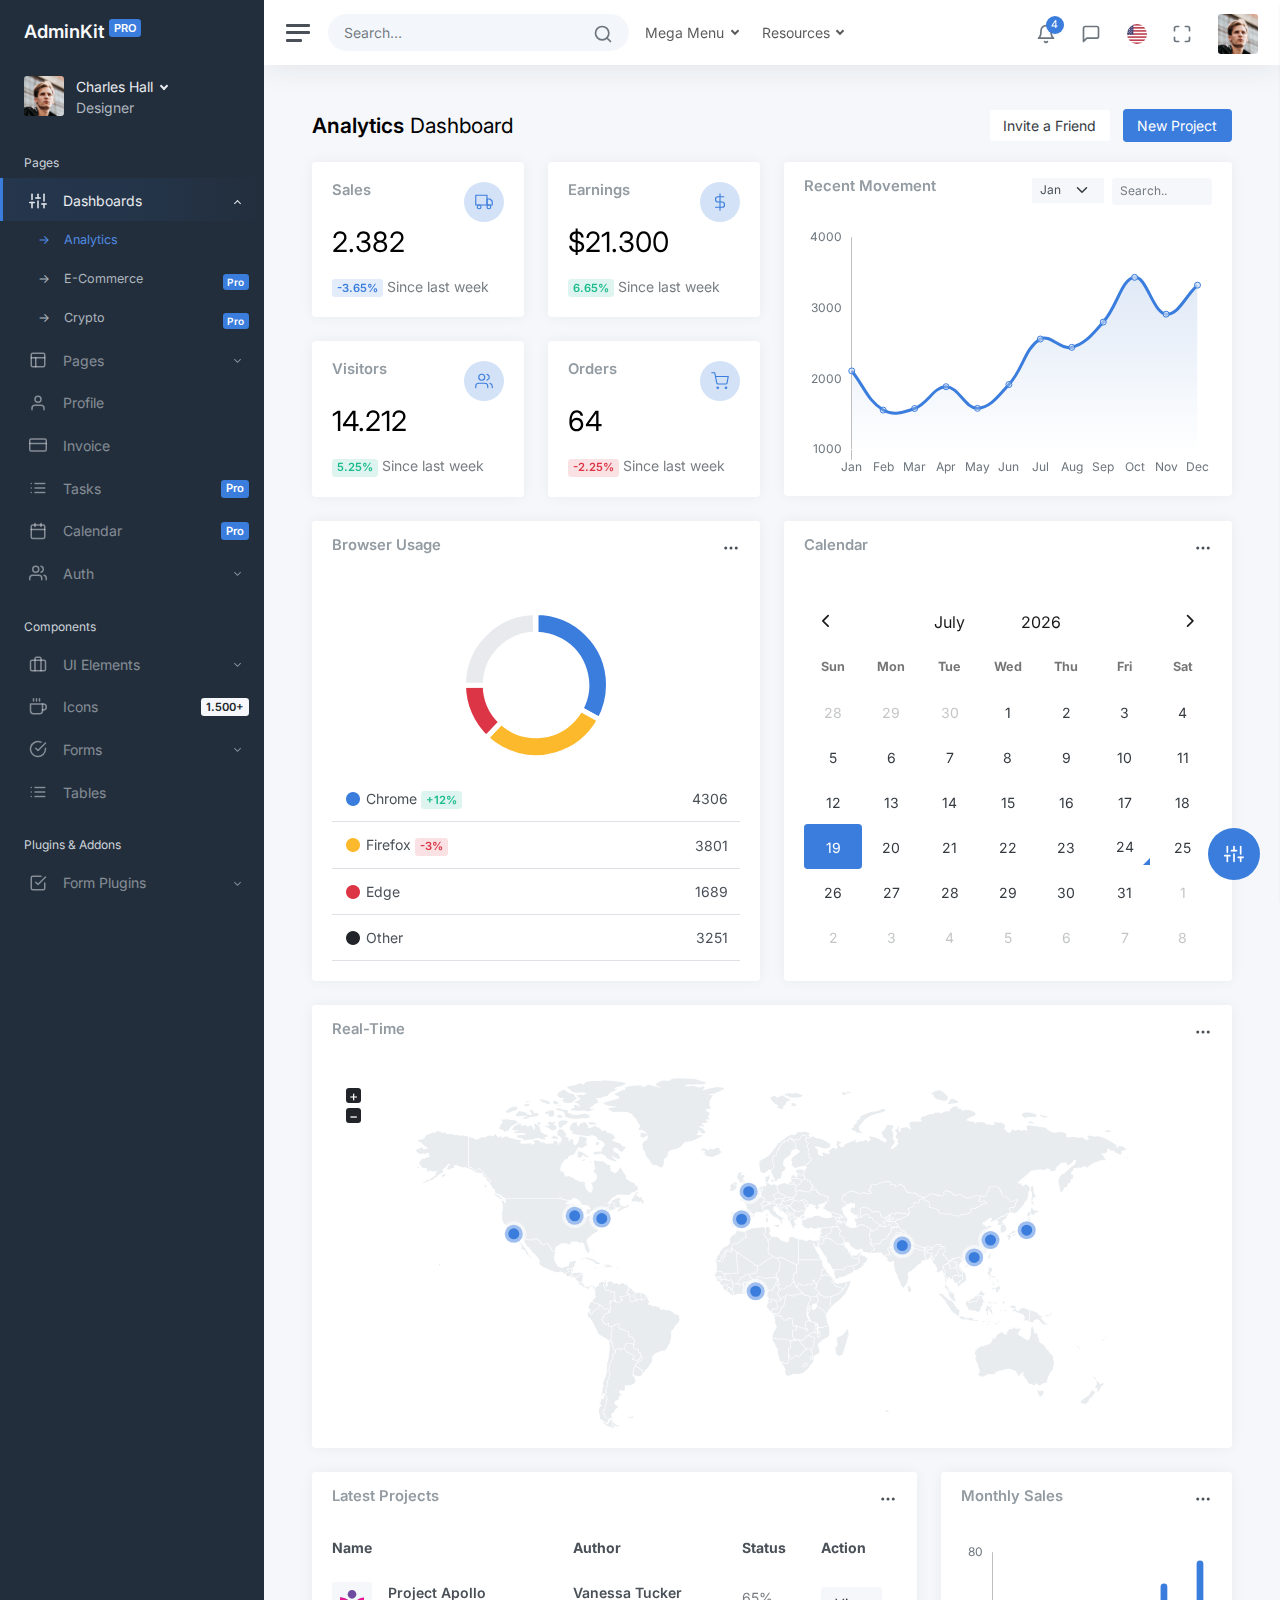
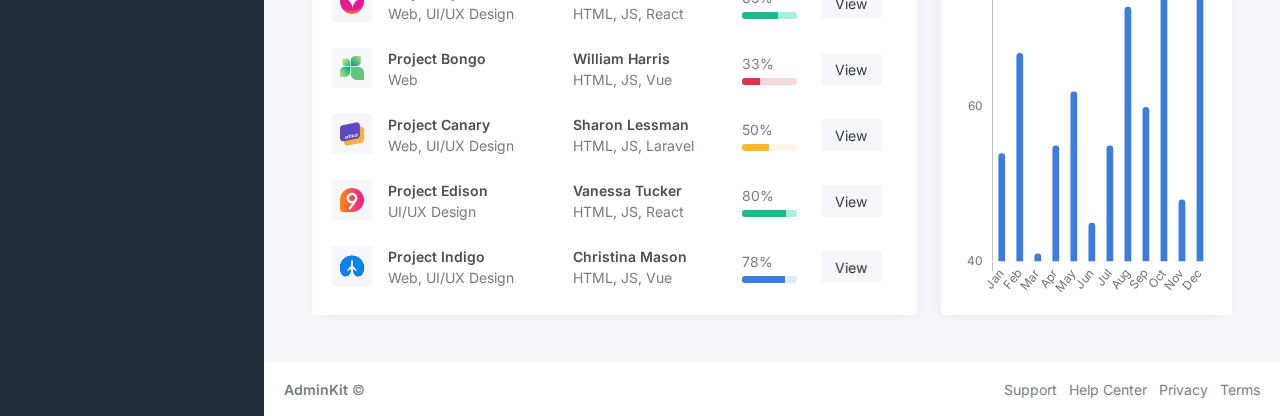
<file: resources/template/index.html>
<!DOCTYPE html>
<html lang="en">


<!-- Mirrored from demo.adminkit.io/ by HTTrack Website Copier/3.x [XR&CO'2014], Sat, 14 Oct 2023 08:47:42 GMT -->
<!-- Added by HTTrack --><meta http-equiv="content-type" content="text/html;charset=UTF-8" /><!-- /Added by HTTrack -->
<head>
	<meta charset="utf-8">
	<meta http-equiv="X-UA-Compatible" content="IE=edge">
	<meta name="viewport" content="width=device-width, initial-scale=1, shrink-to-fit=no">
	<meta name="description" content="Responsive Admin &amp; Dashboard Template based on Bootstrap 5">
	<meta name="author" content="AdminKit">
	<meta name="keywords" content="adminkit, bootstrap, bootstrap 5, admin, dashboard, template, responsive, css, sass, html, theme, front-end, ui kit, web">

	<link rel="preconnect" href="https://fonts.gstatic.com/">
	<link rel="shortcut icon" href="img/icons/icon-48x48.png" />

	<link rel="canonical" href="index.html" />

	<title>AdminKit Demo - Bootstrap 5 Admin Template</title>

	<link href="https://fonts.googleapis.com/css2?family=Inter:wght@300;400;600&amp;display=swap" rel="stylesheet">

	<!-- Choose your prefered color scheme -->
	<!-- <link href="css/light.css" rel="stylesheet"> -->
	<!-- <link href="css/dark.css" rel="stylesheet"> -->

	<!-- BEGIN SETTINGS -->
	<!-- Remove this after purchasing -->
	<link class="js-stylesheet" href="css/light.css" rel="stylesheet">
	<script src="js/settings.js"></script>
	<style>
		body {
			opacity: 0;
		}
	</style>
	<!-- END SETTINGS -->
<script async src="https://www.googletagmanager.com/gtag/js?id=UA-120946860-10"></script>
<script>
  window.dataLayer = window.dataLayer || [];
  function gtag(){dataLayer.push(arguments);}
  gtag('js', new Date());

  gtag('config', 'UA-120946860-10', { 'anonymize_ip': true });
</script></head>
<!--
  HOW TO USE:
  data-theme: default (default), dark, light, colored
  data-layout: fluid (default), boxed
  data-sidebar-position: left (default), right
  data-sidebar-layout: default (default), compact
-->

<body data-theme="default" data-layout="fluid" data-sidebar-position="left" data-sidebar-layout="default">
	<div class="wrapper">
		<nav id="sidebar" class="sidebar js-sidebar">
			<div class="sidebar-content js-simplebar">
				<a class='sidebar-brand' href='index.html'>
					<span class="sidebar-brand-text align-middle">
						AdminKit
						<sup><small class="badge bg-primary text-uppercase">Pro</small></sup>
					</span>
					<svg class="sidebar-brand-icon align-middle" width="32px" height="32px" viewBox="0 0 24 24" fill="none" stroke="#FFFFFF" stroke-width="1.5"
						stroke-linecap="square" stroke-linejoin="miter" color="#FFFFFF" style="margin-left: -3px">
						<path d="M12 4L20 8.00004L12 12L4 8.00004L12 4Z"></path>
						<path d="M20 12L12 16L4 12"></path>
						<path d="M20 16L12 20L4 16"></path>
					</svg>
				</a>

				<div class="sidebar-user">
					<div class="d-flex justify-content-center">
						<div class="flex-shrink-0">
							<img src="img/avatars/avatar.jpg" class="avatar img-fluid rounded me-1" alt="Charles Hall" />
						</div>
						<div class="flex-grow-1 ps-2">
							<a class="sidebar-user-title dropdown-toggle" href="#" data-bs-toggle="dropdown">
								Charles Hall
							</a>
							<div class="dropdown-menu dropdown-menu-start">
								<a class='dropdown-item' href='pages-profile.html'><i class="align-middle me-1" data-feather="user"></i> Profile</a>
								<a class="dropdown-item" href="#"><i class="align-middle me-1" data-feather="pie-chart"></i> Analytics</a>
								<div class="dropdown-divider"></div>
								<a class='dropdown-item' href='pages-settings.html'><i class="align-middle me-1" data-feather="settings"></i> Settings &
									Privacy</a>
								<a class="dropdown-item" href="#"><i class="align-middle me-1" data-feather="help-circle"></i> Help Center</a>
								<div class="dropdown-divider"></div>
								<a class="dropdown-item" href="#">Log out</a>
							</div>

							<div class="sidebar-user-subtitle">Designer</div>
						</div>
					</div>
				</div>

				<ul class="sidebar-nav">
					<li class="sidebar-header">
						Pages
					</li>
					<li class="sidebar-item active">
						<a data-bs-target="#dashboards" data-bs-toggle="collapse" class="sidebar-link">
							<i class="align-middle" data-feather="sliders"></i> <span class="align-middle">Dashboards</span>
						</a>
						<ul id="dashboards" class="sidebar-dropdown list-unstyled collapse show" data-bs-parent="#sidebar">
							<li class="sidebar-item active"><a class='sidebar-link' href='index.html'>Analytics</a></li>
							<li class="sidebar-item"><a class='sidebar-link' href='dashboard-ecommerce.html'>E-Commerce <span
										class="sidebar-badge badge bg-primary">Pro</span></a></li>
							<li class="sidebar-item"><a class='sidebar-link' href='dashboard-crypto.html'>Crypto <span
										class="sidebar-badge badge bg-primary">Pro</span></a></li>
						</ul>
					</li>

					<li class="sidebar-item">
						<a data-bs-target="#pages" data-bs-toggle="collapse" class="sidebar-link collapsed">
							<i class="align-middle" data-feather="layout"></i> <span class="align-middle">Pages</span>
						</a>
						<ul id="pages" class="sidebar-dropdown list-unstyled collapse " data-bs-parent="#sidebar">
							<li class="sidebar-item"><a class='sidebar-link' href='pages-settings.html'>Settings</a></li>
							<li class="sidebar-item"><a class='sidebar-link' href='pages-projects.html'>Projects <span
										class="sidebar-badge badge bg-primary">Pro</span></a></li>
							<li class="sidebar-item"><a class='sidebar-link' href='pages-clients.html'>Clients <span
										class="sidebar-badge badge bg-primary">Pro</span></a></li>
							<li class="sidebar-item"><a class='sidebar-link' href='pages-orders.html'>Orders <span
										class="sidebar-badge badge bg-primary">Pro</span></a></li>
							<li class="sidebar-item"><a class='sidebar-link' href='pages-pricing.html'>Pricing <span
										class="sidebar-badge badge bg-primary">Pro</span></a></li>
							<li class="sidebar-item"><a class='sidebar-link' href='pages-chat.html'>Chat <span
										class="sidebar-badge badge bg-primary">Pro</span></a></li>
							<li class="sidebar-item"><a class='sidebar-link' href='pages-blank.html'>Blank Page</a></li>
						</ul>
					</li>

					<li class="sidebar-item">
						<a class='sidebar-link' href='pages-profile.html'>
							<i class="align-middle" data-feather="user"></i> <span class="align-middle">Profile</span>
						</a>
					</li>

					<li class="sidebar-item">
						<a class='sidebar-link' href='pages-invoice.html'>
							<i class="align-middle" data-feather="credit-card"></i> <span class="align-middle">Invoice</span>
						</a>
					</li>

					<li class="sidebar-item">
						<a class='sidebar-link' href='pages-tasks.html'>
							<i class="align-middle" data-feather="list"></i> <span class="align-middle">Tasks</span>
							<span class="sidebar-badge badge bg-primary">Pro</span>
						</a>
					</li>

					<li class="sidebar-item">
						<a class='sidebar-link' href='calendar.html'>
							<i class="align-middle" data-feather="calendar"></i> <span class="align-middle">Calendar</span>
							<span class="sidebar-badge badge bg-primary">Pro</span>
						</a>
					</li>

					<li class="sidebar-item">
						<a href="#auth" data-bs-toggle="collapse" class="sidebar-link collapsed">
							<i class="align-middle" data-feather="users"></i> <span class="align-middle">Auth</span>
						</a>
						<ul id="auth" class="sidebar-dropdown list-unstyled collapse " data-bs-parent="#sidebar">
							<li class="sidebar-item"><a class='sidebar-link' href='pages-sign-in.html'>Sign In</a></li>
							<li class="sidebar-item"><a class='sidebar-link' href='pages-sign-up.html'>Sign Up</a></li>
							<li class="sidebar-item"><a class='sidebar-link' href='pages-reset-password.html'>Reset Password <span
										class="sidebar-badge badge bg-primary">Pro</span></a></li>
							<li class="sidebar-item"><a class='sidebar-link' href='pages-404.html'>404 Page <span
										class="sidebar-badge badge bg-primary">Pro</span></a></li>
							<li class="sidebar-item"><a class='sidebar-link' href='pages-500.html'>500 Page <span
										class="sidebar-badge badge bg-primary">Pro</span></a></li>
						</ul>
					</li>

					<li class="sidebar-header">
						Components
					</li>
					<li class="sidebar-item">
						<a data-bs-target="#ui" data-bs-toggle="collapse" class="sidebar-link collapsed">
							<i class="align-middle" data-feather="briefcase"></i> <span class="align-middle">UI Elements</span>
						</a>
						<ul id="ui" class="sidebar-dropdown list-unstyled collapse " data-bs-parent="#sidebar">
							<li class="sidebar-item"><a class='sidebar-link' href='ui-alerts.html'>Alerts <span
										class="sidebar-badge badge bg-primary">Pro</span></a></a></li>
							<li class="sidebar-item"><a class='sidebar-link' href='ui-buttons.html'>Buttons</a></li>
							<li class="sidebar-item"><a class='sidebar-link' href='ui-cards.html'>Cards</a></li>
							<li class="sidebar-item"><a class='sidebar-link' href='ui-general.html'>General</a></li>
							<li class="sidebar-item"><a class='sidebar-link' href='ui-grid.html'>Grid</a></li>
							<li class="sidebar-item"><a class='sidebar-link' href='ui-modals.html'>Modals <span
										class="sidebar-badge badge bg-primary">Pro</span></a></li>
							<li class="sidebar-item"><a class='sidebar-link' href='ui-offcanvas.html'>Offcanvas <span
										class="sidebar-badge badge bg-primary">Pro</span></a></li>
							<li class="sidebar-item"><a class='sidebar-link' href='ui-placeholders.html'>Placeholders <span
										class="sidebar-badge badge bg-primary">Pro</span></a></li>
							<li class="sidebar-item"><a class='sidebar-link' href='ui-tabs.html'>Tabs <span
										class="sidebar-badge badge bg-primary">Pro</span></a></li>
							<li class="sidebar-item"><a class='sidebar-link' href='ui-typography.html'>Typography</a></li>
						</ul>
					</li>
					<li class="sidebar-item">
						<a data-bs-target="#icons" data-bs-toggle="collapse" class="sidebar-link collapsed">
							<i class="align-middle" data-feather="coffee"></i> <span class="align-middle">Icons</span>
							<span class="sidebar-badge badge bg-light">1.500+</span>
						</a>
						<ul id="icons" class="sidebar-dropdown list-unstyled collapse " data-bs-parent="#sidebar">
							<li class="sidebar-item"><a class='sidebar-link' href='icons-feather.html'>Feather</a></li>
							<li class="sidebar-item"><a class='sidebar-link' href='icons-font-awesome.html'>Font Awesome <span
										class="sidebar-badge badge bg-primary">Pro</span></a></li>
						</ul>
					</li>
					<li class="sidebar-item">
						<a data-bs-target="#forms" data-bs-toggle="collapse" class="sidebar-link collapsed">
							<i class="align-middle" data-feather="check-circle"></i> <span class="align-middle">Forms</span>
						</a>
						<ul id="forms" class="sidebar-dropdown list-unstyled collapse " data-bs-parent="#sidebar">
							<li class="sidebar-item"><a class='sidebar-link' href='forms-basic-inputs.html'>Basic Inputs</a></li>
							<li class="sidebar-item"><a class='sidebar-link' href='forms-layouts.html'>Form Layouts <span
										class="sidebar-badge badge bg-primary">Pro</span></a></li>
							<li class="sidebar-item"><a class='sidebar-link' href='forms-input-groups.html'>Input Groups <span
										class="sidebar-badge badge bg-primary">Pro</span></a></li>
						</ul>
					</li>
					<li class="sidebar-item">
						<a class='sidebar-link' href='tables-bootstrap.html'>
							<i class="align-middle" data-feather="list"></i> <span class="align-middle">Tables</span>
						</a>
					</li>

					<li class="sidebar-header">
						Plugins & Addons
					</li>
					<li class="sidebar-item">
						<a data-bs-target="#form-plugins" data-bs-toggle="collapse" class="sidebar-link collapsed">
							<i class="align-middle" data-feather="check-square"></i> <span class="align-middle">Form Plugins</span>
						</a>
						<ul id="form-plugins" class="sidebar-dropdown list-unstyled collapse " data-bs-parent="#sidebar">
							<li class="sidebar-item"><a class='sidebar-link' href='forms-advanced-inputs.html'>Advanced Inputs <span
										class="sidebar-badge badge bg-primary">Pro</span></a></li>
							<li class="sidebar-item"><a class='sidebar-link' href='forms-editors.html'>Editors <span
										class="sidebar-badge badge bg-primary">Pro</span></a></li>
							<li class="sidebar-item"><a class='sidebar-link' href='forms-validation.html'>Validation <span
										class="sidebar-badge badge bg-primary">Pro</span></a></li>
						</ul>
					</li>
					<li class="sidebar-item">
						<a data-bs-target="#datatables" data-bs-toggle="collapse" class="sidebar-link collapsed">
							<i class="align-middle" data-feather="list"></i> <span class="align-middle">DataTables</span>
						</a>
						<ul id="datatables" class="sidebar-dropdown list-unstyled collapse " data-bs-parent="#sidebar">
							<li class="sidebar-item"><a class='sidebar-link' href='tables-datatables-responsive.html'>Responsive Table <span
										class="sidebar-badge badge bg-primary">Pro</span></a></li>
							<li class="sidebar-item"><a class='sidebar-link' href='tables-datatables-buttons.html'>Table with Buttons <span
										class="sidebar-badge badge bg-primary">Pro</span></a></li>
							<li class="sidebar-item"><a class='sidebar-link' href='tables-datatables-column-search.html'>Column Search <span
										class="sidebar-badge badge bg-primary">Pro</span></a></li>
							<li class="sidebar-item"><a class='sidebar-link' href='tables-datatables-fixed-header.html'>Fixed Header <span
										class="sidebar-badge badge bg-primary">Pro</span></a></li>
							<li class="sidebar-item"><a class='sidebar-link' href='tables-datatables-multi.html'>Multi Selection <span
										class="sidebar-badge badge bg-primary">Pro</span></a></li>
							<li class="sidebar-item"><a class='sidebar-link' href='tables-datatables-ajax.html'>Ajax Sourced Data <span
										class="sidebar-badge badge bg-primary">Pro</span></a></li>
						</ul>
					</li>
					<li class="sidebar-item">
						<a data-bs-target="#charts" data-bs-toggle="collapse" class="sidebar-link collapsed">
							<i class="align-middle" data-feather="bar-chart-2"></i> <span class="align-middle">Charts</span>
						</a>
						<ul id="charts" class="sidebar-dropdown list-unstyled collapse " data-bs-parent="#sidebar">
							<li class="sidebar-item"><a class='sidebar-link' href='charts-chartjs.html'>Chart.js</a></li>
							<li class="sidebar-item"><a class='sidebar-link' href='charts-apexcharts.html'>ApexCharts <span
										class="sidebar-badge badge bg-primary">Pro</span></a></li>
						</ul>
					</li>
					<li class="sidebar-item">
						<a class='sidebar-link' href='notifications.html'>
							<i class="align-middle" data-feather="bell"></i> <span class="align-middle">Notifications</span>
							<span class="sidebar-badge badge bg-primary">Pro</span>
						</a>
					</li>
					<li class="sidebar-item">
						<a data-bs-target="#maps" data-bs-toggle="collapse" class="sidebar-link collapsed">
							<i class="align-middle" data-feather="map"></i> <span class="align-middle">Maps</span>
						</a>
						<ul id="maps" class="sidebar-dropdown list-unstyled collapse " data-bs-parent="#sidebar">
							<li class="sidebar-item"><a class='sidebar-link' href='maps-google.html'>Google Maps</a></li>
							<li class="sidebar-item"><a class='sidebar-link' href='maps-vector.html'>Vector Maps <span
										class="sidebar-badge badge bg-primary">Pro</span></a></li>
						</ul>
					</li>

					<li class="sidebar-item">
						<a data-bs-target="#multi" data-bs-toggle="collapse" class="sidebar-link collapsed">
							<i class="align-middle" data-feather="corner-right-down"></i> <span class="align-middle">Multi Level</span>
						</a>
						<ul id="multi" class="sidebar-dropdown list-unstyled collapse" data-bs-parent="#sidebar">
							<li class="sidebar-item">
								<a data-bs-target="#multi-2" data-bs-toggle="collapse" class="sidebar-link collapsed">Two Levels</a>
								<ul id="multi-2" class="sidebar-dropdown list-unstyled collapse">
									<li class="sidebar-item">
										<a class="sidebar-link" href="#">Item 1</a>
									</li>
									<li class="sidebar-item">
										<a class="sidebar-link" href="#">Item 2</a>
									</li>
								</ul>
							</li>
							<li class="sidebar-item">
								<a data-bs-target="#multi-3" data-bs-toggle="collapse" class="sidebar-link collapsed">Three Levels</a>
								<ul id="multi-3" class="sidebar-dropdown list-unstyled collapse">
									<li class="sidebar-item">
										<a data-bs-target="#multi-3-1" data-bs-toggle="collapse" class="sidebar-link collapsed">Item 1</a>
										<ul id="multi-3-1" class="sidebar-dropdown list-unstyled collapse">
											<li class="sidebar-item">
												<a class="sidebar-link" href="#">Item 1</a>
											</li>
											<li class="sidebar-item">
												<a class="sidebar-link" href="#">Item 2</a>
											</li>
										</ul>
									</li>
									<li class="sidebar-item">
										<a class="sidebar-link" href="#">Item 2</a>
									</li>
								</ul>
							</li>
						</ul>
					</li>
				</ul>

				<div class="sidebar-cta">
					<div class="sidebar-cta-content">
						<strong class="d-inline-block mb-2">Weekly Sales Report</strong>
						<div class="mb-3 text-sm">
							Your weekly sales report is ready for download!
						</div>

						<div class="d-grid">
							<a href="https://adminkit.io/" class="btn btn-outline-primary" target="_blank">Download</a>
						</div>
					</div>
				</div>
			</div>
		</nav>

		<div class="main">
			<nav class="navbar navbar-expand navbar-light navbar-bg">
				<a class="sidebar-toggle js-sidebar-toggle">
					<i class="hamburger align-self-center"></i>
				</a>

				<form class="d-none d-sm-inline-block">
					<div class="input-group input-group-navbar">
						<input type="text" class="form-control" placeholder="Search…" aria-label="Search">
						<button class="btn" type="button">
							<i class="align-middle" data-feather="search"></i>
						</button>
					</div>
				</form>

				<ul class="navbar-nav d-none d-lg-flex">
					<li class="nav-item px-2 dropdown">
						<a class="nav-link dropdown-toggle" href="#" id="megaDropdown" role="button" data-bs-toggle="dropdown" aria-haspopup="true"
							aria-expanded="false">
							Mega Menu
						</a>
						<div class="dropdown-menu dropdown-menu-start dropdown-mega" aria-labelledby="megaDropdown">
							<div class="d-md-flex align-items-start justify-content-start">
								<div class="dropdown-mega-list">
									<div class="dropdown-header">UI Elements</div>
									<a class="dropdown-item" href="#">Alerts</a>
									<a class="dropdown-item" href="#">Buttons</a>
									<a class="dropdown-item" href="#">Cards</a>
									<a class="dropdown-item" href="#">Carousel</a>
									<a class="dropdown-item" href="#">General</a>
									<a class="dropdown-item" href="#">Grid</a>
									<a class="dropdown-item" href="#">Modals</a>
									<a class="dropdown-item" href="#">Tabs</a>
									<a class="dropdown-item" href="#">Typography</a>
								</div>
								<div class="dropdown-mega-list">
									<div class="dropdown-header">Forms</div>
									<a class="dropdown-item" href="#">Layouts</a>
									<a class="dropdown-item" href="#">Basic Inputs</a>
									<a class="dropdown-item" href="#">Input Groups</a>
									<a class="dropdown-item" href="#">Advanced Inputs</a>
									<a class="dropdown-item" href="#">Editors</a>
									<a class="dropdown-item" href="#">Validation</a>
									<a class="dropdown-item" href="#">Wizard</a>
								</div>
								<div class="dropdown-mega-list">
									<div class="dropdown-header">Tables</div>
									<a class="dropdown-item" href="#">Basic Tables</a>
									<a class="dropdown-item" href="#">Responsive Table</a>
									<a class="dropdown-item" href="#">Table with Buttons</a>
									<a class="dropdown-item" href="#">Column Search</a>
									<a class="dropdown-item" href="#">Muulti Selection</a>
									<a class="dropdown-item" href="#">Ajax Sourced Data</a>
								</div>
							</div>
						</div>
					</li>

					<li class="nav-item dropdown">
						<a class="nav-link dropdown-toggle" href="#" id="resourcesDropdown" role="button" data-bs-toggle="dropdown" aria-haspopup="true"
							aria-expanded="false">
							Resources
						</a>
						<div class="dropdown-menu" aria-labelledby="resourcesDropdown">
							<a class="dropdown-item" href="https://adminkit.io/" target="_blank"><i class="align-middle me-1" data-feather="home"></i>
								Homepage</a>
							<a class="dropdown-item" href="https://adminkit.io/docs/" target="_blank"><i class="align-middle me-1" data-feather="book-open"></i>
								Documentation</a>
							<a class="dropdown-item" href="https://adminkit.io/docs/getting-started/changelog/" target="_blank"><i class="align-middle me-1"
									data-feather="edit"></i> Changelog</a>
						</div>
					</li>
				</ul>

				<div class="navbar-collapse collapse">
					<ul class="navbar-nav navbar-align">
						<li class="nav-item dropdown">
							<a class="nav-icon dropdown-toggle" href="#" id="alertsDropdown" data-bs-toggle="dropdown">
								<div class="position-relative">
									<i class="align-middle" data-feather="bell"></i>
									<span class="indicator">4</span>
								</div>
							</a>
							<div class="dropdown-menu dropdown-menu-lg dropdown-menu-end py-0" aria-labelledby="alertsDropdown">
								<div class="dropdown-menu-header">
									4 New Notifications
								</div>
								<div class="list-group">
									<a href="#" class="list-group-item">
										<div class="row g-0 align-items-center">
											<div class="col-2">
												<i class="text-danger" data-feather="alert-circle"></i>
											</div>
											<div class="col-10">
												<div class="text-dark">Update completed</div>
												<div class="text-muted small mt-1">Restart server 12 to complete the update.</div>
												<div class="text-muted small mt-1">30m ago</div>
											</div>
										</div>
									</a>
									<a href="#" class="list-group-item">
										<div class="row g-0 align-items-center">
											<div class="col-2">
												<i class="text-warning" data-feather="bell"></i>
											</div>
											<div class="col-10">
												<div class="text-dark">Lorem ipsum</div>
												<div class="text-muted small mt-1">Aliquam ex eros, imperdiet vulputate hendrerit et.</div>
												<div class="text-muted small mt-1">2h ago</div>
											</div>
										</div>
									</a>
									<a href="#" class="list-group-item">
										<div class="row g-0 align-items-center">
											<div class="col-2">
												<i class="text-primary" data-feather="home"></i>
											</div>
											<div class="col-10">
												<div class="text-dark">Login from 192.186.1.8</div>
												<div class="text-muted small mt-1">5h ago</div>
											</div>
										</div>
									</a>
									<a href="#" class="list-group-item">
										<div class="row g-0 align-items-center">
											<div class="col-2">
												<i class="text-success" data-feather="user-plus"></i>
											</div>
											<div class="col-10">
												<div class="text-dark">New connection</div>
												<div class="text-muted small mt-1">Christina accepted your request.</div>
												<div class="text-muted small mt-1">14h ago</div>
											</div>
										</div>
									</a>
								</div>
								<div class="dropdown-menu-footer">
									<a href="#" class="text-muted">Show all notifications</a>
								</div>
							</div>
						</li>
						<li class="nav-item dropdown">
							<a class="nav-icon dropdown-toggle" href="#" id="messagesDropdown" data-bs-toggle="dropdown">
								<div class="position-relative">
									<i class="align-middle" data-feather="message-square"></i>
								</div>
							</a>
							<div class="dropdown-menu dropdown-menu-lg dropdown-menu-end py-0" aria-labelledby="messagesDropdown">
								<div class="dropdown-menu-header">
									<div class="position-relative">
										4 New Messages
									</div>
								</div>
								<div class="list-group">
									<a href="#" class="list-group-item">
										<div class="row g-0 align-items-center">
											<div class="col-2">
												<img src="img/avatars/avatar-5.jpg" class="avatar img-fluid rounded-circle" alt="Vanessa Tucker">
											</div>
											<div class="col-10 ps-2">
												<div class="text-dark">Vanessa Tucker</div>
												<div class="text-muted small mt-1">Nam pretium turpis et arcu. Duis arcu tortor.</div>
												<div class="text-muted small mt-1">15m ago</div>
											</div>
										</div>
									</a>
									<a href="#" class="list-group-item">
										<div class="row g-0 align-items-center">
											<div class="col-2">
												<img src="img/avatars/avatar-2.jpg" class="avatar img-fluid rounded-circle" alt="William Harris">
											</div>
											<div class="col-10 ps-2">
												<div class="text-dark">William Harris</div>
												<div class="text-muted small mt-1">Curabitur ligula sapien euismod vitae.</div>
												<div class="text-muted small mt-1">2h ago</div>
											</div>
										</div>
									</a>
									<a href="#" class="list-group-item">
										<div class="row g-0 align-items-center">
											<div class="col-2">
												<img src="img/avatars/avatar-4.jpg" class="avatar img-fluid rounded-circle" alt="Christina Mason">
											</div>
											<div class="col-10 ps-2">
												<div class="text-dark">Christina Mason</div>
												<div class="text-muted small mt-1">Pellentesque auctor neque nec urna.</div>
												<div class="text-muted small mt-1">4h ago</div>
											</div>
										</div>
									</a>
									<a href="#" class="list-group-item">
										<div class="row g-0 align-items-center">
											<div class="col-2">
												<img src="img/avatars/avatar-3.jpg" class="avatar img-fluid rounded-circle" alt="Sharon Lessman">
											</div>
											<div class="col-10 ps-2">
												<div class="text-dark">Sharon Lessman</div>
												<div class="text-muted small mt-1">Aenean tellus metus, bibendum sed, posuere ac, mattis non.</div>
												<div class="text-muted small mt-1">5h ago</div>
											</div>
										</div>
									</a>
								</div>
								<div class="dropdown-menu-footer">
									<a href="#" class="text-muted">Show all messages</a>
								</div>
							</div>
						</li>
						<li class="nav-item dropdown">
							<a class="nav-flag dropdown-toggle" href="#" id="languageDropdown" data-bs-toggle="dropdown">
								<img src="img/flags/us.png" alt="English" />
							</a>
							<div class="dropdown-menu dropdown-menu-end" aria-labelledby="languageDropdown">
								<a class="dropdown-item" href="#">
									<img src="img/flags/us.png" alt="English" width="20" class="align-middle me-1" />
									<span class="align-middle">English</span>
								</a>
								<a class="dropdown-item" href="#">
									<img src="img/flags/es.png" alt="Spanish" width="20" class="align-middle me-1" />
									<span class="align-middle">Spanish</span>
								</a>
								<a class="dropdown-item" href="#">
									<img src="img/flags/ru.png" alt="Russian" width="20" class="align-middle me-1" />
									<span class="align-middle">Russian</span>
								</a>
								<a class="dropdown-item" href="#">
									<img src="img/flags/de.png" alt="German" width="20" class="align-middle me-1" />
									<span class="align-middle">German</span>
								</a>
							</div>
						</li>
						<li class="nav-item">
							<a class="nav-icon js-fullscreen d-none d-lg-block" href="#">
								<div class="position-relative">
									<i class="align-middle" data-feather="maximize"></i>
								</div>
							</a>
						</li>
						<li class="nav-item dropdown">
							<a class="nav-icon pe-md-0 dropdown-toggle" href="#" data-bs-toggle="dropdown">
								<img src="img/avatars/avatar.jpg" class="avatar img-fluid rounded" alt="Charles Hall" />
							</a>
							<div class="dropdown-menu dropdown-menu-end">
								<a class='dropdown-item' href='pages-profile.html'><i class="align-middle me-1" data-feather="user"></i> Profile</a>
								<a class="dropdown-item" href="#"><i class="align-middle me-1" data-feather="pie-chart"></i> Analytics</a>
								<div class="dropdown-divider"></div>
								<a class='dropdown-item' href='pages-settings.html'><i class="align-middle me-1" data-feather="settings"></i> Settings &
									Privacy</a>
								<a class="dropdown-item" href="#"><i class="align-middle me-1" data-feather="help-circle"></i> Help Center</a>
								<div class="dropdown-divider"></div>
								<a class="dropdown-item" href="#">Log out</a>
							</div>
						</li>
					</ul>
				</div>
			</nav>

			<main class="content">
				<div class="container-fluid p-0">

					<div class="row mb-2 mb-xl-3">
						<div class="col-auto d-none d-sm-block">
							<h3><strong>Analytics</strong> Dashboard</h3>
						</div>

						<div class="col-auto ms-auto text-end mt-n1">
							<a href="#" class="btn btn-light bg-white me-2">Invite a Friend</a>
							<a href="#" class="btn btn-primary">New Project</a>
						</div>
					</div>
					<div class="row">
						<div class="col-xl-6 col-xxl-5 d-flex">
							<div class="w-100">
								<div class="row">
									<div class="col-sm-6">
										<div class="card">
											<div class="card-body">
												<div class="row">
													<div class="col mt-0">
														<h5 class="card-title">Sales</h5>
													</div>

													<div class="col-auto">
														<div class="stat text-primary">
															<i class="align-middle" data-feather="truck"></i>
														</div>
													</div>
												</div>
												<h1 class="mt-1 mb-3">2.382</h1>
												<div class="mb-0">
													<span class="badge badge-primary-light"> <i class="mdi mdi-arrow-bottom-right"></i> -3.65% </span>
													<span class="text-muted">Since last week</span>
												</div>
											</div>
										</div>
										<div class="card">
											<div class="card-body">
												<div class="row">
													<div class="col mt-0">
														<h5 class="card-title">Visitors</h5>
													</div>

													<div class="col-auto">
														<div class="stat text-primary">
															<i class="align-middle" data-feather="users"></i>
														</div>
													</div>
												</div>
												<h1 class="mt-1 mb-3">14.212</h1>
												<div class="mb-0">
													<span class="badge badge-success-light"> <i class="mdi mdi-arrow-bottom-right"></i> 5.25% </span>
													<span class="text-muted">Since last week</span>
												</div>
											</div>
										</div>
									</div>
									<div class="col-sm-6">
										<div class="card">
											<div class="card-body">
												<div class="row">
													<div class="col mt-0">
														<h5 class="card-title">Earnings</h5>
													</div>

													<div class="col-auto">
														<div class="stat text-primary">
															<i class="align-middle" data-feather="dollar-sign"></i>
														</div>
													</div>
												</div>
												<h1 class="mt-1 mb-3">$21.300</h1>
												<div class="mb-0">
													<span class="badge badge-success-light"> <i class="mdi mdi-arrow-bottom-right"></i> 6.65% </span>
													<span class="text-muted">Since last week</span>
												</div>
											</div>
										</div>
										<div class="card">
											<div class="card-body">
												<div class="row">
													<div class="col mt-0">
														<h5 class="card-title">Orders</h5>
													</div>

													<div class="col-auto">
														<div class="stat text-primary">
															<i class="align-middle" data-feather="shopping-cart"></i>
														</div>
													</div>
												</div>
												<h1 class="mt-1 mb-3">64</h1>
												<div class="mb-0">
													<span class="badge badge-danger-light"> <i class="mdi mdi-arrow-bottom-right"></i> -2.25% </span>
													<span class="text-muted">Since last week</span>
												</div>
											</div>
										</div>
									</div>
								</div>
							</div>
						</div>

						<div class="col-xl-6 col-xxl-7">
							<div class="card flex-fill w-100">
								<div class="card-header">
									<div class="float-end">
										<form class="row g-2">
											<div class="col-auto">
												<select class="form-select form-select-sm bg-light border-0">
													<option>Jan</option>
													<option value="1">Feb</option>
													<option value="2">Mar</option>
													<option value="3">Apr</option>
												</select>
											</div>
											<div class="col-auto">
												<input type="text" class="form-control form-control-sm bg-light rounded-2 border-0" style="width: 100px;"
													placeholder="Search..">
											</div>
										</form>
									</div>
									<h5 class="card-title mb-0">Recent Movement</h5>
								</div>
								<div class="card-body pt-2 pb-3">
									<div class="chart chart-sm">
										<canvas id="chartjs-dashboard-line"></canvas>
									</div>
								</div>
							</div>
						</div>
					</div>

					<div class="row">
						<div class="col-12 col-md-6 col-xxl-3 d-flex order-1 order-xxl-3">
							<div class="card flex-fill w-100">
								<div class="card-header">
									<div class="card-actions float-end">
										<div class="dropdown position-relative">
											<a href="#" data-bs-toggle="dropdown" data-bs-display="static">
												<i class="align-middle" data-feather="more-horizontal"></i>
											</a>

											<div class="dropdown-menu dropdown-menu-end">
												<a class="dropdown-item" href="#">Action</a>
												<a class="dropdown-item" href="#">Another action</a>
												<a class="dropdown-item" href="#">Something else here</a>
											</div>
										</div>
									</div>
									<h5 class="card-title mb-0">Browser Usage</h5>
								</div>
								<div class="card-body d-flex">
									<div class="align-self-center w-100">
										<div class="py-3">
											<div class="chart chart-xs">
												<canvas id="chartjs-dashboard-pie"></canvas>
											</div>
										</div>

										<table class="table mb-0">
											<tbody>
												<tr>
													<td><i class="fas fa-circle text-primary fa-fw"></i> Chrome <span
															class="badge badge-success-light">+12%</span></td>
													<td class="text-end">4306</td>
												</tr>
												<tr>
													<td><i class="fas fa-circle text-warning fa-fw"></i> Firefox <span
															class="badge badge-danger-light">-3%</span></td>
													<td class="text-end">3801</td>
												</tr>
												<tr>
													<td><i class="fas fa-circle text-danger fa-fw"></i> Edge</td>
													<td class="text-end">1689</td>
												</tr>
												<tr>
													<td><i class="fas fa-circle text-dark fa-fw"></i> Other</td>
													<td class="text-end">3251</td>
												</tr>
											</tbody>
										</table>
									</div>
								</div>
							</div>
						</div>
						<div class="col-12 col-md-12 col-xxl-6 d-flex order-3 order-xxl-2">
							<div class="card flex-fill w-100">
								<div class="card-header">
									<div class="card-actions float-end">
										<div class="dropdown position-relative">
											<a href="#" data-bs-toggle="dropdown" data-bs-display="static">
												<i class="align-middle" data-feather="more-horizontal"></i>
											</a>

											<div class="dropdown-menu dropdown-menu-end">
												<a class="dropdown-item" href="#">Action</a>
												<a class="dropdown-item" href="#">Another action</a>
												<a class="dropdown-item" href="#">Something else here</a>
											</div>
										</div>
									</div>
									<h5 class="card-title mb-0">Real-Time</h5>
								</div>
								<div class="card-body px-4">
									<div id="world_map" style="height:350px;"></div>
								</div>
							</div>
						</div>
						<div class="col-12 col-md-6 col-xxl-3 d-flex order-2 order-xxl-1">
							<div class="card flex-fill">
								<div class="card-header">
									<div class="card-actions float-end">
										<div class="dropdown position-relative">
											<a href="#" data-bs-toggle="dropdown" data-bs-display="static">
												<i class="align-middle" data-feather="more-horizontal"></i>
											</a>

											<div class="dropdown-menu dropdown-menu-end">
												<a class="dropdown-item" href="#">Action</a>
												<a class="dropdown-item" href="#">Another action</a>
												<a class="dropdown-item" href="#">Something else here</a>
											</div>
										</div>
									</div>
									<h5 class="card-title mb-0">Calendar</h5>
								</div>
								<div class="card-body d-flex">
									<div class="align-self-center w-100">
										<div class="chart">
											<div id="datetimepicker-dashboard"></div>
										</div>
									</div>
								</div>
							</div>
						</div>
					</div>

					<div class="row">
						<div class="col-12 col-lg-8 col-xxl-9 d-flex">
							<div class="card flex-fill">
								<div class="card-header">
									<div class="card-actions float-end">
										<div class="dropdown position-relative">
											<a href="#" data-bs-toggle="dropdown" data-bs-display="static">
												<i class="align-middle" data-feather="more-horizontal"></i>
											</a>

											<div class="dropdown-menu dropdown-menu-end">
												<a class="dropdown-item" href="#">Action</a>
												<a class="dropdown-item" href="#">Another action</a>
												<a class="dropdown-item" href="#">Something else here</a>
											</div>
										</div>
									</div>
									<h5 class="card-title mb-0">Latest Projects</h5>
								</div>
								<table class="table table-borderless my-0">
									<thead>
										<tr>
											<th>Name</th>
											<th class="d-none d-xxl-table-cell">Company</th>
											<th class="d-none d-xl-table-cell">Author</th>
											<th>Status</th>
											<th class="d-none d-xl-table-cell">Action</th>
										</tr>
									</thead>
									<tbody>
										<tr>
											<td>
												<div class="d-flex">
													<div class="flex-shrink-0">
														<div class="bg-light rounded-2">
															<img class="p-2" src="img/icons/brand-1.svg">
														</div>
													</div>
													<div class="flex-grow-1 ms-3">
														<strong>Project Apollo</strong>
														<div class="text-muted">
															Web, UI/UX Design
														</div>
													</div>
												</div>
											</td>
											<td class="d-none d-xxl-table-cell">
												<strong>Lechters</strong>
												<div class="text-muted">
													Real Estate
												</div>
											</td>
											<td class="d-none d-xl-table-cell">
												<strong>Vanessa Tucker</strong>
												<div class="text-muted">
													HTML, JS, React
												</div>
											</td>
											<td>
												<div class="d-flex flex-column w-100">
													<span class="me-2 mb-1 text-muted">65%</span>
													<div class="progress progress-sm bg-success-light w-100">
														<div class="progress-bar bg-success" role="progressbar" style="width: 65%;"></div>
													</div>
												</div>
											</td>
											<td class="d-none d-xl-table-cell">
												<a href="#" class="btn btn-light">View</a>
											</td>
										</tr>
										<tr>
											<td>
												<div class="d-flex">
													<div class="flex-shrink-0">
														<div class="bg-light rounded-2">
															<img class="p-2" src="img/icons/brand-2.svg">
														</div>
													</div>
													<div class="flex-grow-1 ms-3">
														<strong>Project Bongo</strong>
														<div class="text-muted">
															Web
														</div>
													</div>
												</div>
											</td>
											<td class="d-none d-xxl-table-cell">
												<strong>Cellophane Transportation</strong>
												<div class="text-muted">
													Transportation
												</div>
											</td>
											<td class="d-none d-xl-table-cell">
												<strong>William Harris</strong>
												<div class="text-muted">
													HTML, JS, Vue
												</div>
											</td>
											<td>
												<div class="d-flex flex-column w-100">
													<span class="me-2 mb-1 text-muted">33%</span>
													<div class="progress progress-sm bg-danger-light w-100">
														<div class="progress-bar bg-danger" role="progressbar" style="width: 33%;"></div>
													</div>
												</div>
											</td>
											<td class="d-none d-xl-table-cell">
												<a href="#" class="btn btn-light">View</a>
											</td>
										</tr>
										<tr>
											<td>
												<div class="d-flex">
													<div class="flex-shrink-0">
														<div class="bg-light rounded-2">
															<img class="p-2" src="img/icons/brand-3.svg">
														</div>
													</div>
													<div class="flex-grow-1 ms-3">
														<strong>Project Canary</strong>
														<div class="text-muted">
															Web, UI/UX Design
														</div>
													</div>
												</div>
											</td>
											<td class="d-none d-xxl-table-cell">
												<strong>Clemens</strong>
												<div class="text-muted">
													Insurance
												</div>
											</td>
											<td class="d-none d-xl-table-cell">
												<strong>Sharon Lessman</strong>
												<div class="text-muted">
													HTML, JS, Laravel
												</div>
											</td>
											<td>
												<div class="d-flex flex-column w-100">
													<span class="me-2 mb-1 text-muted">50%</span>
													<div class="progress progress-sm bg-warning-light w-100">
														<div class="progress-bar bg-warning" role="progressbar" style="width: 50%;"></div>
													</div>
												</div>
											</td>
											<td class="d-none d-xl-table-cell">
												<a href="#" class="btn btn-light">View</a>
											</td>
										</tr>
										<tr>
											<td>
												<div class="d-flex">
													<div class="flex-shrink-0">
														<div class="bg-light rounded-2">
															<img class="p-2" src="img/icons/brand-4.svg">
														</div>
													</div>
													<div class="flex-grow-1 ms-3">
														<strong>Project Edison</strong>
														<div class="text-muted">
															UI/UX Design
														</div>
													</div>
												</div>
											</td>
											<td class="d-none d-xxl-table-cell">
												<strong>Affinity Investment Group</strong>
												<div class="text-muted">
													Finance
												</div>
											</td>
											<td class="d-none d-xl-table-cell">
												<strong>Vanessa Tucker</strong>
												<div class="text-muted">
													HTML, JS, React
												</div>
											</td>
											<td>
												<div class="d-flex flex-column w-100">
													<span class="me-2 mb-1 text-muted">80%</span>
													<div class="progress progress-sm bg-success-light w-100">
														<div class="progress-bar bg-success" role="progressbar" style="width: 80%;"></div>
													</div>
												</div>
											</td>
											<td class="d-none d-xl-table-cell">
												<a href="#" class="btn btn-light">View</a>
											</td>
										</tr>
										<tr>
											<td>
												<div class="d-flex">
													<div class="flex-shrink-0">
														<div class="bg-light rounded-2">
															<img class="p-2" src="img/icons/brand-5.svg">
														</div>
													</div>
													<div class="flex-grow-1 ms-3">
														<strong>Project Indigo</strong>
														<div class="text-muted">
															Web, UI/UX Design
														</div>
													</div>
												</div>
											</td>
											<td class="d-none d-xxl-table-cell">
												<strong>Konsili</strong>
												<div class="text-muted">
													Retail
												</div>
											</td>
											<td class="d-none d-xl-table-cell">
												<strong>Christina Mason</strong>
												<div class="text-muted">
													HTML, JS, Vue
												</div>
											</td>
											<td>
												<div class="d-flex flex-column w-100">
													<span class="me-2 mb-1 text-muted">78%</span>
													<div class="progress progress-sm bg-primary-light w-100">
														<div class="progress-bar bg-primary" role="progressbar" style="width: 78%;"></div>
													</div>
												</div>
											</td>
											<td class="d-none d-xl-table-cell">
												<a href="#" class="btn btn-light">View</a>
											</td>
										</tr>
									</tbody>
								</table>
							</div>
						</div>
						<div class="col-12 col-lg-4 col-xxl-3 d-flex">
							<div class="card flex-fill w-100">
								<div class="card-header">
									<div class="card-actions float-end">
										<div class="dropdown position-relative">
											<a href="#" data-bs-toggle="dropdown" data-bs-display="static">
												<i class="align-middle" data-feather="more-horizontal"></i>
											</a>

											<div class="dropdown-menu dropdown-menu-end">
												<a class="dropdown-item" href="#">Action</a>
												<a class="dropdown-item" href="#">Another action</a>
												<a class="dropdown-item" href="#">Something else here</a>
											</div>
										</div>
									</div>
									<h5 class="card-title mb-0">Monthly Sales</h5>
								</div>
								<div class="card-body d-flex w-100">
									<div class="align-self-center chart chart-lg">
										<canvas id="chartjs-dashboard-bar"></canvas>
									</div>
								</div>
							</div>
						</div>
					</div>

				</div>
			</main>

			<footer class="footer">
				<div class="container-fluid">
					<div class="row text-muted">
						<div class="col-6 text-start">
							<p class="mb-0">
								<a href="https://adminkit.io/" target="_blank" class="text-muted"><strong>AdminKit</strong></a> &copy;
							</p>
						</div>
						<div class="col-6 text-end">
							<ul class="list-inline">
								<li class="list-inline-item">
									<a class="text-muted" href="#">Support</a>
								</li>
								<li class="list-inline-item">
									<a class="text-muted" href="#">Help Center</a>
								</li>
								<li class="list-inline-item">
									<a class="text-muted" href="#">Privacy</a>
								</li>
								<li class="list-inline-item">
									<a class="text-muted" href="#">Terms</a>
								</li>
							</ul>
						</div>
					</div>
				</div>
			</footer>
		</div>
	</div>

	<script src="js/app.js"></script>

	<script>
		document.addEventListener("DOMContentLoaded", function() {
			var ctx = document.getElementById("chartjs-dashboard-line").getContext("2d");
			var gradientLight = ctx.createLinearGradient(0, 0, 0, 225);
			gradientLight.addColorStop(0, "rgba(215, 227, 244, 1)");
			gradientLight.addColorStop(1, "rgba(215, 227, 244, 0)");
			var gradientDark = ctx.createLinearGradient(0, 0, 0, 225);
			gradientDark.addColorStop(0, "rgba(51, 66, 84, 1)");
			gradientDark.addColorStop(1, "rgba(51, 66, 84, 0)");
			// Line chart
			new Chart(document.getElementById("chartjs-dashboard-line"), {
				type: "line",
				data: {
					labels: ["Jan", "Feb", "Mar", "Apr", "May", "Jun", "Jul", "Aug", "Sep", "Oct", "Nov", "Dec"],
					datasets: [{
						label: "Sales ($)",
						fill: true,
						backgroundColor: window.theme.id === "light" ? gradientLight : gradientDark,
						borderColor: window.theme.primary,
						data: [
							2115,
							1562,
							1584,
							1892,
							1587,
							1923,
							2566,
							2448,
							2805,
							3438,
							2917,
							3327
						]
					}]
				},
				options: {
					maintainAspectRatio: false,
					legend: {
						display: false
					},
					tooltips: {
						intersect: false
					},
					hover: {
						intersect: true
					},
					plugins: {
						filler: {
							propagate: false
						}
					},
					scales: {
						xAxes: [{
							reverse: true,
							gridLines: {
								color: "rgba(0,0,0,0.0)"
							}
						}],
						yAxes: [{
							ticks: {
								stepSize: 1000
							},
							display: true,
							borderDash: [3, 3],
							gridLines: {
								color: "rgba(0,0,0,0.0)",
								fontColor: "#fff"
							}
						}]
					}
				}
			});
		});
	</script>
	<script>
		document.addEventListener("DOMContentLoaded", function() {
			// Pie chart
			new Chart(document.getElementById("chartjs-dashboard-pie"), {
				type: "pie",
				data: {
					labels: ["Chrome", "Firefox", "IE", "Other"],
					datasets: [{
						data: [4306, 3801, 1689, 3251],
						backgroundColor: [
							window.theme.primary,
							window.theme.warning,
							window.theme.danger,
							"#E8EAED"
						],
						borderWidth: 5,
						borderColor: window.theme.white
					}]
				},
				options: {
					responsive: !window.MSInputMethodContext,
					maintainAspectRatio: false,
					legend: {
						display: false
					},
					cutoutPercentage: 70
				}
			});
		});
	</script>
	<script>
		document.addEventListener("DOMContentLoaded", function() {
			// Bar chart
			new Chart(document.getElementById("chartjs-dashboard-bar"), {
				type: "bar",
				data: {
					labels: ["Jan", "Feb", "Mar", "Apr", "May", "Jun", "Jul", "Aug", "Sep", "Oct", "Nov", "Dec"],
					datasets: [{
						label: "This year",
						backgroundColor: window.theme.primary,
						borderColor: window.theme.primary,
						hoverBackgroundColor: window.theme.primary,
						hoverBorderColor: window.theme.primary,
						data: [54, 67, 41, 55, 62, 45, 55, 73, 60, 76, 48, 79],
						barPercentage: .75,
						categoryPercentage: .5
					}]
				},
				options: {
					maintainAspectRatio: false,
					legend: {
						display: false
					},
					scales: {
						yAxes: [{
							gridLines: {
								display: false
							},
							stacked: false,
							ticks: {
								stepSize: 20
							}
						}],
						xAxes: [{
							stacked: false,
							gridLines: {
								color: "transparent"
							}
						}]
					}
				}
			});
		});
	</script>
	<script>
		document.addEventListener("DOMContentLoaded", function() {
			var markers = [{
					coords: [31.230391, 121.473701],
					name: "Shanghai"
				},
				{
					coords: [28.704060, 77.102493],
					name: "Delhi"
				},
				{
					coords: [6.524379, 3.379206],
					name: "Lagos"
				},
				{
					coords: [35.689487, 139.691711],
					name: "Tokyo"
				},
				{
					coords: [23.129110, 113.264381],
					name: "Guangzhou"
				},
				{
					coords: [40.7127837, -74.0059413],
					name: "New York"
				},
				{
					coords: [34.052235, -118.243683],
					name: "Los Angeles"
				},
				{
					coords: [41.878113, -87.629799],
					name: "Chicago"
				},
				{
					coords: [51.507351, -0.127758],
					name: "London"
				},
				{
					coords: [40.416775, -3.703790],
					name: "Madrid "
				}
			];
			var map = new jsVectorMap({
				map: "world",
				selector: "#world_map",
				zoomButtons: true,
				markers: markers,
				markerStyle: {
					initial: {
						r: 9,
						stroke: window.theme.white,
						strokeWidth: 7,
						stokeOpacity: .4,
						fill: window.theme.primary
					},
					hover: {
						fill: window.theme.primary,
						stroke: window.theme.primary
					}
				},
				regionStyle: {
					initial: {
						fill: window.theme["gray-200"]
					}
				},
				zoomOnScroll: false
			});
			window.addEventListener("resize", () => {
				map.updateSize();
			});
			setTimeout(function() {
				map.updateSize();
			}, 250);
		});
	</script>
	<script>
		document.addEventListener("DOMContentLoaded", function() {
			var date = new Date(Date.now() - 5 * 24 * 60 * 60 * 1000);
			var defaultDate = date.getUTCFullYear() + "-" + (date.getUTCMonth() + 1) + "-" + date.getUTCDate();
			document.getElementById("datetimepicker-dashboard").flatpickr({
				inline: true,
				prevArrow: "<span class=\"fas fa-chevron-left\" title=\"Previous month\"></span>",
				nextArrow: "<span class=\"fas fa-chevron-right\" title=\"Next month\"></span>",
				defaultDate: defaultDate
			});
		});
	</script>

<script>
  document.addEventListener("DOMContentLoaded", function(event) {
    setTimeout(function(){
      if(localStorage.getItem('popState') !== 'shown'){
        window.notyf.open({
          type: "success",
          message: "Get access to all 500+ components and 45+ pages with AdminKit PRO. <u><a class=\"text-white\" href=\"https://adminkit.io/pricing\" target=\"_blank\">More info</a></u> 🚀",
          duration: 10000,
          ripple: true,
          dismissible: false,
          position: {
            x: "left",
            y: "bottom"
          }
        });

        localStorage.setItem('popState','shown');
      }
    }, 15000);
  });
</script></body>


<!-- Mirrored from demo.adminkit.io/ by HTTrack Website Copier/3.x [XR&CO'2014], Sat, 14 Oct 2023 08:48:38 GMT -->
</html>
</file>
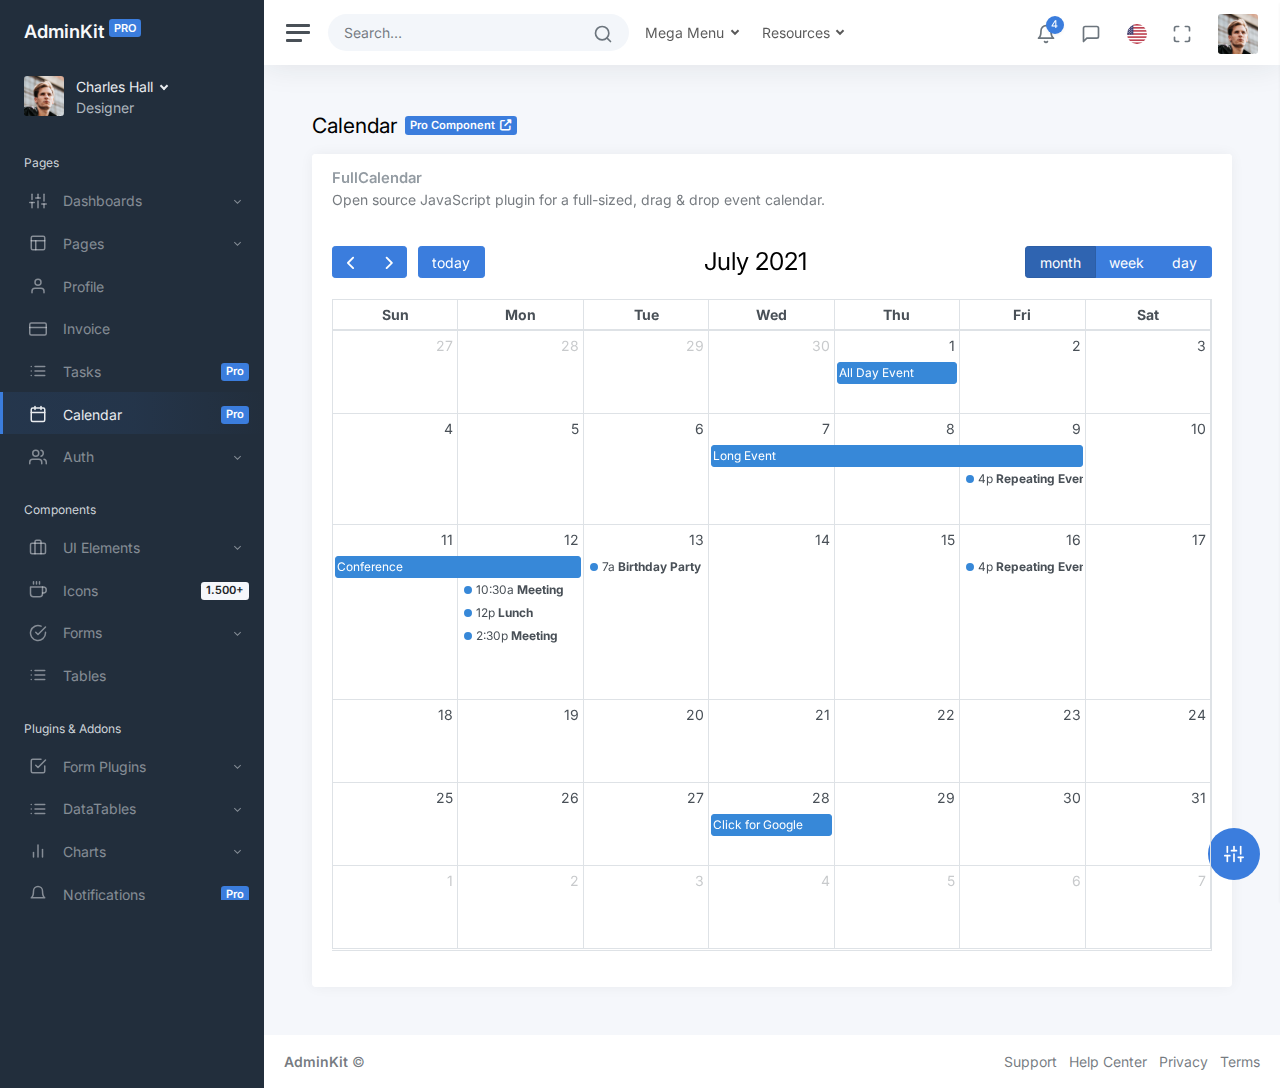
<file: resources/template/calendar-2.html>
<!DOCTYPE html>
<html lang="en">


<!-- Mirrored from demo.adminkit.io/calendar.html by HTTrack Website Copier/3.x [XR&CO'2014], Sat, 14 Oct 2023 08:50:08 GMT -->
<!-- Added by HTTrack --><meta http-equiv="content-type" content="text/html;charset=UTF-8" /><!-- /Added by HTTrack -->
<head>
	<meta charset="utf-8">
	<meta http-equiv="X-UA-Compatible" content="IE=edge">
	<meta name="viewport" content="width=device-width, initial-scale=1, shrink-to-fit=no">
	<meta name="description" content="Responsive Admin &amp; Dashboard Template based on Bootstrap 5">
	<meta name="author" content="AdminKit">
	<meta name="keywords" content="adminkit, bootstrap, bootstrap 5, admin, dashboard, template, responsive, css, sass, html, theme, front-end, ui kit, web">

	<link rel="preconnect" href="https://fonts.gstatic.com/">
	<link rel="shortcut icon" href="img/icons/icon-48x48.png" />

	<link rel="canonical" href="calendar-2.html" />

	<title>Calendar | AdminKit Demo</title>

	<link href="https://fonts.googleapis.com/css2?family=Inter:wght@300;400;600&amp;display=swap" rel="stylesheet">

	<!-- Choose your prefered color scheme -->
	<!-- <link href="css/light.css" rel="stylesheet"> -->
	<!-- <link href="css/dark.css" rel="stylesheet"> -->

	<!-- BEGIN SETTINGS -->
	<!-- Remove this after purchasing -->
	<link class="js-stylesheet" href="css/light.css" rel="stylesheet">
	<script src="js/settings.js"></script>
	<style>
		body {
			opacity: 0;
		}
	</style>
	<!-- END SETTINGS -->
<script async src="https://www.googletagmanager.com/gtag/js?id=UA-120946860-10"></script>
<script>
  window.dataLayer = window.dataLayer || [];
  function gtag(){dataLayer.push(arguments);}
  gtag('js', new Date());

  gtag('config', 'UA-120946860-10', { 'anonymize_ip': true });
</script></head>
<!--
  HOW TO USE: 
  data-theme: default (default), dark, light, colored
  data-layout: fluid (default), boxed
  data-sidebar-position: left (default), right
  data-sidebar-layout: default (default), compact
-->

<body data-theme="default" data-layout="fluid" data-sidebar-position="left" data-sidebar-layout="default">
	<div class="wrapper">
		<nav id="sidebar" class="sidebar js-sidebar">
			<div class="sidebar-content js-simplebar">
				<a class='sidebar-brand' href='index.html'>
					<span class="sidebar-brand-text align-middle">
						AdminKit
						<sup><small class="badge bg-primary text-uppercase">Pro</small></sup>
					</span>
					<svg class="sidebar-brand-icon align-middle" width="32px" height="32px" viewBox="0 0 24 24" fill="none" stroke="#FFFFFF" stroke-width="1.5"
						stroke-linecap="square" stroke-linejoin="miter" color="#FFFFFF" style="margin-left: -3px">
						<path d="M12 4L20 8.00004L12 12L4 8.00004L12 4Z"></path>
						<path d="M20 12L12 16L4 12"></path>
						<path d="M20 16L12 20L4 16"></path>
					</svg>
				</a>

				<div class="sidebar-user">
					<div class="d-flex justify-content-center">
						<div class="flex-shrink-0">
							<img src="img/avatars/avatar.jpg" class="avatar img-fluid rounded me-1" alt="Charles Hall" />
						</div>
						<div class="flex-grow-1 ps-2">
							<a class="sidebar-user-title dropdown-toggle" href="#" data-bs-toggle="dropdown">
								Charles Hall
							</a>
							<div class="dropdown-menu dropdown-menu-start">
								<a class='dropdown-item' href='pages-profile.html'><i class="align-middle me-1" data-feather="user"></i> Profile</a>
								<a class="dropdown-item" href="#"><i class="align-middle me-1" data-feather="pie-chart"></i> Analytics</a>
								<div class="dropdown-divider"></div>
								<a class='dropdown-item' href='pages-settings.html'><i class="align-middle me-1" data-feather="settings"></i> Settings &
									Privacy</a>
								<a class="dropdown-item" href="#"><i class="align-middle me-1" data-feather="help-circle"></i> Help Center</a>
								<div class="dropdown-divider"></div>
								<a class="dropdown-item" href="#">Log out</a>
							</div>

							<div class="sidebar-user-subtitle">Designer</div>
						</div>
					</div>
				</div>

				<ul class="sidebar-nav">
					<li class="sidebar-header">
						Pages
					</li>
					<li class="sidebar-item">
						<a data-bs-target="#dashboards" data-bs-toggle="collapse" class="sidebar-link collapsed">
							<i class="align-middle" data-feather="sliders"></i> <span class="align-middle">Dashboards</span>
						</a>
						<ul id="dashboards" class="sidebar-dropdown list-unstyled collapse " data-bs-parent="#sidebar">
							<li class="sidebar-item"><a class='sidebar-link' href='index.html'>Analytics</a></li>
							<li class="sidebar-item"><a class='sidebar-link' href='dashboard-ecommerce.html'>E-Commerce <span
										class="sidebar-badge badge bg-primary">Pro</span></a></li>
							<li class="sidebar-item"><a class='sidebar-link' href='dashboard-crypto.html'>Crypto <span
										class="sidebar-badge badge bg-primary">Pro</span></a></li>
						</ul>
					</li>

					<li class="sidebar-item">
						<a data-bs-target="#pages" data-bs-toggle="collapse" class="sidebar-link collapsed">
							<i class="align-middle" data-feather="layout"></i> <span class="align-middle">Pages</span>
						</a>
						<ul id="pages" class="sidebar-dropdown list-unstyled collapse " data-bs-parent="#sidebar">
							<li class="sidebar-item"><a class='sidebar-link' href='pages-settings.html'>Settings</a></li>
							<li class="sidebar-item"><a class='sidebar-link' href='pages-projects.html'>Projects <span
										class="sidebar-badge badge bg-primary">Pro</span></a></li>
							<li class="sidebar-item"><a class='sidebar-link' href='pages-clients.html'>Clients <span
										class="sidebar-badge badge bg-primary">Pro</span></a></li>
							<li class="sidebar-item"><a class='sidebar-link' href='pages-orders.html'>Orders <span
										class="sidebar-badge badge bg-primary">Pro</span></a></li>
							<li class="sidebar-item"><a class='sidebar-link' href='pages-pricing.html'>Pricing <span
										class="sidebar-badge badge bg-primary">Pro</span></a></li>
							<li class="sidebar-item"><a class='sidebar-link' href='pages-chat.html'>Chat <span
										class="sidebar-badge badge bg-primary">Pro</span></a></li>
							<li class="sidebar-item"><a class='sidebar-link' href='pages-blank.html'>Blank Page</a></li>
						</ul>
					</li>

					<li class="sidebar-item">
						<a class='sidebar-link' href='pages-profile.html'>
							<i class="align-middle" data-feather="user"></i> <span class="align-middle">Profile</span>
						</a>
					</li>

					<li class="sidebar-item">
						<a class='sidebar-link' href='pages-invoice.html'>
							<i class="align-middle" data-feather="credit-card"></i> <span class="align-middle">Invoice</span>
						</a>
					</li>

					<li class="sidebar-item">
						<a class='sidebar-link' href='pages-tasks.html'>
							<i class="align-middle" data-feather="list"></i> <span class="align-middle">Tasks</span>
							<span class="sidebar-badge badge bg-primary">Pro</span>
						</a>
					</li>

					<li class="sidebar-item active">
						<a class='sidebar-link' href='calendar.html'>
							<i class="align-middle" data-feather="calendar"></i> <span class="align-middle">Calendar</span>
							<span class="sidebar-badge badge bg-primary">Pro</span>
						</a>
					</li>

					<li class="sidebar-item">
						<a href="#auth" data-bs-toggle="collapse" class="sidebar-link collapsed">
							<i class="align-middle" data-feather="users"></i> <span class="align-middle">Auth</span>
						</a>
						<ul id="auth" class="sidebar-dropdown list-unstyled collapse " data-bs-parent="#sidebar">
							<li class="sidebar-item"><a class='sidebar-link' href='pages-sign-in.html'>Sign In</a></li>
							<li class="sidebar-item"><a class='sidebar-link' href='pages-sign-up.html'>Sign Up</a></li>
							<li class="sidebar-item"><a class='sidebar-link' href='pages-reset-password.html'>Reset Password <span
										class="sidebar-badge badge bg-primary">Pro</span></a></li>
							<li class="sidebar-item"><a class='sidebar-link' href='pages-404.html'>404 Page <span
										class="sidebar-badge badge bg-primary">Pro</span></a></li>
							<li class="sidebar-item"><a class='sidebar-link' href='pages-500.html'>500 Page <span
										class="sidebar-badge badge bg-primary">Pro</span></a></li>
						</ul>
					</li>

					<li class="sidebar-header">
						Components
					</li>
					<li class="sidebar-item">
						<a data-bs-target="#ui" data-bs-toggle="collapse" class="sidebar-link collapsed">
							<i class="align-middle" data-feather="briefcase"></i> <span class="align-middle">UI Elements</span>
						</a>
						<ul id="ui" class="sidebar-dropdown list-unstyled collapse " data-bs-parent="#sidebar">
							<li class="sidebar-item"><a class='sidebar-link' href='ui-alerts.html'>Alerts <span
										class="sidebar-badge badge bg-primary">Pro</span></a></a></li>
							<li class="sidebar-item"><a class='sidebar-link' href='ui-buttons.html'>Buttons</a></li>
							<li class="sidebar-item"><a class='sidebar-link' href='ui-cards.html'>Cards</a></li>
							<li class="sidebar-item"><a class='sidebar-link' href='ui-general.html'>General</a></li>
							<li class="sidebar-item"><a class='sidebar-link' href='ui-grid.html'>Grid</a></li>
							<li class="sidebar-item"><a class='sidebar-link' href='ui-modals.html'>Modals <span
										class="sidebar-badge badge bg-primary">Pro</span></a></li>
							<li class="sidebar-item"><a class='sidebar-link' href='ui-offcanvas.html'>Offcanvas <span
										class="sidebar-badge badge bg-primary">Pro</span></a></li>
							<li class="sidebar-item"><a class='sidebar-link' href='ui-placeholders.html'>Placeholders <span
										class="sidebar-badge badge bg-primary">Pro</span></a></li>
							<li class="sidebar-item"><a class='sidebar-link' href='ui-tabs.html'>Tabs <span
										class="sidebar-badge badge bg-primary">Pro</span></a></li>
							<li class="sidebar-item"><a class='sidebar-link' href='ui-typography.html'>Typography</a></li>
						</ul>
					</li>
					<li class="sidebar-item">
						<a data-bs-target="#icons" data-bs-toggle="collapse" class="sidebar-link collapsed">
							<i class="align-middle" data-feather="coffee"></i> <span class="align-middle">Icons</span>
							<span class="sidebar-badge badge bg-light">1.500+</span>
						</a>
						<ul id="icons" class="sidebar-dropdown list-unstyled collapse " data-bs-parent="#sidebar">
							<li class="sidebar-item"><a class='sidebar-link' href='icons-feather.html'>Feather</a></li>
							<li class="sidebar-item"><a class='sidebar-link' href='icons-font-awesome.html'>Font Awesome <span
										class="sidebar-badge badge bg-primary">Pro</span></a></li>
						</ul>
					</li>
					<li class="sidebar-item">
						<a data-bs-target="#forms" data-bs-toggle="collapse" class="sidebar-link collapsed">
							<i class="align-middle" data-feather="check-circle"></i> <span class="align-middle">Forms</span>
						</a>
						<ul id="forms" class="sidebar-dropdown list-unstyled collapse " data-bs-parent="#sidebar">
							<li class="sidebar-item"><a class='sidebar-link' href='forms-basic-inputs.html'>Basic Inputs</a></li>
							<li class="sidebar-item"><a class='sidebar-link' href='forms-layouts.html'>Form Layouts <span
										class="sidebar-badge badge bg-primary">Pro</span></a></li>
							<li class="sidebar-item"><a class='sidebar-link' href='forms-input-groups.html'>Input Groups <span
										class="sidebar-badge badge bg-primary">Pro</span></a></li>
						</ul>
					</li>
					<li class="sidebar-item">
						<a class='sidebar-link' href='tables-bootstrap.html'>
							<i class="align-middle" data-feather="list"></i> <span class="align-middle">Tables</span>
						</a>
					</li>

					<li class="sidebar-header">
						Plugins & Addons
					</li>
					<li class="sidebar-item">
						<a data-bs-target="#form-plugins" data-bs-toggle="collapse" class="sidebar-link collapsed">
							<i class="align-middle" data-feather="check-square"></i> <span class="align-middle">Form Plugins</span>
						</a>
						<ul id="form-plugins" class="sidebar-dropdown list-unstyled collapse " data-bs-parent="#sidebar">
							<li class="sidebar-item"><a class='sidebar-link' href='forms-advanced-inputs.html'>Advanced Inputs <span
										class="sidebar-badge badge bg-primary">Pro</span></a></li>
							<li class="sidebar-item"><a class='sidebar-link' href='forms-editors.html'>Editors <span
										class="sidebar-badge badge bg-primary">Pro</span></a></li>
							<li class="sidebar-item"><a class='sidebar-link' href='forms-validation.html'>Validation <span
										class="sidebar-badge badge bg-primary">Pro</span></a></li>
						</ul>
					</li>
					<li class="sidebar-item">
						<a data-bs-target="#datatables" data-bs-toggle="collapse" class="sidebar-link collapsed">
							<i class="align-middle" data-feather="list"></i> <span class="align-middle">DataTables</span>
						</a>
						<ul id="datatables" class="sidebar-dropdown list-unstyled collapse " data-bs-parent="#sidebar">
							<li class="sidebar-item"><a class='sidebar-link' href='tables-datatables-responsive.html'>Responsive Table <span
										class="sidebar-badge badge bg-primary">Pro</span></a></li>
							<li class="sidebar-item"><a class='sidebar-link' href='tables-datatables-buttons.html'>Table with Buttons <span
										class="sidebar-badge badge bg-primary">Pro</span></a></li>
							<li class="sidebar-item"><a class='sidebar-link' href='tables-datatables-column-search.html'>Column Search <span
										class="sidebar-badge badge bg-primary">Pro</span></a></li>
							<li class="sidebar-item"><a class='sidebar-link' href='tables-datatables-fixed-header.html'>Fixed Header <span
										class="sidebar-badge badge bg-primary">Pro</span></a></li>
							<li class="sidebar-item"><a class='sidebar-link' href='tables-datatables-multi.html'>Multi Selection <span
										class="sidebar-badge badge bg-primary">Pro</span></a></li>
							<li class="sidebar-item"><a class='sidebar-link' href='tables-datatables-ajax.html'>Ajax Sourced Data <span
										class="sidebar-badge badge bg-primary">Pro</span></a></li>
						</ul>
					</li>
					<li class="sidebar-item">
						<a data-bs-target="#charts" data-bs-toggle="collapse" class="sidebar-link collapsed">
							<i class="align-middle" data-feather="bar-chart-2"></i> <span class="align-middle">Charts</span>
						</a>
						<ul id="charts" class="sidebar-dropdown list-unstyled collapse " data-bs-parent="#sidebar">
							<li class="sidebar-item"><a class='sidebar-link' href='charts-chartjs.html'>Chart.js</a></li>
							<li class="sidebar-item"><a class='sidebar-link' href='charts-apexcharts.html'>ApexCharts <span
										class="sidebar-badge badge bg-primary">Pro</span></a></li>
						</ul>
					</li>
					<li class="sidebar-item">
						<a class='sidebar-link' href='notifications.html'>
							<i class="align-middle" data-feather="bell"></i> <span class="align-middle">Notifications</span>
							<span class="sidebar-badge badge bg-primary">Pro</span>
						</a>
					</li>
					<li class="sidebar-item">
						<a data-bs-target="#maps" data-bs-toggle="collapse" class="sidebar-link collapsed">
							<i class="align-middle" data-feather="map"></i> <span class="align-middle">Maps</span>
						</a>
						<ul id="maps" class="sidebar-dropdown list-unstyled collapse " data-bs-parent="#sidebar">
							<li class="sidebar-item"><a class='sidebar-link' href='maps-google.html'>Google Maps</a></li>
							<li class="sidebar-item"><a class='sidebar-link' href='maps-vector.html'>Vector Maps <span
										class="sidebar-badge badge bg-primary">Pro</span></a></li>
						</ul>
					</li>

					<li class="sidebar-item">
						<a data-bs-target="#multi" data-bs-toggle="collapse" class="sidebar-link collapsed">
							<i class="align-middle" data-feather="corner-right-down"></i> <span class="align-middle">Multi Level</span>
						</a>
						<ul id="multi" class="sidebar-dropdown list-unstyled collapse" data-bs-parent="#sidebar">
							<li class="sidebar-item">
								<a data-bs-target="#multi-2" data-bs-toggle="collapse" class="sidebar-link collapsed">Two Levels</a>
								<ul id="multi-2" class="sidebar-dropdown list-unstyled collapse">
									<li class="sidebar-item">
										<a class="sidebar-link" href="#">Item 1</a>
									</li>
									<li class="sidebar-item">
										<a class="sidebar-link" href="#">Item 2</a>
									</li>
								</ul>
							</li>
							<li class="sidebar-item">
								<a data-bs-target="#multi-3" data-bs-toggle="collapse" class="sidebar-link collapsed">Three Levels</a>
								<ul id="multi-3" class="sidebar-dropdown list-unstyled collapse">
									<li class="sidebar-item">
										<a data-bs-target="#multi-3-1" data-bs-toggle="collapse" class="sidebar-link collapsed">Item 1</a>
										<ul id="multi-3-1" class="sidebar-dropdown list-unstyled collapse">
											<li class="sidebar-item">
												<a class="sidebar-link" href="#">Item 1</a>
											</li>
											<li class="sidebar-item">
												<a class="sidebar-link" href="#">Item 2</a>
											</li>
										</ul>
									</li>
									<li class="sidebar-item">
										<a class="sidebar-link" href="#">Item 2</a>
									</li>
								</ul>
							</li>
						</ul>
					</li>
				</ul>

				<div class="sidebar-cta">
					<div class="sidebar-cta-content">
						<strong class="d-inline-block mb-2">Weekly Sales Report</strong>
						<div class="mb-3 text-sm">
							Your weekly sales report is ready for download!
						</div>

						<div class="d-grid">
							<a href="https://adminkit.io/" class="btn btn-outline-primary" target="_blank">Download</a>
						</div>
					</div>
				</div>
			</div>
		</nav>

		<div class="main">
			<nav class="navbar navbar-expand navbar-light navbar-bg">
				<a class="sidebar-toggle js-sidebar-toggle">
					<i class="hamburger align-self-center"></i>
				</a>

				<form class="d-none d-sm-inline-block">
					<div class="input-group input-group-navbar">
						<input type="text" class="form-control" placeholder="Search…" aria-label="Search">
						<button class="btn" type="button">
							<i class="align-middle" data-feather="search"></i>
						</button>
					</div>
				</form>

				<ul class="navbar-nav d-none d-lg-flex">
					<li class="nav-item px-2 dropdown">
						<a class="nav-link dropdown-toggle" href="#" id="megaDropdown" role="button" data-bs-toggle="dropdown" aria-haspopup="true"
							aria-expanded="false">
							Mega Menu
						</a>
						<div class="dropdown-menu dropdown-menu-start dropdown-mega" aria-labelledby="megaDropdown">
							<div class="d-md-flex align-items-start justify-content-start">
								<div class="dropdown-mega-list">
									<div class="dropdown-header">UI Elements</div>
									<a class="dropdown-item" href="#">Alerts</a>
									<a class="dropdown-item" href="#">Buttons</a>
									<a class="dropdown-item" href="#">Cards</a>
									<a class="dropdown-item" href="#">Carousel</a>
									<a class="dropdown-item" href="#">General</a>
									<a class="dropdown-item" href="#">Grid</a>
									<a class="dropdown-item" href="#">Modals</a>
									<a class="dropdown-item" href="#">Tabs</a>
									<a class="dropdown-item" href="#">Typography</a>
								</div>
								<div class="dropdown-mega-list">
									<div class="dropdown-header">Forms</div>
									<a class="dropdown-item" href="#">Layouts</a>
									<a class="dropdown-item" href="#">Basic Inputs</a>
									<a class="dropdown-item" href="#">Input Groups</a>
									<a class="dropdown-item" href="#">Advanced Inputs</a>
									<a class="dropdown-item" href="#">Editors</a>
									<a class="dropdown-item" href="#">Validation</a>
									<a class="dropdown-item" href="#">Wizard</a>
								</div>
								<div class="dropdown-mega-list">
									<div class="dropdown-header">Tables</div>
									<a class="dropdown-item" href="#">Basic Tables</a>
									<a class="dropdown-item" href="#">Responsive Table</a>
									<a class="dropdown-item" href="#">Table with Buttons</a>
									<a class="dropdown-item" href="#">Column Search</a>
									<a class="dropdown-item" href="#">Muulti Selection</a>
									<a class="dropdown-item" href="#">Ajax Sourced Data</a>
								</div>
							</div>
						</div>
					</li>

					<li class="nav-item dropdown">
						<a class="nav-link dropdown-toggle" href="#" id="resourcesDropdown" role="button" data-bs-toggle="dropdown" aria-haspopup="true"
							aria-expanded="false">
							Resources
						</a>
						<div class="dropdown-menu" aria-labelledby="resourcesDropdown">
							<a class="dropdown-item" href="https://adminkit.io/" target="_blank"><i class="align-middle me-1" data-feather="home"></i>
								Homepage</a>
							<a class="dropdown-item" href="https://adminkit.io/docs/" target="_blank"><i class="align-middle me-1" data-feather="book-open"></i>
								Documentation</a>
							<a class="dropdown-item" href="https://adminkit.io/docs/getting-started/changelog/" target="_blank"><i class="align-middle me-1"
									data-feather="edit"></i> Changelog</a>
						</div>
					</li>
				</ul>

				<div class="navbar-collapse collapse">
					<ul class="navbar-nav navbar-align">
						<li class="nav-item dropdown">
							<a class="nav-icon dropdown-toggle" href="#" id="alertsDropdown" data-bs-toggle="dropdown">
								<div class="position-relative">
									<i class="align-middle" data-feather="bell"></i>
									<span class="indicator">4</span>
								</div>
							</a>
							<div class="dropdown-menu dropdown-menu-lg dropdown-menu-end py-0" aria-labelledby="alertsDropdown">
								<div class="dropdown-menu-header">
									4 New Notifications
								</div>
								<div class="list-group">
									<a href="#" class="list-group-item">
										<div class="row g-0 align-items-center">
											<div class="col-2">
												<i class="text-danger" data-feather="alert-circle"></i>
											</div>
											<div class="col-10">
												<div class="text-dark">Update completed</div>
												<div class="text-muted small mt-1">Restart server 12 to complete the update.</div>
												<div class="text-muted small mt-1">30m ago</div>
											</div>
										</div>
									</a>
									<a href="#" class="list-group-item">
										<div class="row g-0 align-items-center">
											<div class="col-2">
												<i class="text-warning" data-feather="bell"></i>
											</div>
											<div class="col-10">
												<div class="text-dark">Lorem ipsum</div>
												<div class="text-muted small mt-1">Aliquam ex eros, imperdiet vulputate hendrerit et.</div>
												<div class="text-muted small mt-1">2h ago</div>
											</div>
										</div>
									</a>
									<a href="#" class="list-group-item">
										<div class="row g-0 align-items-center">
											<div class="col-2">
												<i class="text-primary" data-feather="home"></i>
											</div>
											<div class="col-10">
												<div class="text-dark">Login from 192.186.1.8</div>
												<div class="text-muted small mt-1">5h ago</div>
											</div>
										</div>
									</a>
									<a href="#" class="list-group-item">
										<div class="row g-0 align-items-center">
											<div class="col-2">
												<i class="text-success" data-feather="user-plus"></i>
											</div>
											<div class="col-10">
												<div class="text-dark">New connection</div>
												<div class="text-muted small mt-1">Christina accepted your request.</div>
												<div class="text-muted small mt-1">14h ago</div>
											</div>
										</div>
									</a>
								</div>
								<div class="dropdown-menu-footer">
									<a href="#" class="text-muted">Show all notifications</a>
								</div>
							</div>
						</li>
						<li class="nav-item dropdown">
							<a class="nav-icon dropdown-toggle" href="#" id="messagesDropdown" data-bs-toggle="dropdown">
								<div class="position-relative">
									<i class="align-middle" data-feather="message-square"></i>
								</div>
							</a>
							<div class="dropdown-menu dropdown-menu-lg dropdown-menu-end py-0" aria-labelledby="messagesDropdown">
								<div class="dropdown-menu-header">
									<div class="position-relative">
										4 New Messages
									</div>
								</div>
								<div class="list-group">
									<a href="#" class="list-group-item">
										<div class="row g-0 align-items-center">
											<div class="col-2">
												<img src="img/avatars/avatar-5.jpg" class="avatar img-fluid rounded-circle" alt="Vanessa Tucker">
											</div>
											<div class="col-10 ps-2">
												<div class="text-dark">Vanessa Tucker</div>
												<div class="text-muted small mt-1">Nam pretium turpis et arcu. Duis arcu tortor.</div>
												<div class="text-muted small mt-1">15m ago</div>
											</div>
										</div>
									</a>
									<a href="#" class="list-group-item">
										<div class="row g-0 align-items-center">
											<div class="col-2">
												<img src="img/avatars/avatar-2.jpg" class="avatar img-fluid rounded-circle" alt="William Harris">
											</div>
											<div class="col-10 ps-2">
												<div class="text-dark">William Harris</div>
												<div class="text-muted small mt-1">Curabitur ligula sapien euismod vitae.</div>
												<div class="text-muted small mt-1">2h ago</div>
											</div>
										</div>
									</a>
									<a href="#" class="list-group-item">
										<div class="row g-0 align-items-center">
											<div class="col-2">
												<img src="img/avatars/avatar-4.jpg" class="avatar img-fluid rounded-circle" alt="Christina Mason">
											</div>
											<div class="col-10 ps-2">
												<div class="text-dark">Christina Mason</div>
												<div class="text-muted small mt-1">Pellentesque auctor neque nec urna.</div>
												<div class="text-muted small mt-1">4h ago</div>
											</div>
										</div>
									</a>
									<a href="#" class="list-group-item">
										<div class="row g-0 align-items-center">
											<div class="col-2">
												<img src="img/avatars/avatar-3.jpg" class="avatar img-fluid rounded-circle" alt="Sharon Lessman">
											</div>
											<div class="col-10 ps-2">
												<div class="text-dark">Sharon Lessman</div>
												<div class="text-muted small mt-1">Aenean tellus metus, bibendum sed, posuere ac, mattis non.</div>
												<div class="text-muted small mt-1">5h ago</div>
											</div>
										</div>
									</a>
								</div>
								<div class="dropdown-menu-footer">
									<a href="#" class="text-muted">Show all messages</a>
								</div>
							</div>
						</li>
						<li class="nav-item dropdown">
							<a class="nav-flag dropdown-toggle" href="#" id="languageDropdown" data-bs-toggle="dropdown">
								<img src="img/flags/us.png" alt="English" />
							</a>
							<div class="dropdown-menu dropdown-menu-end" aria-labelledby="languageDropdown">
								<a class="dropdown-item" href="#">
									<img src="img/flags/us.png" alt="English" width="20" class="align-middle me-1" />
									<span class="align-middle">English</span>
								</a>
								<a class="dropdown-item" href="#">
									<img src="img/flags/es.png" alt="Spanish" width="20" class="align-middle me-1" />
									<span class="align-middle">Spanish</span>
								</a>
								<a class="dropdown-item" href="#">
									<img src="img/flags/ru.png" alt="Russian" width="20" class="align-middle me-1" />
									<span class="align-middle">Russian</span>
								</a>
								<a class="dropdown-item" href="#">
									<img src="img/flags/de.png" alt="German" width="20" class="align-middle me-1" />
									<span class="align-middle">German</span>
								</a>
							</div>
						</li>
						<li class="nav-item">
							<a class="nav-icon js-fullscreen d-none d-lg-block" href="#">
								<div class="position-relative">
									<i class="align-middle" data-feather="maximize"></i>
								</div>
							</a>
						</li>
						<li class="nav-item dropdown">
							<a class="nav-icon pe-md-0 dropdown-toggle" href="#" data-bs-toggle="dropdown">
								<img src="img/avatars/avatar.jpg" class="avatar img-fluid rounded" alt="Charles Hall" />
							</a>
							<div class="dropdown-menu dropdown-menu-end">
								<a class='dropdown-item' href='pages-profile.html'><i class="align-middle me-1" data-feather="user"></i> Profile</a>
								<a class="dropdown-item" href="#"><i class="align-middle me-1" data-feather="pie-chart"></i> Analytics</a>
								<div class="dropdown-divider"></div>
								<a class='dropdown-item' href='pages-settings.html'><i class="align-middle me-1" data-feather="settings"></i> Settings &
									Privacy</a>
								<a class="dropdown-item" href="#"><i class="align-middle me-1" data-feather="help-circle"></i> Help Center</a>
								<div class="dropdown-divider"></div>
								<a class="dropdown-item" href="#">Log out</a>
							</div>
						</li>
					</ul>
				</div>
			</nav>

			<main class="content">
				<div class="container-fluid p-0">

					<div class="mb-3">
						<h1 class="h3 d-inline align-middle">Calendar</h1><a class="badge bg-primary ms-2" href="https://adminkit.io/pricing/"
							target="_blank">Pro Component <i class="fas fa-fw fa-external-link-alt"></i></a>
					</div>

					<div class="card">
						<div class="card-header">
							<h5 class="card-title">FullCalendar</h5>
							<h6 class="card-subtitle text-muted">Open source JavaScript plugin for a full-sized, drag & drop event calendar.</h6>
						</div>
						<div class="card-body">
							<div id="fullcalendar"></div>
						</div>
					</div>

				</div>
			</main>

			<footer class="footer">
				<div class="container-fluid">
					<div class="row text-muted">
						<div class="col-6 text-start">
							<p class="mb-0">
								<a href="https://adminkit.io/" target="_blank" class="text-muted"><strong>AdminKit</strong></a> &copy;
							</p>
						</div>
						<div class="col-6 text-end">
							<ul class="list-inline">
								<li class="list-inline-item">
									<a class="text-muted" href="#">Support</a>
								</li>
								<li class="list-inline-item">
									<a class="text-muted" href="#">Help Center</a>
								</li>
								<li class="list-inline-item">
									<a class="text-muted" href="#">Privacy</a>
								</li>
								<li class="list-inline-item">
									<a class="text-muted" href="#">Terms</a>
								</li>
							</ul>
						</div>
					</div>
				</div>
			</footer>
		</div>
	</div>

	<script src="js/app.js"></script>

	<script src="js/fullcalendar.js"></script>

	<script>
		document.addEventListener("DOMContentLoaded", function() {
			var calendarEl = document.getElementById("fullcalendar");
			var calendar = new FullCalendar.Calendar(calendarEl, {
				themeSystem: "bootstrap",
				initialView: "dayGridMonth",
				initialDate: "2021-07-07",
				headerToolbar: {
					left: "prev,next today",
					center: "title",
					right: "dayGridMonth,timeGridWeek,timeGridDay"
				},
				events: [{
						title: "All Day Event",
						start: "2021-07-01"
					},
					{
						title: "Long Event",
						start: "2021-07-07",
						end: "2021-07-10"
					},
					{
						groupId: "999",
						title: "Repeating Event",
						start: "2021-07-09T16:00:00"
					},
					{
						groupId: "999",
						title: "Repeating Event",
						start: "2021-07-16T16:00:00"
					},
					{
						title: "Conference",
						start: "2021-07-11",
						end: "2021-07-13"
					},
					{
						title: "Meeting",
						start: "2021-07-12T10:30:00",
						end: "2021-07-12T12:30:00"
					},
					{
						title: "Lunch",
						start: "2021-07-12T12:00:00"
					},
					{
						title: "Meeting",
						start: "2021-07-12T14:30:00"
					},
					{
						title: "Birthday Party",
						start: "2021-07-13T07:00:00"
					},
					{
						title: "Click for Google",
						url: "http://google.com/",
						start: "2021-07-28"
					}
				]
			});
			setTimeout(function() {
				calendar.render();
			}, 250)
		});
	</script>
<script>
  document.addEventListener("DOMContentLoaded", function(event) { 
    setTimeout(function(){
      if(localStorage.getItem('popState') !== 'shown'){
        window.notyf.open({
          type: "success",
          message: "Get access to all 500+ components and 45+ pages with AdminKit PRO. <u><a class=\"text-white\" href=\"https://adminkit.io/pricing\" target=\"_blank\">More info</a></u> 🚀",
          duration: 10000,
          ripple: true,
          dismissible: false,
          position: {
            x: "left",
            y: "bottom"
          }
        });

        localStorage.setItem('popState','shown');
      }
    }, 15000);
  });
</script></body>


<!-- Mirrored from demo.adminkit.io/calendar.html by HTTrack Website Copier/3.x [XR&CO'2014], Sat, 14 Oct 2023 08:50:08 GMT -->
</html>
</file>
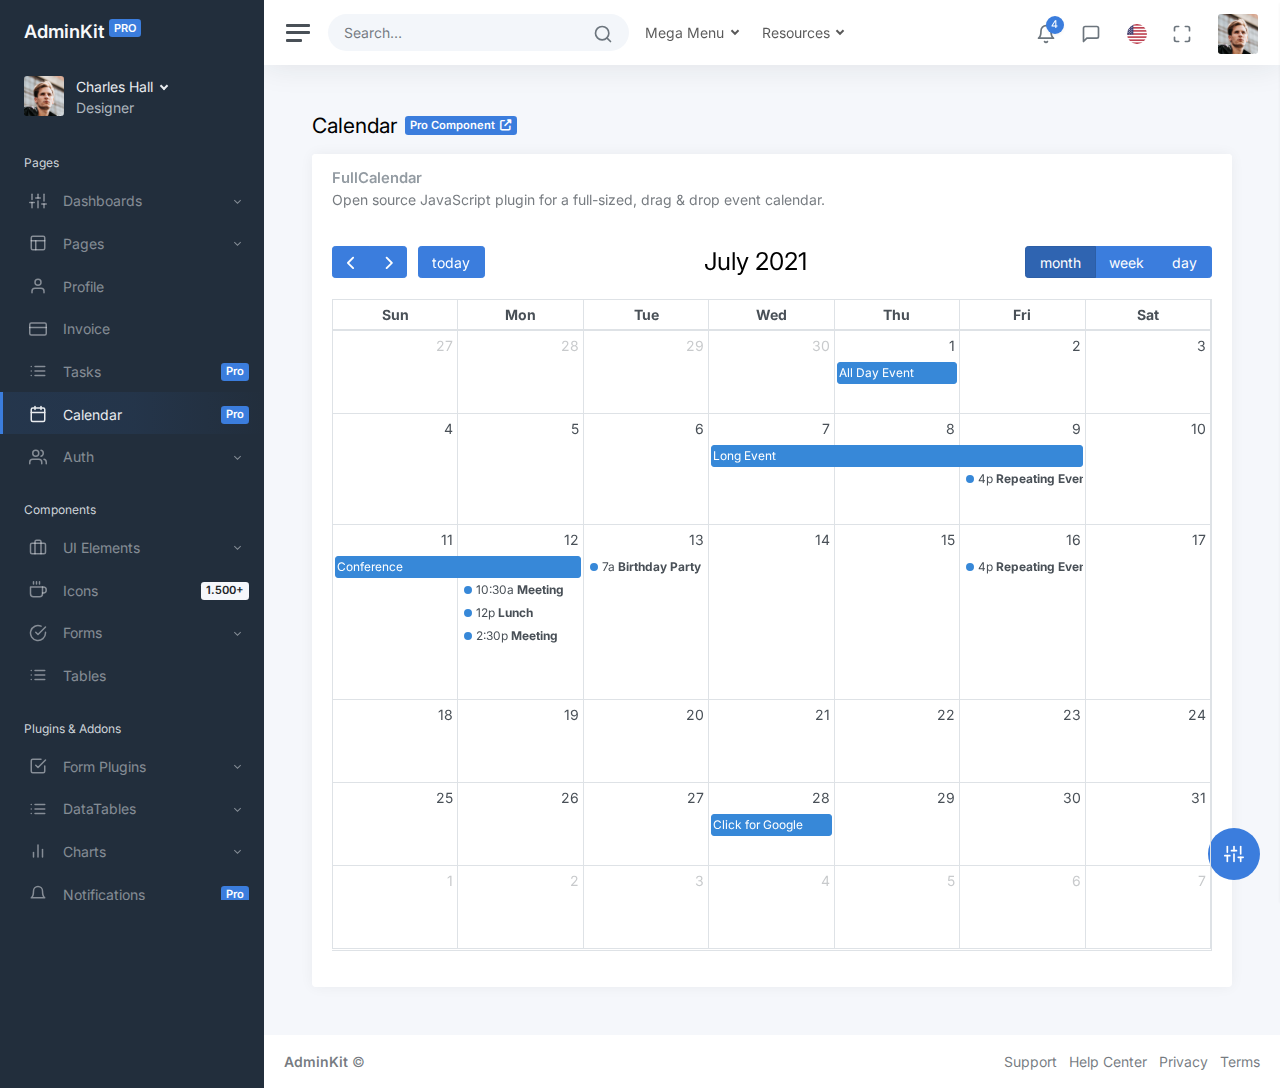
<file: resources/template/calendar.html>
<!DOCTYPE html>
<html lang="en">


<!-- Mirrored from demo.adminkit.io/calendar by HTTrack Website Copier/3.x [XR&CO'2014], Sat, 14 Oct 2023 08:48:56 GMT -->
<!-- Added by HTTrack --><meta http-equiv="content-type" content="text/html;charset=UTF-8" /><!-- /Added by HTTrack -->
<head>
	<meta charset="utf-8">
	<meta http-equiv="X-UA-Compatible" content="IE=edge">
	<meta name="viewport" content="width=device-width, initial-scale=1, shrink-to-fit=no">
	<meta name="description" content="Responsive Admin &amp; Dashboard Template based on Bootstrap 5">
	<meta name="author" content="AdminKit">
	<meta name="keywords" content="adminkit, bootstrap, bootstrap 5, admin, dashboard, template, responsive, css, sass, html, theme, front-end, ui kit, web">

	<link rel="preconnect" href="https://fonts.gstatic.com/">
	<link rel="shortcut icon" href="img/icons/icon-48x48.png" />

	<link rel="canonical" href="calendar-2.html" />

	<title>Calendar | AdminKit Demo</title>

	<link href="https://fonts.googleapis.com/css2?family=Inter:wght@300;400;600&amp;display=swap" rel="stylesheet">

	<!-- Choose your prefered color scheme -->
	<!-- <link href="css/light.css" rel="stylesheet"> -->
	<!-- <link href="css/dark.css" rel="stylesheet"> -->

	<!-- BEGIN SETTINGS -->
	<!-- Remove this after purchasing -->
	<link class="js-stylesheet" href="css/light.css" rel="stylesheet">
	<script src="js/settings.js"></script>
	<style>
		body {
			opacity: 0;
		}
	</style>
	<!-- END SETTINGS -->
<script async src="https://www.googletagmanager.com/gtag/js?id=UA-120946860-10"></script>
<script>
  window.dataLayer = window.dataLayer || [];
  function gtag(){dataLayer.push(arguments);}
  gtag('js', new Date());

  gtag('config', 'UA-120946860-10', { 'anonymize_ip': true });
</script></head>
<!--
  HOW TO USE: 
  data-theme: default (default), dark, light, colored
  data-layout: fluid (default), boxed
  data-sidebar-position: left (default), right
  data-sidebar-layout: default (default), compact
-->

<body data-theme="default" data-layout="fluid" data-sidebar-position="left" data-sidebar-layout="default">
	<div class="wrapper">
		<nav id="sidebar" class="sidebar js-sidebar">
			<div class="sidebar-content js-simplebar">
				<a class='sidebar-brand' href='index.html'>
					<span class="sidebar-brand-text align-middle">
						AdminKit
						<sup><small class="badge bg-primary text-uppercase">Pro</small></sup>
					</span>
					<svg class="sidebar-brand-icon align-middle" width="32px" height="32px" viewBox="0 0 24 24" fill="none" stroke="#FFFFFF" stroke-width="1.5"
						stroke-linecap="square" stroke-linejoin="miter" color="#FFFFFF" style="margin-left: -3px">
						<path d="M12 4L20 8.00004L12 12L4 8.00004L12 4Z"></path>
						<path d="M20 12L12 16L4 12"></path>
						<path d="M20 16L12 20L4 16"></path>
					</svg>
				</a>

				<div class="sidebar-user">
					<div class="d-flex justify-content-center">
						<div class="flex-shrink-0">
							<img src="img/avatars/avatar.jpg" class="avatar img-fluid rounded me-1" alt="Charles Hall" />
						</div>
						<div class="flex-grow-1 ps-2">
							<a class="sidebar-user-title dropdown-toggle" href="#" data-bs-toggle="dropdown">
								Charles Hall
							</a>
							<div class="dropdown-menu dropdown-menu-start">
								<a class='dropdown-item' href='pages-profile.html'><i class="align-middle me-1" data-feather="user"></i> Profile</a>
								<a class="dropdown-item" href="#"><i class="align-middle me-1" data-feather="pie-chart"></i> Analytics</a>
								<div class="dropdown-divider"></div>
								<a class='dropdown-item' href='pages-settings.html'><i class="align-middle me-1" data-feather="settings"></i> Settings &
									Privacy</a>
								<a class="dropdown-item" href="#"><i class="align-middle me-1" data-feather="help-circle"></i> Help Center</a>
								<div class="dropdown-divider"></div>
								<a class="dropdown-item" href="#">Log out</a>
							</div>

							<div class="sidebar-user-subtitle">Designer</div>
						</div>
					</div>
				</div>

				<ul class="sidebar-nav">
					<li class="sidebar-header">
						Pages
					</li>
					<li class="sidebar-item">
						<a data-bs-target="#dashboards" data-bs-toggle="collapse" class="sidebar-link collapsed">
							<i class="align-middle" data-feather="sliders"></i> <span class="align-middle">Dashboards</span>
						</a>
						<ul id="dashboards" class="sidebar-dropdown list-unstyled collapse " data-bs-parent="#sidebar">
							<li class="sidebar-item"><a class='sidebar-link' href='index.html'>Analytics</a></li>
							<li class="sidebar-item"><a class='sidebar-link' href='dashboard-ecommerce.html'>E-Commerce <span
										class="sidebar-badge badge bg-primary">Pro</span></a></li>
							<li class="sidebar-item"><a class='sidebar-link' href='dashboard-crypto.html'>Crypto <span
										class="sidebar-badge badge bg-primary">Pro</span></a></li>
						</ul>
					</li>

					<li class="sidebar-item">
						<a data-bs-target="#pages" data-bs-toggle="collapse" class="sidebar-link collapsed">
							<i class="align-middle" data-feather="layout"></i> <span class="align-middle">Pages</span>
						</a>
						<ul id="pages" class="sidebar-dropdown list-unstyled collapse " data-bs-parent="#sidebar">
							<li class="sidebar-item"><a class='sidebar-link' href='pages-settings.html'>Settings</a></li>
							<li class="sidebar-item"><a class='sidebar-link' href='pages-projects.html'>Projects <span
										class="sidebar-badge badge bg-primary">Pro</span></a></li>
							<li class="sidebar-item"><a class='sidebar-link' href='pages-clients.html'>Clients <span
										class="sidebar-badge badge bg-primary">Pro</span></a></li>
							<li class="sidebar-item"><a class='sidebar-link' href='pages-orders.html'>Orders <span
										class="sidebar-badge badge bg-primary">Pro</span></a></li>
							<li class="sidebar-item"><a class='sidebar-link' href='pages-pricing.html'>Pricing <span
										class="sidebar-badge badge bg-primary">Pro</span></a></li>
							<li class="sidebar-item"><a class='sidebar-link' href='pages-chat.html'>Chat <span
										class="sidebar-badge badge bg-primary">Pro</span></a></li>
							<li class="sidebar-item"><a class='sidebar-link' href='pages-blank.html'>Blank Page</a></li>
						</ul>
					</li>

					<li class="sidebar-item">
						<a class='sidebar-link' href='pages-profile.html'>
							<i class="align-middle" data-feather="user"></i> <span class="align-middle">Profile</span>
						</a>
					</li>

					<li class="sidebar-item">
						<a class='sidebar-link' href='pages-invoice.html'>
							<i class="align-middle" data-feather="credit-card"></i> <span class="align-middle">Invoice</span>
						</a>
					</li>

					<li class="sidebar-item">
						<a class='sidebar-link' href='pages-tasks.html'>
							<i class="align-middle" data-feather="list"></i> <span class="align-middle">Tasks</span>
							<span class="sidebar-badge badge bg-primary">Pro</span>
						</a>
					</li>

					<li class="sidebar-item active">
						<a class='sidebar-link' href='calendar.html'>
							<i class="align-middle" data-feather="calendar"></i> <span class="align-middle">Calendar</span>
							<span class="sidebar-badge badge bg-primary">Pro</span>
						</a>
					</li>

					<li class="sidebar-item">
						<a href="#auth" data-bs-toggle="collapse" class="sidebar-link collapsed">
							<i class="align-middle" data-feather="users"></i> <span class="align-middle">Auth</span>
						</a>
						<ul id="auth" class="sidebar-dropdown list-unstyled collapse " data-bs-parent="#sidebar">
							<li class="sidebar-item"><a class='sidebar-link' href='pages-sign-in.html'>Sign In</a></li>
							<li class="sidebar-item"><a class='sidebar-link' href='pages-sign-up.html'>Sign Up</a></li>
							<li class="sidebar-item"><a class='sidebar-link' href='pages-reset-password.html'>Reset Password <span
										class="sidebar-badge badge bg-primary">Pro</span></a></li>
							<li class="sidebar-item"><a class='sidebar-link' href='pages-404.html'>404 Page <span
										class="sidebar-badge badge bg-primary">Pro</span></a></li>
							<li class="sidebar-item"><a class='sidebar-link' href='pages-500.html'>500 Page <span
										class="sidebar-badge badge bg-primary">Pro</span></a></li>
						</ul>
					</li>

					<li class="sidebar-header">
						Components
					</li>
					<li class="sidebar-item">
						<a data-bs-target="#ui" data-bs-toggle="collapse" class="sidebar-link collapsed">
							<i class="align-middle" data-feather="briefcase"></i> <span class="align-middle">UI Elements</span>
						</a>
						<ul id="ui" class="sidebar-dropdown list-unstyled collapse " data-bs-parent="#sidebar">
							<li class="sidebar-item"><a class='sidebar-link' href='ui-alerts.html'>Alerts <span
										class="sidebar-badge badge bg-primary">Pro</span></a></a></li>
							<li class="sidebar-item"><a class='sidebar-link' href='ui-buttons.html'>Buttons</a></li>
							<li class="sidebar-item"><a class='sidebar-link' href='ui-cards.html'>Cards</a></li>
							<li class="sidebar-item"><a class='sidebar-link' href='ui-general.html'>General</a></li>
							<li class="sidebar-item"><a class='sidebar-link' href='ui-grid.html'>Grid</a></li>
							<li class="sidebar-item"><a class='sidebar-link' href='ui-modals.html'>Modals <span
										class="sidebar-badge badge bg-primary">Pro</span></a></li>
							<li class="sidebar-item"><a class='sidebar-link' href='ui-offcanvas.html'>Offcanvas <span
										class="sidebar-badge badge bg-primary">Pro</span></a></li>
							<li class="sidebar-item"><a class='sidebar-link' href='ui-placeholders.html'>Placeholders <span
										class="sidebar-badge badge bg-primary">Pro</span></a></li>
							<li class="sidebar-item"><a class='sidebar-link' href='ui-tabs.html'>Tabs <span
										class="sidebar-badge badge bg-primary">Pro</span></a></li>
							<li class="sidebar-item"><a class='sidebar-link' href='ui-typography.html'>Typography</a></li>
						</ul>
					</li>
					<li class="sidebar-item">
						<a data-bs-target="#icons" data-bs-toggle="collapse" class="sidebar-link collapsed">
							<i class="align-middle" data-feather="coffee"></i> <span class="align-middle">Icons</span>
							<span class="sidebar-badge badge bg-light">1.500+</span>
						</a>
						<ul id="icons" class="sidebar-dropdown list-unstyled collapse " data-bs-parent="#sidebar">
							<li class="sidebar-item"><a class='sidebar-link' href='icons-feather.html'>Feather</a></li>
							<li class="sidebar-item"><a class='sidebar-link' href='icons-font-awesome.html'>Font Awesome <span
										class="sidebar-badge badge bg-primary">Pro</span></a></li>
						</ul>
					</li>
					<li class="sidebar-item">
						<a data-bs-target="#forms" data-bs-toggle="collapse" class="sidebar-link collapsed">
							<i class="align-middle" data-feather="check-circle"></i> <span class="align-middle">Forms</span>
						</a>
						<ul id="forms" class="sidebar-dropdown list-unstyled collapse " data-bs-parent="#sidebar">
							<li class="sidebar-item"><a class='sidebar-link' href='forms-basic-inputs.html'>Basic Inputs</a></li>
							<li class="sidebar-item"><a class='sidebar-link' href='forms-layouts.html'>Form Layouts <span
										class="sidebar-badge badge bg-primary">Pro</span></a></li>
							<li class="sidebar-item"><a class='sidebar-link' href='forms-input-groups.html'>Input Groups <span
										class="sidebar-badge badge bg-primary">Pro</span></a></li>
						</ul>
					</li>
					<li class="sidebar-item">
						<a class='sidebar-link' href='tables-bootstrap.html'>
							<i class="align-middle" data-feather="list"></i> <span class="align-middle">Tables</span>
						</a>
					</li>

					<li class="sidebar-header">
						Plugins & Addons
					</li>
					<li class="sidebar-item">
						<a data-bs-target="#form-plugins" data-bs-toggle="collapse" class="sidebar-link collapsed">
							<i class="align-middle" data-feather="check-square"></i> <span class="align-middle">Form Plugins</span>
						</a>
						<ul id="form-plugins" class="sidebar-dropdown list-unstyled collapse " data-bs-parent="#sidebar">
							<li class="sidebar-item"><a class='sidebar-link' href='forms-advanced-inputs.html'>Advanced Inputs <span
										class="sidebar-badge badge bg-primary">Pro</span></a></li>
							<li class="sidebar-item"><a class='sidebar-link' href='forms-editors.html'>Editors <span
										class="sidebar-badge badge bg-primary">Pro</span></a></li>
							<li class="sidebar-item"><a class='sidebar-link' href='forms-validation.html'>Validation <span
										class="sidebar-badge badge bg-primary">Pro</span></a></li>
						</ul>
					</li>
					<li class="sidebar-item">
						<a data-bs-target="#datatables" data-bs-toggle="collapse" class="sidebar-link collapsed">
							<i class="align-middle" data-feather="list"></i> <span class="align-middle">DataTables</span>
						</a>
						<ul id="datatables" class="sidebar-dropdown list-unstyled collapse " data-bs-parent="#sidebar">
							<li class="sidebar-item"><a class='sidebar-link' href='tables-datatables-responsive.html'>Responsive Table <span
										class="sidebar-badge badge bg-primary">Pro</span></a></li>
							<li class="sidebar-item"><a class='sidebar-link' href='tables-datatables-buttons.html'>Table with Buttons <span
										class="sidebar-badge badge bg-primary">Pro</span></a></li>
							<li class="sidebar-item"><a class='sidebar-link' href='tables-datatables-column-search.html'>Column Search <span
										class="sidebar-badge badge bg-primary">Pro</span></a></li>
							<li class="sidebar-item"><a class='sidebar-link' href='tables-datatables-fixed-header.html'>Fixed Header <span
										class="sidebar-badge badge bg-primary">Pro</span></a></li>
							<li class="sidebar-item"><a class='sidebar-link' href='tables-datatables-multi.html'>Multi Selection <span
										class="sidebar-badge badge bg-primary">Pro</span></a></li>
							<li class="sidebar-item"><a class='sidebar-link' href='tables-datatables-ajax.html'>Ajax Sourced Data <span
										class="sidebar-badge badge bg-primary">Pro</span></a></li>
						</ul>
					</li>
					<li class="sidebar-item">
						<a data-bs-target="#charts" data-bs-toggle="collapse" class="sidebar-link collapsed">
							<i class="align-middle" data-feather="bar-chart-2"></i> <span class="align-middle">Charts</span>
						</a>
						<ul id="charts" class="sidebar-dropdown list-unstyled collapse " data-bs-parent="#sidebar">
							<li class="sidebar-item"><a class='sidebar-link' href='charts-chartjs.html'>Chart.js</a></li>
							<li class="sidebar-item"><a class='sidebar-link' href='charts-apexcharts.html'>ApexCharts <span
										class="sidebar-badge badge bg-primary">Pro</span></a></li>
						</ul>
					</li>
					<li class="sidebar-item">
						<a class='sidebar-link' href='notifications.html'>
							<i class="align-middle" data-feather="bell"></i> <span class="align-middle">Notifications</span>
							<span class="sidebar-badge badge bg-primary">Pro</span>
						</a>
					</li>
					<li class="sidebar-item">
						<a data-bs-target="#maps" data-bs-toggle="collapse" class="sidebar-link collapsed">
							<i class="align-middle" data-feather="map"></i> <span class="align-middle">Maps</span>
						</a>
						<ul id="maps" class="sidebar-dropdown list-unstyled collapse " data-bs-parent="#sidebar">
							<li class="sidebar-item"><a class='sidebar-link' href='maps-google.html'>Google Maps</a></li>
							<li class="sidebar-item"><a class='sidebar-link' href='maps-vector.html'>Vector Maps <span
										class="sidebar-badge badge bg-primary">Pro</span></a></li>
						</ul>
					</li>

					<li class="sidebar-item">
						<a data-bs-target="#multi" data-bs-toggle="collapse" class="sidebar-link collapsed">
							<i class="align-middle" data-feather="corner-right-down"></i> <span class="align-middle">Multi Level</span>
						</a>
						<ul id="multi" class="sidebar-dropdown list-unstyled collapse" data-bs-parent="#sidebar">
							<li class="sidebar-item">
								<a data-bs-target="#multi-2" data-bs-toggle="collapse" class="sidebar-link collapsed">Two Levels</a>
								<ul id="multi-2" class="sidebar-dropdown list-unstyled collapse">
									<li class="sidebar-item">
										<a class="sidebar-link" href="#">Item 1</a>
									</li>
									<li class="sidebar-item">
										<a class="sidebar-link" href="#">Item 2</a>
									</li>
								</ul>
							</li>
							<li class="sidebar-item">
								<a data-bs-target="#multi-3" data-bs-toggle="collapse" class="sidebar-link collapsed">Three Levels</a>
								<ul id="multi-3" class="sidebar-dropdown list-unstyled collapse">
									<li class="sidebar-item">
										<a data-bs-target="#multi-3-1" data-bs-toggle="collapse" class="sidebar-link collapsed">Item 1</a>
										<ul id="multi-3-1" class="sidebar-dropdown list-unstyled collapse">
											<li class="sidebar-item">
												<a class="sidebar-link" href="#">Item 1</a>
											</li>
											<li class="sidebar-item">
												<a class="sidebar-link" href="#">Item 2</a>
											</li>
										</ul>
									</li>
									<li class="sidebar-item">
										<a class="sidebar-link" href="#">Item 2</a>
									</li>
								</ul>
							</li>
						</ul>
					</li>
				</ul>

				<div class="sidebar-cta">
					<div class="sidebar-cta-content">
						<strong class="d-inline-block mb-2">Weekly Sales Report</strong>
						<div class="mb-3 text-sm">
							Your weekly sales report is ready for download!
						</div>

						<div class="d-grid">
							<a href="https://adminkit.io/" class="btn btn-outline-primary" target="_blank">Download</a>
						</div>
					</div>
				</div>
			</div>
		</nav>

		<div class="main">
			<nav class="navbar navbar-expand navbar-light navbar-bg">
				<a class="sidebar-toggle js-sidebar-toggle">
					<i class="hamburger align-self-center"></i>
				</a>

				<form class="d-none d-sm-inline-block">
					<div class="input-group input-group-navbar">
						<input type="text" class="form-control" placeholder="Search…" aria-label="Search">
						<button class="btn" type="button">
							<i class="align-middle" data-feather="search"></i>
						</button>
					</div>
				</form>

				<ul class="navbar-nav d-none d-lg-flex">
					<li class="nav-item px-2 dropdown">
						<a class="nav-link dropdown-toggle" href="#" id="megaDropdown" role="button" data-bs-toggle="dropdown" aria-haspopup="true"
							aria-expanded="false">
							Mega Menu
						</a>
						<div class="dropdown-menu dropdown-menu-start dropdown-mega" aria-labelledby="megaDropdown">
							<div class="d-md-flex align-items-start justify-content-start">
								<div class="dropdown-mega-list">
									<div class="dropdown-header">UI Elements</div>
									<a class="dropdown-item" href="#">Alerts</a>
									<a class="dropdown-item" href="#">Buttons</a>
									<a class="dropdown-item" href="#">Cards</a>
									<a class="dropdown-item" href="#">Carousel</a>
									<a class="dropdown-item" href="#">General</a>
									<a class="dropdown-item" href="#">Grid</a>
									<a class="dropdown-item" href="#">Modals</a>
									<a class="dropdown-item" href="#">Tabs</a>
									<a class="dropdown-item" href="#">Typography</a>
								</div>
								<div class="dropdown-mega-list">
									<div class="dropdown-header">Forms</div>
									<a class="dropdown-item" href="#">Layouts</a>
									<a class="dropdown-item" href="#">Basic Inputs</a>
									<a class="dropdown-item" href="#">Input Groups</a>
									<a class="dropdown-item" href="#">Advanced Inputs</a>
									<a class="dropdown-item" href="#">Editors</a>
									<a class="dropdown-item" href="#">Validation</a>
									<a class="dropdown-item" href="#">Wizard</a>
								</div>
								<div class="dropdown-mega-list">
									<div class="dropdown-header">Tables</div>
									<a class="dropdown-item" href="#">Basic Tables</a>
									<a class="dropdown-item" href="#">Responsive Table</a>
									<a class="dropdown-item" href="#">Table with Buttons</a>
									<a class="dropdown-item" href="#">Column Search</a>
									<a class="dropdown-item" href="#">Muulti Selection</a>
									<a class="dropdown-item" href="#">Ajax Sourced Data</a>
								</div>
							</div>
						</div>
					</li>

					<li class="nav-item dropdown">
						<a class="nav-link dropdown-toggle" href="#" id="resourcesDropdown" role="button" data-bs-toggle="dropdown" aria-haspopup="true"
							aria-expanded="false">
							Resources
						</a>
						<div class="dropdown-menu" aria-labelledby="resourcesDropdown">
							<a class="dropdown-item" href="https://adminkit.io/" target="_blank"><i class="align-middle me-1" data-feather="home"></i>
								Homepage</a>
							<a class="dropdown-item" href="https://adminkit.io/docs/" target="_blank"><i class="align-middle me-1" data-feather="book-open"></i>
								Documentation</a>
							<a class="dropdown-item" href="https://adminkit.io/docs/getting-started/changelog/" target="_blank"><i class="align-middle me-1"
									data-feather="edit"></i> Changelog</a>
						</div>
					</li>
				</ul>

				<div class="navbar-collapse collapse">
					<ul class="navbar-nav navbar-align">
						<li class="nav-item dropdown">
							<a class="nav-icon dropdown-toggle" href="#" id="alertsDropdown" data-bs-toggle="dropdown">
								<div class="position-relative">
									<i class="align-middle" data-feather="bell"></i>
									<span class="indicator">4</span>
								</div>
							</a>
							<div class="dropdown-menu dropdown-menu-lg dropdown-menu-end py-0" aria-labelledby="alertsDropdown">
								<div class="dropdown-menu-header">
									4 New Notifications
								</div>
								<div class="list-group">
									<a href="#" class="list-group-item">
										<div class="row g-0 align-items-center">
											<div class="col-2">
												<i class="text-danger" data-feather="alert-circle"></i>
											</div>
											<div class="col-10">
												<div class="text-dark">Update completed</div>
												<div class="text-muted small mt-1">Restart server 12 to complete the update.</div>
												<div class="text-muted small mt-1">30m ago</div>
											</div>
										</div>
									</a>
									<a href="#" class="list-group-item">
										<div class="row g-0 align-items-center">
											<div class="col-2">
												<i class="text-warning" data-feather="bell"></i>
											</div>
											<div class="col-10">
												<div class="text-dark">Lorem ipsum</div>
												<div class="text-muted small mt-1">Aliquam ex eros, imperdiet vulputate hendrerit et.</div>
												<div class="text-muted small mt-1">2h ago</div>
											</div>
										</div>
									</a>
									<a href="#" class="list-group-item">
										<div class="row g-0 align-items-center">
											<div class="col-2">
												<i class="text-primary" data-feather="home"></i>
											</div>
											<div class="col-10">
												<div class="text-dark">Login from 192.186.1.8</div>
												<div class="text-muted small mt-1">5h ago</div>
											</div>
										</div>
									</a>
									<a href="#" class="list-group-item">
										<div class="row g-0 align-items-center">
											<div class="col-2">
												<i class="text-success" data-feather="user-plus"></i>
											</div>
											<div class="col-10">
												<div class="text-dark">New connection</div>
												<div class="text-muted small mt-1">Christina accepted your request.</div>
												<div class="text-muted small mt-1">14h ago</div>
											</div>
										</div>
									</a>
								</div>
								<div class="dropdown-menu-footer">
									<a href="#" class="text-muted">Show all notifications</a>
								</div>
							</div>
						</li>
						<li class="nav-item dropdown">
							<a class="nav-icon dropdown-toggle" href="#" id="messagesDropdown" data-bs-toggle="dropdown">
								<div class="position-relative">
									<i class="align-middle" data-feather="message-square"></i>
								</div>
							</a>
							<div class="dropdown-menu dropdown-menu-lg dropdown-menu-end py-0" aria-labelledby="messagesDropdown">
								<div class="dropdown-menu-header">
									<div class="position-relative">
										4 New Messages
									</div>
								</div>
								<div class="list-group">
									<a href="#" class="list-group-item">
										<div class="row g-0 align-items-center">
											<div class="col-2">
												<img src="img/avatars/avatar-5.jpg" class="avatar img-fluid rounded-circle" alt="Vanessa Tucker">
											</div>
											<div class="col-10 ps-2">
												<div class="text-dark">Vanessa Tucker</div>
												<div class="text-muted small mt-1">Nam pretium turpis et arcu. Duis arcu tortor.</div>
												<div class="text-muted small mt-1">15m ago</div>
											</div>
										</div>
									</a>
									<a href="#" class="list-group-item">
										<div class="row g-0 align-items-center">
											<div class="col-2">
												<img src="img/avatars/avatar-2.jpg" class="avatar img-fluid rounded-circle" alt="William Harris">
											</div>
											<div class="col-10 ps-2">
												<div class="text-dark">William Harris</div>
												<div class="text-muted small mt-1">Curabitur ligula sapien euismod vitae.</div>
												<div class="text-muted small mt-1">2h ago</div>
											</div>
										</div>
									</a>
									<a href="#" class="list-group-item">
										<div class="row g-0 align-items-center">
											<div class="col-2">
												<img src="img/avatars/avatar-4.jpg" class="avatar img-fluid rounded-circle" alt="Christina Mason">
											</div>
											<div class="col-10 ps-2">
												<div class="text-dark">Christina Mason</div>
												<div class="text-muted small mt-1">Pellentesque auctor neque nec urna.</div>
												<div class="text-muted small mt-1">4h ago</div>
											</div>
										</div>
									</a>
									<a href="#" class="list-group-item">
										<div class="row g-0 align-items-center">
											<div class="col-2">
												<img src="img/avatars/avatar-3.jpg" class="avatar img-fluid rounded-circle" alt="Sharon Lessman">
											</div>
											<div class="col-10 ps-2">
												<div class="text-dark">Sharon Lessman</div>
												<div class="text-muted small mt-1">Aenean tellus metus, bibendum sed, posuere ac, mattis non.</div>
												<div class="text-muted small mt-1">5h ago</div>
											</div>
										</div>
									</a>
								</div>
								<div class="dropdown-menu-footer">
									<a href="#" class="text-muted">Show all messages</a>
								</div>
							</div>
						</li>
						<li class="nav-item dropdown">
							<a class="nav-flag dropdown-toggle" href="#" id="languageDropdown" data-bs-toggle="dropdown">
								<img src="img/flags/us.png" alt="English" />
							</a>
							<div class="dropdown-menu dropdown-menu-end" aria-labelledby="languageDropdown">
								<a class="dropdown-item" href="#">
									<img src="img/flags/us.png" alt="English" width="20" class="align-middle me-1" />
									<span class="align-middle">English</span>
								</a>
								<a class="dropdown-item" href="#">
									<img src="img/flags/es.png" alt="Spanish" width="20" class="align-middle me-1" />
									<span class="align-middle">Spanish</span>
								</a>
								<a class="dropdown-item" href="#">
									<img src="img/flags/ru.png" alt="Russian" width="20" class="align-middle me-1" />
									<span class="align-middle">Russian</span>
								</a>
								<a class="dropdown-item" href="#">
									<img src="img/flags/de.png" alt="German" width="20" class="align-middle me-1" />
									<span class="align-middle">German</span>
								</a>
							</div>
						</li>
						<li class="nav-item">
							<a class="nav-icon js-fullscreen d-none d-lg-block" href="#">
								<div class="position-relative">
									<i class="align-middle" data-feather="maximize"></i>
								</div>
							</a>
						</li>
						<li class="nav-item dropdown">
							<a class="nav-icon pe-md-0 dropdown-toggle" href="#" data-bs-toggle="dropdown">
								<img src="img/avatars/avatar.jpg" class="avatar img-fluid rounded" alt="Charles Hall" />
							</a>
							<div class="dropdown-menu dropdown-menu-end">
								<a class='dropdown-item' href='pages-profile.html'><i class="align-middle me-1" data-feather="user"></i> Profile</a>
								<a class="dropdown-item" href="#"><i class="align-middle me-1" data-feather="pie-chart"></i> Analytics</a>
								<div class="dropdown-divider"></div>
								<a class='dropdown-item' href='pages-settings.html'><i class="align-middle me-1" data-feather="settings"></i> Settings &
									Privacy</a>
								<a class="dropdown-item" href="#"><i class="align-middle me-1" data-feather="help-circle"></i> Help Center</a>
								<div class="dropdown-divider"></div>
								<a class="dropdown-item" href="#">Log out</a>
							</div>
						</li>
					</ul>
				</div>
			</nav>

			<main class="content">
				<div class="container-fluid p-0">

					<div class="mb-3">
						<h1 class="h3 d-inline align-middle">Calendar</h1><a class="badge bg-primary ms-2" href="https://adminkit.io/pricing/"
							target="_blank">Pro Component <i class="fas fa-fw fa-external-link-alt"></i></a>
					</div>

					<div class="card">
						<div class="card-header">
							<h5 class="card-title">FullCalendar</h5>
							<h6 class="card-subtitle text-muted">Open source JavaScript plugin for a full-sized, drag & drop event calendar.</h6>
						</div>
						<div class="card-body">
							<div id="fullcalendar"></div>
						</div>
					</div>

				</div>
			</main>

			<footer class="footer">
				<div class="container-fluid">
					<div class="row text-muted">
						<div class="col-6 text-start">
							<p class="mb-0">
								<a href="https://adminkit.io/" target="_blank" class="text-muted"><strong>AdminKit</strong></a> &copy;
							</p>
						</div>
						<div class="col-6 text-end">
							<ul class="list-inline">
								<li class="list-inline-item">
									<a class="text-muted" href="#">Support</a>
								</li>
								<li class="list-inline-item">
									<a class="text-muted" href="#">Help Center</a>
								</li>
								<li class="list-inline-item">
									<a class="text-muted" href="#">Privacy</a>
								</li>
								<li class="list-inline-item">
									<a class="text-muted" href="#">Terms</a>
								</li>
							</ul>
						</div>
					</div>
				</div>
			</footer>
		</div>
	</div>

	<script src="js/app.js"></script>

	<script src="js/fullcalendar.js"></script>

	<script>
		document.addEventListener("DOMContentLoaded", function() {
			var calendarEl = document.getElementById("fullcalendar");
			var calendar = new FullCalendar.Calendar(calendarEl, {
				themeSystem: "bootstrap",
				initialView: "dayGridMonth",
				initialDate: "2021-07-07",
				headerToolbar: {
					left: "prev,next today",
					center: "title",
					right: "dayGridMonth,timeGridWeek,timeGridDay"
				},
				events: [{
						title: "All Day Event",
						start: "2021-07-01"
					},
					{
						title: "Long Event",
						start: "2021-07-07",
						end: "2021-07-10"
					},
					{
						groupId: "999",
						title: "Repeating Event",
						start: "2021-07-09T16:00:00"
					},
					{
						groupId: "999",
						title: "Repeating Event",
						start: "2021-07-16T16:00:00"
					},
					{
						title: "Conference",
						start: "2021-07-11",
						end: "2021-07-13"
					},
					{
						title: "Meeting",
						start: "2021-07-12T10:30:00",
						end: "2021-07-12T12:30:00"
					},
					{
						title: "Lunch",
						start: "2021-07-12T12:00:00"
					},
					{
						title: "Meeting",
						start: "2021-07-12T14:30:00"
					},
					{
						title: "Birthday Party",
						start: "2021-07-13T07:00:00"
					},
					{
						title: "Click for Google",
						url: "http://google.com/",
						start: "2021-07-28"
					}
				]
			});
			setTimeout(function() {
				calendar.render();
			}, 250)
		});
	</script>
<script>
  document.addEventListener("DOMContentLoaded", function(event) { 
    setTimeout(function(){
      if(localStorage.getItem('popState') !== 'shown'){
        window.notyf.open({
          type: "success",
          message: "Get access to all 500+ components and 45+ pages with AdminKit PRO. <u><a class=\"text-white\" href=\"https://adminkit.io/pricing\" target=\"_blank\">More info</a></u> 🚀",
          duration: 10000,
          ripple: true,
          dismissible: false,
          position: {
            x: "left",
            y: "bottom"
          }
        });

        localStorage.setItem('popState','shown');
      }
    }, 15000);
  });
</script></body>


<!-- Mirrored from demo.adminkit.io/calendar by HTTrack Website Copier/3.x [XR&CO'2014], Sat, 14 Oct 2023 08:49:01 GMT -->
</html>
</file>
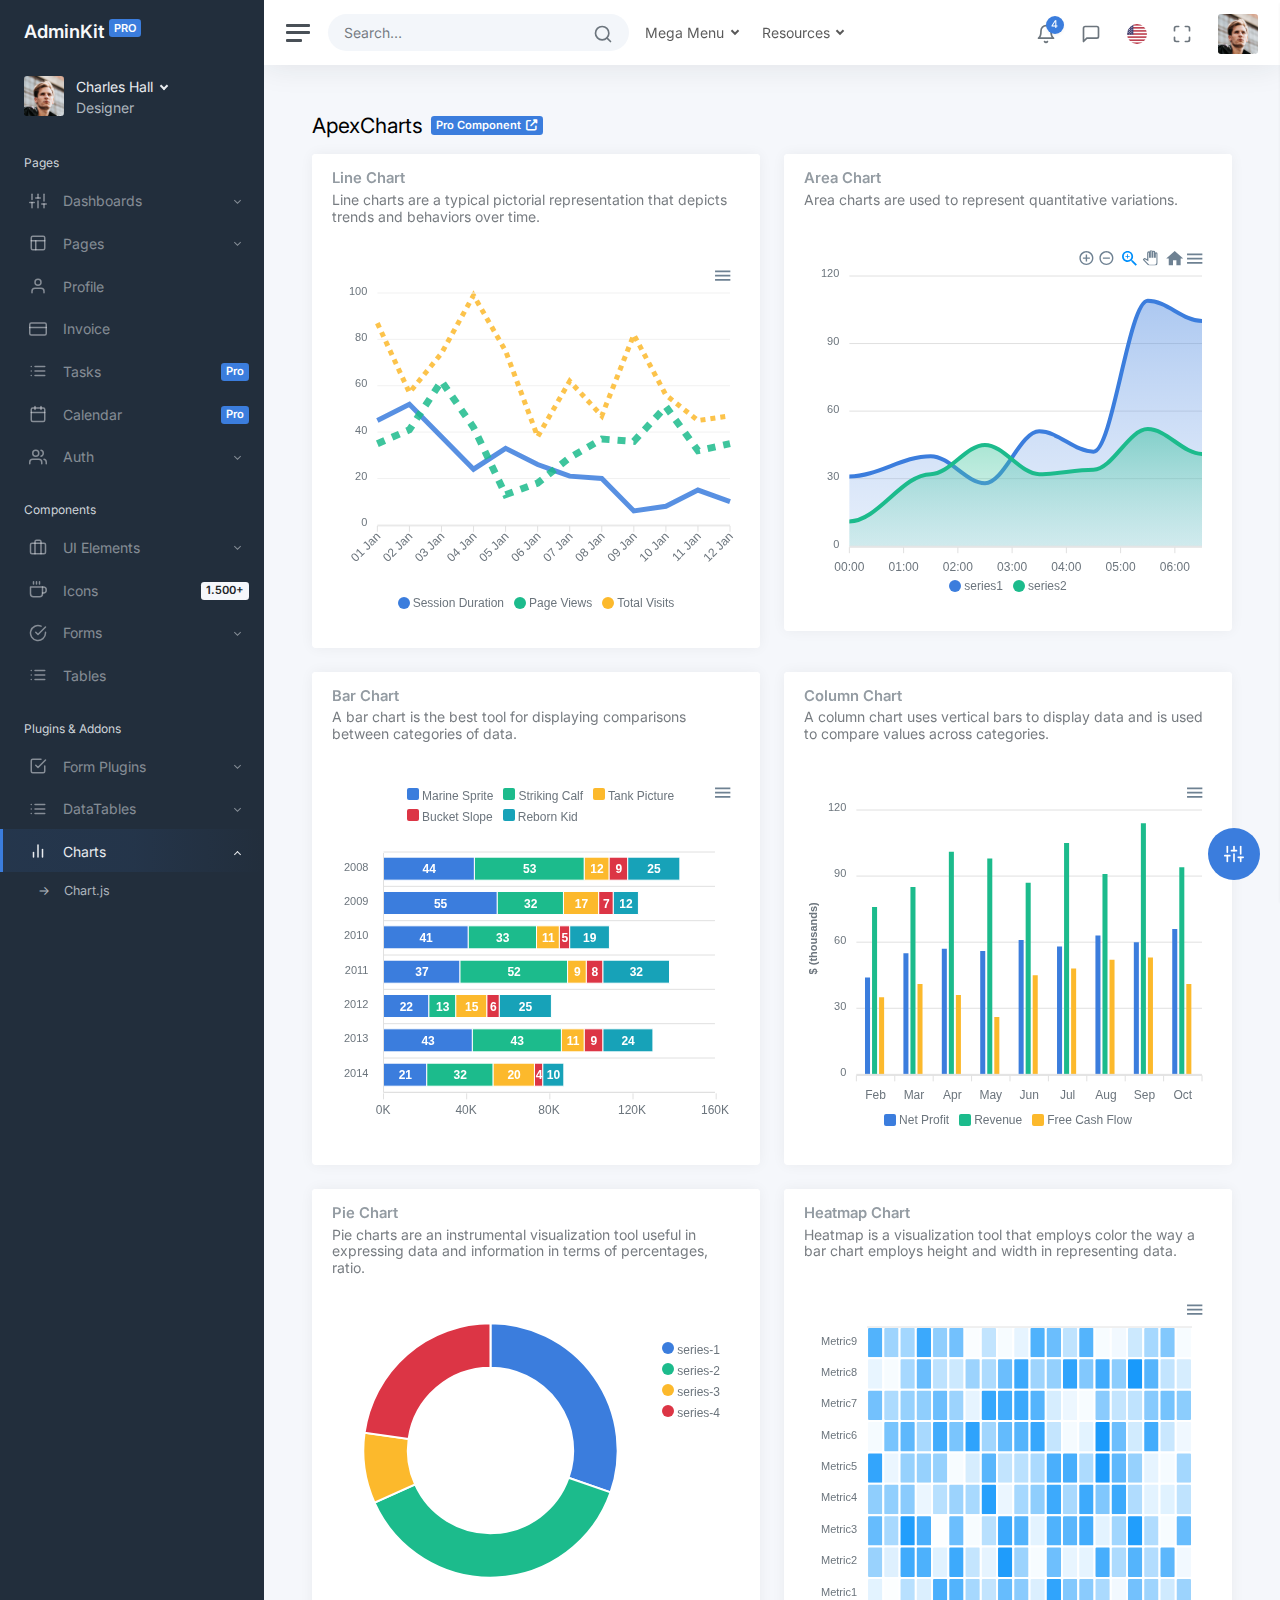
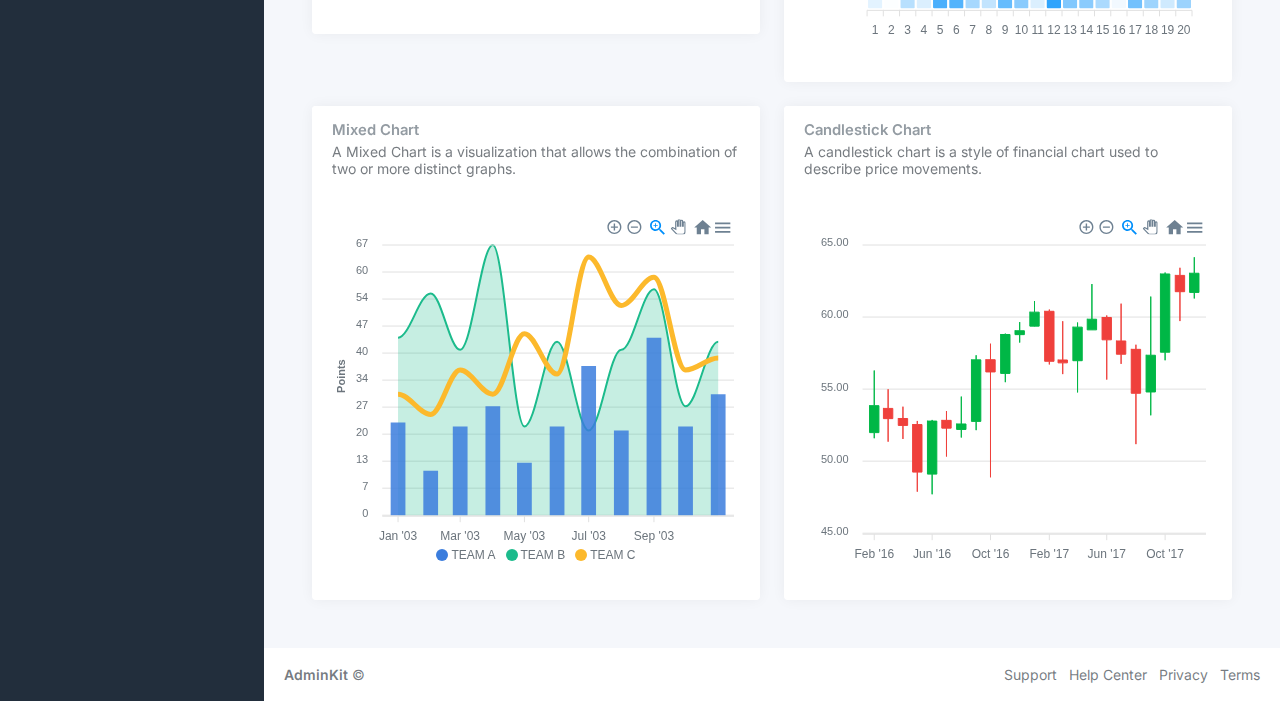
<file: resources/template/charts-apexcharts-2.html>
<!DOCTYPE html>
<html lang="en">


<!-- Mirrored from demo.adminkit.io/charts-apexcharts.html by HTTrack Website Copier/3.x [XR&CO'2014], Sat, 14 Oct 2023 08:50:11 GMT -->
<!-- Added by HTTrack --><meta http-equiv="content-type" content="text/html;charset=UTF-8" /><!-- /Added by HTTrack -->
<head>
	<meta charset="utf-8">
	<meta http-equiv="X-UA-Compatible" content="IE=edge">
	<meta name="viewport" content="width=device-width, initial-scale=1, shrink-to-fit=no">
	<meta name="description" content="Responsive Admin &amp; Dashboard Template based on Bootstrap 5">
	<meta name="author" content="AdminKit">
	<meta name="keywords" content="adminkit, bootstrap, bootstrap 5, admin, dashboard, template, responsive, css, sass, html, theme, front-end, ui kit, web">

	<link rel="preconnect" href="https://fonts.gstatic.com/">
	<link rel="shortcut icon" href="img/icons/icon-48x48.png" />

	<link rel="canonical" href="charts-apexcharts-2.html" />

	<title>ApexCharts | AdminKit Demo</title>

	<link href="https://fonts.googleapis.com/css2?family=Inter:wght@300;400;600&amp;display=swap" rel="stylesheet">

	<!-- Choose your prefered color scheme -->
	<!-- <link href="css/light.css" rel="stylesheet"> -->
	<!-- <link href="css/dark.css" rel="stylesheet"> -->

	<!-- BEGIN SETTINGS -->
	<!-- Remove this after purchasing -->
	<link class="js-stylesheet" href="css/light.css" rel="stylesheet">
	<script src="js/settings.js"></script>
	<style>
		body {
			opacity: 0;
		}
	</style>
	<!-- END SETTINGS -->
<script async src="https://www.googletagmanager.com/gtag/js?id=UA-120946860-10"></script>
<script>
  window.dataLayer = window.dataLayer || [];
  function gtag(){dataLayer.push(arguments);}
  gtag('js', new Date());

  gtag('config', 'UA-120946860-10', { 'anonymize_ip': true });
</script></head>
<!--
  HOW TO USE: 
  data-theme: default (default), dark, light, colored
  data-layout: fluid (default), boxed
  data-sidebar-position: left (default), right
  data-sidebar-layout: default (default), compact
-->

<body data-theme="default" data-layout="fluid" data-sidebar-position="left" data-sidebar-layout="default">
	<div class="wrapper">
		<nav id="sidebar" class="sidebar js-sidebar">
			<div class="sidebar-content js-simplebar">
				<a class='sidebar-brand' href='index.html'>
					<span class="sidebar-brand-text align-middle">
						AdminKit
						<sup><small class="badge bg-primary text-uppercase">Pro</small></sup>
					</span>
					<svg class="sidebar-brand-icon align-middle" width="32px" height="32px" viewBox="0 0 24 24" fill="none" stroke="#FFFFFF" stroke-width="1.5"
						stroke-linecap="square" stroke-linejoin="miter" color="#FFFFFF" style="margin-left: -3px">
						<path d="M12 4L20 8.00004L12 12L4 8.00004L12 4Z"></path>
						<path d="M20 12L12 16L4 12"></path>
						<path d="M20 16L12 20L4 16"></path>
					</svg>
				</a>

				<div class="sidebar-user">
					<div class="d-flex justify-content-center">
						<div class="flex-shrink-0">
							<img src="img/avatars/avatar.jpg" class="avatar img-fluid rounded me-1" alt="Charles Hall" />
						</div>
						<div class="flex-grow-1 ps-2">
							<a class="sidebar-user-title dropdown-toggle" href="#" data-bs-toggle="dropdown">
								Charles Hall
							</a>
							<div class="dropdown-menu dropdown-menu-start">
								<a class='dropdown-item' href='pages-profile.html'><i class="align-middle me-1" data-feather="user"></i> Profile</a>
								<a class="dropdown-item" href="#"><i class="align-middle me-1" data-feather="pie-chart"></i> Analytics</a>
								<div class="dropdown-divider"></div>
								<a class='dropdown-item' href='pages-settings.html'><i class="align-middle me-1" data-feather="settings"></i> Settings &
									Privacy</a>
								<a class="dropdown-item" href="#"><i class="align-middle me-1" data-feather="help-circle"></i> Help Center</a>
								<div class="dropdown-divider"></div>
								<a class="dropdown-item" href="#">Log out</a>
							</div>

							<div class="sidebar-user-subtitle">Designer</div>
						</div>
					</div>
				</div>

				<ul class="sidebar-nav">
					<li class="sidebar-header">
						Pages
					</li>
					<li class="sidebar-item">
						<a data-bs-target="#dashboards" data-bs-toggle="collapse" class="sidebar-link collapsed">
							<i class="align-middle" data-feather="sliders"></i> <span class="align-middle">Dashboards</span>
						</a>
						<ul id="dashboards" class="sidebar-dropdown list-unstyled collapse " data-bs-parent="#sidebar">
							<li class="sidebar-item"><a class='sidebar-link' href='index.html'>Analytics</a></li>
							<li class="sidebar-item"><a class='sidebar-link' href='dashboard-ecommerce.html'>E-Commerce <span
										class="sidebar-badge badge bg-primary">Pro</span></a></li>
							<li class="sidebar-item"><a class='sidebar-link' href='dashboard-crypto.html'>Crypto <span
										class="sidebar-badge badge bg-primary">Pro</span></a></li>
						</ul>
					</li>

					<li class="sidebar-item">
						<a data-bs-target="#pages" data-bs-toggle="collapse" class="sidebar-link collapsed">
							<i class="align-middle" data-feather="layout"></i> <span class="align-middle">Pages</span>
						</a>
						<ul id="pages" class="sidebar-dropdown list-unstyled collapse " data-bs-parent="#sidebar">
							<li class="sidebar-item"><a class='sidebar-link' href='pages-settings.html'>Settings</a></li>
							<li class="sidebar-item"><a class='sidebar-link' href='pages-projects.html'>Projects <span
										class="sidebar-badge badge bg-primary">Pro</span></a></li>
							<li class="sidebar-item"><a class='sidebar-link' href='pages-clients.html'>Clients <span
										class="sidebar-badge badge bg-primary">Pro</span></a></li>
							<li class="sidebar-item"><a class='sidebar-link' href='pages-orders.html'>Orders <span
										class="sidebar-badge badge bg-primary">Pro</span></a></li>
							<li class="sidebar-item"><a class='sidebar-link' href='pages-pricing.html'>Pricing <span
										class="sidebar-badge badge bg-primary">Pro</span></a></li>
							<li class="sidebar-item"><a class='sidebar-link' href='pages-chat.html'>Chat <span
										class="sidebar-badge badge bg-primary">Pro</span></a></li>
							<li class="sidebar-item"><a class='sidebar-link' href='pages-blank.html'>Blank Page</a></li>
						</ul>
					</li>

					<li class="sidebar-item">
						<a class='sidebar-link' href='pages-profile.html'>
							<i class="align-middle" data-feather="user"></i> <span class="align-middle">Profile</span>
						</a>
					</li>

					<li class="sidebar-item">
						<a class='sidebar-link' href='pages-invoice.html'>
							<i class="align-middle" data-feather="credit-card"></i> <span class="align-middle">Invoice</span>
						</a>
					</li>

					<li class="sidebar-item">
						<a class='sidebar-link' href='pages-tasks.html'>
							<i class="align-middle" data-feather="list"></i> <span class="align-middle">Tasks</span>
							<span class="sidebar-badge badge bg-primary">Pro</span>
						</a>
					</li>

					<li class="sidebar-item">
						<a class='sidebar-link' href='calendar.html'>
							<i class="align-middle" data-feather="calendar"></i> <span class="align-middle">Calendar</span>
							<span class="sidebar-badge badge bg-primary">Pro</span>
						</a>
					</li>

					<li class="sidebar-item">
						<a href="#auth" data-bs-toggle="collapse" class="sidebar-link collapsed">
							<i class="align-middle" data-feather="users"></i> <span class="align-middle">Auth</span>
						</a>
						<ul id="auth" class="sidebar-dropdown list-unstyled collapse " data-bs-parent="#sidebar">
							<li class="sidebar-item"><a class='sidebar-link' href='pages-sign-in.html'>Sign In</a></li>
							<li class="sidebar-item"><a class='sidebar-link' href='pages-sign-up.html'>Sign Up</a></li>
							<li class="sidebar-item"><a class='sidebar-link' href='pages-reset-password.html'>Reset Password <span
										class="sidebar-badge badge bg-primary">Pro</span></a></li>
							<li class="sidebar-item"><a class='sidebar-link' href='pages-404.html'>404 Page <span
										class="sidebar-badge badge bg-primary">Pro</span></a></li>
							<li class="sidebar-item"><a class='sidebar-link' href='pages-500.html'>500 Page <span
										class="sidebar-badge badge bg-primary">Pro</span></a></li>
						</ul>
					</li>

					<li class="sidebar-header">
						Components
					</li>
					<li class="sidebar-item">
						<a data-bs-target="#ui" data-bs-toggle="collapse" class="sidebar-link collapsed">
							<i class="align-middle" data-feather="briefcase"></i> <span class="align-middle">UI Elements</span>
						</a>
						<ul id="ui" class="sidebar-dropdown list-unstyled collapse " data-bs-parent="#sidebar">
							<li class="sidebar-item"><a class='sidebar-link' href='ui-alerts.html'>Alerts <span
										class="sidebar-badge badge bg-primary">Pro</span></a></a></li>
							<li class="sidebar-item"><a class='sidebar-link' href='ui-buttons.html'>Buttons</a></li>
							<li class="sidebar-item"><a class='sidebar-link' href='ui-cards.html'>Cards</a></li>
							<li class="sidebar-item"><a class='sidebar-link' href='ui-general.html'>General</a></li>
							<li class="sidebar-item"><a class='sidebar-link' href='ui-grid.html'>Grid</a></li>
							<li class="sidebar-item"><a class='sidebar-link' href='ui-modals.html'>Modals <span
										class="sidebar-badge badge bg-primary">Pro</span></a></li>
							<li class="sidebar-item"><a class='sidebar-link' href='ui-offcanvas.html'>Offcanvas <span
										class="sidebar-badge badge bg-primary">Pro</span></a></li>
							<li class="sidebar-item"><a class='sidebar-link' href='ui-placeholders.html'>Placeholders <span
										class="sidebar-badge badge bg-primary">Pro</span></a></li>
							<li class="sidebar-item"><a class='sidebar-link' href='ui-tabs.html'>Tabs <span
										class="sidebar-badge badge bg-primary">Pro</span></a></li>
							<li class="sidebar-item"><a class='sidebar-link' href='ui-typography.html'>Typography</a></li>
						</ul>
					</li>
					<li class="sidebar-item">
						<a data-bs-target="#icons" data-bs-toggle="collapse" class="sidebar-link collapsed">
							<i class="align-middle" data-feather="coffee"></i> <span class="align-middle">Icons</span>
							<span class="sidebar-badge badge bg-light">1.500+</span>
						</a>
						<ul id="icons" class="sidebar-dropdown list-unstyled collapse " data-bs-parent="#sidebar">
							<li class="sidebar-item"><a class='sidebar-link' href='icons-feather.html'>Feather</a></li>
							<li class="sidebar-item"><a class='sidebar-link' href='icons-font-awesome.html'>Font Awesome <span
										class="sidebar-badge badge bg-primary">Pro</span></a></li>
						</ul>
					</li>
					<li class="sidebar-item">
						<a data-bs-target="#forms" data-bs-toggle="collapse" class="sidebar-link collapsed">
							<i class="align-middle" data-feather="check-circle"></i> <span class="align-middle">Forms</span>
						</a>
						<ul id="forms" class="sidebar-dropdown list-unstyled collapse " data-bs-parent="#sidebar">
							<li class="sidebar-item"><a class='sidebar-link' href='forms-basic-inputs.html'>Basic Inputs</a></li>
							<li class="sidebar-item"><a class='sidebar-link' href='forms-layouts.html'>Form Layouts <span
										class="sidebar-badge badge bg-primary">Pro</span></a></li>
							<li class="sidebar-item"><a class='sidebar-link' href='forms-input-groups.html'>Input Groups <span
										class="sidebar-badge badge bg-primary">Pro</span></a></li>
						</ul>
					</li>
					<li class="sidebar-item">
						<a class='sidebar-link' href='tables-bootstrap.html'>
							<i class="align-middle" data-feather="list"></i> <span class="align-middle">Tables</span>
						</a>
					</li>

					<li class="sidebar-header">
						Plugins & Addons
					</li>
					<li class="sidebar-item">
						<a data-bs-target="#form-plugins" data-bs-toggle="collapse" class="sidebar-link collapsed">
							<i class="align-middle" data-feather="check-square"></i> <span class="align-middle">Form Plugins</span>
						</a>
						<ul id="form-plugins" class="sidebar-dropdown list-unstyled collapse " data-bs-parent="#sidebar">
							<li class="sidebar-item"><a class='sidebar-link' href='forms-advanced-inputs.html'>Advanced Inputs <span
										class="sidebar-badge badge bg-primary">Pro</span></a></li>
							<li class="sidebar-item"><a class='sidebar-link' href='forms-editors.html'>Editors <span
										class="sidebar-badge badge bg-primary">Pro</span></a></li>
							<li class="sidebar-item"><a class='sidebar-link' href='forms-validation.html'>Validation <span
										class="sidebar-badge badge bg-primary">Pro</span></a></li>
						</ul>
					</li>
					<li class="sidebar-item">
						<a data-bs-target="#datatables" data-bs-toggle="collapse" class="sidebar-link collapsed">
							<i class="align-middle" data-feather="list"></i> <span class="align-middle">DataTables</span>
						</a>
						<ul id="datatables" class="sidebar-dropdown list-unstyled collapse " data-bs-parent="#sidebar">
							<li class="sidebar-item"><a class='sidebar-link' href='tables-datatables-responsive.html'>Responsive Table <span
										class="sidebar-badge badge bg-primary">Pro</span></a></li>
							<li class="sidebar-item"><a class='sidebar-link' href='tables-datatables-buttons.html'>Table with Buttons <span
										class="sidebar-badge badge bg-primary">Pro</span></a></li>
							<li class="sidebar-item"><a class='sidebar-link' href='tables-datatables-column-search.html'>Column Search <span
										class="sidebar-badge badge bg-primary">Pro</span></a></li>
							<li class="sidebar-item"><a class='sidebar-link' href='tables-datatables-fixed-header.html'>Fixed Header <span
										class="sidebar-badge badge bg-primary">Pro</span></a></li>
							<li class="sidebar-item"><a class='sidebar-link' href='tables-datatables-multi.html'>Multi Selection <span
										class="sidebar-badge badge bg-primary">Pro</span></a></li>
							<li class="sidebar-item"><a class='sidebar-link' href='tables-datatables-ajax.html'>Ajax Sourced Data <span
										class="sidebar-badge badge bg-primary">Pro</span></a></li>
						</ul>
					</li>
					<li class="sidebar-item active">
						<a data-bs-target="#charts" data-bs-toggle="collapse" class="sidebar-link">
							<i class="align-middle" data-feather="bar-chart-2"></i> <span class="align-middle">Charts</span>
						</a>
						<ul id="charts" class="sidebar-dropdown list-unstyled collapse show" data-bs-parent="#sidebar">
							<li class="sidebar-item"><a class='sidebar-link' href='charts-chartjs.html'>Chart.js</a></li>
							<li class="sidebar-item active"><a class='sidebar-link' href='charts-apexcharts.html'>ApexCharts <span
										class="sidebar-badge badge bg-primary">Pro</span></a></li>
						</ul>
					</li>
					<li class="sidebar-item">
						<a class='sidebar-link' href='notifications.html'>
							<i class="align-middle" data-feather="bell"></i> <span class="align-middle">Notifications</span>
							<span class="sidebar-badge badge bg-primary">Pro</span>
						</a>
					</li>
					<li class="sidebar-item">
						<a data-bs-target="#maps" data-bs-toggle="collapse" class="sidebar-link collapsed">
							<i class="align-middle" data-feather="map"></i> <span class="align-middle">Maps</span>
						</a>
						<ul id="maps" class="sidebar-dropdown list-unstyled collapse " data-bs-parent="#sidebar">
							<li class="sidebar-item"><a class='sidebar-link' href='maps-google.html'>Google Maps</a></li>
							<li class="sidebar-item"><a class='sidebar-link' href='maps-vector.html'>Vector Maps <span
										class="sidebar-badge badge bg-primary">Pro</span></a></li>
						</ul>
					</li>

					<li class="sidebar-item">
						<a data-bs-target="#multi" data-bs-toggle="collapse" class="sidebar-link collapsed">
							<i class="align-middle" data-feather="corner-right-down"></i> <span class="align-middle">Multi Level</span>
						</a>
						<ul id="multi" class="sidebar-dropdown list-unstyled collapse" data-bs-parent="#sidebar">
							<li class="sidebar-item">
								<a data-bs-target="#multi-2" data-bs-toggle="collapse" class="sidebar-link collapsed">Two Levels</a>
								<ul id="multi-2" class="sidebar-dropdown list-unstyled collapse">
									<li class="sidebar-item">
										<a class="sidebar-link" href="#">Item 1</a>
									</li>
									<li class="sidebar-item">
										<a class="sidebar-link" href="#">Item 2</a>
									</li>
								</ul>
							</li>
							<li class="sidebar-item">
								<a data-bs-target="#multi-3" data-bs-toggle="collapse" class="sidebar-link collapsed">Three Levels</a>
								<ul id="multi-3" class="sidebar-dropdown list-unstyled collapse">
									<li class="sidebar-item">
										<a data-bs-target="#multi-3-1" data-bs-toggle="collapse" class="sidebar-link collapsed">Item 1</a>
										<ul id="multi-3-1" class="sidebar-dropdown list-unstyled collapse">
											<li class="sidebar-item">
												<a class="sidebar-link" href="#">Item 1</a>
											</li>
											<li class="sidebar-item">
												<a class="sidebar-link" href="#">Item 2</a>
											</li>
										</ul>
									</li>
									<li class="sidebar-item">
										<a class="sidebar-link" href="#">Item 2</a>
									</li>
								</ul>
							</li>
						</ul>
					</li>
				</ul>

				<div class="sidebar-cta">
					<div class="sidebar-cta-content">
						<strong class="d-inline-block mb-2">Weekly Sales Report</strong>
						<div class="mb-3 text-sm">
							Your weekly sales report is ready for download!
						</div>

						<div class="d-grid">
							<a href="https://adminkit.io/" class="btn btn-outline-primary" target="_blank">Download</a>
						</div>
					</div>
				</div>
			</div>
		</nav>

		<div class="main">
			<nav class="navbar navbar-expand navbar-light navbar-bg">
				<a class="sidebar-toggle js-sidebar-toggle">
					<i class="hamburger align-self-center"></i>
				</a>

				<form class="d-none d-sm-inline-block">
					<div class="input-group input-group-navbar">
						<input type="text" class="form-control" placeholder="Search…" aria-label="Search">
						<button class="btn" type="button">
							<i class="align-middle" data-feather="search"></i>
						</button>
					</div>
				</form>

				<ul class="navbar-nav d-none d-lg-flex">
					<li class="nav-item px-2 dropdown">
						<a class="nav-link dropdown-toggle" href="#" id="megaDropdown" role="button" data-bs-toggle="dropdown" aria-haspopup="true"
							aria-expanded="false">
							Mega Menu
						</a>
						<div class="dropdown-menu dropdown-menu-start dropdown-mega" aria-labelledby="megaDropdown">
							<div class="d-md-flex align-items-start justify-content-start">
								<div class="dropdown-mega-list">
									<div class="dropdown-header">UI Elements</div>
									<a class="dropdown-item" href="#">Alerts</a>
									<a class="dropdown-item" href="#">Buttons</a>
									<a class="dropdown-item" href="#">Cards</a>
									<a class="dropdown-item" href="#">Carousel</a>
									<a class="dropdown-item" href="#">General</a>
									<a class="dropdown-item" href="#">Grid</a>
									<a class="dropdown-item" href="#">Modals</a>
									<a class="dropdown-item" href="#">Tabs</a>
									<a class="dropdown-item" href="#">Typography</a>
								</div>
								<div class="dropdown-mega-list">
									<div class="dropdown-header">Forms</div>
									<a class="dropdown-item" href="#">Layouts</a>
									<a class="dropdown-item" href="#">Basic Inputs</a>
									<a class="dropdown-item" href="#">Input Groups</a>
									<a class="dropdown-item" href="#">Advanced Inputs</a>
									<a class="dropdown-item" href="#">Editors</a>
									<a class="dropdown-item" href="#">Validation</a>
									<a class="dropdown-item" href="#">Wizard</a>
								</div>
								<div class="dropdown-mega-list">
									<div class="dropdown-header">Tables</div>
									<a class="dropdown-item" href="#">Basic Tables</a>
									<a class="dropdown-item" href="#">Responsive Table</a>
									<a class="dropdown-item" href="#">Table with Buttons</a>
									<a class="dropdown-item" href="#">Column Search</a>
									<a class="dropdown-item" href="#">Muulti Selection</a>
									<a class="dropdown-item" href="#">Ajax Sourced Data</a>
								</div>
							</div>
						</div>
					</li>

					<li class="nav-item dropdown">
						<a class="nav-link dropdown-toggle" href="#" id="resourcesDropdown" role="button" data-bs-toggle="dropdown" aria-haspopup="true"
							aria-expanded="false">
							Resources
						</a>
						<div class="dropdown-menu" aria-labelledby="resourcesDropdown">
							<a class="dropdown-item" href="https://adminkit.io/" target="_blank"><i class="align-middle me-1" data-feather="home"></i>
								Homepage</a>
							<a class="dropdown-item" href="https://adminkit.io/docs/" target="_blank"><i class="align-middle me-1" data-feather="book-open"></i>
								Documentation</a>
							<a class="dropdown-item" href="https://adminkit.io/docs/getting-started/changelog/" target="_blank"><i class="align-middle me-1"
									data-feather="edit"></i> Changelog</a>
						</div>
					</li>
				</ul>

				<div class="navbar-collapse collapse">
					<ul class="navbar-nav navbar-align">
						<li class="nav-item dropdown">
							<a class="nav-icon dropdown-toggle" href="#" id="alertsDropdown" data-bs-toggle="dropdown">
								<div class="position-relative">
									<i class="align-middle" data-feather="bell"></i>
									<span class="indicator">4</span>
								</div>
							</a>
							<div class="dropdown-menu dropdown-menu-lg dropdown-menu-end py-0" aria-labelledby="alertsDropdown">
								<div class="dropdown-menu-header">
									4 New Notifications
								</div>
								<div class="list-group">
									<a href="#" class="list-group-item">
										<div class="row g-0 align-items-center">
											<div class="col-2">
												<i class="text-danger" data-feather="alert-circle"></i>
											</div>
											<div class="col-10">
												<div class="text-dark">Update completed</div>
												<div class="text-muted small mt-1">Restart server 12 to complete the update.</div>
												<div class="text-muted small mt-1">30m ago</div>
											</div>
										</div>
									</a>
									<a href="#" class="list-group-item">
										<div class="row g-0 align-items-center">
											<div class="col-2">
												<i class="text-warning" data-feather="bell"></i>
											</div>
											<div class="col-10">
												<div class="text-dark">Lorem ipsum</div>
												<div class="text-muted small mt-1">Aliquam ex eros, imperdiet vulputate hendrerit et.</div>
												<div class="text-muted small mt-1">2h ago</div>
											</div>
										</div>
									</a>
									<a href="#" class="list-group-item">
										<div class="row g-0 align-items-center">
											<div class="col-2">
												<i class="text-primary" data-feather="home"></i>
											</div>
											<div class="col-10">
												<div class="text-dark">Login from 192.186.1.8</div>
												<div class="text-muted small mt-1">5h ago</div>
											</div>
										</div>
									</a>
									<a href="#" class="list-group-item">
										<div class="row g-0 align-items-center">
											<div class="col-2">
												<i class="text-success" data-feather="user-plus"></i>
											</div>
											<div class="col-10">
												<div class="text-dark">New connection</div>
												<div class="text-muted small mt-1">Christina accepted your request.</div>
												<div class="text-muted small mt-1">14h ago</div>
											</div>
										</div>
									</a>
								</div>
								<div class="dropdown-menu-footer">
									<a href="#" class="text-muted">Show all notifications</a>
								</div>
							</div>
						</li>
						<li class="nav-item dropdown">
							<a class="nav-icon dropdown-toggle" href="#" id="messagesDropdown" data-bs-toggle="dropdown">
								<div class="position-relative">
									<i class="align-middle" data-feather="message-square"></i>
								</div>
							</a>
							<div class="dropdown-menu dropdown-menu-lg dropdown-menu-end py-0" aria-labelledby="messagesDropdown">
								<div class="dropdown-menu-header">
									<div class="position-relative">
										4 New Messages
									</div>
								</div>
								<div class="list-group">
									<a href="#" class="list-group-item">
										<div class="row g-0 align-items-center">
											<div class="col-2">
												<img src="img/avatars/avatar-5.jpg" class="avatar img-fluid rounded-circle" alt="Vanessa Tucker">
											</div>
											<div class="col-10 ps-2">
												<div class="text-dark">Vanessa Tucker</div>
												<div class="text-muted small mt-1">Nam pretium turpis et arcu. Duis arcu tortor.</div>
												<div class="text-muted small mt-1">15m ago</div>
											</div>
										</div>
									</a>
									<a href="#" class="list-group-item">
										<div class="row g-0 align-items-center">
											<div class="col-2">
												<img src="img/avatars/avatar-2.jpg" class="avatar img-fluid rounded-circle" alt="William Harris">
											</div>
											<div class="col-10 ps-2">
												<div class="text-dark">William Harris</div>
												<div class="text-muted small mt-1">Curabitur ligula sapien euismod vitae.</div>
												<div class="text-muted small mt-1">2h ago</div>
											</div>
										</div>
									</a>
									<a href="#" class="list-group-item">
										<div class="row g-0 align-items-center">
											<div class="col-2">
												<img src="img/avatars/avatar-4.jpg" class="avatar img-fluid rounded-circle" alt="Christina Mason">
											</div>
											<div class="col-10 ps-2">
												<div class="text-dark">Christina Mason</div>
												<div class="text-muted small mt-1">Pellentesque auctor neque nec urna.</div>
												<div class="text-muted small mt-1">4h ago</div>
											</div>
										</div>
									</a>
									<a href="#" class="list-group-item">
										<div class="row g-0 align-items-center">
											<div class="col-2">
												<img src="img/avatars/avatar-3.jpg" class="avatar img-fluid rounded-circle" alt="Sharon Lessman">
											</div>
											<div class="col-10 ps-2">
												<div class="text-dark">Sharon Lessman</div>
												<div class="text-muted small mt-1">Aenean tellus metus, bibendum sed, posuere ac, mattis non.</div>
												<div class="text-muted small mt-1">5h ago</div>
											</div>
										</div>
									</a>
								</div>
								<div class="dropdown-menu-footer">
									<a href="#" class="text-muted">Show all messages</a>
								</div>
							</div>
						</li>
						<li class="nav-item dropdown">
							<a class="nav-flag dropdown-toggle" href="#" id="languageDropdown" data-bs-toggle="dropdown">
								<img src="img/flags/us.png" alt="English" />
							</a>
							<div class="dropdown-menu dropdown-menu-end" aria-labelledby="languageDropdown">
								<a class="dropdown-item" href="#">
									<img src="img/flags/us.png" alt="English" width="20" class="align-middle me-1" />
									<span class="align-middle">English</span>
								</a>
								<a class="dropdown-item" href="#">
									<img src="img/flags/es.png" alt="Spanish" width="20" class="align-middle me-1" />
									<span class="align-middle">Spanish</span>
								</a>
								<a class="dropdown-item" href="#">
									<img src="img/flags/ru.png" alt="Russian" width="20" class="align-middle me-1" />
									<span class="align-middle">Russian</span>
								</a>
								<a class="dropdown-item" href="#">
									<img src="img/flags/de.png" alt="German" width="20" class="align-middle me-1" />
									<span class="align-middle">German</span>
								</a>
							</div>
						</li>
						<li class="nav-item">
							<a class="nav-icon js-fullscreen d-none d-lg-block" href="#">
								<div class="position-relative">
									<i class="align-middle" data-feather="maximize"></i>
								</div>
							</a>
						</li>
						<li class="nav-item dropdown">
							<a class="nav-icon pe-md-0 dropdown-toggle" href="#" data-bs-toggle="dropdown">
								<img src="img/avatars/avatar.jpg" class="avatar img-fluid rounded" alt="Charles Hall" />
							</a>
							<div class="dropdown-menu dropdown-menu-end">
								<a class='dropdown-item' href='pages-profile.html'><i class="align-middle me-1" data-feather="user"></i> Profile</a>
								<a class="dropdown-item" href="#"><i class="align-middle me-1" data-feather="pie-chart"></i> Analytics</a>
								<div class="dropdown-divider"></div>
								<a class='dropdown-item' href='pages-settings.html'><i class="align-middle me-1" data-feather="settings"></i> Settings &
									Privacy</a>
								<a class="dropdown-item" href="#"><i class="align-middle me-1" data-feather="help-circle"></i> Help Center</a>
								<div class="dropdown-divider"></div>
								<a class="dropdown-item" href="#">Log out</a>
							</div>
						</li>
					</ul>
				</div>
			</nav>

			<main class="content">
				<div class="container-fluid p-0">

					<div class="mb-3">
						<h1 class="h3 d-inline align-middle">ApexCharts</h1><a class="badge bg-primary ms-2" href="https://adminkit.io/pricing/"
							target="_blank">Pro Component <i class="fas fa-fw fa-external-link-alt"></i></a>
					</div>

					<div class="row">
						<div class="col-12 col-lg-6">
							<div class="card">
								<div class="card-header">
									<h5 class="card-title">Line Chart</h5>
									<h6 class="card-subtitle text-muted">Line charts are a typical pictorial representation that depicts trends and behaviors
										over time.</h6>
								</div>
								<div class="card-body">
									<div class="chart w-100">
										<div id="apexcharts-line"></div>
									</div>
								</div>
							</div>
						</div>

						<div class="col-12 col-lg-6">
							<div class="card">
								<div class="card-header">
									<h5 class="card-title">Area Chart</h5>
									<h6 class="card-subtitle text-muted">Area charts are used to represent quantitative variations.</h6>
								</div>
								<div class="card-body">
									<div class="chart w-100">
										<div id="apexcharts-area"></div>
									</div>
								</div>
							</div>
						</div>

						<div class="col-12 col-lg-6">
							<div class="card">
								<div class="card-header">
									<h5 class="card-title">Bar Chart</h5>
									<h6 class="card-subtitle text-muted">A bar chart is the best tool for displaying comparisons between categories of data.
									</h6>
								</div>
								<div class="card-body">
									<div class="chart w-100">
										<div id="apexcharts-bar"></div>
									</div>
								</div>
							</div>
						</div>

						<div class="col-12 col-lg-6">
							<div class="card">
								<div class="card-header">
									<h5 class="card-title">Column Chart</h5>
									<h6 class="card-subtitle text-muted">A column chart uses vertical bars to display data and is used to compare values across
										categories.</h6>
								</div>
								<div class="card-body">
									<div class="chart w-100">
										<div id="apexcharts-column"></div>
									</div>
								</div>
							</div>
						</div>

						<div class="col-12 col-lg-6">
							<div class="card">
								<div class="card-header">
									<h5 class="card-title">Pie Chart</h5>
									<h6 class="card-subtitle text-muted">Pie charts are an instrumental visualization tool useful in expressing data and
										information in terms of percentages, ratio.</h6>
								</div>
								<div class="card-body text-center">
									<div class="chart w-100">
										<div id="apexcharts-pie" style="max-width: 440px;margin:auto;"></div>
									</div>
								</div>
							</div>
						</div>

						<div class="col-12 col-lg-6">
							<div class="card">
								<div class="card-header">
									<h5 class="card-title">Heatmap Chart</h5>
									<h6 class="card-subtitle text-muted">Heatmap is a visualization tool that employs color the way a bar chart employs height
										and width in representing data.</h6>
								</div>
								<div class="card-body">
									<div class="chart w-100">
										<div id="apexcharts-heatmap"></div>
									</div>
								</div>
							</div>
						</div>

						<div class="col-12 col-lg-6">
							<div class="card">
								<div class="card-header">
									<h5 class="card-title">Mixed Chart</h5>
									<h6 class="card-subtitle text-muted">A Mixed Chart is a visualization that allows the combination of two or more distinct
										graphs.</h6>
								</div>
								<div class="card-body">
									<div class="chart w-100">
										<div id="apexcharts-mixed"></div>
									</div>
								</div>
							</div>
						</div>

						<div class="col-12 col-lg-6">
							<div class="card">
								<div class="card-header">
									<h5 class="card-title">Candlestick Chart</h5>
									<h6 class="card-subtitle text-muted">A candlestick chart is a style of financial chart used to describe price movements.
									</h6>
								</div>
								<div class="card-body">
									<div class="chart w-100">
										<div id="apexcharts-candlestick"></div>
									</div>
								</div>
							</div>
						</div>
					</div>

				</div>
			</main>

			<footer class="footer">
				<div class="container-fluid">
					<div class="row text-muted">
						<div class="col-6 text-start">
							<p class="mb-0">
								<a href="https://adminkit.io/" target="_blank" class="text-muted"><strong>AdminKit</strong></a> &copy;
							</p>
						</div>
						<div class="col-6 text-end">
							<ul class="list-inline">
								<li class="list-inline-item">
									<a class="text-muted" href="#">Support</a>
								</li>
								<li class="list-inline-item">
									<a class="text-muted" href="#">Help Center</a>
								</li>
								<li class="list-inline-item">
									<a class="text-muted" href="#">Privacy</a>
								</li>
								<li class="list-inline-item">
									<a class="text-muted" href="#">Terms</a>
								</li>
							</ul>
						</div>
					</div>
				</div>
			</footer>
		</div>
	</div>

	<script src="js/app.js"></script>

	<script>
		document.addEventListener("DOMContentLoaded", function() {
			// Line chart
			var options = {
				chart: {
					height: 350,
					type: "line",
					zoom: {
						enabled: false
					},
				},
				dataLabels: {
					enabled: false
				},
				stroke: {
					width: [5, 7, 5],
					curve: "straight",
					dashArray: [0, 8, 5]
				},
				series: [{
						name: "Session Duration",
						data: [45, 52, 38, 24, 33, 26, 21, 20, 6, 8, 15, 10]
					},
					{
						name: "Page Views",
						data: [35, 41, 62, 42, 13, 18, 29, 37, 36, 51, 32, 35]
					},
					{
						name: "Total Visits",
						data: [87, 57, 74, 99, 75, 38, 62, 47, 82, 56, 45, 47]
					}
				],
				markers: {
					size: 0,
					style: "hollow", // full, hollow, inverted
				},
				xaxis: {
					categories: ["01 Jan", "02 Jan", "03 Jan", "04 Jan", "05 Jan", "06 Jan", "07 Jan", "08 Jan", "09 Jan", "10 Jan", "11 Jan", "12 Jan"],
				},
				tooltip: {
					y: [{
						title: {
							formatter: function(val) {
								return val + " (mins)"
							}
						}
					}, {
						title: {
							formatter: function(val) {
								return val + " per session"
							}
						}
					}, {
						title: {
							formatter: function(val) {
								return val;
							}
						}
					}]
				},
				grid: {
					borderColor: "#f1f1f1",
				}
			}
			var chart = new ApexCharts(
				document.querySelector("#apexcharts-line"),
				options
			);
			chart.render();
		});
	</script>
	<script>
		document.addEventListener("DOMContentLoaded", function() {
			// Area chart
			var options = {
				chart: {
					height: 350,
					type: "area",
				},
				dataLabels: {
					enabled: false
				},
				stroke: {
					curve: "smooth"
				},
				series: [{
					name: "series1",
					data: [31, 40, 28, 51, 42, 109, 100]
				}, {
					name: "series2",
					data: [11, 32, 45, 32, 34, 52, 41]
				}],
				xaxis: {
					type: "datetime",
					categories: ["2018-09-19T00:00:00", "2018-09-19T01:30:00", "2018-09-19T02:30:00", "2018-09-19T03:30:00", "2018-09-19T04:30:00",
						"2018-09-19T05:30:00", "2018-09-19T06:30:00"
					],
				},
				tooltip: {
					x: {
						format: "dd/MM/yy HH:mm"
					},
				}
			}
			var chart = new ApexCharts(
				document.querySelector("#apexcharts-area"),
				options
			);
			chart.render();
		});
	</script>
	<script>
		document.addEventListener("DOMContentLoaded", function() {
			// Bar chart
			var options = {
				chart: {
					height: 350,
					type: "bar",
					stacked: true,
				},
				plotOptions: {
					bar: {
						horizontal: true,
					},
				},
				stroke: {
					width: 1,
					colors: ["#fff"]
				},
				series: [{
					name: "Marine Sprite",
					data: [44, 55, 41, 37, 22, 43, 21]
				}, {
					name: "Striking Calf",
					data: [53, 32, 33, 52, 13, 43, 32]
				}, {
					name: "Tank Picture",
					data: [12, 17, 11, 9, 15, 11, 20]
				}, {
					name: "Bucket Slope",
					data: [9, 7, 5, 8, 6, 9, 4]
				}, {
					name: "Reborn Kid",
					data: [25, 12, 19, 32, 25, 24, 10]
				}],
				xaxis: {
					categories: [2008, 2009, 2010, 2011, 2012, 2013, 2014],
					labels: {
						formatter: function(val) {
							return val + "K"
						}
					}
				},
				yaxis: {
					title: {
						text: undefined
					},
				},
				tooltip: {
					y: {
						formatter: function(val) {
							return val + "K"
						}
					}
				},
				fill: {
					opacity: 1
				},
				legend: {
					position: "top",
					horizontalAlign: "left",
					offsetX: 40
				}
			}
			var chart = new ApexCharts(
				document.querySelector("#apexcharts-bar"),
				options
			);
			chart.render();
		});
	</script>
	<script>
		document.addEventListener("DOMContentLoaded", function() {
			// Column chart
			var options = {
				chart: {
					height: 350,
					type: "bar",
				},
				plotOptions: {
					bar: {
						horizontal: false,
						endingShape: "rounded",
						columnWidth: "55%",
					},
				},
				dataLabels: {
					enabled: false
				},
				stroke: {
					show: true,
					width: 2,
					colors: ["transparent"]
				},
				series: [{
					name: "Net Profit",
					data: [44, 55, 57, 56, 61, 58, 63, 60, 66]
				}, {
					name: "Revenue",
					data: [76, 85, 101, 98, 87, 105, 91, 114, 94]
				}, {
					name: "Free Cash Flow",
					data: [35, 41, 36, 26, 45, 48, 52, 53, 41]
				}],
				xaxis: {
					categories: ["Feb", "Mar", "Apr", "May", "Jun", "Jul", "Aug", "Sep", "Oct"],
				},
				yaxis: {
					title: {
						text: "$ (thousands)"
					}
				},
				fill: {
					opacity: 1
				},
				tooltip: {
					y: {
						formatter: function(val) {
							return "$ " + val + " thousands"
						}
					}
				}
			}
			var chart = new ApexCharts(
				document.querySelector("#apexcharts-column"),
				options
			);
			chart.render();
		});
	</script>
	<script>
		document.addEventListener("DOMContentLoaded", function() {
			// Pie chart
			var options = {
				chart: {
					height: 350,
					type: "donut",
				},
				dataLabels: {
					enabled: false
				},
				series: [44, 55, 13, 33]
			}
			var chart = new ApexCharts(
				document.querySelector("#apexcharts-pie"),
				options
			);
			chart.render();
		});
	</script>
	<script>
		document.addEventListener("DOMContentLoaded", function() {
			// Heatmap chart
			function generateData(count, yrange) {
				var i = 0;
				var series = [];
				while (i < count) {
					var x = (i + 1).toString();
					var y = Math.floor(Math.random() * (yrange.max - yrange.min + 1)) + yrange.min;
					series.push({
						x: x,
						y: y
					});
					i++;
				}
				return series;
			}
			var options = {
				chart: {
					height: 350,
					type: "heatmap",
				},
				dataLabels: {
					enabled: false
				},
				colors: ["#008FFB"],
				series: [{
						name: "Metric1",
						data: generateData(20, {
							min: 0,
							max: 90
						})
					},
					{
						name: "Metric2",
						data: generateData(20, {
							min: 0,
							max: 90
						})
					},
					{
						name: "Metric3",
						data: generateData(20, {
							min: 0,
							max: 90
						})
					},
					{
						name: "Metric4",
						data: generateData(20, {
							min: 0,
							max: 90
						})
					},
					{
						name: "Metric5",
						data: generateData(20, {
							min: 0,
							max: 90
						})
					},
					{
						name: "Metric6",
						data: generateData(20, {
							min: 0,
							max: 90
						})
					},
					{
						name: "Metric7",
						data: generateData(20, {
							min: 0,
							max: 90
						})
					},
					{
						name: "Metric8",
						data: generateData(20, {
							min: 0,
							max: 90
						})
					},
					{
						name: "Metric9",
						data: generateData(20, {
							min: 0,
							max: 90
						})
					}
				],
				xaxis: {
					type: "category",
				}
			}
			var chart = new ApexCharts(
				document.querySelector("#apexcharts-heatmap"),
				options
			);
			chart.render();
		});
	</script>
	<script>
		document.addEventListener("DOMContentLoaded", function() {
			// Mixed chart
			var options = {
				chart: {
					height: 350,
					type: "line",
					stacked: false,
				},
				stroke: {
					width: [0, 2, 5],
					curve: "smooth"
				},
				plotOptions: {
					bar: {
						columnWidth: "50%"
					}
				},
				series: [{
					name: "TEAM A",
					type: "column",
					data: [23, 11, 22, 27, 13, 22, 37, 21, 44, 22, 30]
				}, {
					name: "TEAM B",
					type: "area",
					data: [44, 55, 41, 67, 22, 43, 21, 41, 56, 27, 43]
				}, {
					name: "TEAM C",
					type: "line",
					data: [30, 25, 36, 30, 45, 35, 64, 52, 59, 36, 39]
				}],
				fill: {
					opacity: [0.85, 0.25, 1],
					gradient: {
						inverseColors: false,
						shade: "light",
						type: "vertical",
						opacityFrom: 0.85,
						opacityTo: 0.55,
						stops: [0, 100, 100, 100]
					}
				},
				labels: ["01/01/2003", "02/01/2003", "03/01/2003", "04/01/2003", "05/01/2003", "06/01/2003", "07/01/2003", "08/01/2003", "09/01/2003",
					"10/01/2003", "11/01/2003"
				],
				markers: {
					size: 0
				},
				xaxis: {
					type: "datetime"
				},
				yaxis: {
					title: {
						text: "Points",
					},
					min: 0
				},
				tooltip: {
					shared: true,
					intersect: false,
					y: {
						formatter: function(y) {
							if (typeof y !== "undefined") {
								return y.toFixed(0) + " points";
							}
							return y;
						}
					}
				}
			}
			var chart = new ApexCharts(
				document.querySelector("#apexcharts-mixed"), {
					chart: {
						height: 350,
						type: "line",
						stacked: false,
					},
					stroke: {
						width: [0, 2, 5],
						curve: "smooth"
					},
					plotOptions: {
						bar: {
							columnWidth: "50%"
						}
					},
					series: [{
						name: "TEAM A",
						type: "column",
						data: [23, 11, 22, 27, 13, 22, 37, 21, 44, 22, 30]
					}, {
						name: "TEAM B",
						type: "area",
						data: [44, 55, 41, 67, 22, 43, 21, 41, 56, 27, 43]
					}, {
						name: "TEAM C",
						type: "line",
						data: [30, 25, 36, 30, 45, 35, 64, 52, 59, 36, 39]
					}],
					fill: {
						opacity: [0.85, 0.25, 1],
						gradient: {
							inverseColors: false,
							shade: "light",
							type: "vertical",
							opacityFrom: 0.85,
							opacityTo: 0.55,
							stops: [0, 100, 100, 100]
						}
					},
					labels: ["01/01/2003", "02/01/2003", "03/01/2003", "04/01/2003", "05/01/2003", "06/01/2003", "07/01/2003", "08/01/2003", "09/01/2003",
						"10/01/2003", "11/01/2003"
					],
					markers: {
						size: 0
					},
					xaxis: {
						type: "datetime"
					},
					yaxis: {
						title: {
							text: "Points",
						},
						min: 0
					},
					tooltip: {
						shared: true,
						intersect: false,
						y: {
							formatter: function(y) {
								if (typeof y !== "undefined") {
									return y.toFixed(0) + " points";
								}
								return y;
							}
						}
					}
				}
			);
			chart.render();
		});
	</script>
	<script>
		document.addEventListener("DOMContentLoaded", function() {
			// Candlestick chart
			var seriesData = [{
					x: new Date(2016, 1, 1),
					y: [51.98, 56.29, 51.59, 53.85]
				},
				{
					x: new Date(2016, 2, 1),
					y: [53.66, 54.99, 51.35, 52.95]
				},
				{
					x: new Date(2016, 3, 1),
					y: [52.96, 53.78, 51.54, 52.48]
				},
				{
					x: new Date(2016, 4, 1),
					y: [52.54, 52.79, 47.88, 49.24]
				},
				{
					x: new Date(2016, 5, 1),
					y: [49.10, 52.86, 47.70, 52.78]
				},
				{
					x: new Date(2016, 6, 1),
					y: [52.83, 53.48, 50.32, 52.29]
				},
				{
					x: new Date(2016, 7, 1),
					y: [52.20, 54.48, 51.64, 52.58]
				},
				{
					x: new Date(2016, 8, 1),
					y: [52.76, 57.35, 52.15, 57.03]
				},
				{
					x: new Date(2016, 9, 1),
					y: [57.04, 58.15, 48.88, 56.19]
				},
				{
					x: new Date(2016, 10, 1),
					y: [56.09, 58.85, 55.48, 58.79]
				},
				{
					x: new Date(2016, 11, 1),
					y: [58.78, 59.65, 58.23, 59.05]
				},
				{
					x: new Date(2017, 0, 1),
					y: [59.37, 61.11, 59.35, 60.34]
				},
				{
					x: new Date(2017, 1, 1),
					y: [60.40, 60.52, 56.71, 56.93]
				},
				{
					x: new Date(2017, 2, 1),
					y: [57.02, 59.71, 56.04, 56.82]
				},
				{
					x: new Date(2017, 3, 1),
					y: [56.97, 59.62, 54.77, 59.30]
				},
				{
					x: new Date(2017, 4, 1),
					y: [59.11, 62.29, 59.10, 59.85]
				},
				{
					x: new Date(2017, 5, 1),
					y: [59.97, 60.11, 55.66, 58.42]
				},
				{
					x: new Date(2017, 6, ),
					y: [58.34, 60.93, 56.75, 57.42]
				},
				{
					x: new Date(2017, 7, 1),
					y: [57.76, 58.08, 51.18, 54.71]
				},
				{
					x: new Date(2017, 8, 1),
					y: [54.80, 61.42, 53.18, 57.35]
				},
				{
					x: new Date(2017, 9, 1),
					y: [57.56, 63.09, 57.00, 62.99]
				},
				{
					x: new Date(2017, 10, 1),
					y: [62.89, 63.42, 59.72, 61.76]
				},
				{
					x: new Date(2017, 11, 1),
					y: [61.71, 64.15, 61.29, 63.04]
				}
			];
			var options = {
				chart: {
					height: 350,
					type: "candlestick",
				},
				series: [{
					data: seriesData
				}],
				stroke: {
					width: 1
				},
				xaxis: {
					type: "datetime"
				}
			};
			var chart = new ApexCharts(
				document.querySelector("#apexcharts-candlestick"),
				options
			);
			chart.render();
		});
	</script>

<script>
  document.addEventListener("DOMContentLoaded", function(event) { 
    setTimeout(function(){
      if(localStorage.getItem('popState') !== 'shown'){
        window.notyf.open({
          type: "success",
          message: "Get access to all 500+ components and 45+ pages with AdminKit PRO. <u><a class=\"text-white\" href=\"https://adminkit.io/pricing\" target=\"_blank\">More info</a></u> 🚀",
          duration: 10000,
          ripple: true,
          dismissible: false,
          position: {
            x: "left",
            y: "bottom"
          }
        });

        localStorage.setItem('popState','shown');
      }
    }, 15000);
  });
</script></body>


<!-- Mirrored from demo.adminkit.io/charts-apexcharts.html by HTTrack Website Copier/3.x [XR&CO'2014], Sat, 14 Oct 2023 08:50:11 GMT -->
</html>
</file>
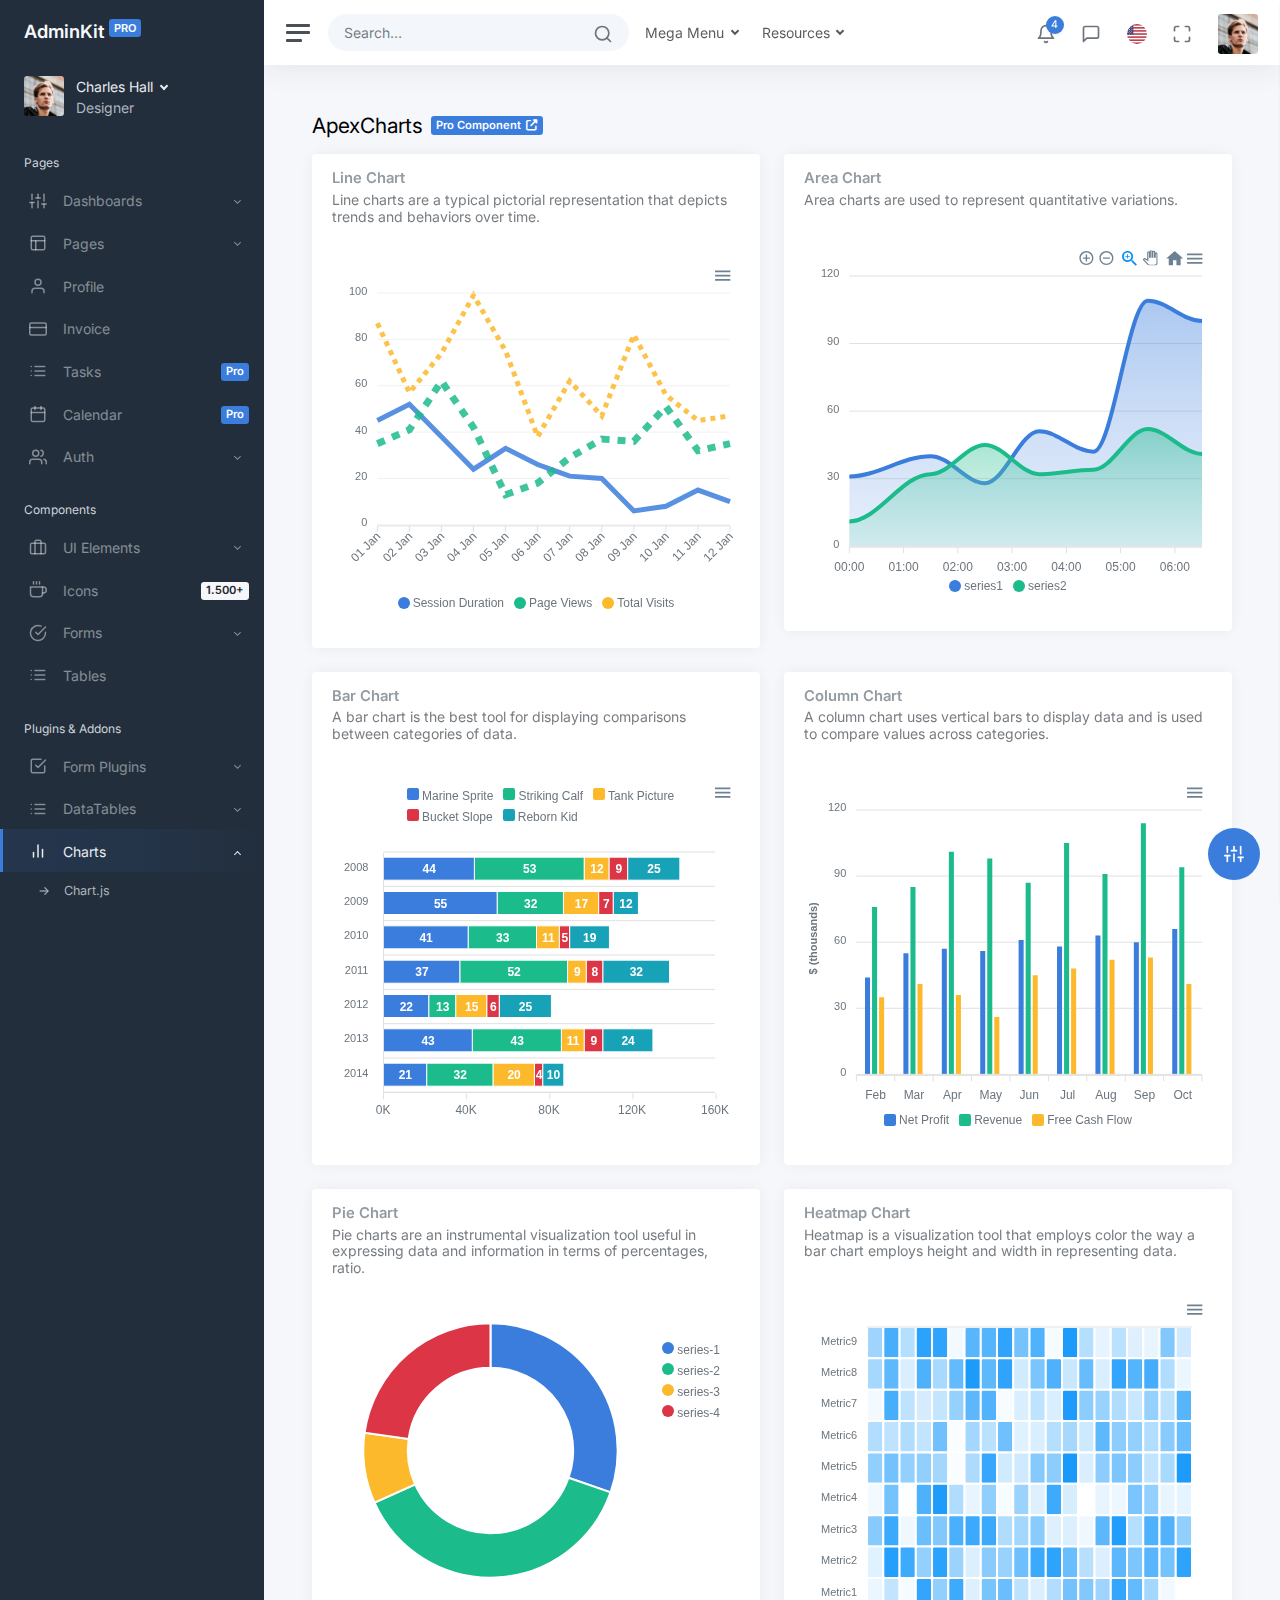
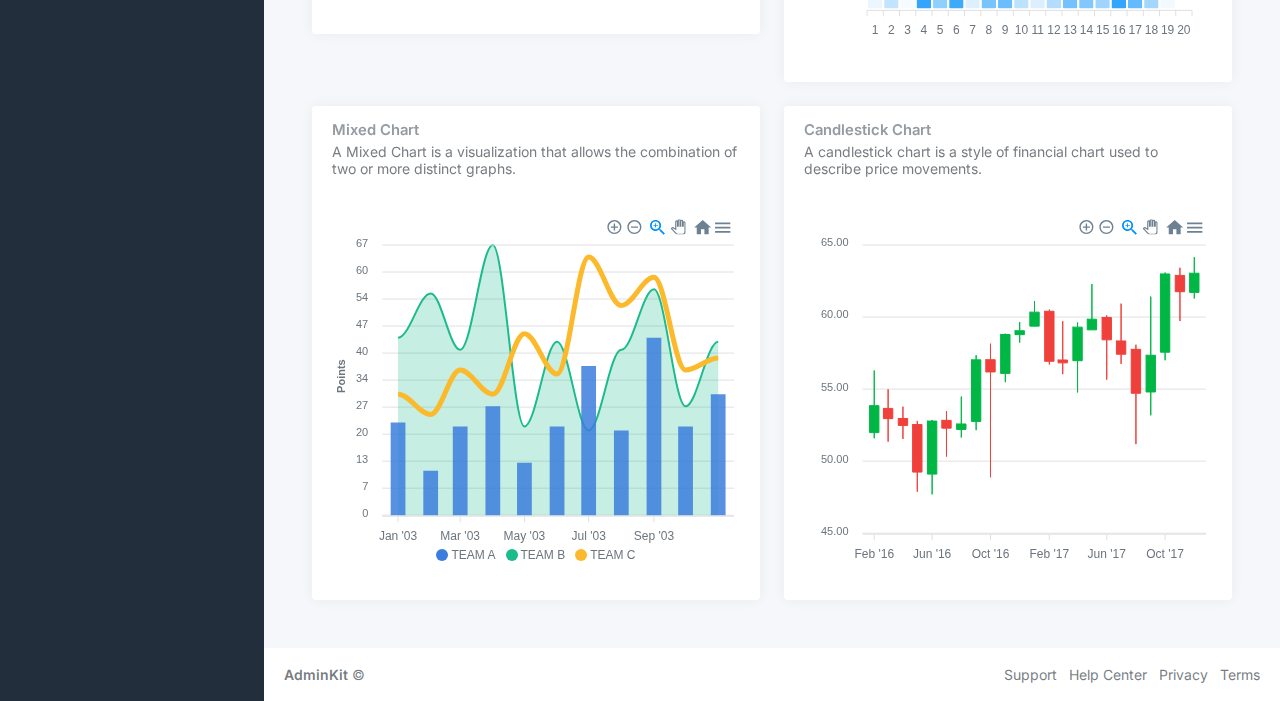
<file: resources/template/charts-apexcharts.html>
<!DOCTYPE html>
<html lang="en">


<!-- Mirrored from demo.adminkit.io/charts-apexcharts by HTTrack Website Copier/3.x [XR&CO'2014], Sat, 14 Oct 2023 08:50:05 GMT -->
<!-- Added by HTTrack --><meta http-equiv="content-type" content="text/html;charset=UTF-8" /><!-- /Added by HTTrack -->
<head>
	<meta charset="utf-8">
	<meta http-equiv="X-UA-Compatible" content="IE=edge">
	<meta name="viewport" content="width=device-width, initial-scale=1, shrink-to-fit=no">
	<meta name="description" content="Responsive Admin &amp; Dashboard Template based on Bootstrap 5">
	<meta name="author" content="AdminKit">
	<meta name="keywords" content="adminkit, bootstrap, bootstrap 5, admin, dashboard, template, responsive, css, sass, html, theme, front-end, ui kit, web">

	<link rel="preconnect" href="https://fonts.gstatic.com/">
	<link rel="shortcut icon" href="img/icons/icon-48x48.png" />

	<link rel="canonical" href="charts-apexcharts-2.html" />

	<title>ApexCharts | AdminKit Demo</title>

	<link href="https://fonts.googleapis.com/css2?family=Inter:wght@300;400;600&amp;display=swap" rel="stylesheet">

	<!-- Choose your prefered color scheme -->
	<!-- <link href="css/light.css" rel="stylesheet"> -->
	<!-- <link href="css/dark.css" rel="stylesheet"> -->

	<!-- BEGIN SETTINGS -->
	<!-- Remove this after purchasing -->
	<link class="js-stylesheet" href="css/light.css" rel="stylesheet">
	<script src="js/settings.js"></script>
	<style>
		body {
			opacity: 0;
		}
	</style>
	<!-- END SETTINGS -->
<script async src="https://www.googletagmanager.com/gtag/js?id=UA-120946860-10"></script>
<script>
  window.dataLayer = window.dataLayer || [];
  function gtag(){dataLayer.push(arguments);}
  gtag('js', new Date());

  gtag('config', 'UA-120946860-10', { 'anonymize_ip': true });
</script></head>
<!--
  HOW TO USE: 
  data-theme: default (default), dark, light, colored
  data-layout: fluid (default), boxed
  data-sidebar-position: left (default), right
  data-sidebar-layout: default (default), compact
-->

<body data-theme="default" data-layout="fluid" data-sidebar-position="left" data-sidebar-layout="default">
	<div class="wrapper">
		<nav id="sidebar" class="sidebar js-sidebar">
			<div class="sidebar-content js-simplebar">
				<a class='sidebar-brand' href='index.html'>
					<span class="sidebar-brand-text align-middle">
						AdminKit
						<sup><small class="badge bg-primary text-uppercase">Pro</small></sup>
					</span>
					<svg class="sidebar-brand-icon align-middle" width="32px" height="32px" viewBox="0 0 24 24" fill="none" stroke="#FFFFFF" stroke-width="1.5"
						stroke-linecap="square" stroke-linejoin="miter" color="#FFFFFF" style="margin-left: -3px">
						<path d="M12 4L20 8.00004L12 12L4 8.00004L12 4Z"></path>
						<path d="M20 12L12 16L4 12"></path>
						<path d="M20 16L12 20L4 16"></path>
					</svg>
				</a>

				<div class="sidebar-user">
					<div class="d-flex justify-content-center">
						<div class="flex-shrink-0">
							<img src="img/avatars/avatar.jpg" class="avatar img-fluid rounded me-1" alt="Charles Hall" />
						</div>
						<div class="flex-grow-1 ps-2">
							<a class="sidebar-user-title dropdown-toggle" href="#" data-bs-toggle="dropdown">
								Charles Hall
							</a>
							<div class="dropdown-menu dropdown-menu-start">
								<a class='dropdown-item' href='pages-profile.html'><i class="align-middle me-1" data-feather="user"></i> Profile</a>
								<a class="dropdown-item" href="#"><i class="align-middle me-1" data-feather="pie-chart"></i> Analytics</a>
								<div class="dropdown-divider"></div>
								<a class='dropdown-item' href='pages-settings.html'><i class="align-middle me-1" data-feather="settings"></i> Settings &
									Privacy</a>
								<a class="dropdown-item" href="#"><i class="align-middle me-1" data-feather="help-circle"></i> Help Center</a>
								<div class="dropdown-divider"></div>
								<a class="dropdown-item" href="#">Log out</a>
							</div>

							<div class="sidebar-user-subtitle">Designer</div>
						</div>
					</div>
				</div>

				<ul class="sidebar-nav">
					<li class="sidebar-header">
						Pages
					</li>
					<li class="sidebar-item">
						<a data-bs-target="#dashboards" data-bs-toggle="collapse" class="sidebar-link collapsed">
							<i class="align-middle" data-feather="sliders"></i> <span class="align-middle">Dashboards</span>
						</a>
						<ul id="dashboards" class="sidebar-dropdown list-unstyled collapse " data-bs-parent="#sidebar">
							<li class="sidebar-item"><a class='sidebar-link' href='index.html'>Analytics</a></li>
							<li class="sidebar-item"><a class='sidebar-link' href='dashboard-ecommerce.html'>E-Commerce <span
										class="sidebar-badge badge bg-primary">Pro</span></a></li>
							<li class="sidebar-item"><a class='sidebar-link' href='dashboard-crypto.html'>Crypto <span
										class="sidebar-badge badge bg-primary">Pro</span></a></li>
						</ul>
					</li>

					<li class="sidebar-item">
						<a data-bs-target="#pages" data-bs-toggle="collapse" class="sidebar-link collapsed">
							<i class="align-middle" data-feather="layout"></i> <span class="align-middle">Pages</span>
						</a>
						<ul id="pages" class="sidebar-dropdown list-unstyled collapse " data-bs-parent="#sidebar">
							<li class="sidebar-item"><a class='sidebar-link' href='pages-settings.html'>Settings</a></li>
							<li class="sidebar-item"><a class='sidebar-link' href='pages-projects.html'>Projects <span
										class="sidebar-badge badge bg-primary">Pro</span></a></li>
							<li class="sidebar-item"><a class='sidebar-link' href='pages-clients.html'>Clients <span
										class="sidebar-badge badge bg-primary">Pro</span></a></li>
							<li class="sidebar-item"><a class='sidebar-link' href='pages-orders.html'>Orders <span
										class="sidebar-badge badge bg-primary">Pro</span></a></li>
							<li class="sidebar-item"><a class='sidebar-link' href='pages-pricing.html'>Pricing <span
										class="sidebar-badge badge bg-primary">Pro</span></a></li>
							<li class="sidebar-item"><a class='sidebar-link' href='pages-chat.html'>Chat <span
										class="sidebar-badge badge bg-primary">Pro</span></a></li>
							<li class="sidebar-item"><a class='sidebar-link' href='pages-blank.html'>Blank Page</a></li>
						</ul>
					</li>

					<li class="sidebar-item">
						<a class='sidebar-link' href='pages-profile.html'>
							<i class="align-middle" data-feather="user"></i> <span class="align-middle">Profile</span>
						</a>
					</li>

					<li class="sidebar-item">
						<a class='sidebar-link' href='pages-invoice.html'>
							<i class="align-middle" data-feather="credit-card"></i> <span class="align-middle">Invoice</span>
						</a>
					</li>

					<li class="sidebar-item">
						<a class='sidebar-link' href='pages-tasks.html'>
							<i class="align-middle" data-feather="list"></i> <span class="align-middle">Tasks</span>
							<span class="sidebar-badge badge bg-primary">Pro</span>
						</a>
					</li>

					<li class="sidebar-item">
						<a class='sidebar-link' href='calendar.html'>
							<i class="align-middle" data-feather="calendar"></i> <span class="align-middle">Calendar</span>
							<span class="sidebar-badge badge bg-primary">Pro</span>
						</a>
					</li>

					<li class="sidebar-item">
						<a href="#auth" data-bs-toggle="collapse" class="sidebar-link collapsed">
							<i class="align-middle" data-feather="users"></i> <span class="align-middle">Auth</span>
						</a>
						<ul id="auth" class="sidebar-dropdown list-unstyled collapse " data-bs-parent="#sidebar">
							<li class="sidebar-item"><a class='sidebar-link' href='pages-sign-in.html'>Sign In</a></li>
							<li class="sidebar-item"><a class='sidebar-link' href='pages-sign-up.html'>Sign Up</a></li>
							<li class="sidebar-item"><a class='sidebar-link' href='pages-reset-password.html'>Reset Password <span
										class="sidebar-badge badge bg-primary">Pro</span></a></li>
							<li class="sidebar-item"><a class='sidebar-link' href='pages-404.html'>404 Page <span
										class="sidebar-badge badge bg-primary">Pro</span></a></li>
							<li class="sidebar-item"><a class='sidebar-link' href='pages-500.html'>500 Page <span
										class="sidebar-badge badge bg-primary">Pro</span></a></li>
						</ul>
					</li>

					<li class="sidebar-header">
						Components
					</li>
					<li class="sidebar-item">
						<a data-bs-target="#ui" data-bs-toggle="collapse" class="sidebar-link collapsed">
							<i class="align-middle" data-feather="briefcase"></i> <span class="align-middle">UI Elements</span>
						</a>
						<ul id="ui" class="sidebar-dropdown list-unstyled collapse " data-bs-parent="#sidebar">
							<li class="sidebar-item"><a class='sidebar-link' href='ui-alerts.html'>Alerts <span
										class="sidebar-badge badge bg-primary">Pro</span></a></a></li>
							<li class="sidebar-item"><a class='sidebar-link' href='ui-buttons.html'>Buttons</a></li>
							<li class="sidebar-item"><a class='sidebar-link' href='ui-cards.html'>Cards</a></li>
							<li class="sidebar-item"><a class='sidebar-link' href='ui-general.html'>General</a></li>
							<li class="sidebar-item"><a class='sidebar-link' href='ui-grid.html'>Grid</a></li>
							<li class="sidebar-item"><a class='sidebar-link' href='ui-modals.html'>Modals <span
										class="sidebar-badge badge bg-primary">Pro</span></a></li>
							<li class="sidebar-item"><a class='sidebar-link' href='ui-offcanvas.html'>Offcanvas <span
										class="sidebar-badge badge bg-primary">Pro</span></a></li>
							<li class="sidebar-item"><a class='sidebar-link' href='ui-placeholders.html'>Placeholders <span
										class="sidebar-badge badge bg-primary">Pro</span></a></li>
							<li class="sidebar-item"><a class='sidebar-link' href='ui-tabs.html'>Tabs <span
										class="sidebar-badge badge bg-primary">Pro</span></a></li>
							<li class="sidebar-item"><a class='sidebar-link' href='ui-typography.html'>Typography</a></li>
						</ul>
					</li>
					<li class="sidebar-item">
						<a data-bs-target="#icons" data-bs-toggle="collapse" class="sidebar-link collapsed">
							<i class="align-middle" data-feather="coffee"></i> <span class="align-middle">Icons</span>
							<span class="sidebar-badge badge bg-light">1.500+</span>
						</a>
						<ul id="icons" class="sidebar-dropdown list-unstyled collapse " data-bs-parent="#sidebar">
							<li class="sidebar-item"><a class='sidebar-link' href='icons-feather.html'>Feather</a></li>
							<li class="sidebar-item"><a class='sidebar-link' href='icons-font-awesome.html'>Font Awesome <span
										class="sidebar-badge badge bg-primary">Pro</span></a></li>
						</ul>
					</li>
					<li class="sidebar-item">
						<a data-bs-target="#forms" data-bs-toggle="collapse" class="sidebar-link collapsed">
							<i class="align-middle" data-feather="check-circle"></i> <span class="align-middle">Forms</span>
						</a>
						<ul id="forms" class="sidebar-dropdown list-unstyled collapse " data-bs-parent="#sidebar">
							<li class="sidebar-item"><a class='sidebar-link' href='forms-basic-inputs.html'>Basic Inputs</a></li>
							<li class="sidebar-item"><a class='sidebar-link' href='forms-layouts.html'>Form Layouts <span
										class="sidebar-badge badge bg-primary">Pro</span></a></li>
							<li class="sidebar-item"><a class='sidebar-link' href='forms-input-groups.html'>Input Groups <span
										class="sidebar-badge badge bg-primary">Pro</span></a></li>
						</ul>
					</li>
					<li class="sidebar-item">
						<a class='sidebar-link' href='tables-bootstrap.html'>
							<i class="align-middle" data-feather="list"></i> <span class="align-middle">Tables</span>
						</a>
					</li>

					<li class="sidebar-header">
						Plugins & Addons
					</li>
					<li class="sidebar-item">
						<a data-bs-target="#form-plugins" data-bs-toggle="collapse" class="sidebar-link collapsed">
							<i class="align-middle" data-feather="check-square"></i> <span class="align-middle">Form Plugins</span>
						</a>
						<ul id="form-plugins" class="sidebar-dropdown list-unstyled collapse " data-bs-parent="#sidebar">
							<li class="sidebar-item"><a class='sidebar-link' href='forms-advanced-inputs.html'>Advanced Inputs <span
										class="sidebar-badge badge bg-primary">Pro</span></a></li>
							<li class="sidebar-item"><a class='sidebar-link' href='forms-editors.html'>Editors <span
										class="sidebar-badge badge bg-primary">Pro</span></a></li>
							<li class="sidebar-item"><a class='sidebar-link' href='forms-validation.html'>Validation <span
										class="sidebar-badge badge bg-primary">Pro</span></a></li>
						</ul>
					</li>
					<li class="sidebar-item">
						<a data-bs-target="#datatables" data-bs-toggle="collapse" class="sidebar-link collapsed">
							<i class="align-middle" data-feather="list"></i> <span class="align-middle">DataTables</span>
						</a>
						<ul id="datatables" class="sidebar-dropdown list-unstyled collapse " data-bs-parent="#sidebar">
							<li class="sidebar-item"><a class='sidebar-link' href='tables-datatables-responsive.html'>Responsive Table <span
										class="sidebar-badge badge bg-primary">Pro</span></a></li>
							<li class="sidebar-item"><a class='sidebar-link' href='tables-datatables-buttons.html'>Table with Buttons <span
										class="sidebar-badge badge bg-primary">Pro</span></a></li>
							<li class="sidebar-item"><a class='sidebar-link' href='tables-datatables-column-search.html'>Column Search <span
										class="sidebar-badge badge bg-primary">Pro</span></a></li>
							<li class="sidebar-item"><a class='sidebar-link' href='tables-datatables-fixed-header.html'>Fixed Header <span
										class="sidebar-badge badge bg-primary">Pro</span></a></li>
							<li class="sidebar-item"><a class='sidebar-link' href='tables-datatables-multi.html'>Multi Selection <span
										class="sidebar-badge badge bg-primary">Pro</span></a></li>
							<li class="sidebar-item"><a class='sidebar-link' href='tables-datatables-ajax.html'>Ajax Sourced Data <span
										class="sidebar-badge badge bg-primary">Pro</span></a></li>
						</ul>
					</li>
					<li class="sidebar-item active">
						<a data-bs-target="#charts" data-bs-toggle="collapse" class="sidebar-link">
							<i class="align-middle" data-feather="bar-chart-2"></i> <span class="align-middle">Charts</span>
						</a>
						<ul id="charts" class="sidebar-dropdown list-unstyled collapse show" data-bs-parent="#sidebar">
							<li class="sidebar-item"><a class='sidebar-link' href='charts-chartjs.html'>Chart.js</a></li>
							<li class="sidebar-item active"><a class='sidebar-link' href='charts-apexcharts.html'>ApexCharts <span
										class="sidebar-badge badge bg-primary">Pro</span></a></li>
						</ul>
					</li>
					<li class="sidebar-item">
						<a class='sidebar-link' href='notifications.html'>
							<i class="align-middle" data-feather="bell"></i> <span class="align-middle">Notifications</span>
							<span class="sidebar-badge badge bg-primary">Pro</span>
						</a>
					</li>
					<li class="sidebar-item">
						<a data-bs-target="#maps" data-bs-toggle="collapse" class="sidebar-link collapsed">
							<i class="align-middle" data-feather="map"></i> <span class="align-middle">Maps</span>
						</a>
						<ul id="maps" class="sidebar-dropdown list-unstyled collapse " data-bs-parent="#sidebar">
							<li class="sidebar-item"><a class='sidebar-link' href='maps-google.html'>Google Maps</a></li>
							<li class="sidebar-item"><a class='sidebar-link' href='maps-vector.html'>Vector Maps <span
										class="sidebar-badge badge bg-primary">Pro</span></a></li>
						</ul>
					</li>

					<li class="sidebar-item">
						<a data-bs-target="#multi" data-bs-toggle="collapse" class="sidebar-link collapsed">
							<i class="align-middle" data-feather="corner-right-down"></i> <span class="align-middle">Multi Level</span>
						</a>
						<ul id="multi" class="sidebar-dropdown list-unstyled collapse" data-bs-parent="#sidebar">
							<li class="sidebar-item">
								<a data-bs-target="#multi-2" data-bs-toggle="collapse" class="sidebar-link collapsed">Two Levels</a>
								<ul id="multi-2" class="sidebar-dropdown list-unstyled collapse">
									<li class="sidebar-item">
										<a class="sidebar-link" href="#">Item 1</a>
									</li>
									<li class="sidebar-item">
										<a class="sidebar-link" href="#">Item 2</a>
									</li>
								</ul>
							</li>
							<li class="sidebar-item">
								<a data-bs-target="#multi-3" data-bs-toggle="collapse" class="sidebar-link collapsed">Three Levels</a>
								<ul id="multi-3" class="sidebar-dropdown list-unstyled collapse">
									<li class="sidebar-item">
										<a data-bs-target="#multi-3-1" data-bs-toggle="collapse" class="sidebar-link collapsed">Item 1</a>
										<ul id="multi-3-1" class="sidebar-dropdown list-unstyled collapse">
											<li class="sidebar-item">
												<a class="sidebar-link" href="#">Item 1</a>
											</li>
											<li class="sidebar-item">
												<a class="sidebar-link" href="#">Item 2</a>
											</li>
										</ul>
									</li>
									<li class="sidebar-item">
										<a class="sidebar-link" href="#">Item 2</a>
									</li>
								</ul>
							</li>
						</ul>
					</li>
				</ul>

				<div class="sidebar-cta">
					<div class="sidebar-cta-content">
						<strong class="d-inline-block mb-2">Weekly Sales Report</strong>
						<div class="mb-3 text-sm">
							Your weekly sales report is ready for download!
						</div>

						<div class="d-grid">
							<a href="https://adminkit.io/" class="btn btn-outline-primary" target="_blank">Download</a>
						</div>
					</div>
				</div>
			</div>
		</nav>

		<div class="main">
			<nav class="navbar navbar-expand navbar-light navbar-bg">
				<a class="sidebar-toggle js-sidebar-toggle">
					<i class="hamburger align-self-center"></i>
				</a>

				<form class="d-none d-sm-inline-block">
					<div class="input-group input-group-navbar">
						<input type="text" class="form-control" placeholder="Search…" aria-label="Search">
						<button class="btn" type="button">
							<i class="align-middle" data-feather="search"></i>
						</button>
					</div>
				</form>

				<ul class="navbar-nav d-none d-lg-flex">
					<li class="nav-item px-2 dropdown">
						<a class="nav-link dropdown-toggle" href="#" id="megaDropdown" role="button" data-bs-toggle="dropdown" aria-haspopup="true"
							aria-expanded="false">
							Mega Menu
						</a>
						<div class="dropdown-menu dropdown-menu-start dropdown-mega" aria-labelledby="megaDropdown">
							<div class="d-md-flex align-items-start justify-content-start">
								<div class="dropdown-mega-list">
									<div class="dropdown-header">UI Elements</div>
									<a class="dropdown-item" href="#">Alerts</a>
									<a class="dropdown-item" href="#">Buttons</a>
									<a class="dropdown-item" href="#">Cards</a>
									<a class="dropdown-item" href="#">Carousel</a>
									<a class="dropdown-item" href="#">General</a>
									<a class="dropdown-item" href="#">Grid</a>
									<a class="dropdown-item" href="#">Modals</a>
									<a class="dropdown-item" href="#">Tabs</a>
									<a class="dropdown-item" href="#">Typography</a>
								</div>
								<div class="dropdown-mega-list">
									<div class="dropdown-header">Forms</div>
									<a class="dropdown-item" href="#">Layouts</a>
									<a class="dropdown-item" href="#">Basic Inputs</a>
									<a class="dropdown-item" href="#">Input Groups</a>
									<a class="dropdown-item" href="#">Advanced Inputs</a>
									<a class="dropdown-item" href="#">Editors</a>
									<a class="dropdown-item" href="#">Validation</a>
									<a class="dropdown-item" href="#">Wizard</a>
								</div>
								<div class="dropdown-mega-list">
									<div class="dropdown-header">Tables</div>
									<a class="dropdown-item" href="#">Basic Tables</a>
									<a class="dropdown-item" href="#">Responsive Table</a>
									<a class="dropdown-item" href="#">Table with Buttons</a>
									<a class="dropdown-item" href="#">Column Search</a>
									<a class="dropdown-item" href="#">Muulti Selection</a>
									<a class="dropdown-item" href="#">Ajax Sourced Data</a>
								</div>
							</div>
						</div>
					</li>

					<li class="nav-item dropdown">
						<a class="nav-link dropdown-toggle" href="#" id="resourcesDropdown" role="button" data-bs-toggle="dropdown" aria-haspopup="true"
							aria-expanded="false">
							Resources
						</a>
						<div class="dropdown-menu" aria-labelledby="resourcesDropdown">
							<a class="dropdown-item" href="https://adminkit.io/" target="_blank"><i class="align-middle me-1" data-feather="home"></i>
								Homepage</a>
							<a class="dropdown-item" href="https://adminkit.io/docs/" target="_blank"><i class="align-middle me-1" data-feather="book-open"></i>
								Documentation</a>
							<a class="dropdown-item" href="https://adminkit.io/docs/getting-started/changelog/" target="_blank"><i class="align-middle me-1"
									data-feather="edit"></i> Changelog</a>
						</div>
					</li>
				</ul>

				<div class="navbar-collapse collapse">
					<ul class="navbar-nav navbar-align">
						<li class="nav-item dropdown">
							<a class="nav-icon dropdown-toggle" href="#" id="alertsDropdown" data-bs-toggle="dropdown">
								<div class="position-relative">
									<i class="align-middle" data-feather="bell"></i>
									<span class="indicator">4</span>
								</div>
							</a>
							<div class="dropdown-menu dropdown-menu-lg dropdown-menu-end py-0" aria-labelledby="alertsDropdown">
								<div class="dropdown-menu-header">
									4 New Notifications
								</div>
								<div class="list-group">
									<a href="#" class="list-group-item">
										<div class="row g-0 align-items-center">
											<div class="col-2">
												<i class="text-danger" data-feather="alert-circle"></i>
											</div>
											<div class="col-10">
												<div class="text-dark">Update completed</div>
												<div class="text-muted small mt-1">Restart server 12 to complete the update.</div>
												<div class="text-muted small mt-1">30m ago</div>
											</div>
										</div>
									</a>
									<a href="#" class="list-group-item">
										<div class="row g-0 align-items-center">
											<div class="col-2">
												<i class="text-warning" data-feather="bell"></i>
											</div>
											<div class="col-10">
												<div class="text-dark">Lorem ipsum</div>
												<div class="text-muted small mt-1">Aliquam ex eros, imperdiet vulputate hendrerit et.</div>
												<div class="text-muted small mt-1">2h ago</div>
											</div>
										</div>
									</a>
									<a href="#" class="list-group-item">
										<div class="row g-0 align-items-center">
											<div class="col-2">
												<i class="text-primary" data-feather="home"></i>
											</div>
											<div class="col-10">
												<div class="text-dark">Login from 192.186.1.8</div>
												<div class="text-muted small mt-1">5h ago</div>
											</div>
										</div>
									</a>
									<a href="#" class="list-group-item">
										<div class="row g-0 align-items-center">
											<div class="col-2">
												<i class="text-success" data-feather="user-plus"></i>
											</div>
											<div class="col-10">
												<div class="text-dark">New connection</div>
												<div class="text-muted small mt-1">Christina accepted your request.</div>
												<div class="text-muted small mt-1">14h ago</div>
											</div>
										</div>
									</a>
								</div>
								<div class="dropdown-menu-footer">
									<a href="#" class="text-muted">Show all notifications</a>
								</div>
							</div>
						</li>
						<li class="nav-item dropdown">
							<a class="nav-icon dropdown-toggle" href="#" id="messagesDropdown" data-bs-toggle="dropdown">
								<div class="position-relative">
									<i class="align-middle" data-feather="message-square"></i>
								</div>
							</a>
							<div class="dropdown-menu dropdown-menu-lg dropdown-menu-end py-0" aria-labelledby="messagesDropdown">
								<div class="dropdown-menu-header">
									<div class="position-relative">
										4 New Messages
									</div>
								</div>
								<div class="list-group">
									<a href="#" class="list-group-item">
										<div class="row g-0 align-items-center">
											<div class="col-2">
												<img src="img/avatars/avatar-5.jpg" class="avatar img-fluid rounded-circle" alt="Vanessa Tucker">
											</div>
											<div class="col-10 ps-2">
												<div class="text-dark">Vanessa Tucker</div>
												<div class="text-muted small mt-1">Nam pretium turpis et arcu. Duis arcu tortor.</div>
												<div class="text-muted small mt-1">15m ago</div>
											</div>
										</div>
									</a>
									<a href="#" class="list-group-item">
										<div class="row g-0 align-items-center">
											<div class="col-2">
												<img src="img/avatars/avatar-2.jpg" class="avatar img-fluid rounded-circle" alt="William Harris">
											</div>
											<div class="col-10 ps-2">
												<div class="text-dark">William Harris</div>
												<div class="text-muted small mt-1">Curabitur ligula sapien euismod vitae.</div>
												<div class="text-muted small mt-1">2h ago</div>
											</div>
										</div>
									</a>
									<a href="#" class="list-group-item">
										<div class="row g-0 align-items-center">
											<div class="col-2">
												<img src="img/avatars/avatar-4.jpg" class="avatar img-fluid rounded-circle" alt="Christina Mason">
											</div>
											<div class="col-10 ps-2">
												<div class="text-dark">Christina Mason</div>
												<div class="text-muted small mt-1">Pellentesque auctor neque nec urna.</div>
												<div class="text-muted small mt-1">4h ago</div>
											</div>
										</div>
									</a>
									<a href="#" class="list-group-item">
										<div class="row g-0 align-items-center">
											<div class="col-2">
												<img src="img/avatars/avatar-3.jpg" class="avatar img-fluid rounded-circle" alt="Sharon Lessman">
											</div>
											<div class="col-10 ps-2">
												<div class="text-dark">Sharon Lessman</div>
												<div class="text-muted small mt-1">Aenean tellus metus, bibendum sed, posuere ac, mattis non.</div>
												<div class="text-muted small mt-1">5h ago</div>
											</div>
										</div>
									</a>
								</div>
								<div class="dropdown-menu-footer">
									<a href="#" class="text-muted">Show all messages</a>
								</div>
							</div>
						</li>
						<li class="nav-item dropdown">
							<a class="nav-flag dropdown-toggle" href="#" id="languageDropdown" data-bs-toggle="dropdown">
								<img src="img/flags/us.png" alt="English" />
							</a>
							<div class="dropdown-menu dropdown-menu-end" aria-labelledby="languageDropdown">
								<a class="dropdown-item" href="#">
									<img src="img/flags/us.png" alt="English" width="20" class="align-middle me-1" />
									<span class="align-middle">English</span>
								</a>
								<a class="dropdown-item" href="#">
									<img src="img/flags/es.png" alt="Spanish" width="20" class="align-middle me-1" />
									<span class="align-middle">Spanish</span>
								</a>
								<a class="dropdown-item" href="#">
									<img src="img/flags/ru.png" alt="Russian" width="20" class="align-middle me-1" />
									<span class="align-middle">Russian</span>
								</a>
								<a class="dropdown-item" href="#">
									<img src="img/flags/de.png" alt="German" width="20" class="align-middle me-1" />
									<span class="align-middle">German</span>
								</a>
							</div>
						</li>
						<li class="nav-item">
							<a class="nav-icon js-fullscreen d-none d-lg-block" href="#">
								<div class="position-relative">
									<i class="align-middle" data-feather="maximize"></i>
								</div>
							</a>
						</li>
						<li class="nav-item dropdown">
							<a class="nav-icon pe-md-0 dropdown-toggle" href="#" data-bs-toggle="dropdown">
								<img src="img/avatars/avatar.jpg" class="avatar img-fluid rounded" alt="Charles Hall" />
							</a>
							<div class="dropdown-menu dropdown-menu-end">
								<a class='dropdown-item' href='pages-profile.html'><i class="align-middle me-1" data-feather="user"></i> Profile</a>
								<a class="dropdown-item" href="#"><i class="align-middle me-1" data-feather="pie-chart"></i> Analytics</a>
								<div class="dropdown-divider"></div>
								<a class='dropdown-item' href='pages-settings.html'><i class="align-middle me-1" data-feather="settings"></i> Settings &
									Privacy</a>
								<a class="dropdown-item" href="#"><i class="align-middle me-1" data-feather="help-circle"></i> Help Center</a>
								<div class="dropdown-divider"></div>
								<a class="dropdown-item" href="#">Log out</a>
							</div>
						</li>
					</ul>
				</div>
			</nav>

			<main class="content">
				<div class="container-fluid p-0">

					<div class="mb-3">
						<h1 class="h3 d-inline align-middle">ApexCharts</h1><a class="badge bg-primary ms-2" href="https://adminkit.io/pricing/"
							target="_blank">Pro Component <i class="fas fa-fw fa-external-link-alt"></i></a>
					</div>

					<div class="row">
						<div class="col-12 col-lg-6">
							<div class="card">
								<div class="card-header">
									<h5 class="card-title">Line Chart</h5>
									<h6 class="card-subtitle text-muted">Line charts are a typical pictorial representation that depicts trends and behaviors
										over time.</h6>
								</div>
								<div class="card-body">
									<div class="chart w-100">
										<div id="apexcharts-line"></div>
									</div>
								</div>
							</div>
						</div>

						<div class="col-12 col-lg-6">
							<div class="card">
								<div class="card-header">
									<h5 class="card-title">Area Chart</h5>
									<h6 class="card-subtitle text-muted">Area charts are used to represent quantitative variations.</h6>
								</div>
								<div class="card-body">
									<div class="chart w-100">
										<div id="apexcharts-area"></div>
									</div>
								</div>
							</div>
						</div>

						<div class="col-12 col-lg-6">
							<div class="card">
								<div class="card-header">
									<h5 class="card-title">Bar Chart</h5>
									<h6 class="card-subtitle text-muted">A bar chart is the best tool for displaying comparisons between categories of data.
									</h6>
								</div>
								<div class="card-body">
									<div class="chart w-100">
										<div id="apexcharts-bar"></div>
									</div>
								</div>
							</div>
						</div>

						<div class="col-12 col-lg-6">
							<div class="card">
								<div class="card-header">
									<h5 class="card-title">Column Chart</h5>
									<h6 class="card-subtitle text-muted">A column chart uses vertical bars to display data and is used to compare values across
										categories.</h6>
								</div>
								<div class="card-body">
									<div class="chart w-100">
										<div id="apexcharts-column"></div>
									</div>
								</div>
							</div>
						</div>

						<div class="col-12 col-lg-6">
							<div class="card">
								<div class="card-header">
									<h5 class="card-title">Pie Chart</h5>
									<h6 class="card-subtitle text-muted">Pie charts are an instrumental visualization tool useful in expressing data and
										information in terms of percentages, ratio.</h6>
								</div>
								<div class="card-body text-center">
									<div class="chart w-100">
										<div id="apexcharts-pie" style="max-width: 440px;margin:auto;"></div>
									</div>
								</div>
							</div>
						</div>

						<div class="col-12 col-lg-6">
							<div class="card">
								<div class="card-header">
									<h5 class="card-title">Heatmap Chart</h5>
									<h6 class="card-subtitle text-muted">Heatmap is a visualization tool that employs color the way a bar chart employs height
										and width in representing data.</h6>
								</div>
								<div class="card-body">
									<div class="chart w-100">
										<div id="apexcharts-heatmap"></div>
									</div>
								</div>
							</div>
						</div>

						<div class="col-12 col-lg-6">
							<div class="card">
								<div class="card-header">
									<h5 class="card-title">Mixed Chart</h5>
									<h6 class="card-subtitle text-muted">A Mixed Chart is a visualization that allows the combination of two or more distinct
										graphs.</h6>
								</div>
								<div class="card-body">
									<div class="chart w-100">
										<div id="apexcharts-mixed"></div>
									</div>
								</div>
							</div>
						</div>

						<div class="col-12 col-lg-6">
							<div class="card">
								<div class="card-header">
									<h5 class="card-title">Candlestick Chart</h5>
									<h6 class="card-subtitle text-muted">A candlestick chart is a style of financial chart used to describe price movements.
									</h6>
								</div>
								<div class="card-body">
									<div class="chart w-100">
										<div id="apexcharts-candlestick"></div>
									</div>
								</div>
							</div>
						</div>
					</div>

				</div>
			</main>

			<footer class="footer">
				<div class="container-fluid">
					<div class="row text-muted">
						<div class="col-6 text-start">
							<p class="mb-0">
								<a href="https://adminkit.io/" target="_blank" class="text-muted"><strong>AdminKit</strong></a> &copy;
							</p>
						</div>
						<div class="col-6 text-end">
							<ul class="list-inline">
								<li class="list-inline-item">
									<a class="text-muted" href="#">Support</a>
								</li>
								<li class="list-inline-item">
									<a class="text-muted" href="#">Help Center</a>
								</li>
								<li class="list-inline-item">
									<a class="text-muted" href="#">Privacy</a>
								</li>
								<li class="list-inline-item">
									<a class="text-muted" href="#">Terms</a>
								</li>
							</ul>
						</div>
					</div>
				</div>
			</footer>
		</div>
	</div>

	<script src="js/app.js"></script>

	<script>
		document.addEventListener("DOMContentLoaded", function() {
			// Line chart
			var options = {
				chart: {
					height: 350,
					type: "line",
					zoom: {
						enabled: false
					},
				},
				dataLabels: {
					enabled: false
				},
				stroke: {
					width: [5, 7, 5],
					curve: "straight",
					dashArray: [0, 8, 5]
				},
				series: [{
						name: "Session Duration",
						data: [45, 52, 38, 24, 33, 26, 21, 20, 6, 8, 15, 10]
					},
					{
						name: "Page Views",
						data: [35, 41, 62, 42, 13, 18, 29, 37, 36, 51, 32, 35]
					},
					{
						name: "Total Visits",
						data: [87, 57, 74, 99, 75, 38, 62, 47, 82, 56, 45, 47]
					}
				],
				markers: {
					size: 0,
					style: "hollow", // full, hollow, inverted
				},
				xaxis: {
					categories: ["01 Jan", "02 Jan", "03 Jan", "04 Jan", "05 Jan", "06 Jan", "07 Jan", "08 Jan", "09 Jan", "10 Jan", "11 Jan", "12 Jan"],
				},
				tooltip: {
					y: [{
						title: {
							formatter: function(val) {
								return val + " (mins)"
							}
						}
					}, {
						title: {
							formatter: function(val) {
								return val + " per session"
							}
						}
					}, {
						title: {
							formatter: function(val) {
								return val;
							}
						}
					}]
				},
				grid: {
					borderColor: "#f1f1f1",
				}
			}
			var chart = new ApexCharts(
				document.querySelector("#apexcharts-line"),
				options
			);
			chart.render();
		});
	</script>
	<script>
		document.addEventListener("DOMContentLoaded", function() {
			// Area chart
			var options = {
				chart: {
					height: 350,
					type: "area",
				},
				dataLabels: {
					enabled: false
				},
				stroke: {
					curve: "smooth"
				},
				series: [{
					name: "series1",
					data: [31, 40, 28, 51, 42, 109, 100]
				}, {
					name: "series2",
					data: [11, 32, 45, 32, 34, 52, 41]
				}],
				xaxis: {
					type: "datetime",
					categories: ["2018-09-19T00:00:00", "2018-09-19T01:30:00", "2018-09-19T02:30:00", "2018-09-19T03:30:00", "2018-09-19T04:30:00",
						"2018-09-19T05:30:00", "2018-09-19T06:30:00"
					],
				},
				tooltip: {
					x: {
						format: "dd/MM/yy HH:mm"
					},
				}
			}
			var chart = new ApexCharts(
				document.querySelector("#apexcharts-area"),
				options
			);
			chart.render();
		});
	</script>
	<script>
		document.addEventListener("DOMContentLoaded", function() {
			// Bar chart
			var options = {
				chart: {
					height: 350,
					type: "bar",
					stacked: true,
				},
				plotOptions: {
					bar: {
						horizontal: true,
					},
				},
				stroke: {
					width: 1,
					colors: ["#fff"]
				},
				series: [{
					name: "Marine Sprite",
					data: [44, 55, 41, 37, 22, 43, 21]
				}, {
					name: "Striking Calf",
					data: [53, 32, 33, 52, 13, 43, 32]
				}, {
					name: "Tank Picture",
					data: [12, 17, 11, 9, 15, 11, 20]
				}, {
					name: "Bucket Slope",
					data: [9, 7, 5, 8, 6, 9, 4]
				}, {
					name: "Reborn Kid",
					data: [25, 12, 19, 32, 25, 24, 10]
				}],
				xaxis: {
					categories: [2008, 2009, 2010, 2011, 2012, 2013, 2014],
					labels: {
						formatter: function(val) {
							return val + "K"
						}
					}
				},
				yaxis: {
					title: {
						text: undefined
					},
				},
				tooltip: {
					y: {
						formatter: function(val) {
							return val + "K"
						}
					}
				},
				fill: {
					opacity: 1
				},
				legend: {
					position: "top",
					horizontalAlign: "left",
					offsetX: 40
				}
			}
			var chart = new ApexCharts(
				document.querySelector("#apexcharts-bar"),
				options
			);
			chart.render();
		});
	</script>
	<script>
		document.addEventListener("DOMContentLoaded", function() {
			// Column chart
			var options = {
				chart: {
					height: 350,
					type: "bar",
				},
				plotOptions: {
					bar: {
						horizontal: false,
						endingShape: "rounded",
						columnWidth: "55%",
					},
				},
				dataLabels: {
					enabled: false
				},
				stroke: {
					show: true,
					width: 2,
					colors: ["transparent"]
				},
				series: [{
					name: "Net Profit",
					data: [44, 55, 57, 56, 61, 58, 63, 60, 66]
				}, {
					name: "Revenue",
					data: [76, 85, 101, 98, 87, 105, 91, 114, 94]
				}, {
					name: "Free Cash Flow",
					data: [35, 41, 36, 26, 45, 48, 52, 53, 41]
				}],
				xaxis: {
					categories: ["Feb", "Mar", "Apr", "May", "Jun", "Jul", "Aug", "Sep", "Oct"],
				},
				yaxis: {
					title: {
						text: "$ (thousands)"
					}
				},
				fill: {
					opacity: 1
				},
				tooltip: {
					y: {
						formatter: function(val) {
							return "$ " + val + " thousands"
						}
					}
				}
			}
			var chart = new ApexCharts(
				document.querySelector("#apexcharts-column"),
				options
			);
			chart.render();
		});
	</script>
	<script>
		document.addEventListener("DOMContentLoaded", function() {
			// Pie chart
			var options = {
				chart: {
					height: 350,
					type: "donut",
				},
				dataLabels: {
					enabled: false
				},
				series: [44, 55, 13, 33]
			}
			var chart = new ApexCharts(
				document.querySelector("#apexcharts-pie"),
				options
			);
			chart.render();
		});
	</script>
	<script>
		document.addEventListener("DOMContentLoaded", function() {
			// Heatmap chart
			function generateData(count, yrange) {
				var i = 0;
				var series = [];
				while (i < count) {
					var x = (i + 1).toString();
					var y = Math.floor(Math.random() * (yrange.max - yrange.min + 1)) + yrange.min;
					series.push({
						x: x,
						y: y
					});
					i++;
				}
				return series;
			}
			var options = {
				chart: {
					height: 350,
					type: "heatmap",
				},
				dataLabels: {
					enabled: false
				},
				colors: ["#008FFB"],
				series: [{
						name: "Metric1",
						data: generateData(20, {
							min: 0,
							max: 90
						})
					},
					{
						name: "Metric2",
						data: generateData(20, {
							min: 0,
							max: 90
						})
					},
					{
						name: "Metric3",
						data: generateData(20, {
							min: 0,
							max: 90
						})
					},
					{
						name: "Metric4",
						data: generateData(20, {
							min: 0,
							max: 90
						})
					},
					{
						name: "Metric5",
						data: generateData(20, {
							min: 0,
							max: 90
						})
					},
					{
						name: "Metric6",
						data: generateData(20, {
							min: 0,
							max: 90
						})
					},
					{
						name: "Metric7",
						data: generateData(20, {
							min: 0,
							max: 90
						})
					},
					{
						name: "Metric8",
						data: generateData(20, {
							min: 0,
							max: 90
						})
					},
					{
						name: "Metric9",
						data: generateData(20, {
							min: 0,
							max: 90
						})
					}
				],
				xaxis: {
					type: "category",
				}
			}
			var chart = new ApexCharts(
				document.querySelector("#apexcharts-heatmap"),
				options
			);
			chart.render();
		});
	</script>
	<script>
		document.addEventListener("DOMContentLoaded", function() {
			// Mixed chart
			var options = {
				chart: {
					height: 350,
					type: "line",
					stacked: false,
				},
				stroke: {
					width: [0, 2, 5],
					curve: "smooth"
				},
				plotOptions: {
					bar: {
						columnWidth: "50%"
					}
				},
				series: [{
					name: "TEAM A",
					type: "column",
					data: [23, 11, 22, 27, 13, 22, 37, 21, 44, 22, 30]
				}, {
					name: "TEAM B",
					type: "area",
					data: [44, 55, 41, 67, 22, 43, 21, 41, 56, 27, 43]
				}, {
					name: "TEAM C",
					type: "line",
					data: [30, 25, 36, 30, 45, 35, 64, 52, 59, 36, 39]
				}],
				fill: {
					opacity: [0.85, 0.25, 1],
					gradient: {
						inverseColors: false,
						shade: "light",
						type: "vertical",
						opacityFrom: 0.85,
						opacityTo: 0.55,
						stops: [0, 100, 100, 100]
					}
				},
				labels: ["01/01/2003", "02/01/2003", "03/01/2003", "04/01/2003", "05/01/2003", "06/01/2003", "07/01/2003", "08/01/2003", "09/01/2003",
					"10/01/2003", "11/01/2003"
				],
				markers: {
					size: 0
				},
				xaxis: {
					type: "datetime"
				},
				yaxis: {
					title: {
						text: "Points",
					},
					min: 0
				},
				tooltip: {
					shared: true,
					intersect: false,
					y: {
						formatter: function(y) {
							if (typeof y !== "undefined") {
								return y.toFixed(0) + " points";
							}
							return y;
						}
					}
				}
			}
			var chart = new ApexCharts(
				document.querySelector("#apexcharts-mixed"), {
					chart: {
						height: 350,
						type: "line",
						stacked: false,
					},
					stroke: {
						width: [0, 2, 5],
						curve: "smooth"
					},
					plotOptions: {
						bar: {
							columnWidth: "50%"
						}
					},
					series: [{
						name: "TEAM A",
						type: "column",
						data: [23, 11, 22, 27, 13, 22, 37, 21, 44, 22, 30]
					}, {
						name: "TEAM B",
						type: "area",
						data: [44, 55, 41, 67, 22, 43, 21, 41, 56, 27, 43]
					}, {
						name: "TEAM C",
						type: "line",
						data: [30, 25, 36, 30, 45, 35, 64, 52, 59, 36, 39]
					}],
					fill: {
						opacity: [0.85, 0.25, 1],
						gradient: {
							inverseColors: false,
							shade: "light",
							type: "vertical",
							opacityFrom: 0.85,
							opacityTo: 0.55,
							stops: [0, 100, 100, 100]
						}
					},
					labels: ["01/01/2003", "02/01/2003", "03/01/2003", "04/01/2003", "05/01/2003", "06/01/2003", "07/01/2003", "08/01/2003", "09/01/2003",
						"10/01/2003", "11/01/2003"
					],
					markers: {
						size: 0
					},
					xaxis: {
						type: "datetime"
					},
					yaxis: {
						title: {
							text: "Points",
						},
						min: 0
					},
					tooltip: {
						shared: true,
						intersect: false,
						y: {
							formatter: function(y) {
								if (typeof y !== "undefined") {
									return y.toFixed(0) + " points";
								}
								return y;
							}
						}
					}
				}
			);
			chart.render();
		});
	</script>
	<script>
		document.addEventListener("DOMContentLoaded", function() {
			// Candlestick chart
			var seriesData = [{
					x: new Date(2016, 1, 1),
					y: [51.98, 56.29, 51.59, 53.85]
				},
				{
					x: new Date(2016, 2, 1),
					y: [53.66, 54.99, 51.35, 52.95]
				},
				{
					x: new Date(2016, 3, 1),
					y: [52.96, 53.78, 51.54, 52.48]
				},
				{
					x: new Date(2016, 4, 1),
					y: [52.54, 52.79, 47.88, 49.24]
				},
				{
					x: new Date(2016, 5, 1),
					y: [49.10, 52.86, 47.70, 52.78]
				},
				{
					x: new Date(2016, 6, 1),
					y: [52.83, 53.48, 50.32, 52.29]
				},
				{
					x: new Date(2016, 7, 1),
					y: [52.20, 54.48, 51.64, 52.58]
				},
				{
					x: new Date(2016, 8, 1),
					y: [52.76, 57.35, 52.15, 57.03]
				},
				{
					x: new Date(2016, 9, 1),
					y: [57.04, 58.15, 48.88, 56.19]
				},
				{
					x: new Date(2016, 10, 1),
					y: [56.09, 58.85, 55.48, 58.79]
				},
				{
					x: new Date(2016, 11, 1),
					y: [58.78, 59.65, 58.23, 59.05]
				},
				{
					x: new Date(2017, 0, 1),
					y: [59.37, 61.11, 59.35, 60.34]
				},
				{
					x: new Date(2017, 1, 1),
					y: [60.40, 60.52, 56.71, 56.93]
				},
				{
					x: new Date(2017, 2, 1),
					y: [57.02, 59.71, 56.04, 56.82]
				},
				{
					x: new Date(2017, 3, 1),
					y: [56.97, 59.62, 54.77, 59.30]
				},
				{
					x: new Date(2017, 4, 1),
					y: [59.11, 62.29, 59.10, 59.85]
				},
				{
					x: new Date(2017, 5, 1),
					y: [59.97, 60.11, 55.66, 58.42]
				},
				{
					x: new Date(2017, 6, ),
					y: [58.34, 60.93, 56.75, 57.42]
				},
				{
					x: new Date(2017, 7, 1),
					y: [57.76, 58.08, 51.18, 54.71]
				},
				{
					x: new Date(2017, 8, 1),
					y: [54.80, 61.42, 53.18, 57.35]
				},
				{
					x: new Date(2017, 9, 1),
					y: [57.56, 63.09, 57.00, 62.99]
				},
				{
					x: new Date(2017, 10, 1),
					y: [62.89, 63.42, 59.72, 61.76]
				},
				{
					x: new Date(2017, 11, 1),
					y: [61.71, 64.15, 61.29, 63.04]
				}
			];
			var options = {
				chart: {
					height: 350,
					type: "candlestick",
				},
				series: [{
					data: seriesData
				}],
				stroke: {
					width: 1
				},
				xaxis: {
					type: "datetime"
				}
			};
			var chart = new ApexCharts(
				document.querySelector("#apexcharts-candlestick"),
				options
			);
			chart.render();
		});
	</script>

<script>
  document.addEventListener("DOMContentLoaded", function(event) { 
    setTimeout(function(){
      if(localStorage.getItem('popState') !== 'shown'){
        window.notyf.open({
          type: "success",
          message: "Get access to all 500+ components and 45+ pages with AdminKit PRO. <u><a class=\"text-white\" href=\"https://adminkit.io/pricing\" target=\"_blank\">More info</a></u> 🚀",
          duration: 10000,
          ripple: true,
          dismissible: false,
          position: {
            x: "left",
            y: "bottom"
          }
        });

        localStorage.setItem('popState','shown');
      }
    }, 15000);
  });
</script></body>


<!-- Mirrored from demo.adminkit.io/charts-apexcharts by HTTrack Website Copier/3.x [XR&CO'2014], Sat, 14 Oct 2023 08:50:05 GMT -->
</html>
</file>
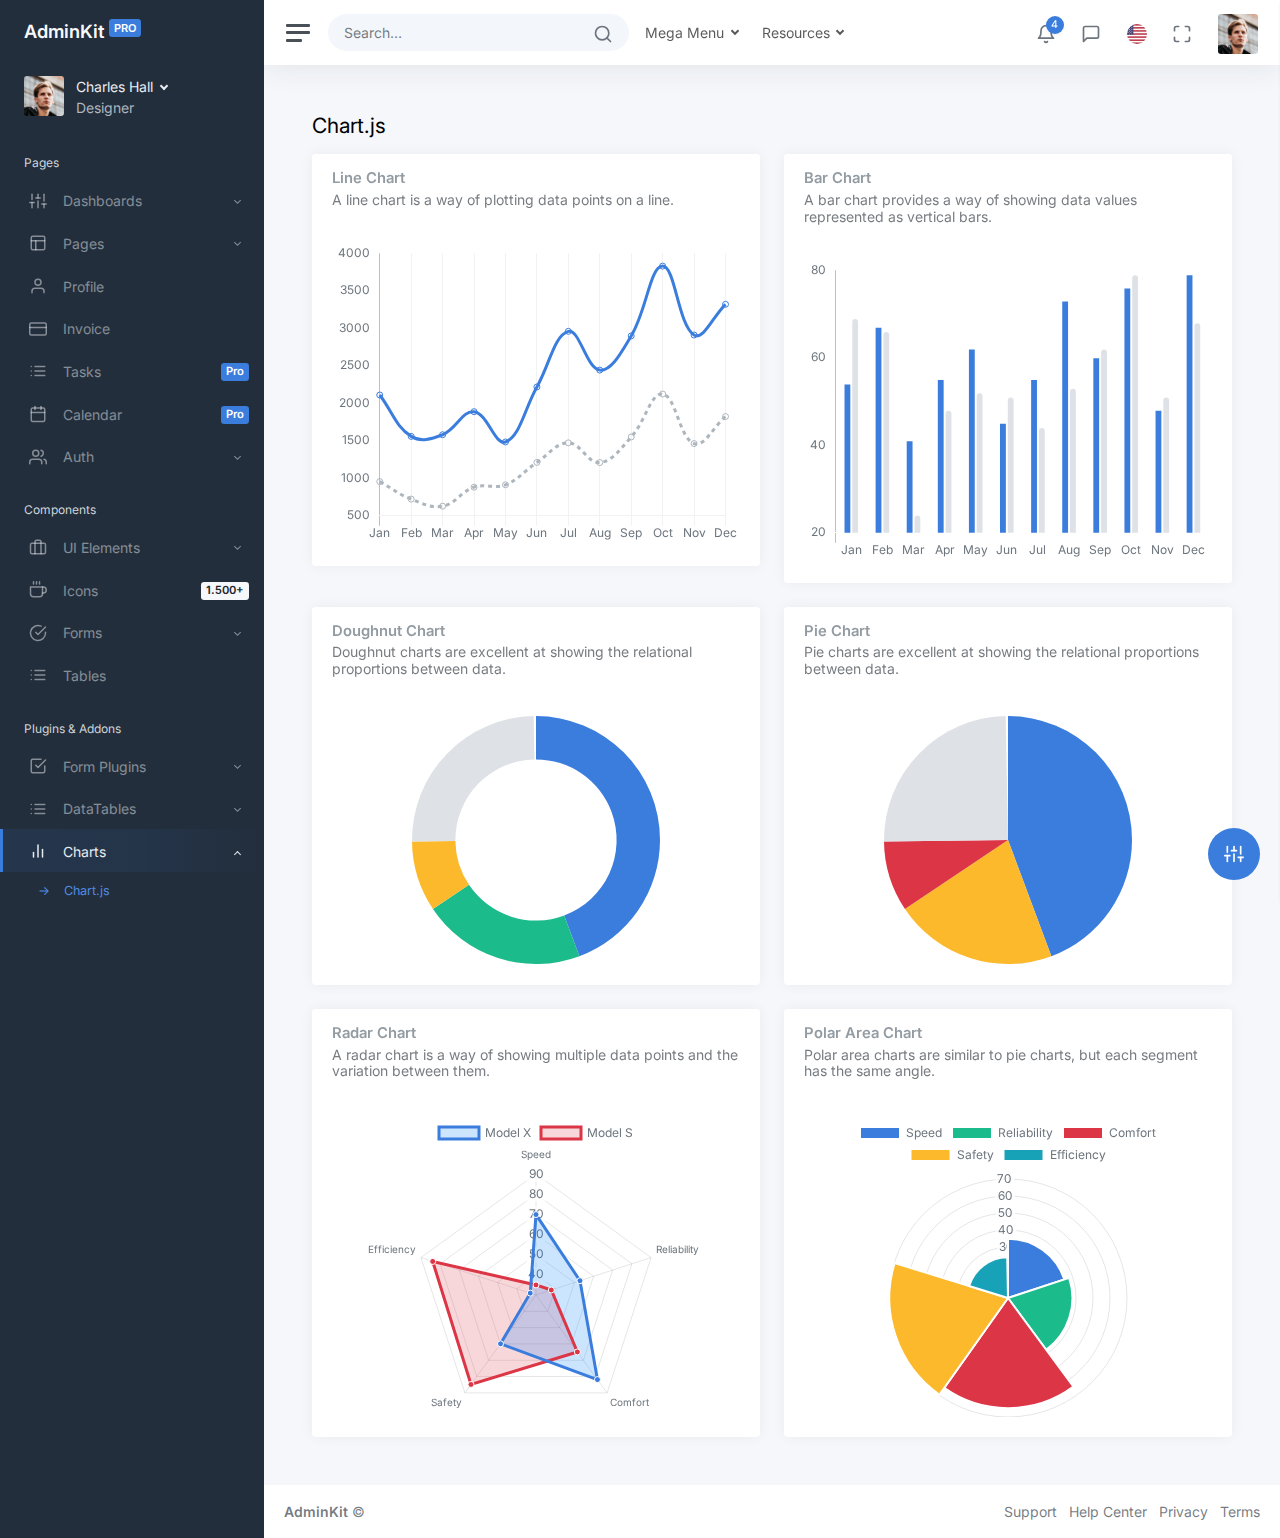
<file: resources/template/charts-chartjs-2.html>
<!DOCTYPE html>
<html lang="en">


<!-- Mirrored from demo.adminkit.io/charts-chartjs.html by HTTrack Website Copier/3.x [XR&CO'2014], Sat, 14 Oct 2023 08:50:11 GMT -->
<!-- Added by HTTrack --><meta http-equiv="content-type" content="text/html;charset=UTF-8" /><!-- /Added by HTTrack -->
<head>
	<meta charset="utf-8">
	<meta http-equiv="X-UA-Compatible" content="IE=edge">
	<meta name="viewport" content="width=device-width, initial-scale=1, shrink-to-fit=no">
	<meta name="description" content="Responsive Admin &amp; Dashboard Template based on Bootstrap 5">
	<meta name="author" content="AdminKit">
	<meta name="keywords" content="adminkit, bootstrap, bootstrap 5, admin, dashboard, template, responsive, css, sass, html, theme, front-end, ui kit, web">

	<link rel="preconnect" href="https://fonts.gstatic.com/">
	<link rel="shortcut icon" href="img/icons/icon-48x48.png" />

	<link rel="canonical" href="charts-chartjs-2.html" />

	<title>Chart.js | AdminKit Demo</title>

	<link href="https://fonts.googleapis.com/css2?family=Inter:wght@300;400;600&amp;display=swap" rel="stylesheet">

	<!-- Choose your prefered color scheme -->
	<!-- <link href="css/light.css" rel="stylesheet"> -->
	<!-- <link href="css/dark.css" rel="stylesheet"> -->

	<!-- BEGIN SETTINGS -->
	<!-- Remove this after purchasing -->
	<link class="js-stylesheet" href="css/light.css" rel="stylesheet">
	<script src="js/settings.js"></script>
	<style>
		body {
			opacity: 0;
		}
	</style>
	<!-- END SETTINGS -->
<script async src="https://www.googletagmanager.com/gtag/js?id=UA-120946860-10"></script>
<script>
  window.dataLayer = window.dataLayer || [];
  function gtag(){dataLayer.push(arguments);}
  gtag('js', new Date());

  gtag('config', 'UA-120946860-10', { 'anonymize_ip': true });
</script></head>
<!--
  HOW TO USE: 
  data-theme: default (default), dark, light, colored
  data-layout: fluid (default), boxed
  data-sidebar-position: left (default), right
  data-sidebar-layout: default (default), compact
-->

<body data-theme="default" data-layout="fluid" data-sidebar-position="left" data-sidebar-layout="default">
	<div class="wrapper">
		<nav id="sidebar" class="sidebar js-sidebar">
			<div class="sidebar-content js-simplebar">
				<a class='sidebar-brand' href='index.html'>
					<span class="sidebar-brand-text align-middle">
						AdminKit
						<sup><small class="badge bg-primary text-uppercase">Pro</small></sup>
					</span>
					<svg class="sidebar-brand-icon align-middle" width="32px" height="32px" viewBox="0 0 24 24" fill="none" stroke="#FFFFFF" stroke-width="1.5"
						stroke-linecap="square" stroke-linejoin="miter" color="#FFFFFF" style="margin-left: -3px">
						<path d="M12 4L20 8.00004L12 12L4 8.00004L12 4Z"></path>
						<path d="M20 12L12 16L4 12"></path>
						<path d="M20 16L12 20L4 16"></path>
					</svg>
				</a>

				<div class="sidebar-user">
					<div class="d-flex justify-content-center">
						<div class="flex-shrink-0">
							<img src="img/avatars/avatar.jpg" class="avatar img-fluid rounded me-1" alt="Charles Hall" />
						</div>
						<div class="flex-grow-1 ps-2">
							<a class="sidebar-user-title dropdown-toggle" href="#" data-bs-toggle="dropdown">
								Charles Hall
							</a>
							<div class="dropdown-menu dropdown-menu-start">
								<a class='dropdown-item' href='pages-profile.html'><i class="align-middle me-1" data-feather="user"></i> Profile</a>
								<a class="dropdown-item" href="#"><i class="align-middle me-1" data-feather="pie-chart"></i> Analytics</a>
								<div class="dropdown-divider"></div>
								<a class='dropdown-item' href='pages-settings.html'><i class="align-middle me-1" data-feather="settings"></i> Settings &
									Privacy</a>
								<a class="dropdown-item" href="#"><i class="align-middle me-1" data-feather="help-circle"></i> Help Center</a>
								<div class="dropdown-divider"></div>
								<a class="dropdown-item" href="#">Log out</a>
							</div>

							<div class="sidebar-user-subtitle">Designer</div>
						</div>
					</div>
				</div>

				<ul class="sidebar-nav">
					<li class="sidebar-header">
						Pages
					</li>
					<li class="sidebar-item">
						<a data-bs-target="#dashboards" data-bs-toggle="collapse" class="sidebar-link collapsed">
							<i class="align-middle" data-feather="sliders"></i> <span class="align-middle">Dashboards</span>
						</a>
						<ul id="dashboards" class="sidebar-dropdown list-unstyled collapse " data-bs-parent="#sidebar">
							<li class="sidebar-item"><a class='sidebar-link' href='index.html'>Analytics</a></li>
							<li class="sidebar-item"><a class='sidebar-link' href='dashboard-ecommerce.html'>E-Commerce <span
										class="sidebar-badge badge bg-primary">Pro</span></a></li>
							<li class="sidebar-item"><a class='sidebar-link' href='dashboard-crypto.html'>Crypto <span
										class="sidebar-badge badge bg-primary">Pro</span></a></li>
						</ul>
					</li>

					<li class="sidebar-item">
						<a data-bs-target="#pages" data-bs-toggle="collapse" class="sidebar-link collapsed">
							<i class="align-middle" data-feather="layout"></i> <span class="align-middle">Pages</span>
						</a>
						<ul id="pages" class="sidebar-dropdown list-unstyled collapse " data-bs-parent="#sidebar">
							<li class="sidebar-item"><a class='sidebar-link' href='pages-settings.html'>Settings</a></li>
							<li class="sidebar-item"><a class='sidebar-link' href='pages-projects.html'>Projects <span
										class="sidebar-badge badge bg-primary">Pro</span></a></li>
							<li class="sidebar-item"><a class='sidebar-link' href='pages-clients.html'>Clients <span
										class="sidebar-badge badge bg-primary">Pro</span></a></li>
							<li class="sidebar-item"><a class='sidebar-link' href='pages-orders.html'>Orders <span
										class="sidebar-badge badge bg-primary">Pro</span></a></li>
							<li class="sidebar-item"><a class='sidebar-link' href='pages-pricing.html'>Pricing <span
										class="sidebar-badge badge bg-primary">Pro</span></a></li>
							<li class="sidebar-item"><a class='sidebar-link' href='pages-chat.html'>Chat <span
										class="sidebar-badge badge bg-primary">Pro</span></a></li>
							<li class="sidebar-item"><a class='sidebar-link' href='pages-blank.html'>Blank Page</a></li>
						</ul>
					</li>

					<li class="sidebar-item">
						<a class='sidebar-link' href='pages-profile.html'>
							<i class="align-middle" data-feather="user"></i> <span class="align-middle">Profile</span>
						</a>
					</li>

					<li class="sidebar-item">
						<a class='sidebar-link' href='pages-invoice.html'>
							<i class="align-middle" data-feather="credit-card"></i> <span class="align-middle">Invoice</span>
						</a>
					</li>

					<li class="sidebar-item">
						<a class='sidebar-link' href='pages-tasks.html'>
							<i class="align-middle" data-feather="list"></i> <span class="align-middle">Tasks</span>
							<span class="sidebar-badge badge bg-primary">Pro</span>
						</a>
					</li>

					<li class="sidebar-item">
						<a class='sidebar-link' href='calendar.html'>
							<i class="align-middle" data-feather="calendar"></i> <span class="align-middle">Calendar</span>
							<span class="sidebar-badge badge bg-primary">Pro</span>
						</a>
					</li>

					<li class="sidebar-item">
						<a href="#auth" data-bs-toggle="collapse" class="sidebar-link collapsed">
							<i class="align-middle" data-feather="users"></i> <span class="align-middle">Auth</span>
						</a>
						<ul id="auth" class="sidebar-dropdown list-unstyled collapse " data-bs-parent="#sidebar">
							<li class="sidebar-item"><a class='sidebar-link' href='pages-sign-in.html'>Sign In</a></li>
							<li class="sidebar-item"><a class='sidebar-link' href='pages-sign-up.html'>Sign Up</a></li>
							<li class="sidebar-item"><a class='sidebar-link' href='pages-reset-password.html'>Reset Password <span
										class="sidebar-badge badge bg-primary">Pro</span></a></li>
							<li class="sidebar-item"><a class='sidebar-link' href='pages-404.html'>404 Page <span
										class="sidebar-badge badge bg-primary">Pro</span></a></li>
							<li class="sidebar-item"><a class='sidebar-link' href='pages-500.html'>500 Page <span
										class="sidebar-badge badge bg-primary">Pro</span></a></li>
						</ul>
					</li>

					<li class="sidebar-header">
						Components
					</li>
					<li class="sidebar-item">
						<a data-bs-target="#ui" data-bs-toggle="collapse" class="sidebar-link collapsed">
							<i class="align-middle" data-feather="briefcase"></i> <span class="align-middle">UI Elements</span>
						</a>
						<ul id="ui" class="sidebar-dropdown list-unstyled collapse " data-bs-parent="#sidebar">
							<li class="sidebar-item"><a class='sidebar-link' href='ui-alerts.html'>Alerts <span
										class="sidebar-badge badge bg-primary">Pro</span></a></a></li>
							<li class="sidebar-item"><a class='sidebar-link' href='ui-buttons.html'>Buttons</a></li>
							<li class="sidebar-item"><a class='sidebar-link' href='ui-cards.html'>Cards</a></li>
							<li class="sidebar-item"><a class='sidebar-link' href='ui-general.html'>General</a></li>
							<li class="sidebar-item"><a class='sidebar-link' href='ui-grid.html'>Grid</a></li>
							<li class="sidebar-item"><a class='sidebar-link' href='ui-modals.html'>Modals <span
										class="sidebar-badge badge bg-primary">Pro</span></a></li>
							<li class="sidebar-item"><a class='sidebar-link' href='ui-offcanvas.html'>Offcanvas <span
										class="sidebar-badge badge bg-primary">Pro</span></a></li>
							<li class="sidebar-item"><a class='sidebar-link' href='ui-placeholders.html'>Placeholders <span
										class="sidebar-badge badge bg-primary">Pro</span></a></li>
							<li class="sidebar-item"><a class='sidebar-link' href='ui-tabs.html'>Tabs <span
										class="sidebar-badge badge bg-primary">Pro</span></a></li>
							<li class="sidebar-item"><a class='sidebar-link' href='ui-typography.html'>Typography</a></li>
						</ul>
					</li>
					<li class="sidebar-item">
						<a data-bs-target="#icons" data-bs-toggle="collapse" class="sidebar-link collapsed">
							<i class="align-middle" data-feather="coffee"></i> <span class="align-middle">Icons</span>
							<span class="sidebar-badge badge bg-light">1.500+</span>
						</a>
						<ul id="icons" class="sidebar-dropdown list-unstyled collapse " data-bs-parent="#sidebar">
							<li class="sidebar-item"><a class='sidebar-link' href='icons-feather.html'>Feather</a></li>
							<li class="sidebar-item"><a class='sidebar-link' href='icons-font-awesome.html'>Font Awesome <span
										class="sidebar-badge badge bg-primary">Pro</span></a></li>
						</ul>
					</li>
					<li class="sidebar-item">
						<a data-bs-target="#forms" data-bs-toggle="collapse" class="sidebar-link collapsed">
							<i class="align-middle" data-feather="check-circle"></i> <span class="align-middle">Forms</span>
						</a>
						<ul id="forms" class="sidebar-dropdown list-unstyled collapse " data-bs-parent="#sidebar">
							<li class="sidebar-item"><a class='sidebar-link' href='forms-basic-inputs.html'>Basic Inputs</a></li>
							<li class="sidebar-item"><a class='sidebar-link' href='forms-layouts.html'>Form Layouts <span
										class="sidebar-badge badge bg-primary">Pro</span></a></li>
							<li class="sidebar-item"><a class='sidebar-link' href='forms-input-groups.html'>Input Groups <span
										class="sidebar-badge badge bg-primary">Pro</span></a></li>
						</ul>
					</li>
					<li class="sidebar-item">
						<a class='sidebar-link' href='tables-bootstrap.html'>
							<i class="align-middle" data-feather="list"></i> <span class="align-middle">Tables</span>
						</a>
					</li>

					<li class="sidebar-header">
						Plugins & Addons
					</li>
					<li class="sidebar-item">
						<a data-bs-target="#form-plugins" data-bs-toggle="collapse" class="sidebar-link collapsed">
							<i class="align-middle" data-feather="check-square"></i> <span class="align-middle">Form Plugins</span>
						</a>
						<ul id="form-plugins" class="sidebar-dropdown list-unstyled collapse " data-bs-parent="#sidebar">
							<li class="sidebar-item"><a class='sidebar-link' href='forms-advanced-inputs.html'>Advanced Inputs <span
										class="sidebar-badge badge bg-primary">Pro</span></a></li>
							<li class="sidebar-item"><a class='sidebar-link' href='forms-editors.html'>Editors <span
										class="sidebar-badge badge bg-primary">Pro</span></a></li>
							<li class="sidebar-item"><a class='sidebar-link' href='forms-validation.html'>Validation <span
										class="sidebar-badge badge bg-primary">Pro</span></a></li>
						</ul>
					</li>
					<li class="sidebar-item">
						<a data-bs-target="#datatables" data-bs-toggle="collapse" class="sidebar-link collapsed">
							<i class="align-middle" data-feather="list"></i> <span class="align-middle">DataTables</span>
						</a>
						<ul id="datatables" class="sidebar-dropdown list-unstyled collapse " data-bs-parent="#sidebar">
							<li class="sidebar-item"><a class='sidebar-link' href='tables-datatables-responsive.html'>Responsive Table <span
										class="sidebar-badge badge bg-primary">Pro</span></a></li>
							<li class="sidebar-item"><a class='sidebar-link' href='tables-datatables-buttons.html'>Table with Buttons <span
										class="sidebar-badge badge bg-primary">Pro</span></a></li>
							<li class="sidebar-item"><a class='sidebar-link' href='tables-datatables-column-search.html'>Column Search <span
										class="sidebar-badge badge bg-primary">Pro</span></a></li>
							<li class="sidebar-item"><a class='sidebar-link' href='tables-datatables-fixed-header.html'>Fixed Header <span
										class="sidebar-badge badge bg-primary">Pro</span></a></li>
							<li class="sidebar-item"><a class='sidebar-link' href='tables-datatables-multi.html'>Multi Selection <span
										class="sidebar-badge badge bg-primary">Pro</span></a></li>
							<li class="sidebar-item"><a class='sidebar-link' href='tables-datatables-ajax.html'>Ajax Sourced Data <span
										class="sidebar-badge badge bg-primary">Pro</span></a></li>
						</ul>
					</li>
					<li class="sidebar-item active">
						<a data-bs-target="#charts" data-bs-toggle="collapse" class="sidebar-link">
							<i class="align-middle" data-feather="bar-chart-2"></i> <span class="align-middle">Charts</span>
						</a>
						<ul id="charts" class="sidebar-dropdown list-unstyled collapse show" data-bs-parent="#sidebar">
							<li class="sidebar-item active"><a class='sidebar-link' href='charts-chartjs.html'>Chart.js</a></li>
							<li class="sidebar-item"><a class='sidebar-link' href='charts-apexcharts.html'>ApexCharts <span
										class="sidebar-badge badge bg-primary">Pro</span></a></li>
						</ul>
					</li>
					<li class="sidebar-item">
						<a class='sidebar-link' href='notifications.html'>
							<i class="align-middle" data-feather="bell"></i> <span class="align-middle">Notifications</span>
							<span class="sidebar-badge badge bg-primary">Pro</span>
						</a>
					</li>
					<li class="sidebar-item">
						<a data-bs-target="#maps" data-bs-toggle="collapse" class="sidebar-link collapsed">
							<i class="align-middle" data-feather="map"></i> <span class="align-middle">Maps</span>
						</a>
						<ul id="maps" class="sidebar-dropdown list-unstyled collapse " data-bs-parent="#sidebar">
							<li class="sidebar-item"><a class='sidebar-link' href='maps-google.html'>Google Maps</a></li>
							<li class="sidebar-item"><a class='sidebar-link' href='maps-vector.html'>Vector Maps <span
										class="sidebar-badge badge bg-primary">Pro</span></a></li>
						</ul>
					</li>

					<li class="sidebar-item">
						<a data-bs-target="#multi" data-bs-toggle="collapse" class="sidebar-link collapsed">
							<i class="align-middle" data-feather="corner-right-down"></i> <span class="align-middle">Multi Level</span>
						</a>
						<ul id="multi" class="sidebar-dropdown list-unstyled collapse" data-bs-parent="#sidebar">
							<li class="sidebar-item">
								<a data-bs-target="#multi-2" data-bs-toggle="collapse" class="sidebar-link collapsed">Two Levels</a>
								<ul id="multi-2" class="sidebar-dropdown list-unstyled collapse">
									<li class="sidebar-item">
										<a class="sidebar-link" href="#">Item 1</a>
									</li>
									<li class="sidebar-item">
										<a class="sidebar-link" href="#">Item 2</a>
									</li>
								</ul>
							</li>
							<li class="sidebar-item">
								<a data-bs-target="#multi-3" data-bs-toggle="collapse" class="sidebar-link collapsed">Three Levels</a>
								<ul id="multi-3" class="sidebar-dropdown list-unstyled collapse">
									<li class="sidebar-item">
										<a data-bs-target="#multi-3-1" data-bs-toggle="collapse" class="sidebar-link collapsed">Item 1</a>
										<ul id="multi-3-1" class="sidebar-dropdown list-unstyled collapse">
											<li class="sidebar-item">
												<a class="sidebar-link" href="#">Item 1</a>
											</li>
											<li class="sidebar-item">
												<a class="sidebar-link" href="#">Item 2</a>
											</li>
										</ul>
									</li>
									<li class="sidebar-item">
										<a class="sidebar-link" href="#">Item 2</a>
									</li>
								</ul>
							</li>
						</ul>
					</li>
				</ul>

				<div class="sidebar-cta">
					<div class="sidebar-cta-content">
						<strong class="d-inline-block mb-2">Weekly Sales Report</strong>
						<div class="mb-3 text-sm">
							Your weekly sales report is ready for download!
						</div>

						<div class="d-grid">
							<a href="https://adminkit.io/" class="btn btn-outline-primary" target="_blank">Download</a>
						</div>
					</div>
				</div>
			</div>
		</nav>

		<div class="main">
			<nav class="navbar navbar-expand navbar-light navbar-bg">
				<a class="sidebar-toggle js-sidebar-toggle">
					<i class="hamburger align-self-center"></i>
				</a>

				<form class="d-none d-sm-inline-block">
					<div class="input-group input-group-navbar">
						<input type="text" class="form-control" placeholder="Search…" aria-label="Search">
						<button class="btn" type="button">
							<i class="align-middle" data-feather="search"></i>
						</button>
					</div>
				</form>

				<ul class="navbar-nav d-none d-lg-flex">
					<li class="nav-item px-2 dropdown">
						<a class="nav-link dropdown-toggle" href="#" id="megaDropdown" role="button" data-bs-toggle="dropdown" aria-haspopup="true"
							aria-expanded="false">
							Mega Menu
						</a>
						<div class="dropdown-menu dropdown-menu-start dropdown-mega" aria-labelledby="megaDropdown">
							<div class="d-md-flex align-items-start justify-content-start">
								<div class="dropdown-mega-list">
									<div class="dropdown-header">UI Elements</div>
									<a class="dropdown-item" href="#">Alerts</a>
									<a class="dropdown-item" href="#">Buttons</a>
									<a class="dropdown-item" href="#">Cards</a>
									<a class="dropdown-item" href="#">Carousel</a>
									<a class="dropdown-item" href="#">General</a>
									<a class="dropdown-item" href="#">Grid</a>
									<a class="dropdown-item" href="#">Modals</a>
									<a class="dropdown-item" href="#">Tabs</a>
									<a class="dropdown-item" href="#">Typography</a>
								</div>
								<div class="dropdown-mega-list">
									<div class="dropdown-header">Forms</div>
									<a class="dropdown-item" href="#">Layouts</a>
									<a class="dropdown-item" href="#">Basic Inputs</a>
									<a class="dropdown-item" href="#">Input Groups</a>
									<a class="dropdown-item" href="#">Advanced Inputs</a>
									<a class="dropdown-item" href="#">Editors</a>
									<a class="dropdown-item" href="#">Validation</a>
									<a class="dropdown-item" href="#">Wizard</a>
								</div>
								<div class="dropdown-mega-list">
									<div class="dropdown-header">Tables</div>
									<a class="dropdown-item" href="#">Basic Tables</a>
									<a class="dropdown-item" href="#">Responsive Table</a>
									<a class="dropdown-item" href="#">Table with Buttons</a>
									<a class="dropdown-item" href="#">Column Search</a>
									<a class="dropdown-item" href="#">Muulti Selection</a>
									<a class="dropdown-item" href="#">Ajax Sourced Data</a>
								</div>
							</div>
						</div>
					</li>

					<li class="nav-item dropdown">
						<a class="nav-link dropdown-toggle" href="#" id="resourcesDropdown" role="button" data-bs-toggle="dropdown" aria-haspopup="true"
							aria-expanded="false">
							Resources
						</a>
						<div class="dropdown-menu" aria-labelledby="resourcesDropdown">
							<a class="dropdown-item" href="https://adminkit.io/" target="_blank"><i class="align-middle me-1" data-feather="home"></i>
								Homepage</a>
							<a class="dropdown-item" href="https://adminkit.io/docs/" target="_blank"><i class="align-middle me-1" data-feather="book-open"></i>
								Documentation</a>
							<a class="dropdown-item" href="https://adminkit.io/docs/getting-started/changelog/" target="_blank"><i class="align-middle me-1"
									data-feather="edit"></i> Changelog</a>
						</div>
					</li>
				</ul>

				<div class="navbar-collapse collapse">
					<ul class="navbar-nav navbar-align">
						<li class="nav-item dropdown">
							<a class="nav-icon dropdown-toggle" href="#" id="alertsDropdown" data-bs-toggle="dropdown">
								<div class="position-relative">
									<i class="align-middle" data-feather="bell"></i>
									<span class="indicator">4</span>
								</div>
							</a>
							<div class="dropdown-menu dropdown-menu-lg dropdown-menu-end py-0" aria-labelledby="alertsDropdown">
								<div class="dropdown-menu-header">
									4 New Notifications
								</div>
								<div class="list-group">
									<a href="#" class="list-group-item">
										<div class="row g-0 align-items-center">
											<div class="col-2">
												<i class="text-danger" data-feather="alert-circle"></i>
											</div>
											<div class="col-10">
												<div class="text-dark">Update completed</div>
												<div class="text-muted small mt-1">Restart server 12 to complete the update.</div>
												<div class="text-muted small mt-1">30m ago</div>
											</div>
										</div>
									</a>
									<a href="#" class="list-group-item">
										<div class="row g-0 align-items-center">
											<div class="col-2">
												<i class="text-warning" data-feather="bell"></i>
											</div>
											<div class="col-10">
												<div class="text-dark">Lorem ipsum</div>
												<div class="text-muted small mt-1">Aliquam ex eros, imperdiet vulputate hendrerit et.</div>
												<div class="text-muted small mt-1">2h ago</div>
											</div>
										</div>
									</a>
									<a href="#" class="list-group-item">
										<div class="row g-0 align-items-center">
											<div class="col-2">
												<i class="text-primary" data-feather="home"></i>
											</div>
											<div class="col-10">
												<div class="text-dark">Login from 192.186.1.8</div>
												<div class="text-muted small mt-1">5h ago</div>
											</div>
										</div>
									</a>
									<a href="#" class="list-group-item">
										<div class="row g-0 align-items-center">
											<div class="col-2">
												<i class="text-success" data-feather="user-plus"></i>
											</div>
											<div class="col-10">
												<div class="text-dark">New connection</div>
												<div class="text-muted small mt-1">Christina accepted your request.</div>
												<div class="text-muted small mt-1">14h ago</div>
											</div>
										</div>
									</a>
								</div>
								<div class="dropdown-menu-footer">
									<a href="#" class="text-muted">Show all notifications</a>
								</div>
							</div>
						</li>
						<li class="nav-item dropdown">
							<a class="nav-icon dropdown-toggle" href="#" id="messagesDropdown" data-bs-toggle="dropdown">
								<div class="position-relative">
									<i class="align-middle" data-feather="message-square"></i>
								</div>
							</a>
							<div class="dropdown-menu dropdown-menu-lg dropdown-menu-end py-0" aria-labelledby="messagesDropdown">
								<div class="dropdown-menu-header">
									<div class="position-relative">
										4 New Messages
									</div>
								</div>
								<div class="list-group">
									<a href="#" class="list-group-item">
										<div class="row g-0 align-items-center">
											<div class="col-2">
												<img src="img/avatars/avatar-5.jpg" class="avatar img-fluid rounded-circle" alt="Vanessa Tucker">
											</div>
											<div class="col-10 ps-2">
												<div class="text-dark">Vanessa Tucker</div>
												<div class="text-muted small mt-1">Nam pretium turpis et arcu. Duis arcu tortor.</div>
												<div class="text-muted small mt-1">15m ago</div>
											</div>
										</div>
									</a>
									<a href="#" class="list-group-item">
										<div class="row g-0 align-items-center">
											<div class="col-2">
												<img src="img/avatars/avatar-2.jpg" class="avatar img-fluid rounded-circle" alt="William Harris">
											</div>
											<div class="col-10 ps-2">
												<div class="text-dark">William Harris</div>
												<div class="text-muted small mt-1">Curabitur ligula sapien euismod vitae.</div>
												<div class="text-muted small mt-1">2h ago</div>
											</div>
										</div>
									</a>
									<a href="#" class="list-group-item">
										<div class="row g-0 align-items-center">
											<div class="col-2">
												<img src="img/avatars/avatar-4.jpg" class="avatar img-fluid rounded-circle" alt="Christina Mason">
											</div>
											<div class="col-10 ps-2">
												<div class="text-dark">Christina Mason</div>
												<div class="text-muted small mt-1">Pellentesque auctor neque nec urna.</div>
												<div class="text-muted small mt-1">4h ago</div>
											</div>
										</div>
									</a>
									<a href="#" class="list-group-item">
										<div class="row g-0 align-items-center">
											<div class="col-2">
												<img src="img/avatars/avatar-3.jpg" class="avatar img-fluid rounded-circle" alt="Sharon Lessman">
											</div>
											<div class="col-10 ps-2">
												<div class="text-dark">Sharon Lessman</div>
												<div class="text-muted small mt-1">Aenean tellus metus, bibendum sed, posuere ac, mattis non.</div>
												<div class="text-muted small mt-1">5h ago</div>
											</div>
										</div>
									</a>
								</div>
								<div class="dropdown-menu-footer">
									<a href="#" class="text-muted">Show all messages</a>
								</div>
							</div>
						</li>
						<li class="nav-item dropdown">
							<a class="nav-flag dropdown-toggle" href="#" id="languageDropdown" data-bs-toggle="dropdown">
								<img src="img/flags/us.png" alt="English" />
							</a>
							<div class="dropdown-menu dropdown-menu-end" aria-labelledby="languageDropdown">
								<a class="dropdown-item" href="#">
									<img src="img/flags/us.png" alt="English" width="20" class="align-middle me-1" />
									<span class="align-middle">English</span>
								</a>
								<a class="dropdown-item" href="#">
									<img src="img/flags/es.png" alt="Spanish" width="20" class="align-middle me-1" />
									<span class="align-middle">Spanish</span>
								</a>
								<a class="dropdown-item" href="#">
									<img src="img/flags/ru.png" alt="Russian" width="20" class="align-middle me-1" />
									<span class="align-middle">Russian</span>
								</a>
								<a class="dropdown-item" href="#">
									<img src="img/flags/de.png" alt="German" width="20" class="align-middle me-1" />
									<span class="align-middle">German</span>
								</a>
							</div>
						</li>
						<li class="nav-item">
							<a class="nav-icon js-fullscreen d-none d-lg-block" href="#">
								<div class="position-relative">
									<i class="align-middle" data-feather="maximize"></i>
								</div>
							</a>
						</li>
						<li class="nav-item dropdown">
							<a class="nav-icon pe-md-0 dropdown-toggle" href="#" data-bs-toggle="dropdown">
								<img src="img/avatars/avatar.jpg" class="avatar img-fluid rounded" alt="Charles Hall" />
							</a>
							<div class="dropdown-menu dropdown-menu-end">
								<a class='dropdown-item' href='pages-profile.html'><i class="align-middle me-1" data-feather="user"></i> Profile</a>
								<a class="dropdown-item" href="#"><i class="align-middle me-1" data-feather="pie-chart"></i> Analytics</a>
								<div class="dropdown-divider"></div>
								<a class='dropdown-item' href='pages-settings.html'><i class="align-middle me-1" data-feather="settings"></i> Settings &
									Privacy</a>
								<a class="dropdown-item" href="#"><i class="align-middle me-1" data-feather="help-circle"></i> Help Center</a>
								<div class="dropdown-divider"></div>
								<a class="dropdown-item" href="#">Log out</a>
							</div>
						</li>
					</ul>
				</div>
			</nav>

			<main class="content">
				<div class="container-fluid p-0">

					<h1 class="h3 mb-3">Chart.js</h1>

					<div class="row">
						<div class="col-12 col-lg-6">
							<div class="card flex-fill w-100">
								<div class="card-header">
									<h5 class="card-title">Line Chart</h5>
									<h6 class="card-subtitle text-muted">A line chart is a way of plotting data points on a line.</h6>
								</div>
								<div class="card-body">
									<div class="chart">
										<canvas id="chartjs-line"></canvas>
									</div>
								</div>
							</div>
						</div>

						<div class="col-12 col-lg-6">
							<div class="card">
								<div class="card-header">
									<h5 class="card-title">Bar Chart</h5>
									<h6 class="card-subtitle text-muted">A bar chart provides a way of showing data values represented as vertical bars.</h6>
								</div>
								<div class="card-body">
									<div class="chart">
										<canvas id="chartjs-bar"></canvas>
									</div>
								</div>
							</div>
						</div>

						<div class="col-12 col-lg-6">
							<div class="card">
								<div class="card-header">
									<h5 class="card-title">Doughnut Chart</h5>
									<h6 class="card-subtitle text-muted">Doughnut charts are excellent at showing the relational proportions between data.</h6>
								</div>
								<div class="card-body">
									<div class="chart chart-sm">
										<canvas id="chartjs-doughnut"></canvas>
									</div>
								</div>
							</div>
						</div>

						<div class="col-12 col-lg-6">
							<div class="card">
								<div class="card-header">
									<h5 class="card-title">Pie Chart</h5>
									<h6 class="card-subtitle text-muted">Pie charts are excellent at showing the relational proportions between data.</h6>
								</div>
								<div class="card-body">
									<div class="chart chart-sm">
										<canvas id="chartjs-pie"></canvas>
									</div>
								</div>
							</div>
						</div>

						<div class="col-12 col-lg-6">
							<div class="card">
								<div class="card-header">
									<h5 class="card-title">Radar Chart</h5>
									<h6 class="card-subtitle text-muted">A radar chart is a way of showing multiple data points and the variation between them.
									</h6>
								</div>
								<div class="card-body">
									<div class="chart">
										<canvas id="chartjs-radar"></canvas>
									</div>
								</div>
							</div>
						</div>

						<div class="col-12 col-lg-6">
							<div class="card">
								<div class="card-header">
									<h5 class="card-title">Polar Area Chart</h5>
									<h6 class="card-subtitle text-muted">Polar area charts are similar to pie charts, but each segment has the same angle.</h6>
								</div>
								<div class="card-body">
									<div class="chart">
										<canvas id="chartjs-polar-area"></canvas>
									</div>
								</div>
							</div>
						</div>
					</div>

				</div>
			</main>

			<footer class="footer">
				<div class="container-fluid">
					<div class="row text-muted">
						<div class="col-6 text-start">
							<p class="mb-0">
								<a href="https://adminkit.io/" target="_blank" class="text-muted"><strong>AdminKit</strong></a> &copy;
							</p>
						</div>
						<div class="col-6 text-end">
							<ul class="list-inline">
								<li class="list-inline-item">
									<a class="text-muted" href="#">Support</a>
								</li>
								<li class="list-inline-item">
									<a class="text-muted" href="#">Help Center</a>
								</li>
								<li class="list-inline-item">
									<a class="text-muted" href="#">Privacy</a>
								</li>
								<li class="list-inline-item">
									<a class="text-muted" href="#">Terms</a>
								</li>
							</ul>
						</div>
					</div>
				</div>
			</footer>
		</div>
	</div>

	<script src="js/app.js"></script>

	<script>
		document.addEventListener("DOMContentLoaded", function() {
			// Line chart
			new Chart(document.getElementById("chartjs-line"), {
				type: "line",
				data: {
					labels: ["Jan", "Feb", "Mar", "Apr", "May", "Jun", "Jul", "Aug", "Sep", "Oct", "Nov", "Dec"],
					datasets: [{
						label: "Sales ($)",
						fill: true,
						backgroundColor: "transparent",
						borderColor: window.theme.primary,
						data: [2115, 1562, 1584, 1892, 1487, 2223, 2966, 2448, 2905, 3838, 2917, 3327]
					}, {
						label: "Orders",
						fill: true,
						backgroundColor: "transparent",
						borderColor: "#adb5bd",
						borderDash: [4, 4],
						data: [958, 724, 629, 883, 915, 1214, 1476, 1212, 1554, 2128, 1466, 1827]
					}]
				},
				options: {
					maintainAspectRatio: false,
					legend: {
						display: false
					},
					tooltips: {
						intersect: false
					},
					hover: {
						intersect: true
					},
					plugins: {
						filler: {
							propagate: false
						}
					},
					scales: {
						xAxes: [{
							reverse: true,
							gridLines: {
								color: "rgba(0,0,0,0.05)"
							}
						}],
						yAxes: [{
							ticks: {
								stepSize: 500
							},
							display: true,
							borderDash: [5, 5],
							gridLines: {
								color: "rgba(0,0,0,0)",
								fontColor: "#fff"
							}
						}]
					}
				}
			});
		});
	</script>
	<script>
		document.addEventListener("DOMContentLoaded", function() {
			// Bar chart
			new Chart(document.getElementById("chartjs-bar"), {
				type: "bar",
				data: {
					labels: ["Jan", "Feb", "Mar", "Apr", "May", "Jun", "Jul", "Aug", "Sep", "Oct", "Nov", "Dec"],
					datasets: [{
						label: "Last year",
						backgroundColor: window.theme.primary,
						borderColor: window.theme.primary,
						hoverBackgroundColor: window.theme.primary,
						hoverBorderColor: window.theme.primary,
						data: [54, 67, 41, 55, 62, 45, 55, 73, 60, 76, 48, 79],
						barPercentage: .75,
						categoryPercentage: .5
					}, {
						label: "This year",
						backgroundColor: "#dee2e6",
						borderColor: "#dee2e6",
						hoverBackgroundColor: "#dee2e6",
						hoverBorderColor: "#dee2e6",
						data: [69, 66, 24, 48, 52, 51, 44, 53, 62, 79, 51, 68],
						barPercentage: .75,
						categoryPercentage: .5
					}]
				},
				options: {
					maintainAspectRatio: false,
					legend: {
						display: false
					},
					scales: {
						yAxes: [{
							gridLines: {
								display: false
							},
							stacked: false,
							ticks: {
								stepSize: 20
							}
						}],
						xAxes: [{
							stacked: false,
							gridLines: {
								color: "transparent"
							}
						}]
					}
				}
			});
		});
	</script>
	<script>
		document.addEventListener("DOMContentLoaded", function() {
			// Doughnut chart
			new Chart(document.getElementById("chartjs-doughnut"), {
				type: "doughnut",
				data: {
					labels: ["Social", "Search Engines", "Direct", "Other"],
					datasets: [{
						data: [260, 125, 54, 146],
						backgroundColor: [
							window.theme.primary,
							window.theme.success,
							window.theme.warning,
							"#dee2e6"
						],
						borderColor: "transparent"
					}]
				},
				options: {
					maintainAspectRatio: false,
					cutoutPercentage: 65,
					legend: {
						display: false
					}
				}
			});
		});
	</script>
	<script>
		document.addEventListener("DOMContentLoaded", function() {
			// Pie chart
			new Chart(document.getElementById("chartjs-pie"), {
				type: "pie",
				data: {
					labels: ["Social", "Search Engines", "Direct", "Other"],
					datasets: [{
						data: [260, 125, 54, 146],
						backgroundColor: [
							window.theme.primary,
							window.theme.warning,
							window.theme.danger,
							"#dee2e6"
						],
						borderColor: "transparent"
					}]
				},
				options: {
					maintainAspectRatio: false,
					legend: {
						display: false
					}
				}
			});
		});
	</script>
	<script>
		document.addEventListener("DOMContentLoaded", function() {
			// Radar chart
			new Chart(document.getElementById("chartjs-radar"), {
				type: "radar",
				data: {
					labels: ["Speed", "Reliability", "Comfort", "Safety", "Efficiency"],
					datasets: [{
						label: "Model X",
						backgroundColor: "rgba(0, 123, 255, 0.2)",
						borderColor: window.theme.primary,
						pointBackgroundColor: window.theme.primary,
						pointBorderColor: "#fff",
						pointHoverBackgroundColor: "#fff",
						pointHoverBorderColor: window.theme.primary,
						data: [70, 53, 82, 60, 33]
					}, {
						label: "Model S",
						backgroundColor: "rgba(220, 53, 69, 0.2)",
						borderColor: window.theme.danger,
						pointBackgroundColor: window.theme.danger,
						pointBorderColor: "#fff",
						pointHoverBackgroundColor: "#fff",
						pointHoverBorderColor: window.theme.danger,
						data: [35, 38, 65, 85, 84]
					}]
				},
				options: {
					maintainAspectRatio: false
				}
			});
		});
	</script>
	<script>
		document.addEventListener("DOMContentLoaded", function() {
			// Polar Area chart
			new Chart(document.getElementById("chartjs-polar-area"), {
				type: "polarArea",
				data: {
					labels: ["Speed", "Reliability", "Comfort", "Safety", "Efficiency"],
					datasets: [{
						label: "Model S",
						data: [35, 38, 65, 70, 24],
						backgroundColor: [
							window.theme.primary,
							window.theme.success,
							window.theme.danger,
							window.theme.warning,
							window.theme.info
						]
					}]
				},
				options: {
					maintainAspectRatio: false
				}
			});
		});
	</script>

<script>
  document.addEventListener("DOMContentLoaded", function(event) { 
    setTimeout(function(){
      if(localStorage.getItem('popState') !== 'shown'){
        window.notyf.open({
          type: "success",
          message: "Get access to all 500+ components and 45+ pages with AdminKit PRO. <u><a class=\"text-white\" href=\"https://adminkit.io/pricing\" target=\"_blank\">More info</a></u> 🚀",
          duration: 10000,
          ripple: true,
          dismissible: false,
          position: {
            x: "left",
            y: "bottom"
          }
        });

        localStorage.setItem('popState','shown');
      }
    }, 15000);
  });
</script></body>


<!-- Mirrored from demo.adminkit.io/charts-chartjs.html by HTTrack Website Copier/3.x [XR&CO'2014], Sat, 14 Oct 2023 08:50:11 GMT -->
</html>
</file>
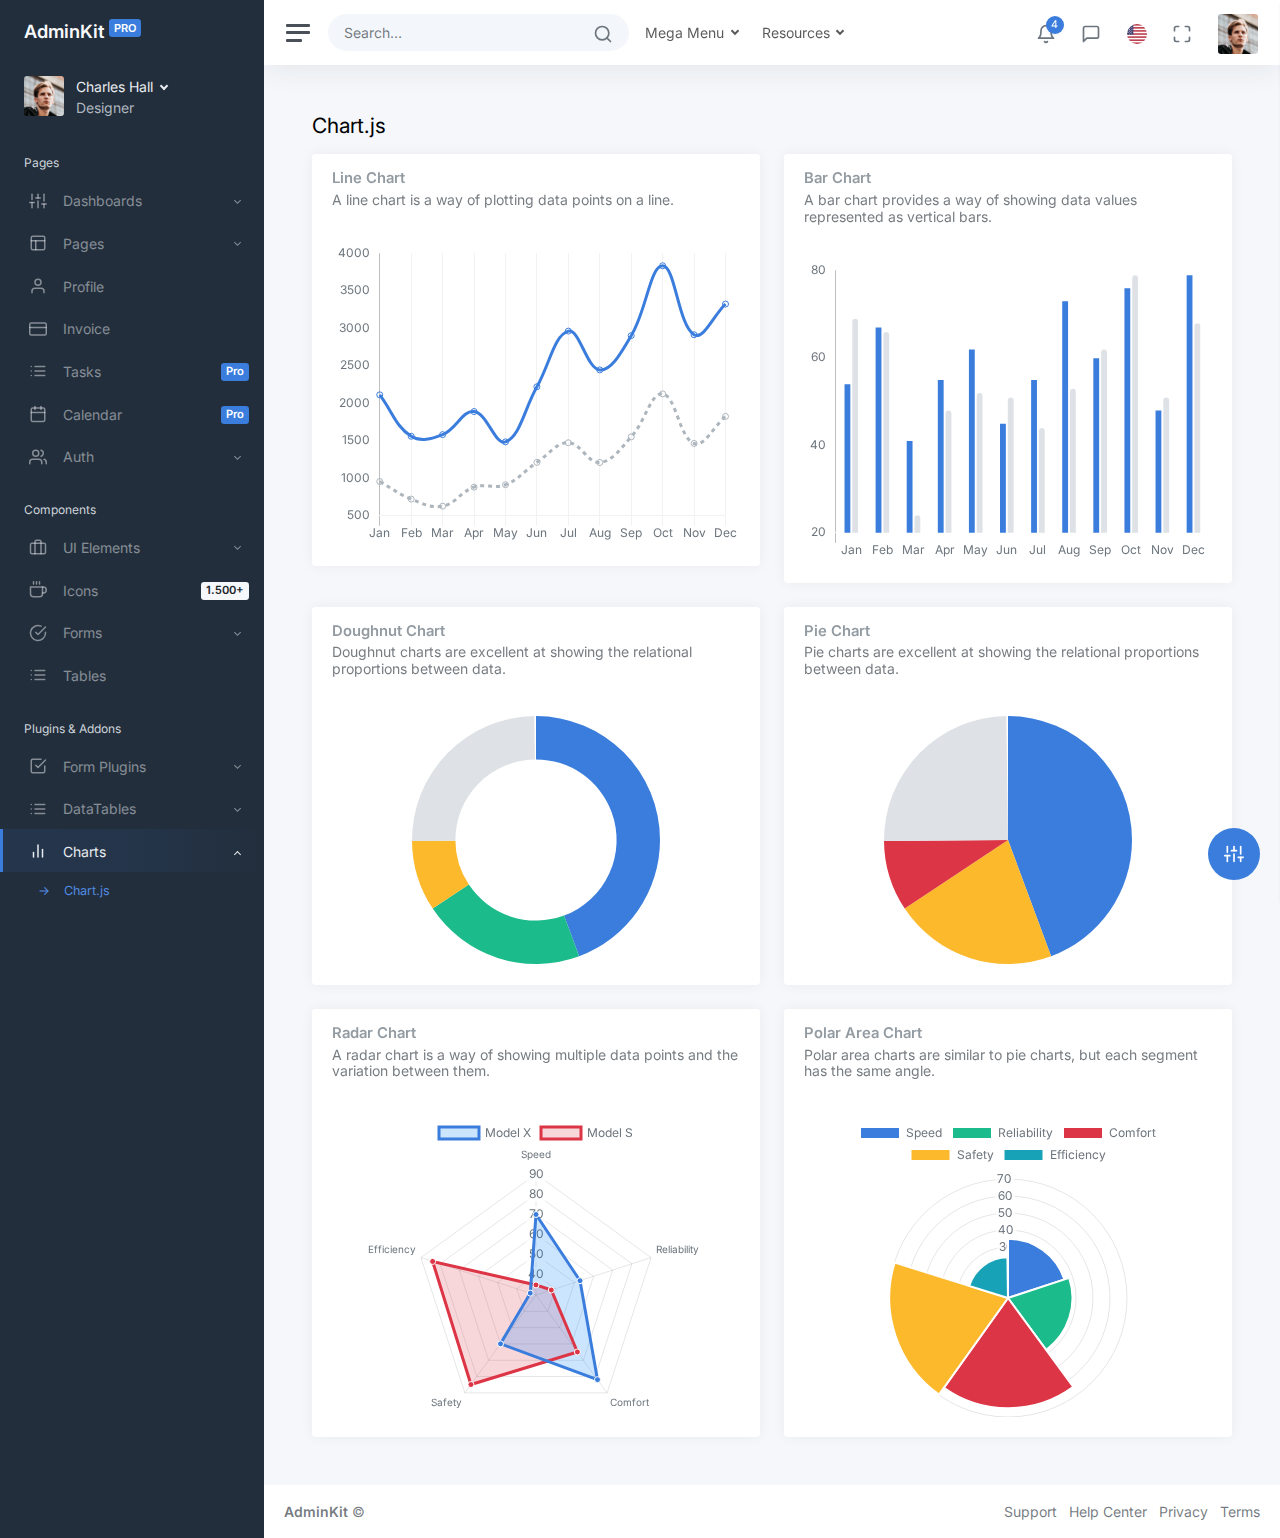
<file: resources/template/charts-chartjs.html>
<!DOCTYPE html>
<html lang="en">


<!-- Mirrored from demo.adminkit.io/charts-chartjs by HTTrack Website Copier/3.x [XR&CO'2014], Sat, 14 Oct 2023 08:50:04 GMT -->
<!-- Added by HTTrack --><meta http-equiv="content-type" content="text/html;charset=UTF-8" /><!-- /Added by HTTrack -->
<head>
	<meta charset="utf-8">
	<meta http-equiv="X-UA-Compatible" content="IE=edge">
	<meta name="viewport" content="width=device-width, initial-scale=1, shrink-to-fit=no">
	<meta name="description" content="Responsive Admin &amp; Dashboard Template based on Bootstrap 5">
	<meta name="author" content="AdminKit">
	<meta name="keywords" content="adminkit, bootstrap, bootstrap 5, admin, dashboard, template, responsive, css, sass, html, theme, front-end, ui kit, web">

	<link rel="preconnect" href="https://fonts.gstatic.com/">
	<link rel="shortcut icon" href="img/icons/icon-48x48.png" />

	<link rel="canonical" href="charts-chartjs-2.html" />

	<title>Chart.js | AdminKit Demo</title>

	<link href="https://fonts.googleapis.com/css2?family=Inter:wght@300;400;600&amp;display=swap" rel="stylesheet">

	<!-- Choose your prefered color scheme -->
	<!-- <link href="css/light.css" rel="stylesheet"> -->
	<!-- <link href="css/dark.css" rel="stylesheet"> -->

	<!-- BEGIN SETTINGS -->
	<!-- Remove this after purchasing -->
	<link class="js-stylesheet" href="css/light.css" rel="stylesheet">
	<script src="js/settings.js"></script>
	<style>
		body {
			opacity: 0;
		}
	</style>
	<!-- END SETTINGS -->
<script async src="https://www.googletagmanager.com/gtag/js?id=UA-120946860-10"></script>
<script>
  window.dataLayer = window.dataLayer || [];
  function gtag(){dataLayer.push(arguments);}
  gtag('js', new Date());

  gtag('config', 'UA-120946860-10', { 'anonymize_ip': true });
</script></head>
<!--
  HOW TO USE: 
  data-theme: default (default), dark, light, colored
  data-layout: fluid (default), boxed
  data-sidebar-position: left (default), right
  data-sidebar-layout: default (default), compact
-->

<body data-theme="default" data-layout="fluid" data-sidebar-position="left" data-sidebar-layout="default">
	<div class="wrapper">
		<nav id="sidebar" class="sidebar js-sidebar">
			<div class="sidebar-content js-simplebar">
				<a class='sidebar-brand' href='index.html'>
					<span class="sidebar-brand-text align-middle">
						AdminKit
						<sup><small class="badge bg-primary text-uppercase">Pro</small></sup>
					</span>
					<svg class="sidebar-brand-icon align-middle" width="32px" height="32px" viewBox="0 0 24 24" fill="none" stroke="#FFFFFF" stroke-width="1.5"
						stroke-linecap="square" stroke-linejoin="miter" color="#FFFFFF" style="margin-left: -3px">
						<path d="M12 4L20 8.00004L12 12L4 8.00004L12 4Z"></path>
						<path d="M20 12L12 16L4 12"></path>
						<path d="M20 16L12 20L4 16"></path>
					</svg>
				</a>

				<div class="sidebar-user">
					<div class="d-flex justify-content-center">
						<div class="flex-shrink-0">
							<img src="img/avatars/avatar.jpg" class="avatar img-fluid rounded me-1" alt="Charles Hall" />
						</div>
						<div class="flex-grow-1 ps-2">
							<a class="sidebar-user-title dropdown-toggle" href="#" data-bs-toggle="dropdown">
								Charles Hall
							</a>
							<div class="dropdown-menu dropdown-menu-start">
								<a class='dropdown-item' href='pages-profile.html'><i class="align-middle me-1" data-feather="user"></i> Profile</a>
								<a class="dropdown-item" href="#"><i class="align-middle me-1" data-feather="pie-chart"></i> Analytics</a>
								<div class="dropdown-divider"></div>
								<a class='dropdown-item' href='pages-settings.html'><i class="align-middle me-1" data-feather="settings"></i> Settings &
									Privacy</a>
								<a class="dropdown-item" href="#"><i class="align-middle me-1" data-feather="help-circle"></i> Help Center</a>
								<div class="dropdown-divider"></div>
								<a class="dropdown-item" href="#">Log out</a>
							</div>

							<div class="sidebar-user-subtitle">Designer</div>
						</div>
					</div>
				</div>

				<ul class="sidebar-nav">
					<li class="sidebar-header">
						Pages
					</li>
					<li class="sidebar-item">
						<a data-bs-target="#dashboards" data-bs-toggle="collapse" class="sidebar-link collapsed">
							<i class="align-middle" data-feather="sliders"></i> <span class="align-middle">Dashboards</span>
						</a>
						<ul id="dashboards" class="sidebar-dropdown list-unstyled collapse " data-bs-parent="#sidebar">
							<li class="sidebar-item"><a class='sidebar-link' href='index.html'>Analytics</a></li>
							<li class="sidebar-item"><a class='sidebar-link' href='dashboard-ecommerce.html'>E-Commerce <span
										class="sidebar-badge badge bg-primary">Pro</span></a></li>
							<li class="sidebar-item"><a class='sidebar-link' href='dashboard-crypto.html'>Crypto <span
										class="sidebar-badge badge bg-primary">Pro</span></a></li>
						</ul>
					</li>

					<li class="sidebar-item">
						<a data-bs-target="#pages" data-bs-toggle="collapse" class="sidebar-link collapsed">
							<i class="align-middle" data-feather="layout"></i> <span class="align-middle">Pages</span>
						</a>
						<ul id="pages" class="sidebar-dropdown list-unstyled collapse " data-bs-parent="#sidebar">
							<li class="sidebar-item"><a class='sidebar-link' href='pages-settings.html'>Settings</a></li>
							<li class="sidebar-item"><a class='sidebar-link' href='pages-projects.html'>Projects <span
										class="sidebar-badge badge bg-primary">Pro</span></a></li>
							<li class="sidebar-item"><a class='sidebar-link' href='pages-clients.html'>Clients <span
										class="sidebar-badge badge bg-primary">Pro</span></a></li>
							<li class="sidebar-item"><a class='sidebar-link' href='pages-orders.html'>Orders <span
										class="sidebar-badge badge bg-primary">Pro</span></a></li>
							<li class="sidebar-item"><a class='sidebar-link' href='pages-pricing.html'>Pricing <span
										class="sidebar-badge badge bg-primary">Pro</span></a></li>
							<li class="sidebar-item"><a class='sidebar-link' href='pages-chat.html'>Chat <span
										class="sidebar-badge badge bg-primary">Pro</span></a></li>
							<li class="sidebar-item"><a class='sidebar-link' href='pages-blank.html'>Blank Page</a></li>
						</ul>
					</li>

					<li class="sidebar-item">
						<a class='sidebar-link' href='pages-profile.html'>
							<i class="align-middle" data-feather="user"></i> <span class="align-middle">Profile</span>
						</a>
					</li>

					<li class="sidebar-item">
						<a class='sidebar-link' href='pages-invoice.html'>
							<i class="align-middle" data-feather="credit-card"></i> <span class="align-middle">Invoice</span>
						</a>
					</li>

					<li class="sidebar-item">
						<a class='sidebar-link' href='pages-tasks.html'>
							<i class="align-middle" data-feather="list"></i> <span class="align-middle">Tasks</span>
							<span class="sidebar-badge badge bg-primary">Pro</span>
						</a>
					</li>

					<li class="sidebar-item">
						<a class='sidebar-link' href='calendar.html'>
							<i class="align-middle" data-feather="calendar"></i> <span class="align-middle">Calendar</span>
							<span class="sidebar-badge badge bg-primary">Pro</span>
						</a>
					</li>

					<li class="sidebar-item">
						<a href="#auth" data-bs-toggle="collapse" class="sidebar-link collapsed">
							<i class="align-middle" data-feather="users"></i> <span class="align-middle">Auth</span>
						</a>
						<ul id="auth" class="sidebar-dropdown list-unstyled collapse " data-bs-parent="#sidebar">
							<li class="sidebar-item"><a class='sidebar-link' href='pages-sign-in.html'>Sign In</a></li>
							<li class="sidebar-item"><a class='sidebar-link' href='pages-sign-up.html'>Sign Up</a></li>
							<li class="sidebar-item"><a class='sidebar-link' href='pages-reset-password.html'>Reset Password <span
										class="sidebar-badge badge bg-primary">Pro</span></a></li>
							<li class="sidebar-item"><a class='sidebar-link' href='pages-404.html'>404 Page <span
										class="sidebar-badge badge bg-primary">Pro</span></a></li>
							<li class="sidebar-item"><a class='sidebar-link' href='pages-500.html'>500 Page <span
										class="sidebar-badge badge bg-primary">Pro</span></a></li>
						</ul>
					</li>

					<li class="sidebar-header">
						Components
					</li>
					<li class="sidebar-item">
						<a data-bs-target="#ui" data-bs-toggle="collapse" class="sidebar-link collapsed">
							<i class="align-middle" data-feather="briefcase"></i> <span class="align-middle">UI Elements</span>
						</a>
						<ul id="ui" class="sidebar-dropdown list-unstyled collapse " data-bs-parent="#sidebar">
							<li class="sidebar-item"><a class='sidebar-link' href='ui-alerts.html'>Alerts <span
										class="sidebar-badge badge bg-primary">Pro</span></a></a></li>
							<li class="sidebar-item"><a class='sidebar-link' href='ui-buttons.html'>Buttons</a></li>
							<li class="sidebar-item"><a class='sidebar-link' href='ui-cards.html'>Cards</a></li>
							<li class="sidebar-item"><a class='sidebar-link' href='ui-general.html'>General</a></li>
							<li class="sidebar-item"><a class='sidebar-link' href='ui-grid.html'>Grid</a></li>
							<li class="sidebar-item"><a class='sidebar-link' href='ui-modals.html'>Modals <span
										class="sidebar-badge badge bg-primary">Pro</span></a></li>
							<li class="sidebar-item"><a class='sidebar-link' href='ui-offcanvas.html'>Offcanvas <span
										class="sidebar-badge badge bg-primary">Pro</span></a></li>
							<li class="sidebar-item"><a class='sidebar-link' href='ui-placeholders.html'>Placeholders <span
										class="sidebar-badge badge bg-primary">Pro</span></a></li>
							<li class="sidebar-item"><a class='sidebar-link' href='ui-tabs.html'>Tabs <span
										class="sidebar-badge badge bg-primary">Pro</span></a></li>
							<li class="sidebar-item"><a class='sidebar-link' href='ui-typography.html'>Typography</a></li>
						</ul>
					</li>
					<li class="sidebar-item">
						<a data-bs-target="#icons" data-bs-toggle="collapse" class="sidebar-link collapsed">
							<i class="align-middle" data-feather="coffee"></i> <span class="align-middle">Icons</span>
							<span class="sidebar-badge badge bg-light">1.500+</span>
						</a>
						<ul id="icons" class="sidebar-dropdown list-unstyled collapse " data-bs-parent="#sidebar">
							<li class="sidebar-item"><a class='sidebar-link' href='icons-feather.html'>Feather</a></li>
							<li class="sidebar-item"><a class='sidebar-link' href='icons-font-awesome.html'>Font Awesome <span
										class="sidebar-badge badge bg-primary">Pro</span></a></li>
						</ul>
					</li>
					<li class="sidebar-item">
						<a data-bs-target="#forms" data-bs-toggle="collapse" class="sidebar-link collapsed">
							<i class="align-middle" data-feather="check-circle"></i> <span class="align-middle">Forms</span>
						</a>
						<ul id="forms" class="sidebar-dropdown list-unstyled collapse " data-bs-parent="#sidebar">
							<li class="sidebar-item"><a class='sidebar-link' href='forms-basic-inputs.html'>Basic Inputs</a></li>
							<li class="sidebar-item"><a class='sidebar-link' href='forms-layouts.html'>Form Layouts <span
										class="sidebar-badge badge bg-primary">Pro</span></a></li>
							<li class="sidebar-item"><a class='sidebar-link' href='forms-input-groups.html'>Input Groups <span
										class="sidebar-badge badge bg-primary">Pro</span></a></li>
						</ul>
					</li>
					<li class="sidebar-item">
						<a class='sidebar-link' href='tables-bootstrap.html'>
							<i class="align-middle" data-feather="list"></i> <span class="align-middle">Tables</span>
						</a>
					</li>

					<li class="sidebar-header">
						Plugins & Addons
					</li>
					<li class="sidebar-item">
						<a data-bs-target="#form-plugins" data-bs-toggle="collapse" class="sidebar-link collapsed">
							<i class="align-middle" data-feather="check-square"></i> <span class="align-middle">Form Plugins</span>
						</a>
						<ul id="form-plugins" class="sidebar-dropdown list-unstyled collapse " data-bs-parent="#sidebar">
							<li class="sidebar-item"><a class='sidebar-link' href='forms-advanced-inputs.html'>Advanced Inputs <span
										class="sidebar-badge badge bg-primary">Pro</span></a></li>
							<li class="sidebar-item"><a class='sidebar-link' href='forms-editors.html'>Editors <span
										class="sidebar-badge badge bg-primary">Pro</span></a></li>
							<li class="sidebar-item"><a class='sidebar-link' href='forms-validation.html'>Validation <span
										class="sidebar-badge badge bg-primary">Pro</span></a></li>
						</ul>
					</li>
					<li class="sidebar-item">
						<a data-bs-target="#datatables" data-bs-toggle="collapse" class="sidebar-link collapsed">
							<i class="align-middle" data-feather="list"></i> <span class="align-middle">DataTables</span>
						</a>
						<ul id="datatables" class="sidebar-dropdown list-unstyled collapse " data-bs-parent="#sidebar">
							<li class="sidebar-item"><a class='sidebar-link' href='tables-datatables-responsive.html'>Responsive Table <span
										class="sidebar-badge badge bg-primary">Pro</span></a></li>
							<li class="sidebar-item"><a class='sidebar-link' href='tables-datatables-buttons.html'>Table with Buttons <span
										class="sidebar-badge badge bg-primary">Pro</span></a></li>
							<li class="sidebar-item"><a class='sidebar-link' href='tables-datatables-column-search.html'>Column Search <span
										class="sidebar-badge badge bg-primary">Pro</span></a></li>
							<li class="sidebar-item"><a class='sidebar-link' href='tables-datatables-fixed-header.html'>Fixed Header <span
										class="sidebar-badge badge bg-primary">Pro</span></a></li>
							<li class="sidebar-item"><a class='sidebar-link' href='tables-datatables-multi.html'>Multi Selection <span
										class="sidebar-badge badge bg-primary">Pro</span></a></li>
							<li class="sidebar-item"><a class='sidebar-link' href='tables-datatables-ajax.html'>Ajax Sourced Data <span
										class="sidebar-badge badge bg-primary">Pro</span></a></li>
						</ul>
					</li>
					<li class="sidebar-item active">
						<a data-bs-target="#charts" data-bs-toggle="collapse" class="sidebar-link">
							<i class="align-middle" data-feather="bar-chart-2"></i> <span class="align-middle">Charts</span>
						</a>
						<ul id="charts" class="sidebar-dropdown list-unstyled collapse show" data-bs-parent="#sidebar">
							<li class="sidebar-item active"><a class='sidebar-link' href='charts-chartjs.html'>Chart.js</a></li>
							<li class="sidebar-item"><a class='sidebar-link' href='charts-apexcharts.html'>ApexCharts <span
										class="sidebar-badge badge bg-primary">Pro</span></a></li>
						</ul>
					</li>
					<li class="sidebar-item">
						<a class='sidebar-link' href='notifications.html'>
							<i class="align-middle" data-feather="bell"></i> <span class="align-middle">Notifications</span>
							<span class="sidebar-badge badge bg-primary">Pro</span>
						</a>
					</li>
					<li class="sidebar-item">
						<a data-bs-target="#maps" data-bs-toggle="collapse" class="sidebar-link collapsed">
							<i class="align-middle" data-feather="map"></i> <span class="align-middle">Maps</span>
						</a>
						<ul id="maps" class="sidebar-dropdown list-unstyled collapse " data-bs-parent="#sidebar">
							<li class="sidebar-item"><a class='sidebar-link' href='maps-google.html'>Google Maps</a></li>
							<li class="sidebar-item"><a class='sidebar-link' href='maps-vector.html'>Vector Maps <span
										class="sidebar-badge badge bg-primary">Pro</span></a></li>
						</ul>
					</li>

					<li class="sidebar-item">
						<a data-bs-target="#multi" data-bs-toggle="collapse" class="sidebar-link collapsed">
							<i class="align-middle" data-feather="corner-right-down"></i> <span class="align-middle">Multi Level</span>
						</a>
						<ul id="multi" class="sidebar-dropdown list-unstyled collapse" data-bs-parent="#sidebar">
							<li class="sidebar-item">
								<a data-bs-target="#multi-2" data-bs-toggle="collapse" class="sidebar-link collapsed">Two Levels</a>
								<ul id="multi-2" class="sidebar-dropdown list-unstyled collapse">
									<li class="sidebar-item">
										<a class="sidebar-link" href="#">Item 1</a>
									</li>
									<li class="sidebar-item">
										<a class="sidebar-link" href="#">Item 2</a>
									</li>
								</ul>
							</li>
							<li class="sidebar-item">
								<a data-bs-target="#multi-3" data-bs-toggle="collapse" class="sidebar-link collapsed">Three Levels</a>
								<ul id="multi-3" class="sidebar-dropdown list-unstyled collapse">
									<li class="sidebar-item">
										<a data-bs-target="#multi-3-1" data-bs-toggle="collapse" class="sidebar-link collapsed">Item 1</a>
										<ul id="multi-3-1" class="sidebar-dropdown list-unstyled collapse">
											<li class="sidebar-item">
												<a class="sidebar-link" href="#">Item 1</a>
											</li>
											<li class="sidebar-item">
												<a class="sidebar-link" href="#">Item 2</a>
											</li>
										</ul>
									</li>
									<li class="sidebar-item">
										<a class="sidebar-link" href="#">Item 2</a>
									</li>
								</ul>
							</li>
						</ul>
					</li>
				</ul>

				<div class="sidebar-cta">
					<div class="sidebar-cta-content">
						<strong class="d-inline-block mb-2">Weekly Sales Report</strong>
						<div class="mb-3 text-sm">
							Your weekly sales report is ready for download!
						</div>

						<div class="d-grid">
							<a href="https://adminkit.io/" class="btn btn-outline-primary" target="_blank">Download</a>
						</div>
					</div>
				</div>
			</div>
		</nav>

		<div class="main">
			<nav class="navbar navbar-expand navbar-light navbar-bg">
				<a class="sidebar-toggle js-sidebar-toggle">
					<i class="hamburger align-self-center"></i>
				</a>

				<form class="d-none d-sm-inline-block">
					<div class="input-group input-group-navbar">
						<input type="text" class="form-control" placeholder="Search…" aria-label="Search">
						<button class="btn" type="button">
							<i class="align-middle" data-feather="search"></i>
						</button>
					</div>
				</form>

				<ul class="navbar-nav d-none d-lg-flex">
					<li class="nav-item px-2 dropdown">
						<a class="nav-link dropdown-toggle" href="#" id="megaDropdown" role="button" data-bs-toggle="dropdown" aria-haspopup="true"
							aria-expanded="false">
							Mega Menu
						</a>
						<div class="dropdown-menu dropdown-menu-start dropdown-mega" aria-labelledby="megaDropdown">
							<div class="d-md-flex align-items-start justify-content-start">
								<div class="dropdown-mega-list">
									<div class="dropdown-header">UI Elements</div>
									<a class="dropdown-item" href="#">Alerts</a>
									<a class="dropdown-item" href="#">Buttons</a>
									<a class="dropdown-item" href="#">Cards</a>
									<a class="dropdown-item" href="#">Carousel</a>
									<a class="dropdown-item" href="#">General</a>
									<a class="dropdown-item" href="#">Grid</a>
									<a class="dropdown-item" href="#">Modals</a>
									<a class="dropdown-item" href="#">Tabs</a>
									<a class="dropdown-item" href="#">Typography</a>
								</div>
								<div class="dropdown-mega-list">
									<div class="dropdown-header">Forms</div>
									<a class="dropdown-item" href="#">Layouts</a>
									<a class="dropdown-item" href="#">Basic Inputs</a>
									<a class="dropdown-item" href="#">Input Groups</a>
									<a class="dropdown-item" href="#">Advanced Inputs</a>
									<a class="dropdown-item" href="#">Editors</a>
									<a class="dropdown-item" href="#">Validation</a>
									<a class="dropdown-item" href="#">Wizard</a>
								</div>
								<div class="dropdown-mega-list">
									<div class="dropdown-header">Tables</div>
									<a class="dropdown-item" href="#">Basic Tables</a>
									<a class="dropdown-item" href="#">Responsive Table</a>
									<a class="dropdown-item" href="#">Table with Buttons</a>
									<a class="dropdown-item" href="#">Column Search</a>
									<a class="dropdown-item" href="#">Muulti Selection</a>
									<a class="dropdown-item" href="#">Ajax Sourced Data</a>
								</div>
							</div>
						</div>
					</li>

					<li class="nav-item dropdown">
						<a class="nav-link dropdown-toggle" href="#" id="resourcesDropdown" role="button" data-bs-toggle="dropdown" aria-haspopup="true"
							aria-expanded="false">
							Resources
						</a>
						<div class="dropdown-menu" aria-labelledby="resourcesDropdown">
							<a class="dropdown-item" href="https://adminkit.io/" target="_blank"><i class="align-middle me-1" data-feather="home"></i>
								Homepage</a>
							<a class="dropdown-item" href="https://adminkit.io/docs/" target="_blank"><i class="align-middle me-1" data-feather="book-open"></i>
								Documentation</a>
							<a class="dropdown-item" href="https://adminkit.io/docs/getting-started/changelog/" target="_blank"><i class="align-middle me-1"
									data-feather="edit"></i> Changelog</a>
						</div>
					</li>
				</ul>

				<div class="navbar-collapse collapse">
					<ul class="navbar-nav navbar-align">
						<li class="nav-item dropdown">
							<a class="nav-icon dropdown-toggle" href="#" id="alertsDropdown" data-bs-toggle="dropdown">
								<div class="position-relative">
									<i class="align-middle" data-feather="bell"></i>
									<span class="indicator">4</span>
								</div>
							</a>
							<div class="dropdown-menu dropdown-menu-lg dropdown-menu-end py-0" aria-labelledby="alertsDropdown">
								<div class="dropdown-menu-header">
									4 New Notifications
								</div>
								<div class="list-group">
									<a href="#" class="list-group-item">
										<div class="row g-0 align-items-center">
											<div class="col-2">
												<i class="text-danger" data-feather="alert-circle"></i>
											</div>
											<div class="col-10">
												<div class="text-dark">Update completed</div>
												<div class="text-muted small mt-1">Restart server 12 to complete the update.</div>
												<div class="text-muted small mt-1">30m ago</div>
											</div>
										</div>
									</a>
									<a href="#" class="list-group-item">
										<div class="row g-0 align-items-center">
											<div class="col-2">
												<i class="text-warning" data-feather="bell"></i>
											</div>
											<div class="col-10">
												<div class="text-dark">Lorem ipsum</div>
												<div class="text-muted small mt-1">Aliquam ex eros, imperdiet vulputate hendrerit et.</div>
												<div class="text-muted small mt-1">2h ago</div>
											</div>
										</div>
									</a>
									<a href="#" class="list-group-item">
										<div class="row g-0 align-items-center">
											<div class="col-2">
												<i class="text-primary" data-feather="home"></i>
											</div>
											<div class="col-10">
												<div class="text-dark">Login from 192.186.1.8</div>
												<div class="text-muted small mt-1">5h ago</div>
											</div>
										</div>
									</a>
									<a href="#" class="list-group-item">
										<div class="row g-0 align-items-center">
											<div class="col-2">
												<i class="text-success" data-feather="user-plus"></i>
											</div>
											<div class="col-10">
												<div class="text-dark">New connection</div>
												<div class="text-muted small mt-1">Christina accepted your request.</div>
												<div class="text-muted small mt-1">14h ago</div>
											</div>
										</div>
									</a>
								</div>
								<div class="dropdown-menu-footer">
									<a href="#" class="text-muted">Show all notifications</a>
								</div>
							</div>
						</li>
						<li class="nav-item dropdown">
							<a class="nav-icon dropdown-toggle" href="#" id="messagesDropdown" data-bs-toggle="dropdown">
								<div class="position-relative">
									<i class="align-middle" data-feather="message-square"></i>
								</div>
							</a>
							<div class="dropdown-menu dropdown-menu-lg dropdown-menu-end py-0" aria-labelledby="messagesDropdown">
								<div class="dropdown-menu-header">
									<div class="position-relative">
										4 New Messages
									</div>
								</div>
								<div class="list-group">
									<a href="#" class="list-group-item">
										<div class="row g-0 align-items-center">
											<div class="col-2">
												<img src="img/avatars/avatar-5.jpg" class="avatar img-fluid rounded-circle" alt="Vanessa Tucker">
											</div>
											<div class="col-10 ps-2">
												<div class="text-dark">Vanessa Tucker</div>
												<div class="text-muted small mt-1">Nam pretium turpis et arcu. Duis arcu tortor.</div>
												<div class="text-muted small mt-1">15m ago</div>
											</div>
										</div>
									</a>
									<a href="#" class="list-group-item">
										<div class="row g-0 align-items-center">
											<div class="col-2">
												<img src="img/avatars/avatar-2.jpg" class="avatar img-fluid rounded-circle" alt="William Harris">
											</div>
											<div class="col-10 ps-2">
												<div class="text-dark">William Harris</div>
												<div class="text-muted small mt-1">Curabitur ligula sapien euismod vitae.</div>
												<div class="text-muted small mt-1">2h ago</div>
											</div>
										</div>
									</a>
									<a href="#" class="list-group-item">
										<div class="row g-0 align-items-center">
											<div class="col-2">
												<img src="img/avatars/avatar-4.jpg" class="avatar img-fluid rounded-circle" alt="Christina Mason">
											</div>
											<div class="col-10 ps-2">
												<div class="text-dark">Christina Mason</div>
												<div class="text-muted small mt-1">Pellentesque auctor neque nec urna.</div>
												<div class="text-muted small mt-1">4h ago</div>
											</div>
										</div>
									</a>
									<a href="#" class="list-group-item">
										<div class="row g-0 align-items-center">
											<div class="col-2">
												<img src="img/avatars/avatar-3.jpg" class="avatar img-fluid rounded-circle" alt="Sharon Lessman">
											</div>
											<div class="col-10 ps-2">
												<div class="text-dark">Sharon Lessman</div>
												<div class="text-muted small mt-1">Aenean tellus metus, bibendum sed, posuere ac, mattis non.</div>
												<div class="text-muted small mt-1">5h ago</div>
											</div>
										</div>
									</a>
								</div>
								<div class="dropdown-menu-footer">
									<a href="#" class="text-muted">Show all messages</a>
								</div>
							</div>
						</li>
						<li class="nav-item dropdown">
							<a class="nav-flag dropdown-toggle" href="#" id="languageDropdown" data-bs-toggle="dropdown">
								<img src="img/flags/us.png" alt="English" />
							</a>
							<div class="dropdown-menu dropdown-menu-end" aria-labelledby="languageDropdown">
								<a class="dropdown-item" href="#">
									<img src="img/flags/us.png" alt="English" width="20" class="align-middle me-1" />
									<span class="align-middle">English</span>
								</a>
								<a class="dropdown-item" href="#">
									<img src="img/flags/es.png" alt="Spanish" width="20" class="align-middle me-1" />
									<span class="align-middle">Spanish</span>
								</a>
								<a class="dropdown-item" href="#">
									<img src="img/flags/ru.png" alt="Russian" width="20" class="align-middle me-1" />
									<span class="align-middle">Russian</span>
								</a>
								<a class="dropdown-item" href="#">
									<img src="img/flags/de.png" alt="German" width="20" class="align-middle me-1" />
									<span class="align-middle">German</span>
								</a>
							</div>
						</li>
						<li class="nav-item">
							<a class="nav-icon js-fullscreen d-none d-lg-block" href="#">
								<div class="position-relative">
									<i class="align-middle" data-feather="maximize"></i>
								</div>
							</a>
						</li>
						<li class="nav-item dropdown">
							<a class="nav-icon pe-md-0 dropdown-toggle" href="#" data-bs-toggle="dropdown">
								<img src="img/avatars/avatar.jpg" class="avatar img-fluid rounded" alt="Charles Hall" />
							</a>
							<div class="dropdown-menu dropdown-menu-end">
								<a class='dropdown-item' href='pages-profile.html'><i class="align-middle me-1" data-feather="user"></i> Profile</a>
								<a class="dropdown-item" href="#"><i class="align-middle me-1" data-feather="pie-chart"></i> Analytics</a>
								<div class="dropdown-divider"></div>
								<a class='dropdown-item' href='pages-settings.html'><i class="align-middle me-1" data-feather="settings"></i> Settings &
									Privacy</a>
								<a class="dropdown-item" href="#"><i class="align-middle me-1" data-feather="help-circle"></i> Help Center</a>
								<div class="dropdown-divider"></div>
								<a class="dropdown-item" href="#">Log out</a>
							</div>
						</li>
					</ul>
				</div>
			</nav>

			<main class="content">
				<div class="container-fluid p-0">

					<h1 class="h3 mb-3">Chart.js</h1>

					<div class="row">
						<div class="col-12 col-lg-6">
							<div class="card flex-fill w-100">
								<div class="card-header">
									<h5 class="card-title">Line Chart</h5>
									<h6 class="card-subtitle text-muted">A line chart is a way of plotting data points on a line.</h6>
								</div>
								<div class="card-body">
									<div class="chart">
										<canvas id="chartjs-line"></canvas>
									</div>
								</div>
							</div>
						</div>

						<div class="col-12 col-lg-6">
							<div class="card">
								<div class="card-header">
									<h5 class="card-title">Bar Chart</h5>
									<h6 class="card-subtitle text-muted">A bar chart provides a way of showing data values represented as vertical bars.</h6>
								</div>
								<div class="card-body">
									<div class="chart">
										<canvas id="chartjs-bar"></canvas>
									</div>
								</div>
							</div>
						</div>

						<div class="col-12 col-lg-6">
							<div class="card">
								<div class="card-header">
									<h5 class="card-title">Doughnut Chart</h5>
									<h6 class="card-subtitle text-muted">Doughnut charts are excellent at showing the relational proportions between data.</h6>
								</div>
								<div class="card-body">
									<div class="chart chart-sm">
										<canvas id="chartjs-doughnut"></canvas>
									</div>
								</div>
							</div>
						</div>

						<div class="col-12 col-lg-6">
							<div class="card">
								<div class="card-header">
									<h5 class="card-title">Pie Chart</h5>
									<h6 class="card-subtitle text-muted">Pie charts are excellent at showing the relational proportions between data.</h6>
								</div>
								<div class="card-body">
									<div class="chart chart-sm">
										<canvas id="chartjs-pie"></canvas>
									</div>
								</div>
							</div>
						</div>

						<div class="col-12 col-lg-6">
							<div class="card">
								<div class="card-header">
									<h5 class="card-title">Radar Chart</h5>
									<h6 class="card-subtitle text-muted">A radar chart is a way of showing multiple data points and the variation between them.
									</h6>
								</div>
								<div class="card-body">
									<div class="chart">
										<canvas id="chartjs-radar"></canvas>
									</div>
								</div>
							</div>
						</div>

						<div class="col-12 col-lg-6">
							<div class="card">
								<div class="card-header">
									<h5 class="card-title">Polar Area Chart</h5>
									<h6 class="card-subtitle text-muted">Polar area charts are similar to pie charts, but each segment has the same angle.</h6>
								</div>
								<div class="card-body">
									<div class="chart">
										<canvas id="chartjs-polar-area"></canvas>
									</div>
								</div>
							</div>
						</div>
					</div>

				</div>
			</main>

			<footer class="footer">
				<div class="container-fluid">
					<div class="row text-muted">
						<div class="col-6 text-start">
							<p class="mb-0">
								<a href="https://adminkit.io/" target="_blank" class="text-muted"><strong>AdminKit</strong></a> &copy;
							</p>
						</div>
						<div class="col-6 text-end">
							<ul class="list-inline">
								<li class="list-inline-item">
									<a class="text-muted" href="#">Support</a>
								</li>
								<li class="list-inline-item">
									<a class="text-muted" href="#">Help Center</a>
								</li>
								<li class="list-inline-item">
									<a class="text-muted" href="#">Privacy</a>
								</li>
								<li class="list-inline-item">
									<a class="text-muted" href="#">Terms</a>
								</li>
							</ul>
						</div>
					</div>
				</div>
			</footer>
		</div>
	</div>

	<script src="js/app.js"></script>

	<script>
		document.addEventListener("DOMContentLoaded", function() {
			// Line chart
			new Chart(document.getElementById("chartjs-line"), {
				type: "line",
				data: {
					labels: ["Jan", "Feb", "Mar", "Apr", "May", "Jun", "Jul", "Aug", "Sep", "Oct", "Nov", "Dec"],
					datasets: [{
						label: "Sales ($)",
						fill: true,
						backgroundColor: "transparent",
						borderColor: window.theme.primary,
						data: [2115, 1562, 1584, 1892, 1487, 2223, 2966, 2448, 2905, 3838, 2917, 3327]
					}, {
						label: "Orders",
						fill: true,
						backgroundColor: "transparent",
						borderColor: "#adb5bd",
						borderDash: [4, 4],
						data: [958, 724, 629, 883, 915, 1214, 1476, 1212, 1554, 2128, 1466, 1827]
					}]
				},
				options: {
					maintainAspectRatio: false,
					legend: {
						display: false
					},
					tooltips: {
						intersect: false
					},
					hover: {
						intersect: true
					},
					plugins: {
						filler: {
							propagate: false
						}
					},
					scales: {
						xAxes: [{
							reverse: true,
							gridLines: {
								color: "rgba(0,0,0,0.05)"
							}
						}],
						yAxes: [{
							ticks: {
								stepSize: 500
							},
							display: true,
							borderDash: [5, 5],
							gridLines: {
								color: "rgba(0,0,0,0)",
								fontColor: "#fff"
							}
						}]
					}
				}
			});
		});
	</script>
	<script>
		document.addEventListener("DOMContentLoaded", function() {
			// Bar chart
			new Chart(document.getElementById("chartjs-bar"), {
				type: "bar",
				data: {
					labels: ["Jan", "Feb", "Mar", "Apr", "May", "Jun", "Jul", "Aug", "Sep", "Oct", "Nov", "Dec"],
					datasets: [{
						label: "Last year",
						backgroundColor: window.theme.primary,
						borderColor: window.theme.primary,
						hoverBackgroundColor: window.theme.primary,
						hoverBorderColor: window.theme.primary,
						data: [54, 67, 41, 55, 62, 45, 55, 73, 60, 76, 48, 79],
						barPercentage: .75,
						categoryPercentage: .5
					}, {
						label: "This year",
						backgroundColor: "#dee2e6",
						borderColor: "#dee2e6",
						hoverBackgroundColor: "#dee2e6",
						hoverBorderColor: "#dee2e6",
						data: [69, 66, 24, 48, 52, 51, 44, 53, 62, 79, 51, 68],
						barPercentage: .75,
						categoryPercentage: .5
					}]
				},
				options: {
					maintainAspectRatio: false,
					legend: {
						display: false
					},
					scales: {
						yAxes: [{
							gridLines: {
								display: false
							},
							stacked: false,
							ticks: {
								stepSize: 20
							}
						}],
						xAxes: [{
							stacked: false,
							gridLines: {
								color: "transparent"
							}
						}]
					}
				}
			});
		});
	</script>
	<script>
		document.addEventListener("DOMContentLoaded", function() {
			// Doughnut chart
			new Chart(document.getElementById("chartjs-doughnut"), {
				type: "doughnut",
				data: {
					labels: ["Social", "Search Engines", "Direct", "Other"],
					datasets: [{
						data: [260, 125, 54, 146],
						backgroundColor: [
							window.theme.primary,
							window.theme.success,
							window.theme.warning,
							"#dee2e6"
						],
						borderColor: "transparent"
					}]
				},
				options: {
					maintainAspectRatio: false,
					cutoutPercentage: 65,
					legend: {
						display: false
					}
				}
			});
		});
	</script>
	<script>
		document.addEventListener("DOMContentLoaded", function() {
			// Pie chart
			new Chart(document.getElementById("chartjs-pie"), {
				type: "pie",
				data: {
					labels: ["Social", "Search Engines", "Direct", "Other"],
					datasets: [{
						data: [260, 125, 54, 146],
						backgroundColor: [
							window.theme.primary,
							window.theme.warning,
							window.theme.danger,
							"#dee2e6"
						],
						borderColor: "transparent"
					}]
				},
				options: {
					maintainAspectRatio: false,
					legend: {
						display: false
					}
				}
			});
		});
	</script>
	<script>
		document.addEventListener("DOMContentLoaded", function() {
			// Radar chart
			new Chart(document.getElementById("chartjs-radar"), {
				type: "radar",
				data: {
					labels: ["Speed", "Reliability", "Comfort", "Safety", "Efficiency"],
					datasets: [{
						label: "Model X",
						backgroundColor: "rgba(0, 123, 255, 0.2)",
						borderColor: window.theme.primary,
						pointBackgroundColor: window.theme.primary,
						pointBorderColor: "#fff",
						pointHoverBackgroundColor: "#fff",
						pointHoverBorderColor: window.theme.primary,
						data: [70, 53, 82, 60, 33]
					}, {
						label: "Model S",
						backgroundColor: "rgba(220, 53, 69, 0.2)",
						borderColor: window.theme.danger,
						pointBackgroundColor: window.theme.danger,
						pointBorderColor: "#fff",
						pointHoverBackgroundColor: "#fff",
						pointHoverBorderColor: window.theme.danger,
						data: [35, 38, 65, 85, 84]
					}]
				},
				options: {
					maintainAspectRatio: false
				}
			});
		});
	</script>
	<script>
		document.addEventListener("DOMContentLoaded", function() {
			// Polar Area chart
			new Chart(document.getElementById("chartjs-polar-area"), {
				type: "polarArea",
				data: {
					labels: ["Speed", "Reliability", "Comfort", "Safety", "Efficiency"],
					datasets: [{
						label: "Model S",
						data: [35, 38, 65, 70, 24],
						backgroundColor: [
							window.theme.primary,
							window.theme.success,
							window.theme.danger,
							window.theme.warning,
							window.theme.info
						]
					}]
				},
				options: {
					maintainAspectRatio: false
				}
			});
		});
	</script>

<script>
  document.addEventListener("DOMContentLoaded", function(event) { 
    setTimeout(function(){
      if(localStorage.getItem('popState') !== 'shown'){
        window.notyf.open({
          type: "success",
          message: "Get access to all 500+ components and 45+ pages with AdminKit PRO. <u><a class=\"text-white\" href=\"https://adminkit.io/pricing\" target=\"_blank\">More info</a></u> 🚀",
          duration: 10000,
          ripple: true,
          dismissible: false,
          position: {
            x: "left",
            y: "bottom"
          }
        });

        localStorage.setItem('popState','shown');
      }
    }, 15000);
  });
</script></body>


<!-- Mirrored from demo.adminkit.io/charts-chartjs by HTTrack Website Copier/3.x [XR&CO'2014], Sat, 14 Oct 2023 08:50:04 GMT -->
</html>
</file>
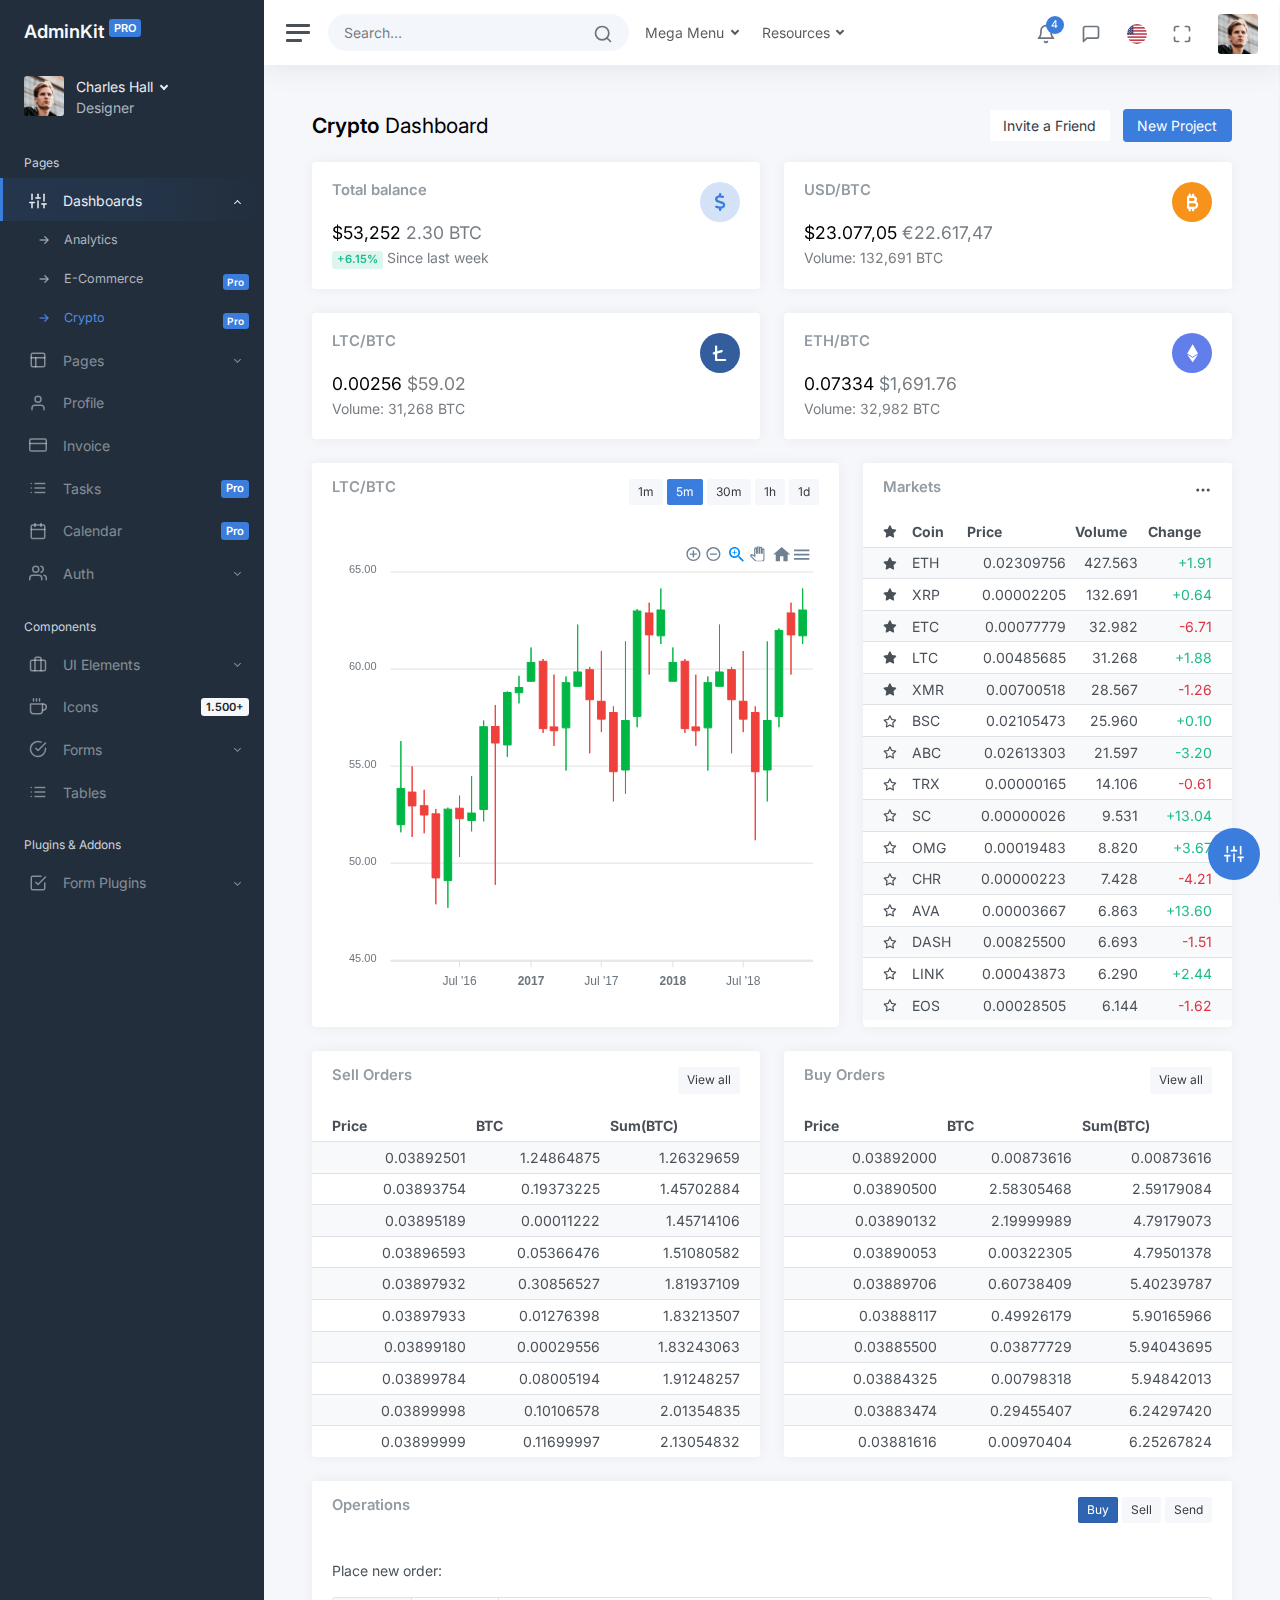
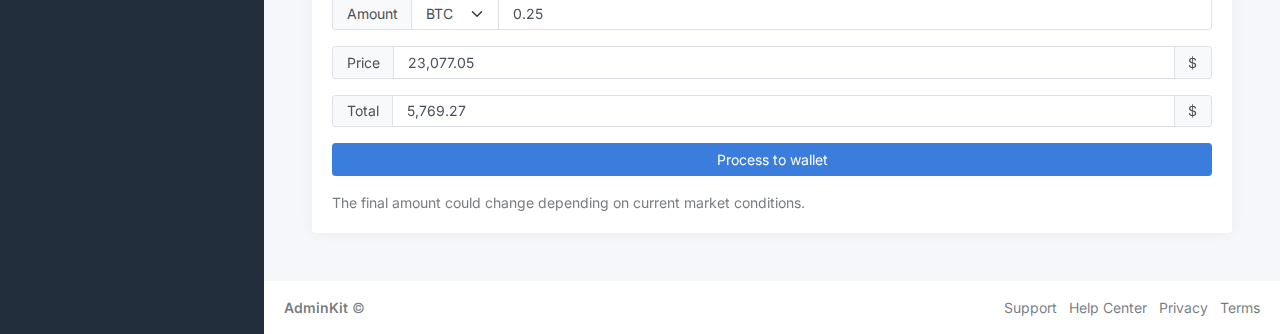
<file: resources/template/dashboard-crypto-2.html>
<!DOCTYPE html>
<html lang="en">


<!-- Mirrored from demo.adminkit.io/dashboard-crypto.html by HTTrack Website Copier/3.x [XR&CO'2014], Sat, 14 Oct 2023 08:50:07 GMT -->
<!-- Added by HTTrack --><meta http-equiv="content-type" content="text/html;charset=UTF-8" /><!-- /Added by HTTrack -->
<head>
	<meta charset="utf-8">
	<meta http-equiv="X-UA-Compatible" content="IE=edge">
	<meta name="viewport" content="width=device-width, initial-scale=1, shrink-to-fit=no">
	<meta name="description" content="Responsive Admin &amp; Dashboard Template based on Bootstrap 5">
	<meta name="author" content="AdminKit">
	<meta name="keywords" content="adminkit, bootstrap, bootstrap 5, admin, dashboard, template, responsive, css, sass, html, theme, front-end, ui kit, web">

	<link rel="preconnect" href="https://fonts.gstatic.com/">
	<link rel="shortcut icon" href="img/icons/icon-48x48.png" />

	<link rel="canonical" href="dashboard-crypto-2.html" />

	<title>Crypto Dashboard | AdminKit Demo</title>

	<link href="https://fonts.googleapis.com/css2?family=Inter:wght@300;400;600&amp;display=swap" rel="stylesheet">

	<!-- Choose your prefered color scheme -->
	<!-- <link href="css/light.css" rel="stylesheet"> -->
	<!-- <link href="css/dark.css" rel="stylesheet"> -->

	<!-- BEGIN SETTINGS -->
	<!-- Remove this after purchasing -->
	<link class="js-stylesheet" href="css/light.css" rel="stylesheet">
	<script src="js/settings.js"></script>
	<style>
		body {
			opacity: 0;
		}
	</style>
	<!-- END SETTINGS -->
<script async src="https://www.googletagmanager.com/gtag/js?id=UA-120946860-10"></script>
<script>
  window.dataLayer = window.dataLayer || [];
  function gtag(){dataLayer.push(arguments);}
  gtag('js', new Date());

  gtag('config', 'UA-120946860-10', { 'anonymize_ip': true });
</script></head>
<!--
  HOW TO USE: 
  data-theme: default (default), dark, light, colored
  data-layout: fluid (default), boxed
  data-sidebar-position: left (default), right
  data-sidebar-layout: default (default), compact
-->

<body data-theme="default" data-layout="fluid" data-sidebar-position="left" data-sidebar-layout="default">
	<div class="wrapper">
		<nav id="sidebar" class="sidebar js-sidebar">
			<div class="sidebar-content js-simplebar">
				<a class='sidebar-brand' href='index.html'>
					<span class="sidebar-brand-text align-middle">
						AdminKit
						<sup><small class="badge bg-primary text-uppercase">Pro</small></sup>
					</span>
					<svg class="sidebar-brand-icon align-middle" width="32px" height="32px" viewBox="0 0 24 24" fill="none" stroke="#FFFFFF" stroke-width="1.5"
						stroke-linecap="square" stroke-linejoin="miter" color="#FFFFFF" style="margin-left: -3px">
						<path d="M12 4L20 8.00004L12 12L4 8.00004L12 4Z"></path>
						<path d="M20 12L12 16L4 12"></path>
						<path d="M20 16L12 20L4 16"></path>
					</svg>
				</a>

				<div class="sidebar-user">
					<div class="d-flex justify-content-center">
						<div class="flex-shrink-0">
							<img src="img/avatars/avatar.jpg" class="avatar img-fluid rounded me-1" alt="Charles Hall" />
						</div>
						<div class="flex-grow-1 ps-2">
							<a class="sidebar-user-title dropdown-toggle" href="#" data-bs-toggle="dropdown">
								Charles Hall
							</a>
							<div class="dropdown-menu dropdown-menu-start">
								<a class='dropdown-item' href='pages-profile.html'><i class="align-middle me-1" data-feather="user"></i> Profile</a>
								<a class="dropdown-item" href="#"><i class="align-middle me-1" data-feather="pie-chart"></i> Analytics</a>
								<div class="dropdown-divider"></div>
								<a class='dropdown-item' href='pages-settings.html'><i class="align-middle me-1" data-feather="settings"></i> Settings &
									Privacy</a>
								<a class="dropdown-item" href="#"><i class="align-middle me-1" data-feather="help-circle"></i> Help Center</a>
								<div class="dropdown-divider"></div>
								<a class="dropdown-item" href="#">Log out</a>
							</div>

							<div class="sidebar-user-subtitle">Designer</div>
						</div>
					</div>
				</div>

				<ul class="sidebar-nav">
					<li class="sidebar-header">
						Pages
					</li>
					<li class="sidebar-item active">
						<a data-bs-target="#dashboards" data-bs-toggle="collapse" class="sidebar-link">
							<i class="align-middle" data-feather="sliders"></i> <span class="align-middle">Dashboards</span>
						</a>
						<ul id="dashboards" class="sidebar-dropdown list-unstyled collapse show" data-bs-parent="#sidebar">
							<li class="sidebar-item"><a class='sidebar-link' href='index.html'>Analytics</a></li>
							<li class="sidebar-item"><a class='sidebar-link' href='dashboard-ecommerce.html'>E-Commerce <span
										class="sidebar-badge badge bg-primary">Pro</span></a></li>
							<li class="sidebar-item active"><a class='sidebar-link' href='dashboard-crypto.html'>Crypto <span
										class="sidebar-badge badge bg-primary">Pro</span></a></li>
						</ul>
					</li>

					<li class="sidebar-item">
						<a data-bs-target="#pages" data-bs-toggle="collapse" class="sidebar-link collapsed">
							<i class="align-middle" data-feather="layout"></i> <span class="align-middle">Pages</span>
						</a>
						<ul id="pages" class="sidebar-dropdown list-unstyled collapse " data-bs-parent="#sidebar">
							<li class="sidebar-item"><a class='sidebar-link' href='pages-settings.html'>Settings</a></li>
							<li class="sidebar-item"><a class='sidebar-link' href='pages-projects.html'>Projects <span
										class="sidebar-badge badge bg-primary">Pro</span></a></li>
							<li class="sidebar-item"><a class='sidebar-link' href='pages-clients.html'>Clients <span
										class="sidebar-badge badge bg-primary">Pro</span></a></li>
							<li class="sidebar-item"><a class='sidebar-link' href='pages-orders.html'>Orders <span
										class="sidebar-badge badge bg-primary">Pro</span></a></li>
							<li class="sidebar-item"><a class='sidebar-link' href='pages-pricing.html'>Pricing <span
										class="sidebar-badge badge bg-primary">Pro</span></a></li>
							<li class="sidebar-item"><a class='sidebar-link' href='pages-chat.html'>Chat <span
										class="sidebar-badge badge bg-primary">Pro</span></a></li>
							<li class="sidebar-item"><a class='sidebar-link' href='pages-blank.html'>Blank Page</a></li>
						</ul>
					</li>

					<li class="sidebar-item">
						<a class='sidebar-link' href='pages-profile.html'>
							<i class="align-middle" data-feather="user"></i> <span class="align-middle">Profile</span>
						</a>
					</li>

					<li class="sidebar-item">
						<a class='sidebar-link' href='pages-invoice.html'>
							<i class="align-middle" data-feather="credit-card"></i> <span class="align-middle">Invoice</span>
						</a>
					</li>

					<li class="sidebar-item">
						<a class='sidebar-link' href='pages-tasks.html'>
							<i class="align-middle" data-feather="list"></i> <span class="align-middle">Tasks</span>
							<span class="sidebar-badge badge bg-primary">Pro</span>
						</a>
					</li>

					<li class="sidebar-item">
						<a class='sidebar-link' href='calendar.html'>
							<i class="align-middle" data-feather="calendar"></i> <span class="align-middle">Calendar</span>
							<span class="sidebar-badge badge bg-primary">Pro</span>
						</a>
					</li>

					<li class="sidebar-item">
						<a href="#auth" data-bs-toggle="collapse" class="sidebar-link collapsed">
							<i class="align-middle" data-feather="users"></i> <span class="align-middle">Auth</span>
						</a>
						<ul id="auth" class="sidebar-dropdown list-unstyled collapse " data-bs-parent="#sidebar">
							<li class="sidebar-item"><a class='sidebar-link' href='pages-sign-in.html'>Sign In</a></li>
							<li class="sidebar-item"><a class='sidebar-link' href='pages-sign-up.html'>Sign Up</a></li>
							<li class="sidebar-item"><a class='sidebar-link' href='pages-reset-password.html'>Reset Password <span
										class="sidebar-badge badge bg-primary">Pro</span></a></li>
							<li class="sidebar-item"><a class='sidebar-link' href='pages-404.html'>404 Page <span
										class="sidebar-badge badge bg-primary">Pro</span></a></li>
							<li class="sidebar-item"><a class='sidebar-link' href='pages-500.html'>500 Page <span
										class="sidebar-badge badge bg-primary">Pro</span></a></li>
						</ul>
					</li>

					<li class="sidebar-header">
						Components
					</li>
					<li class="sidebar-item">
						<a data-bs-target="#ui" data-bs-toggle="collapse" class="sidebar-link collapsed">
							<i class="align-middle" data-feather="briefcase"></i> <span class="align-middle">UI Elements</span>
						</a>
						<ul id="ui" class="sidebar-dropdown list-unstyled collapse " data-bs-parent="#sidebar">
							<li class="sidebar-item"><a class='sidebar-link' href='ui-alerts.html'>Alerts <span
										class="sidebar-badge badge bg-primary">Pro</span></a></a></li>
							<li class="sidebar-item"><a class='sidebar-link' href='ui-buttons.html'>Buttons</a></li>
							<li class="sidebar-item"><a class='sidebar-link' href='ui-cards.html'>Cards</a></li>
							<li class="sidebar-item"><a class='sidebar-link' href='ui-general.html'>General</a></li>
							<li class="sidebar-item"><a class='sidebar-link' href='ui-grid.html'>Grid</a></li>
							<li class="sidebar-item"><a class='sidebar-link' href='ui-modals.html'>Modals <span
										class="sidebar-badge badge bg-primary">Pro</span></a></li>
							<li class="sidebar-item"><a class='sidebar-link' href='ui-offcanvas.html'>Offcanvas <span
										class="sidebar-badge badge bg-primary">Pro</span></a></li>
							<li class="sidebar-item"><a class='sidebar-link' href='ui-placeholders.html'>Placeholders <span
										class="sidebar-badge badge bg-primary">Pro</span></a></li>
							<li class="sidebar-item"><a class='sidebar-link' href='ui-tabs.html'>Tabs <span
										class="sidebar-badge badge bg-primary">Pro</span></a></li>
							<li class="sidebar-item"><a class='sidebar-link' href='ui-typography.html'>Typography</a></li>
						</ul>
					</li>
					<li class="sidebar-item">
						<a data-bs-target="#icons" data-bs-toggle="collapse" class="sidebar-link collapsed">
							<i class="align-middle" data-feather="coffee"></i> <span class="align-middle">Icons</span>
							<span class="sidebar-badge badge bg-light">1.500+</span>
						</a>
						<ul id="icons" class="sidebar-dropdown list-unstyled collapse " data-bs-parent="#sidebar">
							<li class="sidebar-item"><a class='sidebar-link' href='icons-feather.html'>Feather</a></li>
							<li class="sidebar-item"><a class='sidebar-link' href='icons-font-awesome.html'>Font Awesome <span
										class="sidebar-badge badge bg-primary">Pro</span></a></li>
						</ul>
					</li>
					<li class="sidebar-item">
						<a data-bs-target="#forms" data-bs-toggle="collapse" class="sidebar-link collapsed">
							<i class="align-middle" data-feather="check-circle"></i> <span class="align-middle">Forms</span>
						</a>
						<ul id="forms" class="sidebar-dropdown list-unstyled collapse " data-bs-parent="#sidebar">
							<li class="sidebar-item"><a class='sidebar-link' href='forms-basic-inputs.html'>Basic Inputs</a></li>
							<li class="sidebar-item"><a class='sidebar-link' href='forms-layouts.html'>Form Layouts <span
										class="sidebar-badge badge bg-primary">Pro</span></a></li>
							<li class="sidebar-item"><a class='sidebar-link' href='forms-input-groups.html'>Input Groups <span
										class="sidebar-badge badge bg-primary">Pro</span></a></li>
						</ul>
					</li>
					<li class="sidebar-item">
						<a class='sidebar-link' href='tables-bootstrap.html'>
							<i class="align-middle" data-feather="list"></i> <span class="align-middle">Tables</span>
						</a>
					</li>

					<li class="sidebar-header">
						Plugins & Addons
					</li>
					<li class="sidebar-item">
						<a data-bs-target="#form-plugins" data-bs-toggle="collapse" class="sidebar-link collapsed">
							<i class="align-middle" data-feather="check-square"></i> <span class="align-middle">Form Plugins</span>
						</a>
						<ul id="form-plugins" class="sidebar-dropdown list-unstyled collapse " data-bs-parent="#sidebar">
							<li class="sidebar-item"><a class='sidebar-link' href='forms-advanced-inputs.html'>Advanced Inputs <span
										class="sidebar-badge badge bg-primary">Pro</span></a></li>
							<li class="sidebar-item"><a class='sidebar-link' href='forms-editors.html'>Editors <span
										class="sidebar-badge badge bg-primary">Pro</span></a></li>
							<li class="sidebar-item"><a class='sidebar-link' href='forms-validation.html'>Validation <span
										class="sidebar-badge badge bg-primary">Pro</span></a></li>
						</ul>
					</li>
					<li class="sidebar-item">
						<a data-bs-target="#datatables" data-bs-toggle="collapse" class="sidebar-link collapsed">
							<i class="align-middle" data-feather="list"></i> <span class="align-middle">DataTables</span>
						</a>
						<ul id="datatables" class="sidebar-dropdown list-unstyled collapse " data-bs-parent="#sidebar">
							<li class="sidebar-item"><a class='sidebar-link' href='tables-datatables-responsive.html'>Responsive Table <span
										class="sidebar-badge badge bg-primary">Pro</span></a></li>
							<li class="sidebar-item"><a class='sidebar-link' href='tables-datatables-buttons.html'>Table with Buttons <span
										class="sidebar-badge badge bg-primary">Pro</span></a></li>
							<li class="sidebar-item"><a class='sidebar-link' href='tables-datatables-column-search.html'>Column Search <span
										class="sidebar-badge badge bg-primary">Pro</span></a></li>
							<li class="sidebar-item"><a class='sidebar-link' href='tables-datatables-fixed-header.html'>Fixed Header <span
										class="sidebar-badge badge bg-primary">Pro</span></a></li>
							<li class="sidebar-item"><a class='sidebar-link' href='tables-datatables-multi.html'>Multi Selection <span
										class="sidebar-badge badge bg-primary">Pro</span></a></li>
							<li class="sidebar-item"><a class='sidebar-link' href='tables-datatables-ajax.html'>Ajax Sourced Data <span
										class="sidebar-badge badge bg-primary">Pro</span></a></li>
						</ul>
					</li>
					<li class="sidebar-item">
						<a data-bs-target="#charts" data-bs-toggle="collapse" class="sidebar-link collapsed">
							<i class="align-middle" data-feather="bar-chart-2"></i> <span class="align-middle">Charts</span>
						</a>
						<ul id="charts" class="sidebar-dropdown list-unstyled collapse " data-bs-parent="#sidebar">
							<li class="sidebar-item"><a class='sidebar-link' href='charts-chartjs.html'>Chart.js</a></li>
							<li class="sidebar-item"><a class='sidebar-link' href='charts-apexcharts.html'>ApexCharts <span
										class="sidebar-badge badge bg-primary">Pro</span></a></li>
						</ul>
					</li>
					<li class="sidebar-item">
						<a class='sidebar-link' href='notifications.html'>
							<i class="align-middle" data-feather="bell"></i> <span class="align-middle">Notifications</span>
							<span class="sidebar-badge badge bg-primary">Pro</span>
						</a>
					</li>
					<li class="sidebar-item">
						<a data-bs-target="#maps" data-bs-toggle="collapse" class="sidebar-link collapsed">
							<i class="align-middle" data-feather="map"></i> <span class="align-middle">Maps</span>
						</a>
						<ul id="maps" class="sidebar-dropdown list-unstyled collapse " data-bs-parent="#sidebar">
							<li class="sidebar-item"><a class='sidebar-link' href='maps-google.html'>Google Maps</a></li>
							<li class="sidebar-item"><a class='sidebar-link' href='maps-vector.html'>Vector Maps <span
										class="sidebar-badge badge bg-primary">Pro</span></a></li>
						</ul>
					</li>

					<li class="sidebar-item">
						<a data-bs-target="#multi" data-bs-toggle="collapse" class="sidebar-link collapsed">
							<i class="align-middle" data-feather="corner-right-down"></i> <span class="align-middle">Multi Level</span>
						</a>
						<ul id="multi" class="sidebar-dropdown list-unstyled collapse" data-bs-parent="#sidebar">
							<li class="sidebar-item">
								<a data-bs-target="#multi-2" data-bs-toggle="collapse" class="sidebar-link collapsed">Two Levels</a>
								<ul id="multi-2" class="sidebar-dropdown list-unstyled collapse">
									<li class="sidebar-item">
										<a class="sidebar-link" href="#">Item 1</a>
									</li>
									<li class="sidebar-item">
										<a class="sidebar-link" href="#">Item 2</a>
									</li>
								</ul>
							</li>
							<li class="sidebar-item">
								<a data-bs-target="#multi-3" data-bs-toggle="collapse" class="sidebar-link collapsed">Three Levels</a>
								<ul id="multi-3" class="sidebar-dropdown list-unstyled collapse">
									<li class="sidebar-item">
										<a data-bs-target="#multi-3-1" data-bs-toggle="collapse" class="sidebar-link collapsed">Item 1</a>
										<ul id="multi-3-1" class="sidebar-dropdown list-unstyled collapse">
											<li class="sidebar-item">
												<a class="sidebar-link" href="#">Item 1</a>
											</li>
											<li class="sidebar-item">
												<a class="sidebar-link" href="#">Item 2</a>
											</li>
										</ul>
									</li>
									<li class="sidebar-item">
										<a class="sidebar-link" href="#">Item 2</a>
									</li>
								</ul>
							</li>
						</ul>
					</li>
				</ul>

				<div class="sidebar-cta">
					<div class="sidebar-cta-content">
						<strong class="d-inline-block mb-2">Weekly Sales Report</strong>
						<div class="mb-3 text-sm">
							Your weekly sales report is ready for download!
						</div>

						<div class="d-grid">
							<a href="https://adminkit.io/" class="btn btn-outline-primary" target="_blank">Download</a>
						</div>
					</div>
				</div>
			</div>
		</nav>

		<div class="main">
			<nav class="navbar navbar-expand navbar-light navbar-bg">
				<a class="sidebar-toggle js-sidebar-toggle">
					<i class="hamburger align-self-center"></i>
				</a>

				<form class="d-none d-sm-inline-block">
					<div class="input-group input-group-navbar">
						<input type="text" class="form-control" placeholder="Search…" aria-label="Search">
						<button class="btn" type="button">
							<i class="align-middle" data-feather="search"></i>
						</button>
					</div>
				</form>

				<ul class="navbar-nav d-none d-lg-flex">
					<li class="nav-item px-2 dropdown">
						<a class="nav-link dropdown-toggle" href="#" id="megaDropdown" role="button" data-bs-toggle="dropdown" aria-haspopup="true"
							aria-expanded="false">
							Mega Menu
						</a>
						<div class="dropdown-menu dropdown-menu-start dropdown-mega" aria-labelledby="megaDropdown">
							<div class="d-md-flex align-items-start justify-content-start">
								<div class="dropdown-mega-list">
									<div class="dropdown-header">UI Elements</div>
									<a class="dropdown-item" href="#">Alerts</a>
									<a class="dropdown-item" href="#">Buttons</a>
									<a class="dropdown-item" href="#">Cards</a>
									<a class="dropdown-item" href="#">Carousel</a>
									<a class="dropdown-item" href="#">General</a>
									<a class="dropdown-item" href="#">Grid</a>
									<a class="dropdown-item" href="#">Modals</a>
									<a class="dropdown-item" href="#">Tabs</a>
									<a class="dropdown-item" href="#">Typography</a>
								</div>
								<div class="dropdown-mega-list">
									<div class="dropdown-header">Forms</div>
									<a class="dropdown-item" href="#">Layouts</a>
									<a class="dropdown-item" href="#">Basic Inputs</a>
									<a class="dropdown-item" href="#">Input Groups</a>
									<a class="dropdown-item" href="#">Advanced Inputs</a>
									<a class="dropdown-item" href="#">Editors</a>
									<a class="dropdown-item" href="#">Validation</a>
									<a class="dropdown-item" href="#">Wizard</a>
								</div>
								<div class="dropdown-mega-list">
									<div class="dropdown-header">Tables</div>
									<a class="dropdown-item" href="#">Basic Tables</a>
									<a class="dropdown-item" href="#">Responsive Table</a>
									<a class="dropdown-item" href="#">Table with Buttons</a>
									<a class="dropdown-item" href="#">Column Search</a>
									<a class="dropdown-item" href="#">Muulti Selection</a>
									<a class="dropdown-item" href="#">Ajax Sourced Data</a>
								</div>
							</div>
						</div>
					</li>

					<li class="nav-item dropdown">
						<a class="nav-link dropdown-toggle" href="#" id="resourcesDropdown" role="button" data-bs-toggle="dropdown" aria-haspopup="true"
							aria-expanded="false">
							Resources
						</a>
						<div class="dropdown-menu" aria-labelledby="resourcesDropdown">
							<a class="dropdown-item" href="https://adminkit.io/" target="_blank"><i class="align-middle me-1" data-feather="home"></i>
								Homepage</a>
							<a class="dropdown-item" href="https://adminkit.io/docs/" target="_blank"><i class="align-middle me-1" data-feather="book-open"></i>
								Documentation</a>
							<a class="dropdown-item" href="https://adminkit.io/docs/getting-started/changelog/" target="_blank"><i class="align-middle me-1"
									data-feather="edit"></i> Changelog</a>
						</div>
					</li>
				</ul>

				<div class="navbar-collapse collapse">
					<ul class="navbar-nav navbar-align">
						<li class="nav-item dropdown">
							<a class="nav-icon dropdown-toggle" href="#" id="alertsDropdown" data-bs-toggle="dropdown">
								<div class="position-relative">
									<i class="align-middle" data-feather="bell"></i>
									<span class="indicator">4</span>
								</div>
							</a>
							<div class="dropdown-menu dropdown-menu-lg dropdown-menu-end py-0" aria-labelledby="alertsDropdown">
								<div class="dropdown-menu-header">
									4 New Notifications
								</div>
								<div class="list-group">
									<a href="#" class="list-group-item">
										<div class="row g-0 align-items-center">
											<div class="col-2">
												<i class="text-danger" data-feather="alert-circle"></i>
											</div>
											<div class="col-10">
												<div class="text-dark">Update completed</div>
												<div class="text-muted small mt-1">Restart server 12 to complete the update.</div>
												<div class="text-muted small mt-1">30m ago</div>
											</div>
										</div>
									</a>
									<a href="#" class="list-group-item">
										<div class="row g-0 align-items-center">
											<div class="col-2">
												<i class="text-warning" data-feather="bell"></i>
											</div>
											<div class="col-10">
												<div class="text-dark">Lorem ipsum</div>
												<div class="text-muted small mt-1">Aliquam ex eros, imperdiet vulputate hendrerit et.</div>
												<div class="text-muted small mt-1">2h ago</div>
											</div>
										</div>
									</a>
									<a href="#" class="list-group-item">
										<div class="row g-0 align-items-center">
											<div class="col-2">
												<i class="text-primary" data-feather="home"></i>
											</div>
											<div class="col-10">
												<div class="text-dark">Login from 192.186.1.8</div>
												<div class="text-muted small mt-1">5h ago</div>
											</div>
										</div>
									</a>
									<a href="#" class="list-group-item">
										<div class="row g-0 align-items-center">
											<div class="col-2">
												<i class="text-success" data-feather="user-plus"></i>
											</div>
											<div class="col-10">
												<div class="text-dark">New connection</div>
												<div class="text-muted small mt-1">Christina accepted your request.</div>
												<div class="text-muted small mt-1">14h ago</div>
											</div>
										</div>
									</a>
								</div>
								<div class="dropdown-menu-footer">
									<a href="#" class="text-muted">Show all notifications</a>
								</div>
							</div>
						</li>
						<li class="nav-item dropdown">
							<a class="nav-icon dropdown-toggle" href="#" id="messagesDropdown" data-bs-toggle="dropdown">
								<div class="position-relative">
									<i class="align-middle" data-feather="message-square"></i>
								</div>
							</a>
							<div class="dropdown-menu dropdown-menu-lg dropdown-menu-end py-0" aria-labelledby="messagesDropdown">
								<div class="dropdown-menu-header">
									<div class="position-relative">
										4 New Messages
									</div>
								</div>
								<div class="list-group">
									<a href="#" class="list-group-item">
										<div class="row g-0 align-items-center">
											<div class="col-2">
												<img src="img/avatars/avatar-5.jpg" class="avatar img-fluid rounded-circle" alt="Vanessa Tucker">
											</div>
											<div class="col-10 ps-2">
												<div class="text-dark">Vanessa Tucker</div>
												<div class="text-muted small mt-1">Nam pretium turpis et arcu. Duis arcu tortor.</div>
												<div class="text-muted small mt-1">15m ago</div>
											</div>
										</div>
									</a>
									<a href="#" class="list-group-item">
										<div class="row g-0 align-items-center">
											<div class="col-2">
												<img src="img/avatars/avatar-2.jpg" class="avatar img-fluid rounded-circle" alt="William Harris">
											</div>
											<div class="col-10 ps-2">
												<div class="text-dark">William Harris</div>
												<div class="text-muted small mt-1">Curabitur ligula sapien euismod vitae.</div>
												<div class="text-muted small mt-1">2h ago</div>
											</div>
										</div>
									</a>
									<a href="#" class="list-group-item">
										<div class="row g-0 align-items-center">
											<div class="col-2">
												<img src="img/avatars/avatar-4.jpg" class="avatar img-fluid rounded-circle" alt="Christina Mason">
											</div>
											<div class="col-10 ps-2">
												<div class="text-dark">Christina Mason</div>
												<div class="text-muted small mt-1">Pellentesque auctor neque nec urna.</div>
												<div class="text-muted small mt-1">4h ago</div>
											</div>
										</div>
									</a>
									<a href="#" class="list-group-item">
										<div class="row g-0 align-items-center">
											<div class="col-2">
												<img src="img/avatars/avatar-3.jpg" class="avatar img-fluid rounded-circle" alt="Sharon Lessman">
											</div>
											<div class="col-10 ps-2">
												<div class="text-dark">Sharon Lessman</div>
												<div class="text-muted small mt-1">Aenean tellus metus, bibendum sed, posuere ac, mattis non.</div>
												<div class="text-muted small mt-1">5h ago</div>
											</div>
										</div>
									</a>
								</div>
								<div class="dropdown-menu-footer">
									<a href="#" class="text-muted">Show all messages</a>
								</div>
							</div>
						</li>
						<li class="nav-item dropdown">
							<a class="nav-flag dropdown-toggle" href="#" id="languageDropdown" data-bs-toggle="dropdown">
								<img src="img/flags/us.png" alt="English" />
							</a>
							<div class="dropdown-menu dropdown-menu-end" aria-labelledby="languageDropdown">
								<a class="dropdown-item" href="#">
									<img src="img/flags/us.png" alt="English" width="20" class="align-middle me-1" />
									<span class="align-middle">English</span>
								</a>
								<a class="dropdown-item" href="#">
									<img src="img/flags/es.png" alt="Spanish" width="20" class="align-middle me-1" />
									<span class="align-middle">Spanish</span>
								</a>
								<a class="dropdown-item" href="#">
									<img src="img/flags/ru.png" alt="Russian" width="20" class="align-middle me-1" />
									<span class="align-middle">Russian</span>
								</a>
								<a class="dropdown-item" href="#">
									<img src="img/flags/de.png" alt="German" width="20" class="align-middle me-1" />
									<span class="align-middle">German</span>
								</a>
							</div>
						</li>
						<li class="nav-item">
							<a class="nav-icon js-fullscreen d-none d-lg-block" href="#">
								<div class="position-relative">
									<i class="align-middle" data-feather="maximize"></i>
								</div>
							</a>
						</li>
						<li class="nav-item dropdown">
							<a class="nav-icon pe-md-0 dropdown-toggle" href="#" data-bs-toggle="dropdown">
								<img src="img/avatars/avatar.jpg" class="avatar img-fluid rounded" alt="Charles Hall" />
							</a>
							<div class="dropdown-menu dropdown-menu-end">
								<a class='dropdown-item' href='pages-profile.html'><i class="align-middle me-1" data-feather="user"></i> Profile</a>
								<a class="dropdown-item" href="#"><i class="align-middle me-1" data-feather="pie-chart"></i> Analytics</a>
								<div class="dropdown-divider"></div>
								<a class='dropdown-item' href='pages-settings.html'><i class="align-middle me-1" data-feather="settings"></i> Settings &
									Privacy</a>
								<a class="dropdown-item" href="#"><i class="align-middle me-1" data-feather="help-circle"></i> Help Center</a>
								<div class="dropdown-divider"></div>
								<a class="dropdown-item" href="#">Log out</a>
							</div>
						</li>
					</ul>
				</div>
			</nav>

			<main class="content">
				<div class="container-fluid p-0">

					<div class="row mb-2 mb-xl-3">
						<div class="col-auto d-none d-sm-block">
							<h3><strong>Crypto</strong> Dashboard</h3>
						</div>

						<div class="col-auto ms-auto text-end mt-n1">
							<a href="#" class="btn btn-light bg-white me-2">Invite a Friend</a>
							<a href="#" class="btn btn-primary">New Project</a>
						</div>
					</div>
					<div class="row">
						<div class="col-12 col-md-6 col-xxl d-flex">
							<div class="card flex-fill">
								<div class="card-body">
									<div class="row">
										<div class="col mt-0">
											<h5 class="card-title">Total balance</h5>
										</div>

										<div class="col-auto">
											<div class="stat" style="">
												<i class="fa-solid fa-dollar-sign align-middle"></i>
											</div>
										</div>
									</div>
									<h4 class="mt-0 mb-1">$53,252 <span class="text-muted">2.30 BTC</span></h4>

									<div class="mb-0">
										<span class="badge badge-success-light"> <i class="mdi mdi-arrow-bottom-right"></i> +6.15% </span>
										<span class="text-muted">Since last week</span>
									</div>

								</div>
							</div>
						</div>
						<div class="col-12 col-md-6 col-xxl d-flex">
							<div class="card flex-fill">
								<div class="card-body">
									<div class="row">
										<div class="col mt-0">
											<h5 class="card-title">USD/BTC</h5>
										</div>

										<div class="col-auto">
											<div class="stat" style="background: #F7931A; color: white;">
												<i class="fa-solid fa-bitcoin-sign align-middle"></i>
											</div>
										</div>
									</div>
									<h4 class="mt-0 mb-1">$23.077,05 <span class="text-muted">€22.617,47</span></h4>

									<div class="mb-0">
										<span class="text-muted">Volume: 132,691 BTC</span>
									</div>
								</div>
							</div>
						</div>
						<div class="col-12 col-md-6 col-xxl d-flex">
							<div class="card flex-fill">
								<div class="card-body">
									<div class="row">
										<div class="col mt-0">
											<h5 class="card-title">LTC/BTC</h5>
										</div>

										<div class="col-auto">
											<div class="stat" style="background: #345D9D; color: white;">
												<i class="fa-solid fa-litecoin-sign align-middle"></i>
											</div>
										</div>
									</div>
									<h4 class="mt-0 mb-1">0.00256 <span class="text-muted">$59.02</span></h4>

									<div class="mb-0">
										<span class="text-muted">Volume: 31,268 BTC</span>
									</div>
								</div>
							</div>
						</div>
						<div class="col-12 col-md-6 col-xxl d-flex">
							<div class="card flex-fill">
								<div class="card-body">
									<div class="row">
										<div class="col mt-0">
											<h5 class="card-title">ETH/BTC</h5>
										</div>

										<div class="col-auto">
											<div class="stat" style="background: #627EEA; color: white;">
												<i class="fa-brands fa-ethereum align-middle"></i>
											</div>
										</div>
									</div>
									<h4 class="mt-0 mb-1">0.07334 <span class="text-muted">$1,691.76</span></h4>

									<div class="mb-0">
										<span class="text-muted">Volume: 32,982 BTC</span>
									</div>
								</div>
							</div>
						</div>
						<div class="col-12 col-md-6 col-xxl d-flex d-none d-xxl-flex">
							<div class="card flex-fill">
								<div class="card-body">
									<div class="row">
										<div class="col mt-0">
											<h5 class="card-title">XMR/BTC</h5>
										</div>

										<div class="col-auto">
											<div class="stat" style="background: #FF6600; color: white;">
												<i class="fa-brands fa-monero align-middle"></i>
											</div>
										</div>
									</div>
									<h4 class="mt-0 mb-1">0.006854 <span class="text-muted">$157.68</span></h4>

									<div class="mb-0">
										<span class="text-muted">Volume: 28,567 BTC</span>
									</div>
								</div>
							</div>
						</div>
					</div>

					<div class="row">
						<div class="col-12 col-lg-7 col-xxl-8 d-flex">
							<div class="card flex-fill">
								<div class="card-header">
									<div class="card-actions float-end">
										<input type="radio" class="btn-check" name="btnradio" id="1m" autocomplete="off">
										<label class="btn btn-sm btn-light" for="1m">1m</label>

										<input type="radio" class="btn-check" name="btnradio" id="5m" autocomplete="off" checked>
										<label class="btn btn-sm btn-primary" for="5m">5m</label>

										<input type="radio" class="btn-check" name="btnradio" id="30m" autocomplete="off">
										<label class="btn btn-sm btn-light" for="30m">30m</label>

										<input type="radio" class="btn-check" name="btnradio" id="1h" autocomplete="off">
										<label class="btn btn-sm btn-light" for="1h">1h</label>

										<input type="radio" class="btn-check" name="btnradio" id="1d" autocomplete="off">
										<label class="btn btn-sm btn-light" for="1d">1d</label>
									</div>
									<h5 class="card-title mb-0">LTC/BTC</h5>
								</div>
								<div class="card-body">
									<div class="chart w-100">
										<div id="apexcharts-dashboard-candlestick"></div>
									</div>
								</div>
							</div>
						</div>
						<div class="col-12 col-lg-5 col-xxl-4 d-flex">
							<div class="card flex-fill">
								<div class="card-header">
									<div class="card-actions float-end">
										<div class="dropdown position-relative">
											<a href="#" data-bs-toggle="dropdown" data-bs-display="static">
												<i class="align-middle" data-feather="more-horizontal"></i>
											</a>

											<div class="dropdown-menu dropdown-menu-end">
												<a class="dropdown-item" href="#">Action</a>
												<a class="dropdown-item" href="#">Another action</a>
												<a class="dropdown-item" href="#">Something else here</a>
											</div>
										</div>
									</div>
									<h5 class="card-title mb-0">Markets</h5>
								</div>
								<table class="table table-sm table-striped my-0">
									<thead>
										<tr>
											<th><i class="fas fa-star fa-sm cursor-pointer"></i></th>
											<th>Coin</th>
											<th>Price</th>
											<th class="d-none d-xl-table-cell">Volume</th>
											<th class="d-none d-xl-table-cell">Change</th>
										</tr>
									</thead>
									<tbody>
										<tr>
											<td><i class="fas fa-star fa-sm cursor-pointer"></i></td>
											<td>ETH</td>
											<td class="text-end">0.02309756</td>
											<td class="d-none d-xl-table-cell text-end">427.563</td>
											<td class="d-none d-xl-table-cell text-end text-success">+1.91</td>
										</tr>
										<tr>
											<td><i class="fas fa-star fa-sm cursor-pointer"></i></td>
											<td>XRP</td>
											<td class="text-end">0.00002205</td>
											<td class="d-none d-xl-table-cell text-end">132.691</td>
											<td class="d-none d-xl-table-cell text-end text-success">+0.64</td>
										</tr>
										<tr>
											<td><i class="fas fa-star fa-sm cursor-pointer"></i></td>
											<td>ETC</td>
											<td class="text-end">0.00077779</td>
											<td class="d-none d-xl-table-cell text-end">32.982</td>
											<td class="d-none d-xl-table-cell text-end text-danger">-6.71</td>
										</tr>
										<tr>
											<td><i class="fas fa-star fa-sm cursor-pointer"></i></td>
											<td>LTC</td>
											<td class="text-end">0.00485685</td>
											<td class="d-none d-xl-table-cell text-end">31.268</td>
											<td class="d-none d-xl-table-cell text-end text-success">+1.88</td>
										</tr>
										<tr>
											<td><i class="fas fa-star fa-sm cursor-pointer"></i></td>
											<td>XMR</td>
											<td class="text-end">0.00700518</td>
											<td class="d-none d-xl-table-cell text-end">28.567</td>
											<td class="d-none d-xl-table-cell text-end text-danger">-1.26</td>
										</tr>
										<tr>
											<td><i class="far fa-star fa-sm cursor-pointer"></i></td>
											<td>BSC</td>
											<td class="text-end">0.02105473</td>
											<td class="d-none d-xl-table-cell text-end">25.960</td>
											<td class="d-none d-xl-table-cell text-end text-success">+0.10</td>
										</tr>
										<tr>
											<td><i class="far fa-star fa-sm cursor-pointer"></i></td>
											<td>ABC</td>
											<td class="text-end">0.02613303</td>
											<td class="d-none d-xl-table-cell text-end">21.597</td>
											<td class="d-none d-xl-table-cell text-end text-success">-3.20</td>
										</tr>
										<tr>
											<td><i class="far fa-star fa-sm cursor-pointer"></i></td>
											<td>TRX</td>
											<td class="text-end">0.00000165</td>
											<td class="d-none d-xl-table-cell text-end">14.106</td>
											<td class="d-none d-xl-table-cell text-end text-danger">-0.61</td>
										</tr>
										<tr>
											<td><i class="far fa-star fa-sm cursor-pointer"></i></td>
											<td>SC</td>
											<td class="text-end">0.00000026</td>
											<td class="d-none d-xl-table-cell text-end">9.531</td>
											<td class="d-none d-xl-table-cell text-end text-success">+13.04</td>
										</tr>
										<tr>
											<td><i class="far fa-star fa-sm cursor-pointer"></i></td>
											<td>OMG</td>
											<td class="text-end">0.00019483</td>
											<td class="d-none d-xl-table-cell text-end">8.820</td>
											<td class="d-none d-xl-table-cell text-end text-success">+3.67</td>
										</tr>
										<tr>
											<td><i class="far fa-star fa-sm cursor-pointer"></i></td>
											<td>CHR</td>
											<td class="text-end">0.00000223</td>
											<td class="d-none d-xl-table-cell text-end">7.428</td>
											<td class="d-none d-xl-table-cell text-end text-danger">-4.21</td>
										</tr>
										<tr>
											<td><i class="far fa-star fa-sm cursor-pointer"></i></td>
											<td>AVA</td>
											<td class="text-end">0.00003667</td>
											<td class="d-none d-xl-table-cell text-end">6.863</td>
											<td class="d-none d-xl-table-cell text-end text-success">+13.60</td>
										</tr>
										<tr>
											<td><i class="far fa-star fa-sm cursor-pointer"></i></td>
											<td>DASH</td>
											<td class="text-end">0.00825500</td>
											<td class="d-none d-xl-table-cell text-end">6.693</td>
											<td class="d-none d-xl-table-cell text-end text-danger">-1.51</td>
										</tr>
										<tr>
											<td><i class="far fa-star fa-sm cursor-pointer"></i></td>
											<td>LINK</td>
											<td class="text-end">0.00043873</td>
											<td class="d-none d-xl-table-cell text-end">6.290</td>
											<td class="d-none d-xl-table-cell text-end text-success">+2.44</td>
										</tr>
										<tr>
											<td><i class="far fa-star fa-sm cursor-pointer"></i></td>
											<td>EOS</td>
											<td class="text-end">0.00028505</td>
											<td class="d-none d-xl-table-cell text-end">6.144</td>
											<td class="d-none d-xl-table-cell text-end text-danger">-1.62</td>
										</tr>
									</tbody>
								</table>
							</div>
						</div>
					</div>

					<div class="row">
						<div class="col-12 col-lg-6 col-xxl d-flex">
							<div class="card flex-fill">
								<div class="card-header">
									<div class="card-actions float-end">
										<button class="btn btn-sm btn-light">View all</button>
									</div>
									<h5 class="card-title mb-0">Sell Orders</h5>
								</div>
								<table class="table table-sm table-striped my-0">
									<thead>
										<tr>
											<th>Price</th>
											<th class="d-none d-xl-table-cell">BTC</th>
											<th>Sum(BTC)</th>
										</tr>
									</thead>
									<tbody class="text-end">
										<tr>
											<td>0.03892501</td>
											<td class="d-none d-xl-table-cell">1.24864875</td>
											<td>1.26329659</td>
										</tr>
										<tr>
											<td>0.03893754</td>
											<td class="d-none d-xl-table-cell">0.19373225</td>
											<td>1.45702884</td>
										</tr>
										<tr>
											<td>0.03895189</td>
											<td class="d-none d-xl-table-cell">0.00011222</td>
											<td>1.45714106</td>
										</tr>
										<tr>
											<td>0.03896593</td>
											<td class="d-none d-xl-table-cell">0.05366476</td>
											<td>1.51080582</td>
										</tr>
										<tr>
											<td>0.03897932</td>
											<td class="d-none d-xl-table-cell">0.30856527</td>
											<td>1.81937109</td>
										</tr>
										<tr>
											<td>0.03897933</td>
											<td class="d-none d-xl-table-cell">0.01276398</td>
											<td>1.83213507</td>
										</tr>
										<tr>
											<td>0.03899180</td>
											<td class="d-none d-xl-table-cell">0.00029556</td>
											<td>1.83243063</td>
										</tr>
										<tr>
											<td>0.03899784</td>
											<td class="d-none d-xl-table-cell">0.08005194</td>
											<td>1.91248257</td>
										</tr>
										<tr>
											<td>0.03899998</td>
											<td class="d-none d-xl-table-cell">0.10106578</td>
											<td>2.01354835</td>
										</tr>
										<tr>
											<td>0.03899999</td>
											<td class="d-none d-xl-table-cell">0.11699997</td>
											<td>2.13054832</td>
										</tr>
									</tbody>
								</table>
							</div>
						</div>
						<div class="col-12 col-lg-6 col-xxl d-flex">
							<div class="card flex-fill">
								<div class="card-header">
									<div class="card-actions float-end">
										<button class="btn btn-sm btn-light">View all</button>
									</div>
									<h5 class="card-title mb-0">Buy Orders</h5>
								</div>
								<table class="table table-sm table-striped my-0">
									<thead>
										<tr>
											<th>Price</th>
											<th class="d-none d-xl-table-cell">BTC</th>
											<th>Sum(BTC)</th>
										</tr>
									</thead>
									<tbody class="text-end">
										<tr>
											<td>0.03892000</td>
											<td class="d-none d-xl-table-cell">0.00873616</td>
											<td>0.00873616</td>
										</tr>
										<tr>
											<td>0.03890500</td>
											<td class="d-none d-xl-table-cell">2.58305468</td>
											<td>2.59179084</td>
										</tr>
										<tr>
											<td>0.03890132</td>
											<td class="d-none d-xl-table-cell">2.19999989</td>
											<td>4.79179073</td>
										</tr>
										<tr>
											<td>0.03890053</td>
											<td class="d-none d-xl-table-cell">0.00322305</td>
											<td>4.79501378</td>
										</tr>
										<tr>
											<td>0.03889706</td>
											<td class="d-none d-xl-table-cell">0.60738409</td>
											<td>5.40239787</td>
										</tr>
										<tr>
											<td>0.03888117</td>
											<td class="d-none d-xl-table-cell">0.49926179</td>
											<td>5.90165966</td>
										</tr>
										<tr>
											<td>0.03885500</td>
											<td class="d-none d-xl-table-cell">0.03877729</td>
											<td>5.94043695</td>
										</tr>
										<tr>
											<td>0.03884325</td>
											<td class="d-none d-xl-table-cell">0.00798318</td>
											<td>5.94842013</td>
										</tr>
										<tr>
											<td>0.03883474</td>
											<td class="d-none d-xl-table-cell">0.29455407</td>
											<td>6.24297420</td>
										</tr>
										<tr>
											<td>0.03881616</td>
											<td class="d-none d-xl-table-cell">0.00970404</td>
											<td>6.25267824</td>
										</tr>
									</tbody>
								</table>
							</div>
						</div>
						<div class="col-12 col-lg-12 col-xxl-3 d-flex">
							<div class="card flex-fill">
								<div class="card-header">
									<div class="card-actions float-end">
										<input type="radio" class="btn-check" name="btnradio" id="buy" autocomplete="off" checked>
										<label class="btn btn-sm btn-primary" for="buy">Buy</label>

										<input type="radio" class="btn-check" name="btnradio" id="sell" autocomplete="off">
										<label class="btn btn-sm btn-light" for="sell">Sell</label>

										<input type="radio" class="btn-check" name="btnradio" id="send" autocomplete="off">
										<label class="btn btn-sm btn-light" for="send">Send</label>
									</div>
									<h5 class="card-title mb-0">Operations</h5>
								</div>

								<div class="card-body">
									<p>Place new order:</p>

									<div class="input-group mb-3">
										<label class="input-group-text">Amount</label>
										<select class="form-select" style="max-width: 88px;">
											<option value="BTC" selected="">BTC</option>
											<option value="ETH">ETH</option>
											<option value="LTC">LTC</option>
											<option value="XMR">XMR</option>
										</select>
										<input type="text" class="form-control" value="0.25">
									</div>

									<div class="input-group mb-3">
										<label class="input-group-text">Price</label>
										<input type="text" class="form-control" readonly value="23,077.05">
										<label class="input-group-text">$</label>
									</div>

									<div class="input-group mb-3">
										<label class="input-group-text">Total</label>
										<input type="text" class="form-control" readonly value="5,769.27">
										<label class="input-group-text">$</label>
									</div>

									<div class="d-grid">
										<button type="button" class="btn btn-primary mb-3">Process to wallet</button>
									</div>

									<p class="text-muted mb-0">The final amount could change depending on current market conditions.</p>
								</div>
							</div>
						</div>
					</div>

				</div>
			</main>

			<footer class="footer">
				<div class="container-fluid">
					<div class="row text-muted">
						<div class="col-6 text-start">
							<p class="mb-0">
								<a href="https://adminkit.io/" target="_blank" class="text-muted"><strong>AdminKit</strong></a> &copy;
							</p>
						</div>
						<div class="col-6 text-end">
							<ul class="list-inline">
								<li class="list-inline-item">
									<a class="text-muted" href="#">Support</a>
								</li>
								<li class="list-inline-item">
									<a class="text-muted" href="#">Help Center</a>
								</li>
								<li class="list-inline-item">
									<a class="text-muted" href="#">Privacy</a>
								</li>
								<li class="list-inline-item">
									<a class="text-muted" href="#">Terms</a>
								</li>
							</ul>
						</div>
					</div>
				</div>
			</footer>
		</div>
	</div>

	<script src="js/app.js"></script>

	<script>
		document.addEventListener("DOMContentLoaded", function() {
			// Candlestick chart
			var seriesData = [{
					x: new Date(2016, 1, 1),
					y: [51.98, 56.29, 51.59, 53.85]
				},
				{
					x: new Date(2016, 2, 1),
					y: [53.66, 54.99, 51.35, 52.95]
				},
				{
					x: new Date(2016, 3, 1),
					y: [52.96, 53.78, 51.54, 52.48]
				},
				{
					x: new Date(2016, 4, 1),
					y: [52.54, 52.79, 47.88, 49.24]
				},
				{
					x: new Date(2016, 5, 1),
					y: [49.10, 52.86, 47.70, 52.78]
				},
				{
					x: new Date(2016, 6, 1),
					y: [52.83, 53.48, 50.32, 52.29]
				},
				{
					x: new Date(2016, 7, 1),
					y: [52.20, 54.48, 51.64, 52.58]
				},
				{
					x: new Date(2016, 8, 1),
					y: [52.76, 57.35, 52.15, 57.03]
				},
				{
					x: new Date(2016, 9, 1),
					y: [57.04, 58.15, 48.88, 56.19]
				},
				{
					x: new Date(2016, 10, 1),
					y: [56.09, 58.85, 55.48, 58.79]
				},
				{
					x: new Date(2016, 11, 1),
					y: [58.78, 59.65, 58.23, 59.05]
				},
				{
					x: new Date(2017, 0, 1),
					y: [59.37, 61.11, 59.35, 60.34]
				},
				{
					x: new Date(2017, 1, 1),
					y: [60.40, 60.52, 56.71, 56.93]
				},
				{
					x: new Date(2017, 2, 1),
					y: [57.02, 59.71, 56.04, 56.82]
				},
				{
					x: new Date(2017, 3, 1),
					y: [56.97, 59.62, 54.77, 59.30]
				},
				{
					x: new Date(2017, 4, 1),
					y: [59.11, 62.29, 59.10, 59.85]
				},
				{
					x: new Date(2017, 5, 1),
					y: [59.97, 60.11, 55.66, 58.42]
				},
				{
					x: new Date(2017, 6, 1),
					y: [58.34, 60.93, 56.75, 57.42]
				},
				{
					x: new Date(2017, 7, 1),
					y: [57.76, 58.08, 53.18, 54.71]
				},
				{
					x: new Date(2017, 8, 1),
					y: [54.80, 61.42, 53.58, 57.35]
				},
				{
					x: new Date(2017, 9, 1),
					y: [57.56, 63.09, 57.00, 62.99]
				},
				{
					x: new Date(2017, 10, 1),
					y: [62.89, 63.42, 59.72, 61.76]
				},
				{
					x: new Date(2017, 11, 1),
					y: [61.71, 64.15, 61.29, 63.04]
				},
				{
					x: new Date(2018, 0, 1),
					y: [59.37, 61.11, 59.35, 60.34]
				},
				{
					x: new Date(2018, 1, 1),
					y: [60.40, 60.52, 56.71, 56.93]
				},
				{
					x: new Date(2018, 2, 1),
					y: [57.02, 59.71, 56.04, 56.82]
				},
				{
					x: new Date(2018, 3, 1),
					y: [56.97, 59.62, 54.77, 59.30]
				},
				{
					x: new Date(2018, 4, 1),
					y: [59.11, 62.29, 59.10, 59.85]
				},
				{
					x: new Date(2018, 5, 1),
					y: [59.97, 60.11, 55.66, 58.42]
				},
				{
					x: new Date(2018, 6, 1),
					y: [58.34, 60.93, 56.75, 57.42]
				},
				{
					x: new Date(2018, 7, 1),
					y: [57.76, 58.08, 51.18, 54.71]
				},
				{
					x: new Date(2018, 8, 1),
					y: [54.80, 61.42, 53.18, 57.35]
				},
				{
					x: new Date(2018, 9, 1),
					y: [57.56, 62.09, 57.00, 61.99]
				},
				{
					x: new Date(2018, 10, 1),
					y: [62.89, 63.42, 59.72, 61.76]
				},
				{
					x: new Date(2018, 11, 1),
					y: [61.71, 64.15, 61.29, 63.04]
				}
			];
			var options = {
				chart: {
					height: 450,
					type: "candlestick",
				},
				series: [{
					data: seriesData
				}],
				stroke: {
					width: 1
				},
				xaxis: {
					type: "datetime"
				}
			};
			var chart = new ApexCharts(
				document.querySelector("#apexcharts-dashboard-candlestick"),
				options
			);
			chart.render();
		});
	</script>

<script>
  document.addEventListener("DOMContentLoaded", function(event) { 
    setTimeout(function(){
      if(localStorage.getItem('popState') !== 'shown'){
        window.notyf.open({
          type: "success",
          message: "Get access to all 500+ components and 45+ pages with AdminKit PRO. <u><a class=\"text-white\" href=\"https://adminkit.io/pricing\" target=\"_blank\">More info</a></u> 🚀",
          duration: 10000,
          ripple: true,
          dismissible: false,
          position: {
            x: "left",
            y: "bottom"
          }
        });

        localStorage.setItem('popState','shown');
      }
    }, 15000);
  });
</script></body>


<!-- Mirrored from demo.adminkit.io/dashboard-crypto.html by HTTrack Website Copier/3.x [XR&CO'2014], Sat, 14 Oct 2023 08:50:08 GMT -->
</html>
</file>
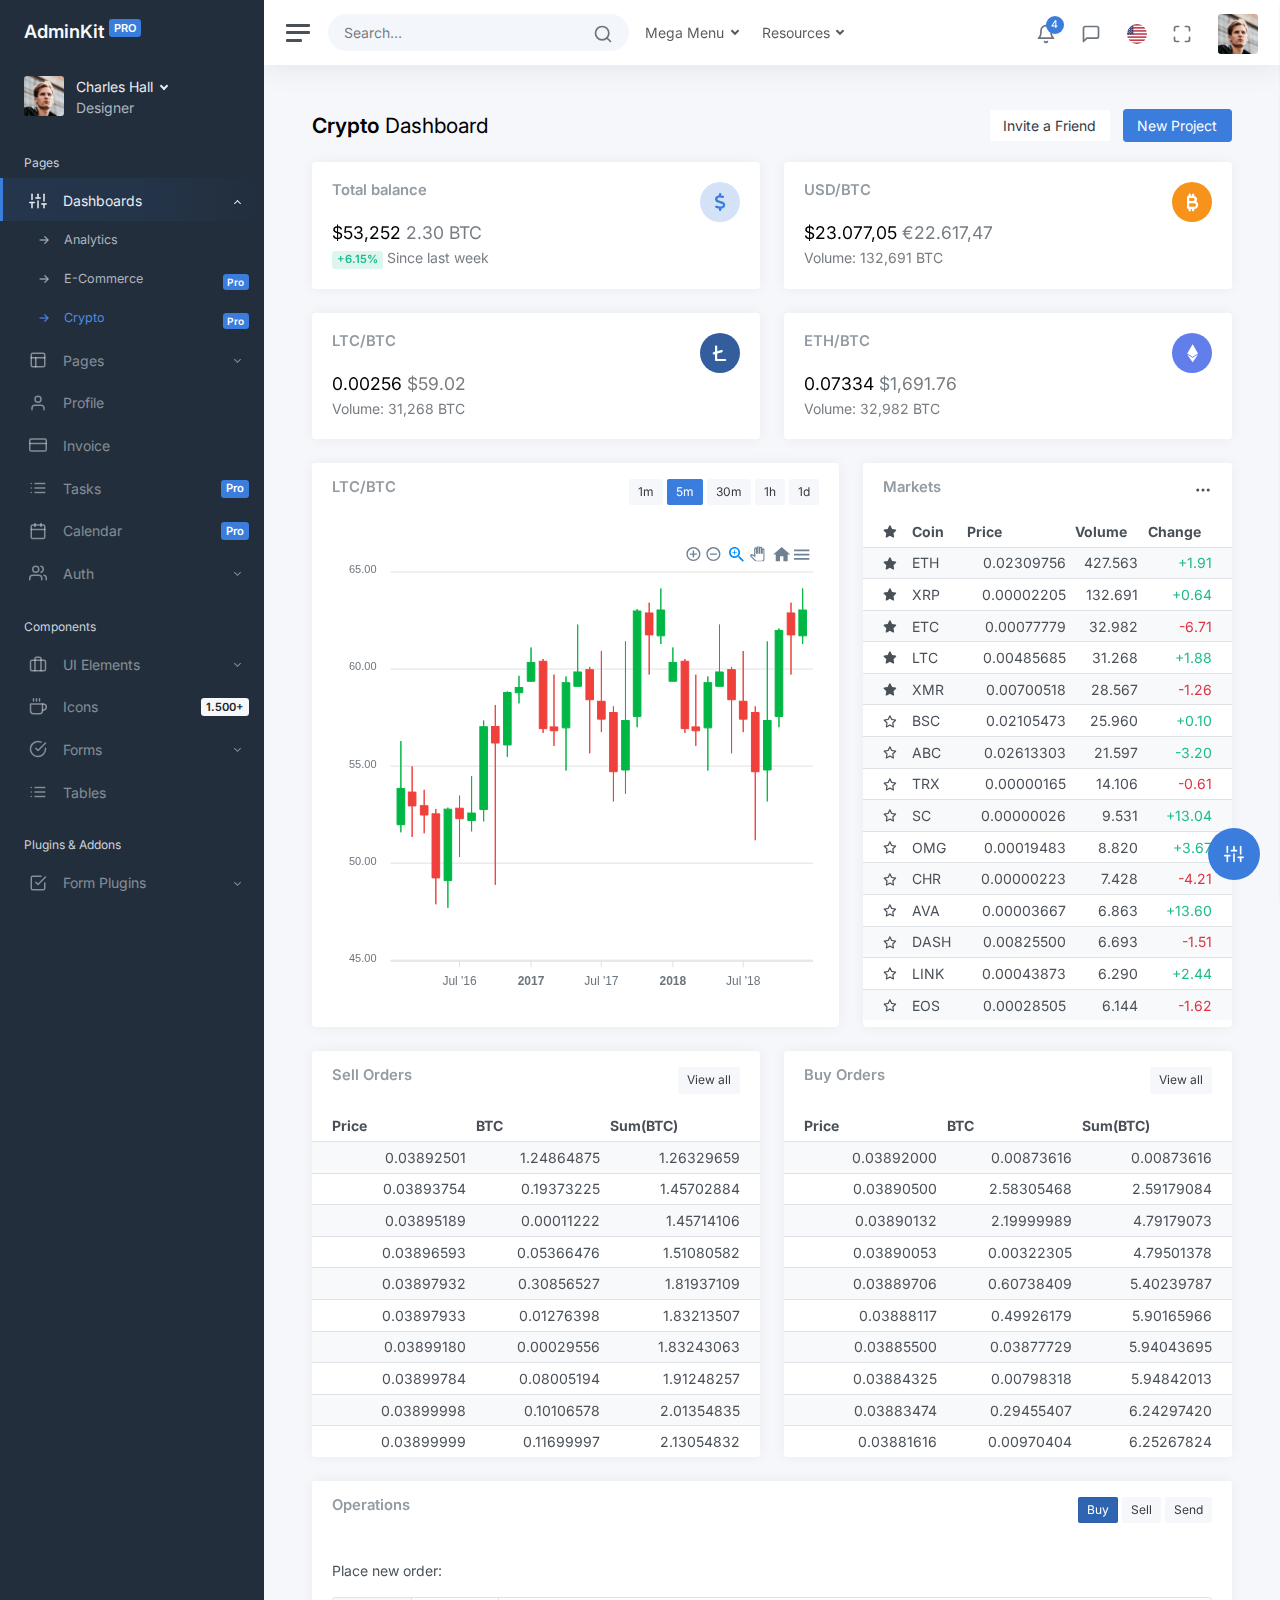
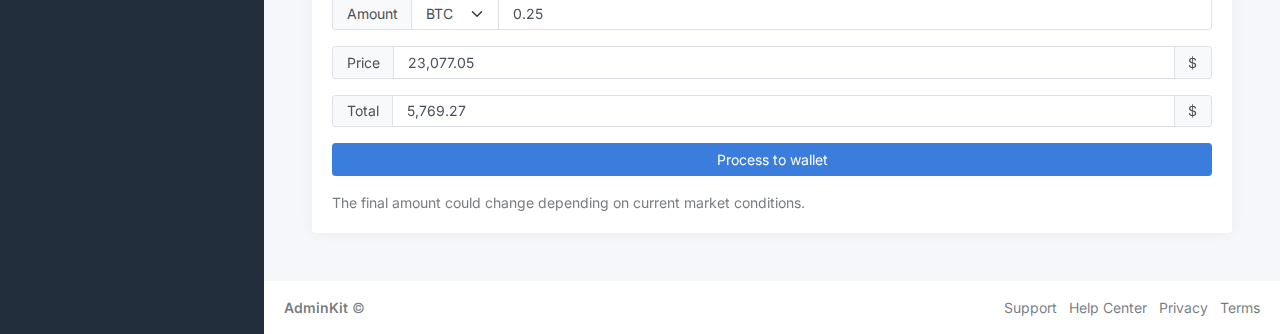
<file: resources/template/dashboard-crypto.html>
<!DOCTYPE html>
<html lang="en">


<!-- Mirrored from demo.adminkit.io/dashboard-crypto by HTTrack Website Copier/3.x [XR&CO'2014], Sat, 14 Oct 2023 08:48:47 GMT -->
<!-- Added by HTTrack --><meta http-equiv="content-type" content="text/html;charset=UTF-8" /><!-- /Added by HTTrack -->
<head>
	<meta charset="utf-8">
	<meta http-equiv="X-UA-Compatible" content="IE=edge">
	<meta name="viewport" content="width=device-width, initial-scale=1, shrink-to-fit=no">
	<meta name="description" content="Responsive Admin &amp; Dashboard Template based on Bootstrap 5">
	<meta name="author" content="AdminKit">
	<meta name="keywords" content="adminkit, bootstrap, bootstrap 5, admin, dashboard, template, responsive, css, sass, html, theme, front-end, ui kit, web">

	<link rel="preconnect" href="https://fonts.gstatic.com/">
	<link rel="shortcut icon" href="img/icons/icon-48x48.png" />

	<link rel="canonical" href="dashboard-crypto-2.html" />

	<title>Crypto Dashboard | AdminKit Demo</title>

	<link href="https://fonts.googleapis.com/css2?family=Inter:wght@300;400;600&amp;display=swap" rel="stylesheet">

	<!-- Choose your prefered color scheme -->
	<!-- <link href="css/light.css" rel="stylesheet"> -->
	<!-- <link href="css/dark.css" rel="stylesheet"> -->

	<!-- BEGIN SETTINGS -->
	<!-- Remove this after purchasing -->
	<link class="js-stylesheet" href="css/light.css" rel="stylesheet">
	<script src="js/settings.js"></script>
	<style>
		body {
			opacity: 0;
		}
	</style>
	<!-- END SETTINGS -->
<script async src="https://www.googletagmanager.com/gtag/js?id=UA-120946860-10"></script>
<script>
  window.dataLayer = window.dataLayer || [];
  function gtag(){dataLayer.push(arguments);}
  gtag('js', new Date());

  gtag('config', 'UA-120946860-10', { 'anonymize_ip': true });
</script></head>
<!--
  HOW TO USE:
  data-theme: default (default), dark, light, colored
  data-layout: fluid (default), boxed
  data-sidebar-position: left (default), right
  data-sidebar-layout: default (default), compact
-->

<body data-theme="default" data-layout="fluid" data-sidebar-position="left" data-sidebar-layout="default">
	<div class="wrapper">
		<nav id="sidebar" class="sidebar js-sidebar">
			<div class="sidebar-content js-simplebar">
				<a class='sidebar-brand' href='index.html'>
					<span class="sidebar-brand-text align-middle">
						AdminKit
						<sup><small class="badge bg-primary text-uppercase">Pro</small></sup>
					</span>
					<svg class="sidebar-brand-icon align-middle" width="32px" height="32px" viewBox="0 0 24 24" fill="none" stroke="#FFFFFF" stroke-width="1.5"
						stroke-linecap="square" stroke-linejoin="miter" color="#FFFFFF" style="margin-left: -3px">
						<path d="M12 4L20 8.00004L12 12L4 8.00004L12 4Z"></path>
						<path d="M20 12L12 16L4 12"></path>
						<path d="M20 16L12 20L4 16"></path>
					</svg>
				</a>

				<div class="sidebar-user">
					<div class="d-flex justify-content-center">
						<div class="flex-shrink-0">
							<img src="img/avatars/avatar.jpg" class="avatar img-fluid rounded me-1" alt="Charles Hall" />
						</div>
						<div class="flex-grow-1 ps-2">
							<a class="sidebar-user-title dropdown-toggle" href="#" data-bs-toggle="dropdown">
								Charles Hall
							</a>
							<div class="dropdown-menu dropdown-menu-start">
								<a class='dropdown-item' href='pages-profile.html'><i class="align-middle me-1" data-feather="user"></i> Profile</a>
								<a class="dropdown-item" href="#"><i class="align-middle me-1" data-feather="pie-chart"></i> Analytics</a>
								<div class="dropdown-divider"></div>
								<a class='dropdown-item' href='pages-settings.html'><i class="align-middle me-1" data-feather="settings"></i> Settings &
									Privacy</a>
								<a class="dropdown-item" href="#"><i class="align-middle me-1" data-feather="help-circle"></i> Help Center</a>
								<div class="dropdown-divider"></div>
								<a class="dropdown-item" href="#">Log out</a>
							</div>

							<div class="sidebar-user-subtitle">Designer</div>
						</div>
					</div>
				</div>

				<ul class="sidebar-nav">
					<li class="sidebar-header">
						Pages
					</li>
					<li class="sidebar-item active">
						<a data-bs-target="#dashboards" data-bs-toggle="collapse" class="sidebar-link">
							<i class="align-middle" data-feather="sliders"></i> <span class="align-middle">Dashboards</span>
						</a>
						<ul id="dashboards" class="sidebar-dropdown list-unstyled collapse show" data-bs-parent="#sidebar">
							<li class="sidebar-item"><a class='sidebar-link' href='index.html'>Analytics</a></li>
							<li class="sidebar-item"><a class='sidebar-link' href='dashboard-ecommerce.html'>E-Commerce <span
										class="sidebar-badge badge bg-primary">Pro</span></a></li>
							<li class="sidebar-item active"><a class='sidebar-link' href='dashboard-crypto.html'>Crypto <span
										class="sidebar-badge badge bg-primary">Pro</span></a></li>
						</ul>
					</li>

					<li class="sidebar-item">
						<a data-bs-target="#pages" data-bs-toggle="collapse" class="sidebar-link collapsed">
							<i class="align-middle" data-feather="layout"></i> <span class="align-middle">Pages</span>
						</a>
						<ul id="pages" class="sidebar-dropdown list-unstyled collapse " data-bs-parent="#sidebar">
							<li class="sidebar-item"><a class='sidebar-link' href='pages-settings.html'>Settings</a></li>
							<li class="sidebar-item"><a class='sidebar-link' href='pages-projects.html'>Projects <span
										class="sidebar-badge badge bg-primary">Pro</span></a></li>
							<li class="sidebar-item"><a class='sidebar-link' href='pages-clients.html'>Clients <span
										class="sidebar-badge badge bg-primary">Pro</span></a></li>
							<li class="sidebar-item"><a class='sidebar-link' href='pages-orders.html'>Orders <span
										class="sidebar-badge badge bg-primary">Pro</span></a></li>
							<li class="sidebar-item"><a class='sidebar-link' href='pages-pricing.html'>Pricing <span
										class="sidebar-badge badge bg-primary">Pro</span></a></li>
							<li class="sidebar-item"><a class='sidebar-link' href='pages-chat.html'>Chat <span
										class="sidebar-badge badge bg-primary">Pro</span></a></li>
							<li class="sidebar-item"><a class='sidebar-link' href='pages-blank.html'>Blank Page</a></li>
						</ul>
					</li>

					<li class="sidebar-item">
						<a class='sidebar-link' href='pages-profile.html'>
							<i class="align-middle" data-feather="user"></i> <span class="align-middle">Profile</span>
						</a>
					</li>

					<li class="sidebar-item">
						<a class='sidebar-link' href='pages-invoice.html'>
							<i class="align-middle" data-feather="credit-card"></i> <span class="align-middle">Invoice</span>
						</a>
					</li>

					<li class="sidebar-item">
						<a class='sidebar-link' href='pages-tasks.html'>
							<i class="align-middle" data-feather="list"></i> <span class="align-middle">Tasks</span>
							<span class="sidebar-badge badge bg-primary">Pro</span>
						</a>
					</li>

					<li class="sidebar-item">
						<a class='sidebar-link' href='calendar.html'>
							<i class="align-middle" data-feather="calendar"></i> <span class="align-middle">Calendar</span>
							<span class="sidebar-badge badge bg-primary">Pro</span>
						</a>
					</li>

					<li class="sidebar-item">
						<a href="#auth" data-bs-toggle="collapse" class="sidebar-link collapsed">
							<i class="align-middle" data-feather="users"></i> <span class="align-middle">Auth</span>
						</a>
						<ul id="auth" class="sidebar-dropdown list-unstyled collapse " data-bs-parent="#sidebar">
							<li class="sidebar-item"><a class='sidebar-link' href='pages-sign-in.html'>Sign In</a></li>
							<li class="sidebar-item"><a class='sidebar-link' href='pages-sign-up.html'>Sign Up</a></li>
							<li class="sidebar-item"><a class='sidebar-link' href='pages-reset-password.html'>Reset Password <span
										class="sidebar-badge badge bg-primary">Pro</span></a></li>
							<li class="sidebar-item"><a class='sidebar-link' href='pages-404.html'>404 Page <span
										class="sidebar-badge badge bg-primary">Pro</span></a></li>
							<li class="sidebar-item"><a class='sidebar-link' href='pages-500.html'>500 Page <span
										class="sidebar-badge badge bg-primary">Pro</span></a></li>
						</ul>
					</li>

					<li class="sidebar-header">
						Components
					</li>
					<li class="sidebar-item">
						<a data-bs-target="#ui" data-bs-toggle="collapse" class="sidebar-link collapsed">
							<i class="align-middle" data-feather="briefcase"></i> <span class="align-middle">UI Elements</span>
						</a>
						<ul id="ui" class="sidebar-dropdown list-unstyled collapse " data-bs-parent="#sidebar">
							<li class="sidebar-item"><a class='sidebar-link' href='ui-alerts.html'>Alerts <span
										class="sidebar-badge badge bg-primary">Pro</span></a></a></li>
							<li class="sidebar-item"><a class='sidebar-link' href='ui-buttons.html'>Buttons</a></li>
							<li class="sidebar-item"><a class='sidebar-link' href='ui-cards.html'>Cards</a></li>
							<li class="sidebar-item"><a class='sidebar-link' href='ui-general.html'>General</a></li>
							<li class="sidebar-item"><a class='sidebar-link' href='ui-grid.html'>Grid</a></li>
							<li class="sidebar-item"><a class='sidebar-link' href='ui-modals.html'>Modals <span
										class="sidebar-badge badge bg-primary">Pro</span></a></li>
							<li class="sidebar-item"><a class='sidebar-link' href='ui-offcanvas.html'>Offcanvas <span
										class="sidebar-badge badge bg-primary">Pro</span></a></li>
							<li class="sidebar-item"><a class='sidebar-link' href='ui-placeholders.html'>Placeholders <span
										class="sidebar-badge badge bg-primary">Pro</span></a></li>
							<li class="sidebar-item"><a class='sidebar-link' href='ui-tabs.html'>Tabs <span
										class="sidebar-badge badge bg-primary">Pro</span></a></li>
							<li class="sidebar-item"><a class='sidebar-link' href='ui-typography.html'>Typography</a></li>
						</ul>
					</li>
					<li class="sidebar-item">
						<a data-bs-target="#icons" data-bs-toggle="collapse" class="sidebar-link collapsed">
							<i class="align-middle" data-feather="coffee"></i> <span class="align-middle">Icons</span>
							<span class="sidebar-badge badge bg-light">1.500+</span>
						</a>
						<ul id="icons" class="sidebar-dropdown list-unstyled collapse " data-bs-parent="#sidebar">
							<li class="sidebar-item"><a class='sidebar-link' href='icons-feather.html'>Feather</a></li>
							<li class="sidebar-item"><a class='sidebar-link' href='icons-font-awesome.html'>Font Awesome <span
										class="sidebar-badge badge bg-primary">Pro</span></a></li>
						</ul>
					</li>
					<li class="sidebar-item">
						<a data-bs-target="#forms" data-bs-toggle="collapse" class="sidebar-link collapsed">
							<i class="align-middle" data-feather="check-circle"></i> <span class="align-middle">Forms</span>
						</a>
						<ul id="forms" class="sidebar-dropdown list-unstyled collapse " data-bs-parent="#sidebar">
							<li class="sidebar-item"><a class='sidebar-link' href='forms-basic-inputs.html'>Basic Inputs</a></li>
							<li class="sidebar-item"><a class='sidebar-link' href='forms-layouts.html'>Form Layouts <span
										class="sidebar-badge badge bg-primary">Pro</span></a></li>
							<li class="sidebar-item"><a class='sidebar-link' href='forms-input-groups.html'>Input Groups <span
										class="sidebar-badge badge bg-primary">Pro</span></a></li>
						</ul>
					</li>
					<li class="sidebar-item">
						<a class='sidebar-link' href='tables-bootstrap.html'>
							<i class="align-middle" data-feather="list"></i> <span class="align-middle">Tables</span>
						</a>
					</li>

					<li class="sidebar-header">
						Plugins & Addons
					</li>
					<li class="sidebar-item">
						<a data-bs-target="#form-plugins" data-bs-toggle="collapse" class="sidebar-link collapsed">
							<i class="align-middle" data-feather="check-square"></i> <span class="align-middle">Form Plugins</span>
						</a>
						<ul id="form-plugins" class="sidebar-dropdown list-unstyled collapse " data-bs-parent="#sidebar">
							<li class="sidebar-item"><a class='sidebar-link' href='forms-advanced-inputs.html'>Advanced Inputs <span
										class="sidebar-badge badge bg-primary">Pro</span></a></li>
							<li class="sidebar-item"><a class='sidebar-link' href='forms-editors.html'>Editors <span
										class="sidebar-badge badge bg-primary">Pro</span></a></li>
							<li class="sidebar-item"><a class='sidebar-link' href='forms-validation.html'>Validation <span
										class="sidebar-badge badge bg-primary">Pro</span></a></li>
						</ul>
					</li>
					<li class="sidebar-item">
						<a data-bs-target="#datatables" data-bs-toggle="collapse" class="sidebar-link collapsed">
							<i class="align-middle" data-feather="list"></i> <span class="align-middle">DataTables</span>
						</a>
						<ul id="datatables" class="sidebar-dropdown list-unstyled collapse " data-bs-parent="#sidebar">
							<li class="sidebar-item"><a class='sidebar-link' href='tables-datatables-responsive.html'>Responsive Table <span
										class="sidebar-badge badge bg-primary">Pro</span></a></li>
							<li class="sidebar-item"><a class='sidebar-link' href='tables-datatables-buttons.html'>Table with Buttons <span
										class="sidebar-badge badge bg-primary">Pro</span></a></li>
							<li class="sidebar-item"><a class='sidebar-link' href='tables-datatables-column-search.html'>Column Search <span
										class="sidebar-badge badge bg-primary">Pro</span></a></li>
							<li class="sidebar-item"><a class='sidebar-link' href='tables-datatables-fixed-header.html'>Fixed Header <span
										class="sidebar-badge badge bg-primary">Pro</span></a></li>
							<li class="sidebar-item"><a class='sidebar-link' href='tables-datatables-multi.html'>Multi Selection <span
										class="sidebar-badge badge bg-primary">Pro</span></a></li>
							<li class="sidebar-item"><a class='sidebar-link' href='tables-datatables-ajax.html'>Ajax Sourced Data <span
										class="sidebar-badge badge bg-primary">Pro</span></a></li>
						</ul>
					</li>
					<li class="sidebar-item">
						<a data-bs-target="#charts" data-bs-toggle="collapse" class="sidebar-link collapsed">
							<i class="align-middle" data-feather="bar-chart-2"></i> <span class="align-middle">Charts</span>
						</a>
						<ul id="charts" class="sidebar-dropdown list-unstyled collapse " data-bs-parent="#sidebar">
							<li class="sidebar-item"><a class='sidebar-link' href='charts-chartjs.html'>Chart.js</a></li>
							<li class="sidebar-item"><a class='sidebar-link' href='charts-apexcharts.html'>ApexCharts <span
										class="sidebar-badge badge bg-primary">Pro</span></a></li>
						</ul>
					</li>
					<li class="sidebar-item">
						<a class='sidebar-link' href='notifications.html'>
							<i class="align-middle" data-feather="bell"></i> <span class="align-middle">Notifications</span>
							<span class="sidebar-badge badge bg-primary">Pro</span>
						</a>
					</li>
					<li class="sidebar-item">
						<a data-bs-target="#maps" data-bs-toggle="collapse" class="sidebar-link collapsed">
							<i class="align-middle" data-feather="map"></i> <span class="align-middle">Maps</span>
						</a>
						<ul id="maps" class="sidebar-dropdown list-unstyled collapse " data-bs-parent="#sidebar">
							<li class="sidebar-item"><a class='sidebar-link' href='maps-google.html'>Google Maps</a></li>
							<li class="sidebar-item"><a class='sidebar-link' href='maps-vector.html'>Vector Maps <span
										class="sidebar-badge badge bg-primary">Pro</span></a></li>
						</ul>
					</li>

					<li class="sidebar-item">
						<a data-bs-target="#multi" data-bs-toggle="collapse" class="sidebar-link collapsed">
							<i class="align-middle" data-feather="corner-right-down"></i> <span class="align-middle">Multi Level</span>
						</a>
						<ul id="multi" class="sidebar-dropdown list-unstyled collapse" data-bs-parent="#sidebar">
							<li class="sidebar-item">
								<a data-bs-target="#multi-2" data-bs-toggle="collapse" class="sidebar-link collapsed">Two Levels</a>
								<ul id="multi-2" class="sidebar-dropdown list-unstyled collapse">
									<li class="sidebar-item">
										<a class="sidebar-link" href="#">Item 1</a>
									</li>
									<li class="sidebar-item">
										<a class="sidebar-link" href="#">Item 2</a>
									</li>
								</ul>
							</li>
							<li class="sidebar-item">
								<a data-bs-target="#multi-3" data-bs-toggle="collapse" class="sidebar-link collapsed">Three Levels</a>
								<ul id="multi-3" class="sidebar-dropdown list-unstyled collapse">
									<li class="sidebar-item">
										<a data-bs-target="#multi-3-1" data-bs-toggle="collapse" class="sidebar-link collapsed">Item 1</a>
										<ul id="multi-3-1" class="sidebar-dropdown list-unstyled collapse">
											<li class="sidebar-item">
												<a class="sidebar-link" href="#">Item 1</a>
											</li>
											<li class="sidebar-item">
												<a class="sidebar-link" href="#">Item 2</a>
											</li>
										</ul>
									</li>
									<li class="sidebar-item">
										<a class="sidebar-link" href="#">Item 2</a>
									</li>
								</ul>
							</li>
						</ul>
					</li>
				</ul>

				<div class="sidebar-cta">
					<div class="sidebar-cta-content">
						<strong class="d-inline-block mb-2">Weekly Sales Report</strong>
						<div class="mb-3 text-sm">
							Your weekly sales report is ready for download!
						</div>

						<div class="d-grid">
							<a href="https://adminkit.io/" class="btn btn-outline-primary" target="_blank">Download</a>
						</div>
					</div>
				</div>
			</div>
		</nav>

		<div class="main">
			<nav class="navbar navbar-expand navbar-light navbar-bg">
				<a class="sidebar-toggle js-sidebar-toggle">
					<i class="hamburger align-self-center"></i>
				</a>

				<form class="d-none d-sm-inline-block">
					<div class="input-group input-group-navbar">
						<input type="text" class="form-control" placeholder="Search…" aria-label="Search">
						<button class="btn" type="button">
							<i class="align-middle" data-feather="search"></i>
						</button>
					</div>
				</form>

				<ul class="navbar-nav d-none d-lg-flex">
					<li class="nav-item px-2 dropdown">
						<a class="nav-link dropdown-toggle" href="#" id="megaDropdown" role="button" data-bs-toggle="dropdown" aria-haspopup="true"
							aria-expanded="false">
							Mega Menu
						</a>
						<div class="dropdown-menu dropdown-menu-start dropdown-mega" aria-labelledby="megaDropdown">
							<div class="d-md-flex align-items-start justify-content-start">
								<div class="dropdown-mega-list">
									<div class="dropdown-header">UI Elements</div>
									<a class="dropdown-item" href="#">Alerts</a>
									<a class="dropdown-item" href="#">Buttons</a>
									<a class="dropdown-item" href="#">Cards</a>
									<a class="dropdown-item" href="#">Carousel</a>
									<a class="dropdown-item" href="#">General</a>
									<a class="dropdown-item" href="#">Grid</a>
									<a class="dropdown-item" href="#">Modals</a>
									<a class="dropdown-item" href="#">Tabs</a>
									<a class="dropdown-item" href="#">Typography</a>
								</div>
								<div class="dropdown-mega-list">
									<div class="dropdown-header">Forms</div>
									<a class="dropdown-item" href="#">Layouts</a>
									<a class="dropdown-item" href="#">Basic Inputs</a>
									<a class="dropdown-item" href="#">Input Groups</a>
									<a class="dropdown-item" href="#">Advanced Inputs</a>
									<a class="dropdown-item" href="#">Editors</a>
									<a class="dropdown-item" href="#">Validation</a>
									<a class="dropdown-item" href="#">Wizard</a>
								</div>
								<div class="dropdown-mega-list">
									<div class="dropdown-header">Tables</div>
									<a class="dropdown-item" href="#">Basic Tables</a>
									<a class="dropdown-item" href="#">Responsive Table</a>
									<a class="dropdown-item" href="#">Table with Buttons</a>
									<a class="dropdown-item" href="#">Column Search</a>
									<a class="dropdown-item" href="#">Muulti Selection</a>
									<a class="dropdown-item" href="#">Ajax Sourced Data</a>
								</div>
							</div>
						</div>
					</li>

					<li class="nav-item dropdown">
						<a class="nav-link dropdown-toggle" href="#" id="resourcesDropdown" role="button" data-bs-toggle="dropdown" aria-haspopup="true"
							aria-expanded="false">
							Resources
						</a>
						<div class="dropdown-menu" aria-labelledby="resourcesDropdown">
							<a class="dropdown-item" href="https://adminkit.io/" target="_blank"><i class="align-middle me-1" data-feather="home"></i>
								Homepage</a>
							<a class="dropdown-item" href="https://adminkit.io/docs/" target="_blank"><i class="align-middle me-1" data-feather="book-open"></i>
								Documentation</a>
							<a class="dropdown-item" href="https://adminkit.io/docs/getting-started/changelog/" target="_blank"><i class="align-middle me-1"
									data-feather="edit"></i> Changelog</a>
						</div>
					</li>
				</ul>

				<div class="navbar-collapse collapse">
					<ul class="navbar-nav navbar-align">
						<li class="nav-item dropdown">
							<a class="nav-icon dropdown-toggle" href="#" id="alertsDropdown" data-bs-toggle="dropdown">
								<div class="position-relative">
									<i class="align-middle" data-feather="bell"></i>
									<span class="indicator">4</span>
								</div>
							</a>
							<div class="dropdown-menu dropdown-menu-lg dropdown-menu-end py-0" aria-labelledby="alertsDropdown">
								<div class="dropdown-menu-header">
									4 New Notifications
								</div>
								<div class="list-group">
									<a href="#" class="list-group-item">
										<div class="row g-0 align-items-center">
											<div class="col-2">
												<i class="text-danger" data-feather="alert-circle"></i>
											</div>
											<div class="col-10">
												<div class="text-dark">Update completed</div>
												<div class="text-muted small mt-1">Restart server 12 to complete the update.</div>
												<div class="text-muted small mt-1">30m ago</div>
											</div>
										</div>
									</a>
									<a href="#" class="list-group-item">
										<div class="row g-0 align-items-center">
											<div class="col-2">
												<i class="text-warning" data-feather="bell"></i>
											</div>
											<div class="col-10">
												<div class="text-dark">Lorem ipsum</div>
												<div class="text-muted small mt-1">Aliquam ex eros, imperdiet vulputate hendrerit et.</div>
												<div class="text-muted small mt-1">2h ago</div>
											</div>
										</div>
									</a>
									<a href="#" class="list-group-item">
										<div class="row g-0 align-items-center">
											<div class="col-2">
												<i class="text-primary" data-feather="home"></i>
											</div>
											<div class="col-10">
												<div class="text-dark">Login from 192.186.1.8</div>
												<div class="text-muted small mt-1">5h ago</div>
											</div>
										</div>
									</a>
									<a href="#" class="list-group-item">
										<div class="row g-0 align-items-center">
											<div class="col-2">
												<i class="text-success" data-feather="user-plus"></i>
											</div>
											<div class="col-10">
												<div class="text-dark">New connection</div>
												<div class="text-muted small mt-1">Christina accepted your request.</div>
												<div class="text-muted small mt-1">14h ago</div>
											</div>
										</div>
									</a>
								</div>
								<div class="dropdown-menu-footer">
									<a href="#" class="text-muted">Show all notifications</a>
								</div>
							</div>
						</li>
						<li class="nav-item dropdown">
							<a class="nav-icon dropdown-toggle" href="#" id="messagesDropdown" data-bs-toggle="dropdown">
								<div class="position-relative">
									<i class="align-middle" data-feather="message-square"></i>
								</div>
							</a>
							<div class="dropdown-menu dropdown-menu-lg dropdown-menu-end py-0" aria-labelledby="messagesDropdown">
								<div class="dropdown-menu-header">
									<div class="position-relative">
										4 New Messages
									</div>
								</div>
								<div class="list-group">
									<a href="#" class="list-group-item">
										<div class="row g-0 align-items-center">
											<div class="col-2">
												<img src="img/avatars/avatar-5.jpg" class="avatar img-fluid rounded-circle" alt="Vanessa Tucker">
											</div>
											<div class="col-10 ps-2">
												<div class="text-dark">Vanessa Tucker</div>
												<div class="text-muted small mt-1">Nam pretium turpis et arcu. Duis arcu tortor.</div>
												<div class="text-muted small mt-1">15m ago</div>
											</div>
										</div>
									</a>
									<a href="#" class="list-group-item">
										<div class="row g-0 align-items-center">
											<div class="col-2">
												<img src="img/avatars/avatar-2.jpg" class="avatar img-fluid rounded-circle" alt="William Harris">
											</div>
											<div class="col-10 ps-2">
												<div class="text-dark">William Harris</div>
												<div class="text-muted small mt-1">Curabitur ligula sapien euismod vitae.</div>
												<div class="text-muted small mt-1">2h ago</div>
											</div>
										</div>
									</a>
									<a href="#" class="list-group-item">
										<div class="row g-0 align-items-center">
											<div class="col-2">
												<img src="img/avatars/avatar-4.jpg" class="avatar img-fluid rounded-circle" alt="Christina Mason">
											</div>
											<div class="col-10 ps-2">
												<div class="text-dark">Christina Mason</div>
												<div class="text-muted small mt-1">Pellentesque auctor neque nec urna.</div>
												<div class="text-muted small mt-1">4h ago</div>
											</div>
										</div>
									</a>
									<a href="#" class="list-group-item">
										<div class="row g-0 align-items-center">
											<div class="col-2">
												<img src="img/avatars/avatar-3.jpg" class="avatar img-fluid rounded-circle" alt="Sharon Lessman">
											</div>
											<div class="col-10 ps-2">
												<div class="text-dark">Sharon Lessman</div>
												<div class="text-muted small mt-1">Aenean tellus metus, bibendum sed, posuere ac, mattis non.</div>
												<div class="text-muted small mt-1">5h ago</div>
											</div>
										</div>
									</a>
								</div>
								<div class="dropdown-menu-footer">
									<a href="#" class="text-muted">Show all messages</a>
								</div>
							</div>
						</li>
						<li class="nav-item dropdown">
							<a class="nav-flag dropdown-toggle" href="#" id="languageDropdown" data-bs-toggle="dropdown">
								<img src="img/flags/us.png" alt="English" />
							</a>
							<div class="dropdown-menu dropdown-menu-end" aria-labelledby="languageDropdown">
								<a class="dropdown-item" href="#">
									<img src="img/flags/us.png" alt="English" width="20" class="align-middle me-1" />
									<span class="align-middle">English</span>
								</a>
								<a class="dropdown-item" href="#">
									<img src="img/flags/es.png" alt="Spanish" width="20" class="align-middle me-1" />
									<span class="align-middle">Spanish</span>
								</a>
								<a class="dropdown-item" href="#">
									<img src="img/flags/ru.png" alt="Russian" width="20" class="align-middle me-1" />
									<span class="align-middle">Russian</span>
								</a>
								<a class="dropdown-item" href="#">
									<img src="img/flags/de.png" alt="German" width="20" class="align-middle me-1" />
									<span class="align-middle">German</span>
								</a>
							</div>
						</li>
						<li class="nav-item">
							<a class="nav-icon js-fullscreen d-none d-lg-block" href="#">
								<div class="position-relative">
									<i class="align-middle" data-feather="maximize"></i>
								</div>
							</a>
						</li>
						<li class="nav-item dropdown">
							<a class="nav-icon pe-md-0 dropdown-toggle" href="#" data-bs-toggle="dropdown">
								<img src="img/avatars/avatar.jpg" class="avatar img-fluid rounded" alt="Charles Hall" />
							</a>
							<div class="dropdown-menu dropdown-menu-end">
								<a class='dropdown-item' href='pages-profile.html'><i class="align-middle me-1" data-feather="user"></i> Profile</a>
								<a class="dropdown-item" href="#"><i class="align-middle me-1" data-feather="pie-chart"></i> Analytics</a>
								<div class="dropdown-divider"></div>
								<a class='dropdown-item' href='pages-settings.html'><i class="align-middle me-1" data-feather="settings"></i> Settings &
									Privacy</a>
								<a class="dropdown-item" href="#"><i class="align-middle me-1" data-feather="help-circle"></i> Help Center</a>
								<div class="dropdown-divider"></div>
								<a class="dropdown-item" href="#">Log out</a>
							</div>
						</li>
					</ul>
				</div>
			</nav>

			<main class="content">
				<div class="container-fluid p-0">

					<div class="row mb-2 mb-xl-3">
						<div class="col-auto d-none d-sm-block">
							<h3><strong>Crypto</strong> Dashboard</h3>
						</div>

						<div class="col-auto ms-auto text-end mt-n1">
							<a href="#" class="btn btn-light bg-white me-2">Invite a Friend</a>
							<a href="#" class="btn btn-primary">New Project</a>
						</div>
					</div>
					<div class="row">
						<div class="col-12 col-md-6 col-xxl d-flex">
							<div class="card flex-fill">
								<div class="card-body">
									<div class="row">
										<div class="col mt-0">
											<h5 class="card-title">Total balance</h5>
										</div>

										<div class="col-auto">
											<div class="stat" style="">
												<i class="fa-solid fa-dollar-sign align-middle"></i>
											</div>
										</div>
									</div>
									<h4 class="mt-0 mb-1">$53,252 <span class="text-muted">2.30 BTC</span></h4>

									<div class="mb-0">
										<span class="badge badge-success-light"> <i class="mdi mdi-arrow-bottom-right"></i> +6.15% </span>
										<span class="text-muted">Since last week</span>
									</div>

								</div>
							</div>
						</div>
						<div class="col-12 col-md-6 col-xxl d-flex">
							<div class="card flex-fill">
								<div class="card-body">
									<div class="row">
										<div class="col mt-0">
											<h5 class="card-title">USD/BTC</h5>
										</div>

										<div class="col-auto">
											<div class="stat" style="background: #F7931A; color: white;">
												<i class="fa-solid fa-bitcoin-sign align-middle"></i>
											</div>
										</div>
									</div>
									<h4 class="mt-0 mb-1">$23.077,05 <span class="text-muted">€22.617,47</span></h4>

									<div class="mb-0">
										<span class="text-muted">Volume: 132,691 BTC</span>
									</div>
								</div>
							</div>
						</div>
						<div class="col-12 col-md-6 col-xxl d-flex">
							<div class="card flex-fill">
								<div class="card-body">
									<div class="row">
										<div class="col mt-0">
											<h5 class="card-title">LTC/BTC</h5>
										</div>

										<div class="col-auto">
											<div class="stat" style="background: #345D9D; color: white;">
												<i class="fa-solid fa-litecoin-sign align-middle"></i>
											</div>
										</div>
									</div>
									<h4 class="mt-0 mb-1">0.00256 <span class="text-muted">$59.02</span></h4>

									<div class="mb-0">
										<span class="text-muted">Volume: 31,268 BTC</span>
									</div>
								</div>
							</div>
						</div>
						<div class="col-12 col-md-6 col-xxl d-flex">
							<div class="card flex-fill">
								<div class="card-body">
									<div class="row">
										<div class="col mt-0">
											<h5 class="card-title">ETH/BTC</h5>
										</div>

										<div class="col-auto">
											<div class="stat" style="background: #627EEA; color: white;">
												<i class="fa-brands fa-ethereum align-middle"></i>
											</div>
										</div>
									</div>
									<h4 class="mt-0 mb-1">0.07334 <span class="text-muted">$1,691.76</span></h4>

									<div class="mb-0">
										<span class="text-muted">Volume: 32,982 BTC</span>
									</div>
								</div>
							</div>
						</div>
						<div class="col-12 col-md-6 col-xxl d-flex d-none d-xxl-flex">
							<div class="card flex-fill">
								<div class="card-body">
									<div class="row">
										<div class="col mt-0">
											<h5 class="card-title">XMR/BTC</h5>
										</div>

										<div class="col-auto">
											<div class="stat" style="background: #FF6600; color: white;">
												<i class="fa-brands fa-monero align-middle"></i>
											</div>
										</div>
									</div>
									<h4 class="mt-0 mb-1">0.006854 <span class="text-muted">$157.68</span></h4>

									<div class="mb-0">
										<span class="text-muted">Volume: 28,567 BTC</span>
									</div>
								</div>
							</div>
						</div>
					</div>

					<div class="row">
						<div class="col-12 col-lg-7 col-xxl-8 d-flex">
							<div class="card flex-fill">
								<div class="card-header">
									<div class="card-actions float-end">
										<input type="radio" class="btn-check" name="btnradio" id="1m" autocomplete="off">
										<label class="btn btn-sm btn-light" for="1m">1m</label>

										<input type="radio" class="btn-check" name="btnradio" id="5m" autocomplete="off" checked>
										<label class="btn btn-sm btn-primary" for="5m">5m</label>

										<input type="radio" class="btn-check" name="btnradio" id="30m" autocomplete="off">
										<label class="btn btn-sm btn-light" for="30m">30m</label>

										<input type="radio" class="btn-check" name="btnradio" id="1h" autocomplete="off">
										<label class="btn btn-sm btn-light" for="1h">1h</label>

										<input type="radio" class="btn-check" name="btnradio" id="1d" autocomplete="off">
										<label class="btn btn-sm btn-light" for="1d">1d</label>
									</div>
									<h5 class="card-title mb-0">LTC/BTC</h5>
								</div>
								<div class="card-body">
									<div class="chart w-100">
										<div id="apexcharts-dashboard-candlestick"></div>
									</div>
								</div>
							</div>
						</div>
						<div class="col-12 col-lg-5 col-xxl-4 d-flex">
							<div class="card flex-fill">
								<div class="card-header">
									<div class="card-actions float-end">
										<div class="dropdown position-relative">
											<a href="#" data-bs-toggle="dropdown" data-bs-display="static">
												<i class="align-middle" data-feather="more-horizontal"></i>
											</a>

											<div class="dropdown-menu dropdown-menu-end">
												<a class="dropdown-item" href="#">Action</a>
												<a class="dropdown-item" href="#">Another action</a>
												<a class="dropdown-item" href="#">Something else here</a>
											</div>
										</div>
									</div>
									<h5 class="card-title mb-0">Markets</h5>
								</div>
								<table class="table table-sm table-striped my-0">
									<thead>
										<tr>
											<th><i class="fas fa-star fa-sm cursor-pointer"></i></th>
											<th>Coin</th>
											<th>Price</th>
											<th class="d-none d-xl-table-cell">Volume</th>
											<th class="d-none d-xl-table-cell">Change</th>
										</tr>
									</thead>
									<tbody>
										<tr>
											<td><i class="fas fa-star fa-sm cursor-pointer"></i></td>
											<td>ETH</td>
											<td class="text-end">0.02309756</td>
											<td class="d-none d-xl-table-cell text-end">427.563</td>
											<td class="d-none d-xl-table-cell text-end text-success">+1.91</td>
										</tr>
										<tr>
											<td><i class="fas fa-star fa-sm cursor-pointer"></i></td>
											<td>XRP</td>
											<td class="text-end">0.00002205</td>
											<td class="d-none d-xl-table-cell text-end">132.691</td>
											<td class="d-none d-xl-table-cell text-end text-success">+0.64</td>
										</tr>
										<tr>
											<td><i class="fas fa-star fa-sm cursor-pointer"></i></td>
											<td>ETC</td>
											<td class="text-end">0.00077779</td>
											<td class="d-none d-xl-table-cell text-end">32.982</td>
											<td class="d-none d-xl-table-cell text-end text-danger">-6.71</td>
										</tr>
										<tr>
											<td><i class="fas fa-star fa-sm cursor-pointer"></i></td>
											<td>LTC</td>
											<td class="text-end">0.00485685</td>
											<td class="d-none d-xl-table-cell text-end">31.268</td>
											<td class="d-none d-xl-table-cell text-end text-success">+1.88</td>
										</tr>
										<tr>
											<td><i class="fas fa-star fa-sm cursor-pointer"></i></td>
											<td>XMR</td>
											<td class="text-end">0.00700518</td>
											<td class="d-none d-xl-table-cell text-end">28.567</td>
											<td class="d-none d-xl-table-cell text-end text-danger">-1.26</td>
										</tr>
										<tr>
											<td><i class="far fa-star fa-sm cursor-pointer"></i></td>
											<td>BSC</td>
											<td class="text-end">0.02105473</td>
											<td class="d-none d-xl-table-cell text-end">25.960</td>
											<td class="d-none d-xl-table-cell text-end text-success">+0.10</td>
										</tr>
										<tr>
											<td><i class="far fa-star fa-sm cursor-pointer"></i></td>
											<td>ABC</td>
											<td class="text-end">0.02613303</td>
											<td class="d-none d-xl-table-cell text-end">21.597</td>
											<td class="d-none d-xl-table-cell text-end text-success">-3.20</td>
										</tr>
										<tr>
											<td><i class="far fa-star fa-sm cursor-pointer"></i></td>
											<td>TRX</td>
											<td class="text-end">0.00000165</td>
											<td class="d-none d-xl-table-cell text-end">14.106</td>
											<td class="d-none d-xl-table-cell text-end text-danger">-0.61</td>
										</tr>
										<tr>
											<td><i class="far fa-star fa-sm cursor-pointer"></i></td>
											<td>SC</td>
											<td class="text-end">0.00000026</td>
											<td class="d-none d-xl-table-cell text-end">9.531</td>
											<td class="d-none d-xl-table-cell text-end text-success">+13.04</td>
										</tr>
										<tr>
											<td><i class="far fa-star fa-sm cursor-pointer"></i></td>
											<td>OMG</td>
											<td class="text-end">0.00019483</td>
											<td class="d-none d-xl-table-cell text-end">8.820</td>
											<td class="d-none d-xl-table-cell text-end text-success">+3.67</td>
										</tr>
										<tr>
											<td><i class="far fa-star fa-sm cursor-pointer"></i></td>
											<td>CHR</td>
											<td class="text-end">0.00000223</td>
											<td class="d-none d-xl-table-cell text-end">7.428</td>
											<td class="d-none d-xl-table-cell text-end text-danger">-4.21</td>
										</tr>
										<tr>
											<td><i class="far fa-star fa-sm cursor-pointer"></i></td>
											<td>AVA</td>
											<td class="text-end">0.00003667</td>
											<td class="d-none d-xl-table-cell text-end">6.863</td>
											<td class="d-none d-xl-table-cell text-end text-success">+13.60</td>
										</tr>
										<tr>
											<td><i class="far fa-star fa-sm cursor-pointer"></i></td>
											<td>DASH</td>
											<td class="text-end">0.00825500</td>
											<td class="d-none d-xl-table-cell text-end">6.693</td>
											<td class="d-none d-xl-table-cell text-end text-danger">-1.51</td>
										</tr>
										<tr>
											<td><i class="far fa-star fa-sm cursor-pointer"></i></td>
											<td>LINK</td>
											<td class="text-end">0.00043873</td>
											<td class="d-none d-xl-table-cell text-end">6.290</td>
											<td class="d-none d-xl-table-cell text-end text-success">+2.44</td>
										</tr>
										<tr>
											<td><i class="far fa-star fa-sm cursor-pointer"></i></td>
											<td>EOS</td>
											<td class="text-end">0.00028505</td>
											<td class="d-none d-xl-table-cell text-end">6.144</td>
											<td class="d-none d-xl-table-cell text-end text-danger">-1.62</td>
										</tr>
									</tbody>
								</table>
							</div>
						</div>
					</div>

					<div class="row">
						<div class="col-12 col-lg-6 col-xxl d-flex">
							<div class="card flex-fill">
								<div class="card-header">
									<div class="card-actions float-end">
										<button class="btn btn-sm btn-light">View all</button>
									</div>
									<h5 class="card-title mb-0">Sell Orders</h5>
								</div>
								<table class="table table-sm table-striped my-0">
									<thead>
										<tr>
											<th>Price</th>
											<th class="d-none d-xl-table-cell">BTC</th>
											<th>Sum(BTC)</th>
										</tr>
									</thead>
									<tbody class="text-end">
										<tr>
											<td>0.03892501</td>
											<td class="d-none d-xl-table-cell">1.24864875</td>
											<td>1.26329659</td>
										</tr>
										<tr>
											<td>0.03893754</td>
											<td class="d-none d-xl-table-cell">0.19373225</td>
											<td>1.45702884</td>
										</tr>
										<tr>
											<td>0.03895189</td>
											<td class="d-none d-xl-table-cell">0.00011222</td>
											<td>1.45714106</td>
										</tr>
										<tr>
											<td>0.03896593</td>
											<td class="d-none d-xl-table-cell">0.05366476</td>
											<td>1.51080582</td>
										</tr>
										<tr>
											<td>0.03897932</td>
											<td class="d-none d-xl-table-cell">0.30856527</td>
											<td>1.81937109</td>
										</tr>
										<tr>
											<td>0.03897933</td>
											<td class="d-none d-xl-table-cell">0.01276398</td>
											<td>1.83213507</td>
										</tr>
										<tr>
											<td>0.03899180</td>
											<td class="d-none d-xl-table-cell">0.00029556</td>
											<td>1.83243063</td>
										</tr>
										<tr>
											<td>0.03899784</td>
											<td class="d-none d-xl-table-cell">0.08005194</td>
											<td>1.91248257</td>
										</tr>
										<tr>
											<td>0.03899998</td>
											<td class="d-none d-xl-table-cell">0.10106578</td>
											<td>2.01354835</td>
										</tr>
										<tr>
											<td>0.03899999</td>
											<td class="d-none d-xl-table-cell">0.11699997</td>
											<td>2.13054832</td>
										</tr>
									</tbody>
								</table>
							</div>
						</div>
						<div class="col-12 col-lg-6 col-xxl d-flex">
							<div class="card flex-fill">
								<div class="card-header">
									<div class="card-actions float-end">
										<button class="btn btn-sm btn-light">View all</button>
									</div>
									<h5 class="card-title mb-0">Buy Orders</h5>
								</div>
								<table class="table table-sm table-striped my-0">
									<thead>
										<tr>
											<th>Price</th>
											<th class="d-none d-xl-table-cell">BTC</th>
											<th>Sum(BTC)</th>
										</tr>
									</thead>
									<tbody class="text-end">
										<tr>
											<td>0.03892000</td>
											<td class="d-none d-xl-table-cell">0.00873616</td>
											<td>0.00873616</td>
										</tr>
										<tr>
											<td>0.03890500</td>
											<td class="d-none d-xl-table-cell">2.58305468</td>
											<td>2.59179084</td>
										</tr>
										<tr>
											<td>0.03890132</td>
											<td class="d-none d-xl-table-cell">2.19999989</td>
											<td>4.79179073</td>
										</tr>
										<tr>
											<td>0.03890053</td>
											<td class="d-none d-xl-table-cell">0.00322305</td>
											<td>4.79501378</td>
										</tr>
										<tr>
											<td>0.03889706</td>
											<td class="d-none d-xl-table-cell">0.60738409</td>
											<td>5.40239787</td>
										</tr>
										<tr>
											<td>0.03888117</td>
											<td class="d-none d-xl-table-cell">0.49926179</td>
											<td>5.90165966</td>
										</tr>
										<tr>
											<td>0.03885500</td>
											<td class="d-none d-xl-table-cell">0.03877729</td>
											<td>5.94043695</td>
										</tr>
										<tr>
											<td>0.03884325</td>
											<td class="d-none d-xl-table-cell">0.00798318</td>
											<td>5.94842013</td>
										</tr>
										<tr>
											<td>0.03883474</td>
											<td class="d-none d-xl-table-cell">0.29455407</td>
											<td>6.24297420</td>
										</tr>
										<tr>
											<td>0.03881616</td>
											<td class="d-none d-xl-table-cell">0.00970404</td>
											<td>6.25267824</td>
										</tr>
									</tbody>
								</table>
							</div>
						</div>
						<div class="col-12 col-lg-12 col-xxl-3 d-flex">
							<div class="card flex-fill">
								<div class="card-header">
									<div class="card-actions float-end">
										<input type="radio" class="btn-check" name="btnradio" id="buy" autocomplete="off" checked>
										<label class="btn btn-sm btn-primary" for="buy">Buy</label>

										<input type="radio" class="btn-check" name="btnradio" id="sell" autocomplete="off">
										<label class="btn btn-sm btn-light" for="sell">Sell</label>

										<input type="radio" class="btn-check" name="btnradio" id="send" autocomplete="off">
										<label class="btn btn-sm btn-light" for="send">Send</label>
									</div>
									<h5 class="card-title mb-0">Operations</h5>
								</div>

								<div class="card-body">
									<p>Place new order:</p>

									<div class="input-group mb-3">
										<label class="input-group-text">Amount</label>
										<select class="form-select" style="max-width: 88px;">
											<option value="BTC" selected="">BTC</option>
											<option value="ETH">ETH</option>
											<option value="LTC">LTC</option>
											<option value="XMR">XMR</option>
										</select>
										<input type="text" class="form-control" value="0.25">
									</div>

									<div class="input-group mb-3">
										<label class="input-group-text">Price</label>
										<input type="text" class="form-control" readonly value="23,077.05">
										<label class="input-group-text">$</label>
									</div>

									<div class="input-group mb-3">
										<label class="input-group-text">Total</label>
										<input type="text" class="form-control" readonly value="5,769.27">
										<label class="input-group-text">$</label>
									</div>

									<div class="d-grid">
										<button type="button" class="btn btn-primary mb-3">Process to wallet</button>
									</div>

									<p class="text-muted mb-0">The final amount could change depending on current market conditions.</p>
								</div>
							</div>
						</div>
					</div>

				</div>
			</main>

			<footer class="footer">
				<div class="container-fluid">
					<div class="row text-muted">
						<div class="col-6 text-start">
							<p class="mb-0">
								<a href="https://adminkit.io/" target="_blank" class="text-muted"><strong>AdminKit</strong></a> &copy;
							</p>
						</div>
						<div class="col-6 text-end">
							<ul class="list-inline">
								<li class="list-inline-item">
									<a class="text-muted" href="#">Support</a>
								</li>
								<li class="list-inline-item">
									<a class="text-muted" href="#">Help Center</a>
								</li>
								<li class="list-inline-item">
									<a class="text-muted" href="#">Privacy</a>
								</li>
								<li class="list-inline-item">
									<a class="text-muted" href="#">Terms</a>
								</li>
							</ul>
						</div>
					</div>
				</div>
			</footer>
		</div>
	</div>

	<script src="js/app.js"></script>

	<script>
		document.addEventListener("DOMContentLoaded", function() {
			// Candlestick chart
			var seriesData = [{
					x: new Date(2016, 1, 1),
					y: [51.98, 56.29, 51.59, 53.85]
				},
				{
					x: new Date(2016, 2, 1),
					y: [53.66, 54.99, 51.35, 52.95]
				},
				{
					x: new Date(2016, 3, 1),
					y: [52.96, 53.78, 51.54, 52.48]
				},
				{
					x: new Date(2016, 4, 1),
					y: [52.54, 52.79, 47.88, 49.24]
				},
				{
					x: new Date(2016, 5, 1),
					y: [49.10, 52.86, 47.70, 52.78]
				},
				{
					x: new Date(2016, 6, 1),
					y: [52.83, 53.48, 50.32, 52.29]
				},
				{
					x: new Date(2016, 7, 1),
					y: [52.20, 54.48, 51.64, 52.58]
				},
				{
					x: new Date(2016, 8, 1),
					y: [52.76, 57.35, 52.15, 57.03]
				},
				{
					x: new Date(2016, 9, 1),
					y: [57.04, 58.15, 48.88, 56.19]
				},
				{
					x: new Date(2016, 10, 1),
					y: [56.09, 58.85, 55.48, 58.79]
				},
				{
					x: new Date(2016, 11, 1),
					y: [58.78, 59.65, 58.23, 59.05]
				},
				{
					x: new Date(2017, 0, 1),
					y: [59.37, 61.11, 59.35, 60.34]
				},
				{
					x: new Date(2017, 1, 1),
					y: [60.40, 60.52, 56.71, 56.93]
				},
				{
					x: new Date(2017, 2, 1),
					y: [57.02, 59.71, 56.04, 56.82]
				},
				{
					x: new Date(2017, 3, 1),
					y: [56.97, 59.62, 54.77, 59.30]
				},
				{
					x: new Date(2017, 4, 1),
					y: [59.11, 62.29, 59.10, 59.85]
				},
				{
					x: new Date(2017, 5, 1),
					y: [59.97, 60.11, 55.66, 58.42]
				},
				{
					x: new Date(2017, 6, 1),
					y: [58.34, 60.93, 56.75, 57.42]
				},
				{
					x: new Date(2017, 7, 1),
					y: [57.76, 58.08, 53.18, 54.71]
				},
				{
					x: new Date(2017, 8, 1),
					y: [54.80, 61.42, 53.58, 57.35]
				},
				{
					x: new Date(2017, 9, 1),
					y: [57.56, 63.09, 57.00, 62.99]
				},
				{
					x: new Date(2017, 10, 1),
					y: [62.89, 63.42, 59.72, 61.76]
				},
				{
					x: new Date(2017, 11, 1),
					y: [61.71, 64.15, 61.29, 63.04]
				},
				{
					x: new Date(2018, 0, 1),
					y: [59.37, 61.11, 59.35, 60.34]
				},
				{
					x: new Date(2018, 1, 1),
					y: [60.40, 60.52, 56.71, 56.93]
				},
				{
					x: new Date(2018, 2, 1),
					y: [57.02, 59.71, 56.04, 56.82]
				},
				{
					x: new Date(2018, 3, 1),
					y: [56.97, 59.62, 54.77, 59.30]
				},
				{
					x: new Date(2018, 4, 1),
					y: [59.11, 62.29, 59.10, 59.85]
				},
				{
					x: new Date(2018, 5, 1),
					y: [59.97, 60.11, 55.66, 58.42]
				},
				{
					x: new Date(2018, 6, 1),
					y: [58.34, 60.93, 56.75, 57.42]
				},
				{
					x: new Date(2018, 7, 1),
					y: [57.76, 58.08, 51.18, 54.71]
				},
				{
					x: new Date(2018, 8, 1),
					y: [54.80, 61.42, 53.18, 57.35]
				},
				{
					x: new Date(2018, 9, 1),
					y: [57.56, 62.09, 57.00, 61.99]
				},
				{
					x: new Date(2018, 10, 1),
					y: [62.89, 63.42, 59.72, 61.76]
				},
				{
					x: new Date(2018, 11, 1),
					y: [61.71, 64.15, 61.29, 63.04]
				}
			];
			var options = {
				chart: {
					height: 450,
					type: "candlestick",
				},
				series: [{
					data: seriesData
				}],
				stroke: {
					width: 1
				},
				xaxis: {
					type: "datetime"
				}
			};
			var chart = new ApexCharts(
				document.querySelector("#apexcharts-dashboard-candlestick"),
				options
			);
			chart.render();
		});
	</script>

<script>
  document.addEventListener("DOMContentLoaded", function(event) {
    setTimeout(function(){
      if(localStorage.getItem('popState') !== 'shown'){
        window.notyf.open({
          type: "success",
          message: "Get access to all 500+ components and 45+ pages with AdminKit PRO. <u><a class=\"text-white\" href=\"https://adminkit.io/pricing\" target=\"_blank\">More info</a></u> 🚀",
          duration: 10000,
          ripple: true,
          dismissible: false,
          position: {
            x: "left",
            y: "bottom"
          }
        });

        localStorage.setItem('popState','shown');
      }
    }, 15000);
  });
</script></body>


<!-- Mirrored from demo.adminkit.io/dashboard-crypto by HTTrack Website Copier/3.x [XR&CO'2014], Sat, 14 Oct 2023 08:48:48 GMT -->
</html>
</file>
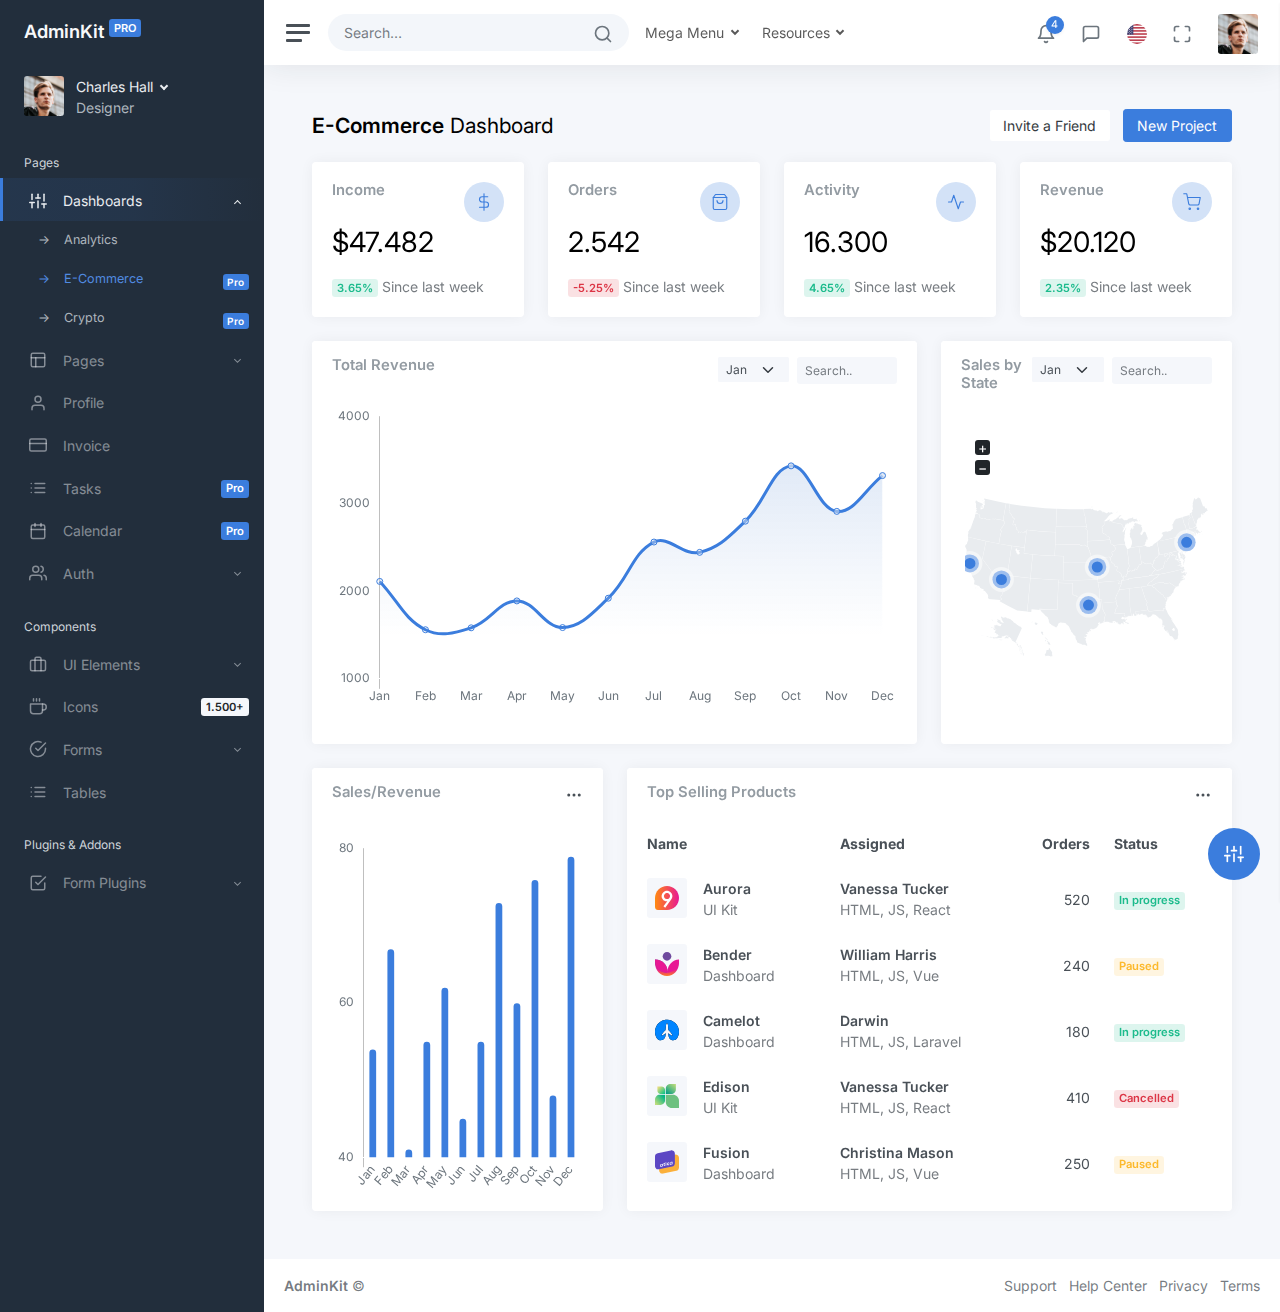
<file: resources/template/dashboard-ecommerce-2.html>
<!DOCTYPE html>
<html lang="en">


<!-- Mirrored from demo.adminkit.io/dashboard-ecommerce.html by HTTrack Website Copier/3.x [XR&CO'2014], Sat, 14 Oct 2023 08:50:07 GMT -->
<!-- Added by HTTrack --><meta http-equiv="content-type" content="text/html;charset=UTF-8" /><!-- /Added by HTTrack -->
<head>
	<meta charset="utf-8">
	<meta http-equiv="X-UA-Compatible" content="IE=edge">
	<meta name="viewport" content="width=device-width, initial-scale=1, shrink-to-fit=no">
	<meta name="description" content="Responsive Admin &amp; Dashboard Template based on Bootstrap 5">
	<meta name="author" content="AdminKit">
	<meta name="keywords" content="adminkit, bootstrap, bootstrap 5, admin, dashboard, template, responsive, css, sass, html, theme, front-end, ui kit, web">

	<link rel="preconnect" href="https://fonts.gstatic.com/">
	<link rel="shortcut icon" href="img/icons/icon-48x48.png" />

	<link rel="canonical" href="dashboard-ecommerce-2.html" />

	<title>E-Commerce Dashboard | AdminKit Demo</title>

	<link href="https://fonts.googleapis.com/css2?family=Inter:wght@300;400;600&amp;display=swap" rel="stylesheet">

	<!-- Choose your prefered color scheme -->
	<!-- <link href="css/light.css" rel="stylesheet"> -->
	<!-- <link href="css/dark.css" rel="stylesheet"> -->

	<!-- BEGIN SETTINGS -->
	<!-- Remove this after purchasing -->
	<link class="js-stylesheet" href="css/light.css" rel="stylesheet">
	<script src="js/settings.js"></script>
	<style>
		body {
			opacity: 0;
		}
	</style>
	<!-- END SETTINGS -->
<script async src="https://www.googletagmanager.com/gtag/js?id=UA-120946860-10"></script>
<script>
  window.dataLayer = window.dataLayer || [];
  function gtag(){dataLayer.push(arguments);}
  gtag('js', new Date());

  gtag('config', 'UA-120946860-10', { 'anonymize_ip': true });
</script></head>
<!--
  HOW TO USE: 
  data-theme: default (default), dark, light, colored
  data-layout: fluid (default), boxed
  data-sidebar-position: left (default), right
  data-sidebar-layout: default (default), compact
-->

<body data-theme="default" data-layout="fluid" data-sidebar-position="left" data-sidebar-layout="default">
	<div class="wrapper">
		<nav id="sidebar" class="sidebar js-sidebar">
			<div class="sidebar-content js-simplebar">
				<a class='sidebar-brand' href='index.html'>
					<span class="sidebar-brand-text align-middle">
						AdminKit
						<sup><small class="badge bg-primary text-uppercase">Pro</small></sup>
					</span>
					<svg class="sidebar-brand-icon align-middle" width="32px" height="32px" viewBox="0 0 24 24" fill="none" stroke="#FFFFFF" stroke-width="1.5"
						stroke-linecap="square" stroke-linejoin="miter" color="#FFFFFF" style="margin-left: -3px">
						<path d="M12 4L20 8.00004L12 12L4 8.00004L12 4Z"></path>
						<path d="M20 12L12 16L4 12"></path>
						<path d="M20 16L12 20L4 16"></path>
					</svg>
				</a>

				<div class="sidebar-user">
					<div class="d-flex justify-content-center">
						<div class="flex-shrink-0">
							<img src="img/avatars/avatar.jpg" class="avatar img-fluid rounded me-1" alt="Charles Hall" />
						</div>
						<div class="flex-grow-1 ps-2">
							<a class="sidebar-user-title dropdown-toggle" href="#" data-bs-toggle="dropdown">
								Charles Hall
							</a>
							<div class="dropdown-menu dropdown-menu-start">
								<a class='dropdown-item' href='pages-profile.html'><i class="align-middle me-1" data-feather="user"></i> Profile</a>
								<a class="dropdown-item" href="#"><i class="align-middle me-1" data-feather="pie-chart"></i> Analytics</a>
								<div class="dropdown-divider"></div>
								<a class='dropdown-item' href='pages-settings.html'><i class="align-middle me-1" data-feather="settings"></i> Settings &
									Privacy</a>
								<a class="dropdown-item" href="#"><i class="align-middle me-1" data-feather="help-circle"></i> Help Center</a>
								<div class="dropdown-divider"></div>
								<a class="dropdown-item" href="#">Log out</a>
							</div>

							<div class="sidebar-user-subtitle">Designer</div>
						</div>
					</div>
				</div>

				<ul class="sidebar-nav">
					<li class="sidebar-header">
						Pages
					</li>
					<li class="sidebar-item active">
						<a data-bs-target="#dashboards" data-bs-toggle="collapse" class="sidebar-link">
							<i class="align-middle" data-feather="sliders"></i> <span class="align-middle">Dashboards</span>
						</a>
						<ul id="dashboards" class="sidebar-dropdown list-unstyled collapse show" data-bs-parent="#sidebar">
							<li class="sidebar-item"><a class='sidebar-link' href='index.html'>Analytics</a></li>
							<li class="sidebar-item active"><a class='sidebar-link' href='dashboard-ecommerce.html'>E-Commerce <span
										class="sidebar-badge badge bg-primary">Pro</span></a></li>
							<li class="sidebar-item"><a class='sidebar-link' href='dashboard-crypto.html'>Crypto <span
										class="sidebar-badge badge bg-primary">Pro</span></a></li>
						</ul>
					</li>

					<li class="sidebar-item">
						<a data-bs-target="#pages" data-bs-toggle="collapse" class="sidebar-link collapsed">
							<i class="align-middle" data-feather="layout"></i> <span class="align-middle">Pages</span>
						</a>
						<ul id="pages" class="sidebar-dropdown list-unstyled collapse " data-bs-parent="#sidebar">
							<li class="sidebar-item"><a class='sidebar-link' href='pages-settings.html'>Settings</a></li>
							<li class="sidebar-item"><a class='sidebar-link' href='pages-projects.html'>Projects <span
										class="sidebar-badge badge bg-primary">Pro</span></a></li>
							<li class="sidebar-item"><a class='sidebar-link' href='pages-clients.html'>Clients <span
										class="sidebar-badge badge bg-primary">Pro</span></a></li>
							<li class="sidebar-item"><a class='sidebar-link' href='pages-orders.html'>Orders <span
										class="sidebar-badge badge bg-primary">Pro</span></a></li>
							<li class="sidebar-item"><a class='sidebar-link' href='pages-pricing.html'>Pricing <span
										class="sidebar-badge badge bg-primary">Pro</span></a></li>
							<li class="sidebar-item"><a class='sidebar-link' href='pages-chat.html'>Chat <span
										class="sidebar-badge badge bg-primary">Pro</span></a></li>
							<li class="sidebar-item"><a class='sidebar-link' href='pages-blank.html'>Blank Page</a></li>
						</ul>
					</li>

					<li class="sidebar-item">
						<a class='sidebar-link' href='pages-profile.html'>
							<i class="align-middle" data-feather="user"></i> <span class="align-middle">Profile</span>
						</a>
					</li>

					<li class="sidebar-item">
						<a class='sidebar-link' href='pages-invoice.html'>
							<i class="align-middle" data-feather="credit-card"></i> <span class="align-middle">Invoice</span>
						</a>
					</li>

					<li class="sidebar-item">
						<a class='sidebar-link' href='pages-tasks.html'>
							<i class="align-middle" data-feather="list"></i> <span class="align-middle">Tasks</span>
							<span class="sidebar-badge badge bg-primary">Pro</span>
						</a>
					</li>

					<li class="sidebar-item">
						<a class='sidebar-link' href='calendar.html'>
							<i class="align-middle" data-feather="calendar"></i> <span class="align-middle">Calendar</span>
							<span class="sidebar-badge badge bg-primary">Pro</span>
						</a>
					</li>

					<li class="sidebar-item">
						<a href="#auth" data-bs-toggle="collapse" class="sidebar-link collapsed">
							<i class="align-middle" data-feather="users"></i> <span class="align-middle">Auth</span>
						</a>
						<ul id="auth" class="sidebar-dropdown list-unstyled collapse " data-bs-parent="#sidebar">
							<li class="sidebar-item"><a class='sidebar-link' href='pages-sign-in.html'>Sign In</a></li>
							<li class="sidebar-item"><a class='sidebar-link' href='pages-sign-up.html'>Sign Up</a></li>
							<li class="sidebar-item"><a class='sidebar-link' href='pages-reset-password.html'>Reset Password <span
										class="sidebar-badge badge bg-primary">Pro</span></a></li>
							<li class="sidebar-item"><a class='sidebar-link' href='pages-404.html'>404 Page <span
										class="sidebar-badge badge bg-primary">Pro</span></a></li>
							<li class="sidebar-item"><a class='sidebar-link' href='pages-500.html'>500 Page <span
										class="sidebar-badge badge bg-primary">Pro</span></a></li>
						</ul>
					</li>

					<li class="sidebar-header">
						Components
					</li>
					<li class="sidebar-item">
						<a data-bs-target="#ui" data-bs-toggle="collapse" class="sidebar-link collapsed">
							<i class="align-middle" data-feather="briefcase"></i> <span class="align-middle">UI Elements</span>
						</a>
						<ul id="ui" class="sidebar-dropdown list-unstyled collapse " data-bs-parent="#sidebar">
							<li class="sidebar-item"><a class='sidebar-link' href='ui-alerts.html'>Alerts <span
										class="sidebar-badge badge bg-primary">Pro</span></a></a></li>
							<li class="sidebar-item"><a class='sidebar-link' href='ui-buttons.html'>Buttons</a></li>
							<li class="sidebar-item"><a class='sidebar-link' href='ui-cards.html'>Cards</a></li>
							<li class="sidebar-item"><a class='sidebar-link' href='ui-general.html'>General</a></li>
							<li class="sidebar-item"><a class='sidebar-link' href='ui-grid.html'>Grid</a></li>
							<li class="sidebar-item"><a class='sidebar-link' href='ui-modals.html'>Modals <span
										class="sidebar-badge badge bg-primary">Pro</span></a></li>
							<li class="sidebar-item"><a class='sidebar-link' href='ui-offcanvas.html'>Offcanvas <span
										class="sidebar-badge badge bg-primary">Pro</span></a></li>
							<li class="sidebar-item"><a class='sidebar-link' href='ui-placeholders.html'>Placeholders <span
										class="sidebar-badge badge bg-primary">Pro</span></a></li>
							<li class="sidebar-item"><a class='sidebar-link' href='ui-tabs.html'>Tabs <span
										class="sidebar-badge badge bg-primary">Pro</span></a></li>
							<li class="sidebar-item"><a class='sidebar-link' href='ui-typography.html'>Typography</a></li>
						</ul>
					</li>
					<li class="sidebar-item">
						<a data-bs-target="#icons" data-bs-toggle="collapse" class="sidebar-link collapsed">
							<i class="align-middle" data-feather="coffee"></i> <span class="align-middle">Icons</span>
							<span class="sidebar-badge badge bg-light">1.500+</span>
						</a>
						<ul id="icons" class="sidebar-dropdown list-unstyled collapse " data-bs-parent="#sidebar">
							<li class="sidebar-item"><a class='sidebar-link' href='icons-feather.html'>Feather</a></li>
							<li class="sidebar-item"><a class='sidebar-link' href='icons-font-awesome.html'>Font Awesome <span
										class="sidebar-badge badge bg-primary">Pro</span></a></li>
						</ul>
					</li>
					<li class="sidebar-item">
						<a data-bs-target="#forms" data-bs-toggle="collapse" class="sidebar-link collapsed">
							<i class="align-middle" data-feather="check-circle"></i> <span class="align-middle">Forms</span>
						</a>
						<ul id="forms" class="sidebar-dropdown list-unstyled collapse " data-bs-parent="#sidebar">
							<li class="sidebar-item"><a class='sidebar-link' href='forms-basic-inputs.html'>Basic Inputs</a></li>
							<li class="sidebar-item"><a class='sidebar-link' href='forms-layouts.html'>Form Layouts <span
										class="sidebar-badge badge bg-primary">Pro</span></a></li>
							<li class="sidebar-item"><a class='sidebar-link' href='forms-input-groups.html'>Input Groups <span
										class="sidebar-badge badge bg-primary">Pro</span></a></li>
						</ul>
					</li>
					<li class="sidebar-item">
						<a class='sidebar-link' href='tables-bootstrap.html'>
							<i class="align-middle" data-feather="list"></i> <span class="align-middle">Tables</span>
						</a>
					</li>

					<li class="sidebar-header">
						Plugins & Addons
					</li>
					<li class="sidebar-item">
						<a data-bs-target="#form-plugins" data-bs-toggle="collapse" class="sidebar-link collapsed">
							<i class="align-middle" data-feather="check-square"></i> <span class="align-middle">Form Plugins</span>
						</a>
						<ul id="form-plugins" class="sidebar-dropdown list-unstyled collapse " data-bs-parent="#sidebar">
							<li class="sidebar-item"><a class='sidebar-link' href='forms-advanced-inputs.html'>Advanced Inputs <span
										class="sidebar-badge badge bg-primary">Pro</span></a></li>
							<li class="sidebar-item"><a class='sidebar-link' href='forms-editors.html'>Editors <span
										class="sidebar-badge badge bg-primary">Pro</span></a></li>
							<li class="sidebar-item"><a class='sidebar-link' href='forms-validation.html'>Validation <span
										class="sidebar-badge badge bg-primary">Pro</span></a></li>
						</ul>
					</li>
					<li class="sidebar-item">
						<a data-bs-target="#datatables" data-bs-toggle="collapse" class="sidebar-link collapsed">
							<i class="align-middle" data-feather="list"></i> <span class="align-middle">DataTables</span>
						</a>
						<ul id="datatables" class="sidebar-dropdown list-unstyled collapse " data-bs-parent="#sidebar">
							<li class="sidebar-item"><a class='sidebar-link' href='tables-datatables-responsive.html'>Responsive Table <span
										class="sidebar-badge badge bg-primary">Pro</span></a></li>
							<li class="sidebar-item"><a class='sidebar-link' href='tables-datatables-buttons.html'>Table with Buttons <span
										class="sidebar-badge badge bg-primary">Pro</span></a></li>
							<li class="sidebar-item"><a class='sidebar-link' href='tables-datatables-column-search.html'>Column Search <span
										class="sidebar-badge badge bg-primary">Pro</span></a></li>
							<li class="sidebar-item"><a class='sidebar-link' href='tables-datatables-fixed-header.html'>Fixed Header <span
										class="sidebar-badge badge bg-primary">Pro</span></a></li>
							<li class="sidebar-item"><a class='sidebar-link' href='tables-datatables-multi.html'>Multi Selection <span
										class="sidebar-badge badge bg-primary">Pro</span></a></li>
							<li class="sidebar-item"><a class='sidebar-link' href='tables-datatables-ajax.html'>Ajax Sourced Data <span
										class="sidebar-badge badge bg-primary">Pro</span></a></li>
						</ul>
					</li>
					<li class="sidebar-item">
						<a data-bs-target="#charts" data-bs-toggle="collapse" class="sidebar-link collapsed">
							<i class="align-middle" data-feather="bar-chart-2"></i> <span class="align-middle">Charts</span>
						</a>
						<ul id="charts" class="sidebar-dropdown list-unstyled collapse " data-bs-parent="#sidebar">
							<li class="sidebar-item"><a class='sidebar-link' href='charts-chartjs.html'>Chart.js</a></li>
							<li class="sidebar-item"><a class='sidebar-link' href='charts-apexcharts.html'>ApexCharts <span
										class="sidebar-badge badge bg-primary">Pro</span></a></li>
						</ul>
					</li>
					<li class="sidebar-item">
						<a class='sidebar-link' href='notifications.html'>
							<i class="align-middle" data-feather="bell"></i> <span class="align-middle">Notifications</span>
							<span class="sidebar-badge badge bg-primary">Pro</span>
						</a>
					</li>
					<li class="sidebar-item">
						<a data-bs-target="#maps" data-bs-toggle="collapse" class="sidebar-link collapsed">
							<i class="align-middle" data-feather="map"></i> <span class="align-middle">Maps</span>
						</a>
						<ul id="maps" class="sidebar-dropdown list-unstyled collapse " data-bs-parent="#sidebar">
							<li class="sidebar-item"><a class='sidebar-link' href='maps-google.html'>Google Maps</a></li>
							<li class="sidebar-item"><a class='sidebar-link' href='maps-vector.html'>Vector Maps <span
										class="sidebar-badge badge bg-primary">Pro</span></a></li>
						</ul>
					</li>

					<li class="sidebar-item">
						<a data-bs-target="#multi" data-bs-toggle="collapse" class="sidebar-link collapsed">
							<i class="align-middle" data-feather="corner-right-down"></i> <span class="align-middle">Multi Level</span>
						</a>
						<ul id="multi" class="sidebar-dropdown list-unstyled collapse" data-bs-parent="#sidebar">
							<li class="sidebar-item">
								<a data-bs-target="#multi-2" data-bs-toggle="collapse" class="sidebar-link collapsed">Two Levels</a>
								<ul id="multi-2" class="sidebar-dropdown list-unstyled collapse">
									<li class="sidebar-item">
										<a class="sidebar-link" href="#">Item 1</a>
									</li>
									<li class="sidebar-item">
										<a class="sidebar-link" href="#">Item 2</a>
									</li>
								</ul>
							</li>
							<li class="sidebar-item">
								<a data-bs-target="#multi-3" data-bs-toggle="collapse" class="sidebar-link collapsed">Three Levels</a>
								<ul id="multi-3" class="sidebar-dropdown list-unstyled collapse">
									<li class="sidebar-item">
										<a data-bs-target="#multi-3-1" data-bs-toggle="collapse" class="sidebar-link collapsed">Item 1</a>
										<ul id="multi-3-1" class="sidebar-dropdown list-unstyled collapse">
											<li class="sidebar-item">
												<a class="sidebar-link" href="#">Item 1</a>
											</li>
											<li class="sidebar-item">
												<a class="sidebar-link" href="#">Item 2</a>
											</li>
										</ul>
									</li>
									<li class="sidebar-item">
										<a class="sidebar-link" href="#">Item 2</a>
									</li>
								</ul>
							</li>
						</ul>
					</li>
				</ul>

				<div class="sidebar-cta">
					<div class="sidebar-cta-content">
						<strong class="d-inline-block mb-2">Weekly Sales Report</strong>
						<div class="mb-3 text-sm">
							Your weekly sales report is ready for download!
						</div>

						<div class="d-grid">
							<a href="https://adminkit.io/" class="btn btn-outline-primary" target="_blank">Download</a>
						</div>
					</div>
				</div>
			</div>
		</nav>

		<div class="main">
			<nav class="navbar navbar-expand navbar-light navbar-bg">
				<a class="sidebar-toggle js-sidebar-toggle">
					<i class="hamburger align-self-center"></i>
				</a>

				<form class="d-none d-sm-inline-block">
					<div class="input-group input-group-navbar">
						<input type="text" class="form-control" placeholder="Search…" aria-label="Search">
						<button class="btn" type="button">
							<i class="align-middle" data-feather="search"></i>
						</button>
					</div>
				</form>

				<ul class="navbar-nav d-none d-lg-flex">
					<li class="nav-item px-2 dropdown">
						<a class="nav-link dropdown-toggle" href="#" id="megaDropdown" role="button" data-bs-toggle="dropdown" aria-haspopup="true"
							aria-expanded="false">
							Mega Menu
						</a>
						<div class="dropdown-menu dropdown-menu-start dropdown-mega" aria-labelledby="megaDropdown">
							<div class="d-md-flex align-items-start justify-content-start">
								<div class="dropdown-mega-list">
									<div class="dropdown-header">UI Elements</div>
									<a class="dropdown-item" href="#">Alerts</a>
									<a class="dropdown-item" href="#">Buttons</a>
									<a class="dropdown-item" href="#">Cards</a>
									<a class="dropdown-item" href="#">Carousel</a>
									<a class="dropdown-item" href="#">General</a>
									<a class="dropdown-item" href="#">Grid</a>
									<a class="dropdown-item" href="#">Modals</a>
									<a class="dropdown-item" href="#">Tabs</a>
									<a class="dropdown-item" href="#">Typography</a>
								</div>
								<div class="dropdown-mega-list">
									<div class="dropdown-header">Forms</div>
									<a class="dropdown-item" href="#">Layouts</a>
									<a class="dropdown-item" href="#">Basic Inputs</a>
									<a class="dropdown-item" href="#">Input Groups</a>
									<a class="dropdown-item" href="#">Advanced Inputs</a>
									<a class="dropdown-item" href="#">Editors</a>
									<a class="dropdown-item" href="#">Validation</a>
									<a class="dropdown-item" href="#">Wizard</a>
								</div>
								<div class="dropdown-mega-list">
									<div class="dropdown-header">Tables</div>
									<a class="dropdown-item" href="#">Basic Tables</a>
									<a class="dropdown-item" href="#">Responsive Table</a>
									<a class="dropdown-item" href="#">Table with Buttons</a>
									<a class="dropdown-item" href="#">Column Search</a>
									<a class="dropdown-item" href="#">Muulti Selection</a>
									<a class="dropdown-item" href="#">Ajax Sourced Data</a>
								</div>
							</div>
						</div>
					</li>

					<li class="nav-item dropdown">
						<a class="nav-link dropdown-toggle" href="#" id="resourcesDropdown" role="button" data-bs-toggle="dropdown" aria-haspopup="true"
							aria-expanded="false">
							Resources
						</a>
						<div class="dropdown-menu" aria-labelledby="resourcesDropdown">
							<a class="dropdown-item" href="https://adminkit.io/" target="_blank"><i class="align-middle me-1" data-feather="home"></i>
								Homepage</a>
							<a class="dropdown-item" href="https://adminkit.io/docs/" target="_blank"><i class="align-middle me-1" data-feather="book-open"></i>
								Documentation</a>
							<a class="dropdown-item" href="https://adminkit.io/docs/getting-started/changelog/" target="_blank"><i class="align-middle me-1"
									data-feather="edit"></i> Changelog</a>
						</div>
					</li>
				</ul>

				<div class="navbar-collapse collapse">
					<ul class="navbar-nav navbar-align">
						<li class="nav-item dropdown">
							<a class="nav-icon dropdown-toggle" href="#" id="alertsDropdown" data-bs-toggle="dropdown">
								<div class="position-relative">
									<i class="align-middle" data-feather="bell"></i>
									<span class="indicator">4</span>
								</div>
							</a>
							<div class="dropdown-menu dropdown-menu-lg dropdown-menu-end py-0" aria-labelledby="alertsDropdown">
								<div class="dropdown-menu-header">
									4 New Notifications
								</div>
								<div class="list-group">
									<a href="#" class="list-group-item">
										<div class="row g-0 align-items-center">
											<div class="col-2">
												<i class="text-danger" data-feather="alert-circle"></i>
											</div>
											<div class="col-10">
												<div class="text-dark">Update completed</div>
												<div class="text-muted small mt-1">Restart server 12 to complete the update.</div>
												<div class="text-muted small mt-1">30m ago</div>
											</div>
										</div>
									</a>
									<a href="#" class="list-group-item">
										<div class="row g-0 align-items-center">
											<div class="col-2">
												<i class="text-warning" data-feather="bell"></i>
											</div>
											<div class="col-10">
												<div class="text-dark">Lorem ipsum</div>
												<div class="text-muted small mt-1">Aliquam ex eros, imperdiet vulputate hendrerit et.</div>
												<div class="text-muted small mt-1">2h ago</div>
											</div>
										</div>
									</a>
									<a href="#" class="list-group-item">
										<div class="row g-0 align-items-center">
											<div class="col-2">
												<i class="text-primary" data-feather="home"></i>
											</div>
											<div class="col-10">
												<div class="text-dark">Login from 192.186.1.8</div>
												<div class="text-muted small mt-1">5h ago</div>
											</div>
										</div>
									</a>
									<a href="#" class="list-group-item">
										<div class="row g-0 align-items-center">
											<div class="col-2">
												<i class="text-success" data-feather="user-plus"></i>
											</div>
											<div class="col-10">
												<div class="text-dark">New connection</div>
												<div class="text-muted small mt-1">Christina accepted your request.</div>
												<div class="text-muted small mt-1">14h ago</div>
											</div>
										</div>
									</a>
								</div>
								<div class="dropdown-menu-footer">
									<a href="#" class="text-muted">Show all notifications</a>
								</div>
							</div>
						</li>
						<li class="nav-item dropdown">
							<a class="nav-icon dropdown-toggle" href="#" id="messagesDropdown" data-bs-toggle="dropdown">
								<div class="position-relative">
									<i class="align-middle" data-feather="message-square"></i>
								</div>
							</a>
							<div class="dropdown-menu dropdown-menu-lg dropdown-menu-end py-0" aria-labelledby="messagesDropdown">
								<div class="dropdown-menu-header">
									<div class="position-relative">
										4 New Messages
									</div>
								</div>
								<div class="list-group">
									<a href="#" class="list-group-item">
										<div class="row g-0 align-items-center">
											<div class="col-2">
												<img src="img/avatars/avatar-5.jpg" class="avatar img-fluid rounded-circle" alt="Vanessa Tucker">
											</div>
											<div class="col-10 ps-2">
												<div class="text-dark">Vanessa Tucker</div>
												<div class="text-muted small mt-1">Nam pretium turpis et arcu. Duis arcu tortor.</div>
												<div class="text-muted small mt-1">15m ago</div>
											</div>
										</div>
									</a>
									<a href="#" class="list-group-item">
										<div class="row g-0 align-items-center">
											<div class="col-2">
												<img src="img/avatars/avatar-2.jpg" class="avatar img-fluid rounded-circle" alt="William Harris">
											</div>
											<div class="col-10 ps-2">
												<div class="text-dark">William Harris</div>
												<div class="text-muted small mt-1">Curabitur ligula sapien euismod vitae.</div>
												<div class="text-muted small mt-1">2h ago</div>
											</div>
										</div>
									</a>
									<a href="#" class="list-group-item">
										<div class="row g-0 align-items-center">
											<div class="col-2">
												<img src="img/avatars/avatar-4.jpg" class="avatar img-fluid rounded-circle" alt="Christina Mason">
											</div>
											<div class="col-10 ps-2">
												<div class="text-dark">Christina Mason</div>
												<div class="text-muted small mt-1">Pellentesque auctor neque nec urna.</div>
												<div class="text-muted small mt-1">4h ago</div>
											</div>
										</div>
									</a>
									<a href="#" class="list-group-item">
										<div class="row g-0 align-items-center">
											<div class="col-2">
												<img src="img/avatars/avatar-3.jpg" class="avatar img-fluid rounded-circle" alt="Sharon Lessman">
											</div>
											<div class="col-10 ps-2">
												<div class="text-dark">Sharon Lessman</div>
												<div class="text-muted small mt-1">Aenean tellus metus, bibendum sed, posuere ac, mattis non.</div>
												<div class="text-muted small mt-1">5h ago</div>
											</div>
										</div>
									</a>
								</div>
								<div class="dropdown-menu-footer">
									<a href="#" class="text-muted">Show all messages</a>
								</div>
							</div>
						</li>
						<li class="nav-item dropdown">
							<a class="nav-flag dropdown-toggle" href="#" id="languageDropdown" data-bs-toggle="dropdown">
								<img src="img/flags/us.png" alt="English" />
							</a>
							<div class="dropdown-menu dropdown-menu-end" aria-labelledby="languageDropdown">
								<a class="dropdown-item" href="#">
									<img src="img/flags/us.png" alt="English" width="20" class="align-middle me-1" />
									<span class="align-middle">English</span>
								</a>
								<a class="dropdown-item" href="#">
									<img src="img/flags/es.png" alt="Spanish" width="20" class="align-middle me-1" />
									<span class="align-middle">Spanish</span>
								</a>
								<a class="dropdown-item" href="#">
									<img src="img/flags/ru.png" alt="Russian" width="20" class="align-middle me-1" />
									<span class="align-middle">Russian</span>
								</a>
								<a class="dropdown-item" href="#">
									<img src="img/flags/de.png" alt="German" width="20" class="align-middle me-1" />
									<span class="align-middle">German</span>
								</a>
							</div>
						</li>
						<li class="nav-item">
							<a class="nav-icon js-fullscreen d-none d-lg-block" href="#">
								<div class="position-relative">
									<i class="align-middle" data-feather="maximize"></i>
								</div>
							</a>
						</li>
						<li class="nav-item dropdown">
							<a class="nav-icon pe-md-0 dropdown-toggle" href="#" data-bs-toggle="dropdown">
								<img src="img/avatars/avatar.jpg" class="avatar img-fluid rounded" alt="Charles Hall" />
							</a>
							<div class="dropdown-menu dropdown-menu-end">
								<a class='dropdown-item' href='pages-profile.html'><i class="align-middle me-1" data-feather="user"></i> Profile</a>
								<a class="dropdown-item" href="#"><i class="align-middle me-1" data-feather="pie-chart"></i> Analytics</a>
								<div class="dropdown-divider"></div>
								<a class='dropdown-item' href='pages-settings.html'><i class="align-middle me-1" data-feather="settings"></i> Settings &
									Privacy</a>
								<a class="dropdown-item" href="#"><i class="align-middle me-1" data-feather="help-circle"></i> Help Center</a>
								<div class="dropdown-divider"></div>
								<a class="dropdown-item" href="#">Log out</a>
							</div>
						</li>
					</ul>
				</div>
			</nav>

			<main class="content">
				<div class="container-fluid p-0">

					<div class="row mb-2 mb-xl-3">
						<div class="col-auto d-none d-sm-block">
							<h3><strong>E-Commerce</strong> Dashboard</h3>
						</div>

						<div class="col-auto ms-auto text-end mt-n1">
							<a href="#" class="btn btn-light bg-white me-2">Invite a Friend</a>
							<a href="#" class="btn btn-primary">New Project</a>
						</div>
					</div>
					<div class="row">
						<div class="col-sm-6 col-xl-3">
							<div class="card">
								<div class="card-body">
									<div class="row">
										<div class="col mt-0">
											<h5 class="card-title">Income</h5>
										</div>

										<div class="col-auto">
											<div class="stat text-primary">
												<i class="align-middle" data-feather="dollar-sign"></i>
											</div>
										</div>
									</div>
									<h1 class="mt-1 mb-3">$47.482</h1>
									<div class="mb-0">
										<span class="badge badge-success-light"> <i class="mdi mdi-arrow-bottom-right"></i> 3.65% </span>
										<span class="text-muted">Since last week</span>
									</div>
								</div>
							</div>
						</div>
						<div class="col-sm-6 col-xl-3">
							<div class="card">
								<div class="card-body">
									<div class="row">
										<div class="col mt-0">
											<h5 class="card-title">Orders</h5>
										</div>

										<div class="col-auto">
											<div class="stat text-primary">
												<i class="align-middle" data-feather="shopping-bag"></i>
											</div>
										</div>
									</div>
									<h1 class="mt-1 mb-3">2.542</h1>
									<div class="mb-0">
										<span class="badge badge-danger-light"> <i class="mdi mdi-arrow-bottom-right"></i> -5.25% </span>
										<span class="text-muted">Since last week</span>
									</div>
								</div>
							</div>
						</div>
						<div class="col-sm-6 col-xl-3">
							<div class="card">
								<div class="card-body">
									<div class="row">
										<div class="col mt-0">
											<h5 class="card-title">Activity</h5>
										</div>

										<div class="col-auto">
											<div class="stat text-primary">
												<i class="align-middle" data-feather="activity"></i>
											</div>
										</div>
									</div>
									<h1 class="mt-1 mb-3">16.300</h1>
									<div class="mb-0">
										<span class="badge badge-success-light"> <i class="mdi mdi-arrow-bottom-right"></i> 4.65% </span>
										<span class="text-muted">Since last week</span>
									</div>
								</div>
							</div>
						</div>
						<div class="col-sm-6 col-xl-3">
							<div class="card">
								<div class="card-body">
									<div class="row">
										<div class="col mt-0">
											<h5 class="card-title">Revenue</h5>
										</div>

										<div class="col-auto">
											<div class="stat text-primary">
												<i class="align-middle" data-feather="shopping-cart"></i>
											</div>
										</div>
									</div>
									<h1 class="mt-1 mb-3">$20.120</h1>
									<div class="mb-0">
										<span class="badge badge-success-light"> <i class="mdi mdi-arrow-bottom-right"></i> 2.35% </span>
										<span class="text-muted">Since last week</span>
									</div>
								</div>
							</div>
						</div>
					</div>

					<div class="row">
						<div class="col-12 col-lg-8 d-flex">
							<div class="card flex-fill w-100">
								<div class="card-header">
									<div class="float-end">
										<form class="row g-2">
											<div class="col-auto">
												<select class="form-select form-select-sm bg-light border-0">
													<option>Jan</option>
													<option value="1">Feb</option>
													<option value="2">Mar</option>
													<option value="3">Apr</option>
												</select>
											</div>
											<div class="col-auto">
												<input type="text" class="form-control form-control-sm bg-light rounded-2 border-0" style="width: 100px;"
													placeholder="Search..">
											</div>
										</form>
									</div>
									<h5 class="card-title mb-0">Total Revenue</h5>
								</div>
								<div class="card-body pt-2 pb-3">
									<div class="chart chart-md">
										<canvas id="chartjs-dashboard-line"></canvas>
									</div>
								</div>
							</div>
						</div>
						<div class="col-12 col-lg-4 d-flex">
							<div class="card flex-fill w-100">
								<div class="card-header">
									<div class="float-end">
										<form class="row g-2">
											<div class="col-auto">
												<select class="form-select form-select-sm bg-light border-0">
													<option>Jan</option>
													<option value="1">Feb</option>
													<option value="2">Mar</option>
													<option value="3">Apr</option>
												</select>
											</div>
											<div class="col-auto">
												<input type="text" class="form-control form-control-sm bg-light rounded-2 border-0" style="width: 100px;"
													placeholder="Search..">
											</div>
										</form>
									</div>
									<h5 class="card-title mb-0">Sales by State</h5>
								</div>
								<div class="card-body px-4">
									<div id="usa_map" style="height:294px;"></div>
								</div>
							</div>
						</div>
					</div>

					<div class="row">
						<div class="col-12 col-lg-4 col-xxl-3 d-flex">
							<div class="card flex-fill w-100">
								<div class="card-header">
									<div class="card-actions float-end">
										<div class="dropdown position-relative">
											<a href="#" data-bs-toggle="dropdown" data-bs-display="static">
												<i class="align-middle" data-feather="more-horizontal"></i>
											</a>

											<div class="dropdown-menu dropdown-menu-end">
												<a class="dropdown-item" href="#">Action</a>
												<a class="dropdown-item" href="#">Another action</a>
												<a class="dropdown-item" href="#">Something else here</a>
											</div>
										</div>
									</div>
									<h5 class="card-title mb-0">Sales/Revenue</h5>
								</div>
								<div class="card-body d-flex w-100">
									<div class="align-self-center chart chart-lg">
										<canvas id="chartjs-dashboard-bar"></canvas>
									</div>
								</div>
							</div>
						</div>
						<div class="col-12 col-lg-8 col-xxl-9 d-flex">
							<div class="card flex-fill">
								<div class="card-header">
									<div class="card-actions float-end">
										<div class="dropdown position-relative">
											<a href="#" data-bs-toggle="dropdown" data-bs-display="static">
												<i class="align-middle" data-feather="more-horizontal"></i>
											</a>

											<div class="dropdown-menu dropdown-menu-end">
												<a class="dropdown-item" href="#">Action</a>
												<a class="dropdown-item" href="#">Another action</a>
												<a class="dropdown-item" href="#">Something else here</a>
											</div>
										</div>
									</div>
									<h5 class="card-title mb-0">Top Selling Products</h5>
								</div>
								<table class="table table-borderless my-0">
									<thead>
										<tr>
											<th>Name</th>
											<th class="d-none d-xxl-table-cell">Company</th>
											<th class="d-none d-xl-table-cell">Assigned</th>
											<th class="d-none d-xl-table-cell text-end">Orders</th>
											<th>Status</th>
										</tr>
									</thead>
									<tbody>
										<tr>
											<td>
												<div class="d-flex">
													<div class="flex-shrink-0">
														<div class="bg-light rounded-2">
															<img class="p-2" src="img/icons/brand-4.svg">
														</div>
													</div>
													<div class="flex-grow-1 ms-3">
														<strong>Aurora</strong>
														<div class="text-muted">
															UI Kit
														</div>
													</div>
												</div>
											</td>
											<td class="d-none d-xxl-table-cell">
												<strong>Lechters</strong>
												<div class="text-muted">
													Real Estate
												</div>
											</td>
											<td class="d-none d-xl-table-cell">
												<strong>Vanessa Tucker</strong>
												<div class="text-muted">
													HTML, JS, React
												</div>
											</td>
											<td class="d-none d-xl-table-cell text-end">
												520
											</td>
											<td>
												<span class="badge badge-success-light">In progress</span>
											</td>
										</tr>
										<tr>
											<td>
												<div class="d-flex">
													<div class="flex-shrink-0">
														<div class="bg-light rounded-2">
															<img class="p-2" src="img/icons/brand-1.svg">
														</div>
													</div>
													<div class="flex-grow-1 ms-3">
														<strong>Bender</strong>
														<div class="text-muted">
															Dashboard
														</div>
													</div>
												</div>
											</td>
											<td class="d-none d-xxl-table-cell">
												<strong>Cellophane Transportation</strong>
												<div class="text-muted">
													Transportation
												</div>
											</td>
											<td class="d-none d-xl-table-cell">
												<strong>William Harris</strong>
												<div class="text-muted">
													HTML, JS, Vue
												</div>
											</td>
											<td class="d-none d-xl-table-cell text-end">
												240
											</td>
											<td>
												<span class="badge badge-warning-light">Paused</span>
											</td>
										</tr>
										<tr>
											<td>
												<div class="d-flex">
													<div class="flex-shrink-0">
														<div class="bg-light rounded-2">
															<img class="p-2" src="img/icons/brand-5.svg">
														</div>
													</div>
													<div class="flex-grow-1 ms-3">
														<strong>Camelot</strong>
														<div class="text-muted">
															Dashboard
														</div>
													</div>
												</div>
											</td>
											<td class="d-none d-xxl-table-cell">
												<strong>Clemens</strong>
												<div class="text-muted">
													Insurance
												</div>
											</td>
											<td class="d-none d-xl-table-cell">
												<strong>Darwin</strong>
												<div class="text-muted">
													HTML, JS, Laravel
												</div>
											</td>
											<td class="d-none d-xl-table-cell text-end">
												180
											</td>
											<td>
												<span class="badge badge-success-light">In progress</span>
											</td>
										</tr>
										<tr>
											<td>
												<div class="d-flex">
													<div class="flex-shrink-0">
														<div class="bg-light rounded-2">
															<img class="p-2" src="img/icons/brand-2.svg">
														</div>
													</div>
													<div class="flex-grow-1 ms-3">
														<strong>Edison</strong>
														<div class="text-muted">
															UI Kit
														</div>
													</div>
												</div>
											</td>
											<td class="d-none d-xxl-table-cell">
												<strong>Affinity Investment Group</strong>
												<div class="text-muted">
													Finance
												</div>
											</td>
											<td class="d-none d-xl-table-cell">
												<strong>Vanessa Tucker</strong>
												<div class="text-muted">
													HTML, JS, React
												</div>
											</td>
											<td class="d-none d-xl-table-cell text-end">
												410
											</td>
											<td>
												<span class="badge badge-danger-light">Cancelled</span>
											</td>
										</tr>
										<tr>
											<td>
												<div class="d-flex">
													<div class="flex-shrink-0">
														<div class="bg-light rounded-2">
															<img class="p-2" src="img/icons/brand-3.svg">
														</div>
													</div>
													<div class="flex-grow-1 ms-3">
														<strong>Fusion</strong>
														<div class="text-muted">
															Dashboard
														</div>
													</div>
												</div>
											</td>
											<td class="d-none d-xxl-table-cell">
												<strong>Konsili</strong>
												<div class="text-muted">
													Retail
												</div>
											</td>
											<td class="d-none d-xl-table-cell">
												<strong>Christina Mason</strong>
												<div class="text-muted">
													HTML, JS, Vue
												</div>
											</td>
											<td class="d-none d-xl-table-cell text-end">
												250
											</td>
											<td>
												<span class="badge badge-warning-light">Paused</span>
											</td>
										</tr>
									</tbody>
								</table>
							</div>
						</div>
					</div>

				</div>
			</main>

			<footer class="footer">
				<div class="container-fluid">
					<div class="row text-muted">
						<div class="col-6 text-start">
							<p class="mb-0">
								<a href="https://adminkit.io/" target="_blank" class="text-muted"><strong>AdminKit</strong></a> &copy;
							</p>
						</div>
						<div class="col-6 text-end">
							<ul class="list-inline">
								<li class="list-inline-item">
									<a class="text-muted" href="#">Support</a>
								</li>
								<li class="list-inline-item">
									<a class="text-muted" href="#">Help Center</a>
								</li>
								<li class="list-inline-item">
									<a class="text-muted" href="#">Privacy</a>
								</li>
								<li class="list-inline-item">
									<a class="text-muted" href="#">Terms</a>
								</li>
							</ul>
						</div>
					</div>
				</div>
			</footer>
		</div>
	</div>

	<script src="js/app.js"></script>

	<script>
		document.addEventListener("DOMContentLoaded", function() {
			var ctx = document.getElementById("chartjs-dashboard-line").getContext("2d");
			var gradientLight = ctx.createLinearGradient(0, 0, 0, 225);
			gradientLight.addColorStop(0, "rgba(215, 227, 244, 1)");
			gradientLight.addColorStop(1, "rgba(215, 227, 244, 0)");
			var gradientDark = ctx.createLinearGradient(0, 0, 0, 225);
			gradientDark.addColorStop(0, "rgba(51, 66, 84, 1)");
			gradientDark.addColorStop(1, "rgba(51, 66, 84, 0)");
			// Line chart
			new Chart(document.getElementById("chartjs-dashboard-line"), {
				type: "line",
				data: {
					labels: ["Jan", "Feb", "Mar", "Apr", "May", "Jun", "Jul", "Aug", "Sep", "Oct", "Nov", "Dec"],
					datasets: [{
						label: "Sales ($)",
						fill: true,
						backgroundColor: window.theme.id === "light" ? gradientLight : gradientDark,
						borderColor: window.theme.primary,
						data: [
							2115,
							1562,
							1584,
							1892,
							1587,
							1923,
							2566,
							2448,
							2805,
							3438,
							2917,
							3327
						]
					}]
				},
				options: {
					maintainAspectRatio: false,
					legend: {
						display: false
					},
					tooltips: {
						intersect: false
					},
					hover: {
						intersect: true
					},
					plugins: {
						filler: {
							propagate: false
						}
					},
					scales: {
						xAxes: [{
							reverse: true,
							gridLines: {
								color: "rgba(0,0,0,0.0)"
							}
						}],
						yAxes: [{
							ticks: {
								stepSize: 1000
							},
							display: true,
							borderDash: [3, 3],
							gridLines: {
								color: "rgba(0,0,0,0.0)",
								fontColor: "#fff"
							}
						}]
					}
				}
			});
		});
	</script>
	<script>
		document.addEventListener("DOMContentLoaded", function() {
			// Bar chart
			new Chart(document.getElementById("chartjs-dashboard-bar"), {
				type: "bar",
				data: {
					labels: ["Jan", "Feb", "Mar", "Apr", "May", "Jun", "Jul", "Aug", "Sep", "Oct", "Nov", "Dec"],
					datasets: [{
						label: "This year",
						backgroundColor: window.theme.primary,
						borderColor: window.theme.primary,
						hoverBackgroundColor: window.theme.primary,
						hoverBorderColor: window.theme.primary,
						data: [54, 67, 41, 55, 62, 45, 55, 73, 60, 76, 48, 79],
						barPercentage: .75,
						categoryPercentage: .5
					}]
				},
				options: {
					maintainAspectRatio: false,
					legend: {
						display: false
					},
					scales: {
						yAxes: [{
							gridLines: {
								display: false
							},
							stacked: false,
							ticks: {
								stepSize: 20
							}
						}],
						xAxes: [{
							stacked: false,
							gridLines: {
								color: "transparent"
							}
						}]
					}
				}
			});
		});
	</script>
	<script>
		document.addEventListener("DOMContentLoaded", function() {
			var markers = [{
					coords: [37.77, -122.41],
					name: "San Francisco: 375"
				},
				{
					coords: [40.71, -74.00],
					name: "New York: 350"
				},
				{
					coords: [39.09, -94.57],
					name: "Kansas City: 250"
				},
				{
					coords: [36.16, -115.13],
					name: "Las Vegas: 275"
				},
				{
					coords: [32.77, -96.79],
					name: "Dallas: 225"
				}
			];
			var map = new jsVectorMap({
				map: "us_aea_en",
				selector: "#usa_map",
				zoomButtons: true,
				markers: markers,
				markerStyle: {
					initial: {
						r: 9,
						stroke: window.theme.white,
						strokeWidth: 7,
						stokeOpacity: .4,
						fill: window.theme.primary
					},
					hover: {
						fill: window.theme.primary,
						stroke: window.theme.primary
					}
				},
				regionStyle: {
					initial: {
						fill: window.theme["gray-200"]
					}
				},
				zoomOnScroll: false
			});
			window.addEventListener("resize", () => {
				map.updateSize();
			});
			setTimeout(function() {
				map.updateSize();
			}, 250);
		});
	</script>

<script>
  document.addEventListener("DOMContentLoaded", function(event) { 
    setTimeout(function(){
      if(localStorage.getItem('popState') !== 'shown'){
        window.notyf.open({
          type: "success",
          message: "Get access to all 500+ components and 45+ pages with AdminKit PRO. <u><a class=\"text-white\" href=\"https://adminkit.io/pricing\" target=\"_blank\">More info</a></u> 🚀",
          duration: 10000,
          ripple: true,
          dismissible: false,
          position: {
            x: "left",
            y: "bottom"
          }
        });

        localStorage.setItem('popState','shown');
      }
    }, 15000);
  });
</script></body>


<!-- Mirrored from demo.adminkit.io/dashboard-ecommerce.html by HTTrack Website Copier/3.x [XR&CO'2014], Sat, 14 Oct 2023 08:50:07 GMT -->
</html>
</file>
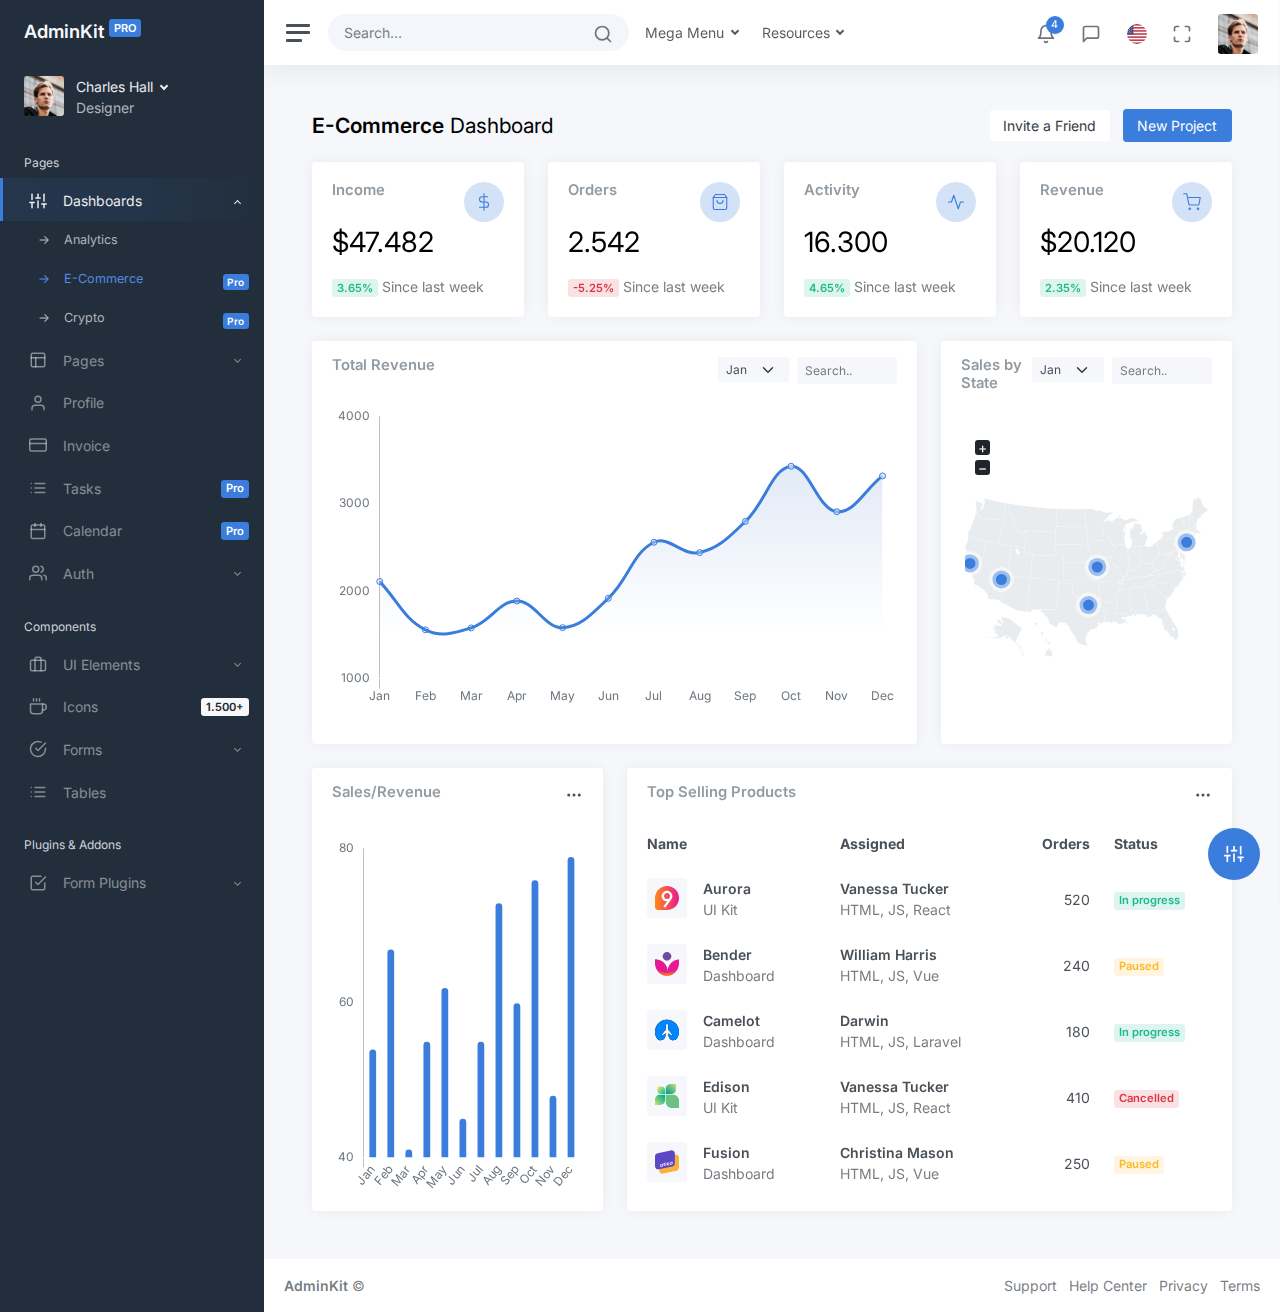
<file: resources/template/dashboard-ecommerce.html>
<!DOCTYPE html>
<html lang="en">


<!-- Mirrored from demo.adminkit.io/dashboard-ecommerce by HTTrack Website Copier/3.x [XR&CO'2014], Sat, 14 Oct 2023 08:48:46 GMT -->
<!-- Added by HTTrack --><meta http-equiv="content-type" content="text/html;charset=UTF-8" /><!-- /Added by HTTrack -->
<head>
	<meta charset="utf-8">
	<meta http-equiv="X-UA-Compatible" content="IE=edge">
	<meta name="viewport" content="width=device-width, initial-scale=1, shrink-to-fit=no">
	<meta name="description" content="Responsive Admin &amp; Dashboard Template based on Bootstrap 5">
	<meta name="author" content="AdminKit">
	<meta name="keywords" content="adminkit, bootstrap, bootstrap 5, admin, dashboard, template, responsive, css, sass, html, theme, front-end, ui kit, web">

	<link rel="preconnect" href="https://fonts.gstatic.com/">
	<link rel="shortcut icon" href="img/icons/icon-48x48.png" />

	<link rel="canonical" href="dashboard-ecommerce-2.html" />

	<title>E-Commerce Dashboard | AdminKit Demo</title>

	<link href="https://fonts.googleapis.com/css2?family=Inter:wght@300;400;600&amp;display=swap" rel="stylesheet">

	<!-- Choose your prefered color scheme -->
	<!-- <link href="css/light.css" rel="stylesheet"> -->
	<!-- <link href="css/dark.css" rel="stylesheet"> -->

	<!-- BEGIN SETTINGS -->
	<!-- Remove this after purchasing -->
	<link class="js-stylesheet" href="css/light.css" rel="stylesheet">
	<script src="js/settings.js"></script>
	<style>
		body {
			opacity: 0;
		}
	</style>
	<!-- END SETTINGS -->
<script async src="https://www.googletagmanager.com/gtag/js?id=UA-120946860-10"></script>
<script>
  window.dataLayer = window.dataLayer || [];
  function gtag(){dataLayer.push(arguments);}
  gtag('js', new Date());

  gtag('config', 'UA-120946860-10', { 'anonymize_ip': true });
</script></head>
<!--
  HOW TO USE: 
  data-theme: default (default), dark, light, colored
  data-layout: fluid (default), boxed
  data-sidebar-position: left (default), right
  data-sidebar-layout: default (default), compact
-->

<body data-theme="default" data-layout="fluid" data-sidebar-position="left" data-sidebar-layout="default">
	<div class="wrapper">
		<nav id="sidebar" class="sidebar js-sidebar">
			<div class="sidebar-content js-simplebar">
				<a class='sidebar-brand' href='index.html'>
					<span class="sidebar-brand-text align-middle">
						AdminKit
						<sup><small class="badge bg-primary text-uppercase">Pro</small></sup>
					</span>
					<svg class="sidebar-brand-icon align-middle" width="32px" height="32px" viewBox="0 0 24 24" fill="none" stroke="#FFFFFF" stroke-width="1.5"
						stroke-linecap="square" stroke-linejoin="miter" color="#FFFFFF" style="margin-left: -3px">
						<path d="M12 4L20 8.00004L12 12L4 8.00004L12 4Z"></path>
						<path d="M20 12L12 16L4 12"></path>
						<path d="M20 16L12 20L4 16"></path>
					</svg>
				</a>

				<div class="sidebar-user">
					<div class="d-flex justify-content-center">
						<div class="flex-shrink-0">
							<img src="img/avatars/avatar.jpg" class="avatar img-fluid rounded me-1" alt="Charles Hall" />
						</div>
						<div class="flex-grow-1 ps-2">
							<a class="sidebar-user-title dropdown-toggle" href="#" data-bs-toggle="dropdown">
								Charles Hall
							</a>
							<div class="dropdown-menu dropdown-menu-start">
								<a class='dropdown-item' href='pages-profile.html'><i class="align-middle me-1" data-feather="user"></i> Profile</a>
								<a class="dropdown-item" href="#"><i class="align-middle me-1" data-feather="pie-chart"></i> Analytics</a>
								<div class="dropdown-divider"></div>
								<a class='dropdown-item' href='pages-settings.html'><i class="align-middle me-1" data-feather="settings"></i> Settings &
									Privacy</a>
								<a class="dropdown-item" href="#"><i class="align-middle me-1" data-feather="help-circle"></i> Help Center</a>
								<div class="dropdown-divider"></div>
								<a class="dropdown-item" href="#">Log out</a>
							</div>

							<div class="sidebar-user-subtitle">Designer</div>
						</div>
					</div>
				</div>

				<ul class="sidebar-nav">
					<li class="sidebar-header">
						Pages
					</li>
					<li class="sidebar-item active">
						<a data-bs-target="#dashboards" data-bs-toggle="collapse" class="sidebar-link">
							<i class="align-middle" data-feather="sliders"></i> <span class="align-middle">Dashboards</span>
						</a>
						<ul id="dashboards" class="sidebar-dropdown list-unstyled collapse show" data-bs-parent="#sidebar">
							<li class="sidebar-item"><a class='sidebar-link' href='index.html'>Analytics</a></li>
							<li class="sidebar-item active"><a class='sidebar-link' href='dashboard-ecommerce.html'>E-Commerce <span
										class="sidebar-badge badge bg-primary">Pro</span></a></li>
							<li class="sidebar-item"><a class='sidebar-link' href='dashboard-crypto.html'>Crypto <span
										class="sidebar-badge badge bg-primary">Pro</span></a></li>
						</ul>
					</li>

					<li class="sidebar-item">
						<a data-bs-target="#pages" data-bs-toggle="collapse" class="sidebar-link collapsed">
							<i class="align-middle" data-feather="layout"></i> <span class="align-middle">Pages</span>
						</a>
						<ul id="pages" class="sidebar-dropdown list-unstyled collapse " data-bs-parent="#sidebar">
							<li class="sidebar-item"><a class='sidebar-link' href='pages-settings.html'>Settings</a></li>
							<li class="sidebar-item"><a class='sidebar-link' href='pages-projects.html'>Projects <span
										class="sidebar-badge badge bg-primary">Pro</span></a></li>
							<li class="sidebar-item"><a class='sidebar-link' href='pages-clients.html'>Clients <span
										class="sidebar-badge badge bg-primary">Pro</span></a></li>
							<li class="sidebar-item"><a class='sidebar-link' href='pages-orders.html'>Orders <span
										class="sidebar-badge badge bg-primary">Pro</span></a></li>
							<li class="sidebar-item"><a class='sidebar-link' href='pages-pricing.html'>Pricing <span
										class="sidebar-badge badge bg-primary">Pro</span></a></li>
							<li class="sidebar-item"><a class='sidebar-link' href='pages-chat.html'>Chat <span
										class="sidebar-badge badge bg-primary">Pro</span></a></li>
							<li class="sidebar-item"><a class='sidebar-link' href='pages-blank.html'>Blank Page</a></li>
						</ul>
					</li>

					<li class="sidebar-item">
						<a class='sidebar-link' href='pages-profile.html'>
							<i class="align-middle" data-feather="user"></i> <span class="align-middle">Profile</span>
						</a>
					</li>

					<li class="sidebar-item">
						<a class='sidebar-link' href='pages-invoice.html'>
							<i class="align-middle" data-feather="credit-card"></i> <span class="align-middle">Invoice</span>
						</a>
					</li>

					<li class="sidebar-item">
						<a class='sidebar-link' href='pages-tasks.html'>
							<i class="align-middle" data-feather="list"></i> <span class="align-middle">Tasks</span>
							<span class="sidebar-badge badge bg-primary">Pro</span>
						</a>
					</li>

					<li class="sidebar-item">
						<a class='sidebar-link' href='calendar.html'>
							<i class="align-middle" data-feather="calendar"></i> <span class="align-middle">Calendar</span>
							<span class="sidebar-badge badge bg-primary">Pro</span>
						</a>
					</li>

					<li class="sidebar-item">
						<a href="#auth" data-bs-toggle="collapse" class="sidebar-link collapsed">
							<i class="align-middle" data-feather="users"></i> <span class="align-middle">Auth</span>
						</a>
						<ul id="auth" class="sidebar-dropdown list-unstyled collapse " data-bs-parent="#sidebar">
							<li class="sidebar-item"><a class='sidebar-link' href='pages-sign-in.html'>Sign In</a></li>
							<li class="sidebar-item"><a class='sidebar-link' href='pages-sign-up.html'>Sign Up</a></li>
							<li class="sidebar-item"><a class='sidebar-link' href='pages-reset-password.html'>Reset Password <span
										class="sidebar-badge badge bg-primary">Pro</span></a></li>
							<li class="sidebar-item"><a class='sidebar-link' href='pages-404.html'>404 Page <span
										class="sidebar-badge badge bg-primary">Pro</span></a></li>
							<li class="sidebar-item"><a class='sidebar-link' href='pages-500.html'>500 Page <span
										class="sidebar-badge badge bg-primary">Pro</span></a></li>
						</ul>
					</li>

					<li class="sidebar-header">
						Components
					</li>
					<li class="sidebar-item">
						<a data-bs-target="#ui" data-bs-toggle="collapse" class="sidebar-link collapsed">
							<i class="align-middle" data-feather="briefcase"></i> <span class="align-middle">UI Elements</span>
						</a>
						<ul id="ui" class="sidebar-dropdown list-unstyled collapse " data-bs-parent="#sidebar">
							<li class="sidebar-item"><a class='sidebar-link' href='ui-alerts.html'>Alerts <span
										class="sidebar-badge badge bg-primary">Pro</span></a></a></li>
							<li class="sidebar-item"><a class='sidebar-link' href='ui-buttons.html'>Buttons</a></li>
							<li class="sidebar-item"><a class='sidebar-link' href='ui-cards.html'>Cards</a></li>
							<li class="sidebar-item"><a class='sidebar-link' href='ui-general.html'>General</a></li>
							<li class="sidebar-item"><a class='sidebar-link' href='ui-grid.html'>Grid</a></li>
							<li class="sidebar-item"><a class='sidebar-link' href='ui-modals.html'>Modals <span
										class="sidebar-badge badge bg-primary">Pro</span></a></li>
							<li class="sidebar-item"><a class='sidebar-link' href='ui-offcanvas.html'>Offcanvas <span
										class="sidebar-badge badge bg-primary">Pro</span></a></li>
							<li class="sidebar-item"><a class='sidebar-link' href='ui-placeholders.html'>Placeholders <span
										class="sidebar-badge badge bg-primary">Pro</span></a></li>
							<li class="sidebar-item"><a class='sidebar-link' href='ui-tabs.html'>Tabs <span
										class="sidebar-badge badge bg-primary">Pro</span></a></li>
							<li class="sidebar-item"><a class='sidebar-link' href='ui-typography.html'>Typography</a></li>
						</ul>
					</li>
					<li class="sidebar-item">
						<a data-bs-target="#icons" data-bs-toggle="collapse" class="sidebar-link collapsed">
							<i class="align-middle" data-feather="coffee"></i> <span class="align-middle">Icons</span>
							<span class="sidebar-badge badge bg-light">1.500+</span>
						</a>
						<ul id="icons" class="sidebar-dropdown list-unstyled collapse " data-bs-parent="#sidebar">
							<li class="sidebar-item"><a class='sidebar-link' href='icons-feather.html'>Feather</a></li>
							<li class="sidebar-item"><a class='sidebar-link' href='icons-font-awesome.html'>Font Awesome <span
										class="sidebar-badge badge bg-primary">Pro</span></a></li>
						</ul>
					</li>
					<li class="sidebar-item">
						<a data-bs-target="#forms" data-bs-toggle="collapse" class="sidebar-link collapsed">
							<i class="align-middle" data-feather="check-circle"></i> <span class="align-middle">Forms</span>
						</a>
						<ul id="forms" class="sidebar-dropdown list-unstyled collapse " data-bs-parent="#sidebar">
							<li class="sidebar-item"><a class='sidebar-link' href='forms-basic-inputs.html'>Basic Inputs</a></li>
							<li class="sidebar-item"><a class='sidebar-link' href='forms-layouts.html'>Form Layouts <span
										class="sidebar-badge badge bg-primary">Pro</span></a></li>
							<li class="sidebar-item"><a class='sidebar-link' href='forms-input-groups.html'>Input Groups <span
										class="sidebar-badge badge bg-primary">Pro</span></a></li>
						</ul>
					</li>
					<li class="sidebar-item">
						<a class='sidebar-link' href='tables-bootstrap.html'>
							<i class="align-middle" data-feather="list"></i> <span class="align-middle">Tables</span>
						</a>
					</li>

					<li class="sidebar-header">
						Plugins & Addons
					</li>
					<li class="sidebar-item">
						<a data-bs-target="#form-plugins" data-bs-toggle="collapse" class="sidebar-link collapsed">
							<i class="align-middle" data-feather="check-square"></i> <span class="align-middle">Form Plugins</span>
						</a>
						<ul id="form-plugins" class="sidebar-dropdown list-unstyled collapse " data-bs-parent="#sidebar">
							<li class="sidebar-item"><a class='sidebar-link' href='forms-advanced-inputs.html'>Advanced Inputs <span
										class="sidebar-badge badge bg-primary">Pro</span></a></li>
							<li class="sidebar-item"><a class='sidebar-link' href='forms-editors.html'>Editors <span
										class="sidebar-badge badge bg-primary">Pro</span></a></li>
							<li class="sidebar-item"><a class='sidebar-link' href='forms-validation.html'>Validation <span
										class="sidebar-badge badge bg-primary">Pro</span></a></li>
						</ul>
					</li>
					<li class="sidebar-item">
						<a data-bs-target="#datatables" data-bs-toggle="collapse" class="sidebar-link collapsed">
							<i class="align-middle" data-feather="list"></i> <span class="align-middle">DataTables</span>
						</a>
						<ul id="datatables" class="sidebar-dropdown list-unstyled collapse " data-bs-parent="#sidebar">
							<li class="sidebar-item"><a class='sidebar-link' href='tables-datatables-responsive.html'>Responsive Table <span
										class="sidebar-badge badge bg-primary">Pro</span></a></li>
							<li class="sidebar-item"><a class='sidebar-link' href='tables-datatables-buttons.html'>Table with Buttons <span
										class="sidebar-badge badge bg-primary">Pro</span></a></li>
							<li class="sidebar-item"><a class='sidebar-link' href='tables-datatables-column-search.html'>Column Search <span
										class="sidebar-badge badge bg-primary">Pro</span></a></li>
							<li class="sidebar-item"><a class='sidebar-link' href='tables-datatables-fixed-header.html'>Fixed Header <span
										class="sidebar-badge badge bg-primary">Pro</span></a></li>
							<li class="sidebar-item"><a class='sidebar-link' href='tables-datatables-multi.html'>Multi Selection <span
										class="sidebar-badge badge bg-primary">Pro</span></a></li>
							<li class="sidebar-item"><a class='sidebar-link' href='tables-datatables-ajax.html'>Ajax Sourced Data <span
										class="sidebar-badge badge bg-primary">Pro</span></a></li>
						</ul>
					</li>
					<li class="sidebar-item">
						<a data-bs-target="#charts" data-bs-toggle="collapse" class="sidebar-link collapsed">
							<i class="align-middle" data-feather="bar-chart-2"></i> <span class="align-middle">Charts</span>
						</a>
						<ul id="charts" class="sidebar-dropdown list-unstyled collapse " data-bs-parent="#sidebar">
							<li class="sidebar-item"><a class='sidebar-link' href='charts-chartjs.html'>Chart.js</a></li>
							<li class="sidebar-item"><a class='sidebar-link' href='charts-apexcharts.html'>ApexCharts <span
										class="sidebar-badge badge bg-primary">Pro</span></a></li>
						</ul>
					</li>
					<li class="sidebar-item">
						<a class='sidebar-link' href='notifications.html'>
							<i class="align-middle" data-feather="bell"></i> <span class="align-middle">Notifications</span>
							<span class="sidebar-badge badge bg-primary">Pro</span>
						</a>
					</li>
					<li class="sidebar-item">
						<a data-bs-target="#maps" data-bs-toggle="collapse" class="sidebar-link collapsed">
							<i class="align-middle" data-feather="map"></i> <span class="align-middle">Maps</span>
						</a>
						<ul id="maps" class="sidebar-dropdown list-unstyled collapse " data-bs-parent="#sidebar">
							<li class="sidebar-item"><a class='sidebar-link' href='maps-google.html'>Google Maps</a></li>
							<li class="sidebar-item"><a class='sidebar-link' href='maps-vector.html'>Vector Maps <span
										class="sidebar-badge badge bg-primary">Pro</span></a></li>
						</ul>
					</li>

					<li class="sidebar-item">
						<a data-bs-target="#multi" data-bs-toggle="collapse" class="sidebar-link collapsed">
							<i class="align-middle" data-feather="corner-right-down"></i> <span class="align-middle">Multi Level</span>
						</a>
						<ul id="multi" class="sidebar-dropdown list-unstyled collapse" data-bs-parent="#sidebar">
							<li class="sidebar-item">
								<a data-bs-target="#multi-2" data-bs-toggle="collapse" class="sidebar-link collapsed">Two Levels</a>
								<ul id="multi-2" class="sidebar-dropdown list-unstyled collapse">
									<li class="sidebar-item">
										<a class="sidebar-link" href="#">Item 1</a>
									</li>
									<li class="sidebar-item">
										<a class="sidebar-link" href="#">Item 2</a>
									</li>
								</ul>
							</li>
							<li class="sidebar-item">
								<a data-bs-target="#multi-3" data-bs-toggle="collapse" class="sidebar-link collapsed">Three Levels</a>
								<ul id="multi-3" class="sidebar-dropdown list-unstyled collapse">
									<li class="sidebar-item">
										<a data-bs-target="#multi-3-1" data-bs-toggle="collapse" class="sidebar-link collapsed">Item 1</a>
										<ul id="multi-3-1" class="sidebar-dropdown list-unstyled collapse">
											<li class="sidebar-item">
												<a class="sidebar-link" href="#">Item 1</a>
											</li>
											<li class="sidebar-item">
												<a class="sidebar-link" href="#">Item 2</a>
											</li>
										</ul>
									</li>
									<li class="sidebar-item">
										<a class="sidebar-link" href="#">Item 2</a>
									</li>
								</ul>
							</li>
						</ul>
					</li>
				</ul>

				<div class="sidebar-cta">
					<div class="sidebar-cta-content">
						<strong class="d-inline-block mb-2">Weekly Sales Report</strong>
						<div class="mb-3 text-sm">
							Your weekly sales report is ready for download!
						</div>

						<div class="d-grid">
							<a href="https://adminkit.io/" class="btn btn-outline-primary" target="_blank">Download</a>
						</div>
					</div>
				</div>
			</div>
		</nav>

		<div class="main">
			<nav class="navbar navbar-expand navbar-light navbar-bg">
				<a class="sidebar-toggle js-sidebar-toggle">
					<i class="hamburger align-self-center"></i>
				</a>

				<form class="d-none d-sm-inline-block">
					<div class="input-group input-group-navbar">
						<input type="text" class="form-control" placeholder="Search…" aria-label="Search">
						<button class="btn" type="button">
							<i class="align-middle" data-feather="search"></i>
						</button>
					</div>
				</form>

				<ul class="navbar-nav d-none d-lg-flex">
					<li class="nav-item px-2 dropdown">
						<a class="nav-link dropdown-toggle" href="#" id="megaDropdown" role="button" data-bs-toggle="dropdown" aria-haspopup="true"
							aria-expanded="false">
							Mega Menu
						</a>
						<div class="dropdown-menu dropdown-menu-start dropdown-mega" aria-labelledby="megaDropdown">
							<div class="d-md-flex align-items-start justify-content-start">
								<div class="dropdown-mega-list">
									<div class="dropdown-header">UI Elements</div>
									<a class="dropdown-item" href="#">Alerts</a>
									<a class="dropdown-item" href="#">Buttons</a>
									<a class="dropdown-item" href="#">Cards</a>
									<a class="dropdown-item" href="#">Carousel</a>
									<a class="dropdown-item" href="#">General</a>
									<a class="dropdown-item" href="#">Grid</a>
									<a class="dropdown-item" href="#">Modals</a>
									<a class="dropdown-item" href="#">Tabs</a>
									<a class="dropdown-item" href="#">Typography</a>
								</div>
								<div class="dropdown-mega-list">
									<div class="dropdown-header">Forms</div>
									<a class="dropdown-item" href="#">Layouts</a>
									<a class="dropdown-item" href="#">Basic Inputs</a>
									<a class="dropdown-item" href="#">Input Groups</a>
									<a class="dropdown-item" href="#">Advanced Inputs</a>
									<a class="dropdown-item" href="#">Editors</a>
									<a class="dropdown-item" href="#">Validation</a>
									<a class="dropdown-item" href="#">Wizard</a>
								</div>
								<div class="dropdown-mega-list">
									<div class="dropdown-header">Tables</div>
									<a class="dropdown-item" href="#">Basic Tables</a>
									<a class="dropdown-item" href="#">Responsive Table</a>
									<a class="dropdown-item" href="#">Table with Buttons</a>
									<a class="dropdown-item" href="#">Column Search</a>
									<a class="dropdown-item" href="#">Muulti Selection</a>
									<a class="dropdown-item" href="#">Ajax Sourced Data</a>
								</div>
							</div>
						</div>
					</li>

					<li class="nav-item dropdown">
						<a class="nav-link dropdown-toggle" href="#" id="resourcesDropdown" role="button" data-bs-toggle="dropdown" aria-haspopup="true"
							aria-expanded="false">
							Resources
						</a>
						<div class="dropdown-menu" aria-labelledby="resourcesDropdown">
							<a class="dropdown-item" href="https://adminkit.io/" target="_blank"><i class="align-middle me-1" data-feather="home"></i>
								Homepage</a>
							<a class="dropdown-item" href="https://adminkit.io/docs/" target="_blank"><i class="align-middle me-1" data-feather="book-open"></i>
								Documentation</a>
							<a class="dropdown-item" href="https://adminkit.io/docs/getting-started/changelog/" target="_blank"><i class="align-middle me-1"
									data-feather="edit"></i> Changelog</a>
						</div>
					</li>
				</ul>

				<div class="navbar-collapse collapse">
					<ul class="navbar-nav navbar-align">
						<li class="nav-item dropdown">
							<a class="nav-icon dropdown-toggle" href="#" id="alertsDropdown" data-bs-toggle="dropdown">
								<div class="position-relative">
									<i class="align-middle" data-feather="bell"></i>
									<span class="indicator">4</span>
								</div>
							</a>
							<div class="dropdown-menu dropdown-menu-lg dropdown-menu-end py-0" aria-labelledby="alertsDropdown">
								<div class="dropdown-menu-header">
									4 New Notifications
								</div>
								<div class="list-group">
									<a href="#" class="list-group-item">
										<div class="row g-0 align-items-center">
											<div class="col-2">
												<i class="text-danger" data-feather="alert-circle"></i>
											</div>
											<div class="col-10">
												<div class="text-dark">Update completed</div>
												<div class="text-muted small mt-1">Restart server 12 to complete the update.</div>
												<div class="text-muted small mt-1">30m ago</div>
											</div>
										</div>
									</a>
									<a href="#" class="list-group-item">
										<div class="row g-0 align-items-center">
											<div class="col-2">
												<i class="text-warning" data-feather="bell"></i>
											</div>
											<div class="col-10">
												<div class="text-dark">Lorem ipsum</div>
												<div class="text-muted small mt-1">Aliquam ex eros, imperdiet vulputate hendrerit et.</div>
												<div class="text-muted small mt-1">2h ago</div>
											</div>
										</div>
									</a>
									<a href="#" class="list-group-item">
										<div class="row g-0 align-items-center">
											<div class="col-2">
												<i class="text-primary" data-feather="home"></i>
											</div>
											<div class="col-10">
												<div class="text-dark">Login from 192.186.1.8</div>
												<div class="text-muted small mt-1">5h ago</div>
											</div>
										</div>
									</a>
									<a href="#" class="list-group-item">
										<div class="row g-0 align-items-center">
											<div class="col-2">
												<i class="text-success" data-feather="user-plus"></i>
											</div>
											<div class="col-10">
												<div class="text-dark">New connection</div>
												<div class="text-muted small mt-1">Christina accepted your request.</div>
												<div class="text-muted small mt-1">14h ago</div>
											</div>
										</div>
									</a>
								</div>
								<div class="dropdown-menu-footer">
									<a href="#" class="text-muted">Show all notifications</a>
								</div>
							</div>
						</li>
						<li class="nav-item dropdown">
							<a class="nav-icon dropdown-toggle" href="#" id="messagesDropdown" data-bs-toggle="dropdown">
								<div class="position-relative">
									<i class="align-middle" data-feather="message-square"></i>
								</div>
							</a>
							<div class="dropdown-menu dropdown-menu-lg dropdown-menu-end py-0" aria-labelledby="messagesDropdown">
								<div class="dropdown-menu-header">
									<div class="position-relative">
										4 New Messages
									</div>
								</div>
								<div class="list-group">
									<a href="#" class="list-group-item">
										<div class="row g-0 align-items-center">
											<div class="col-2">
												<img src="img/avatars/avatar-5.jpg" class="avatar img-fluid rounded-circle" alt="Vanessa Tucker">
											</div>
											<div class="col-10 ps-2">
												<div class="text-dark">Vanessa Tucker</div>
												<div class="text-muted small mt-1">Nam pretium turpis et arcu. Duis arcu tortor.</div>
												<div class="text-muted small mt-1">15m ago</div>
											</div>
										</div>
									</a>
									<a href="#" class="list-group-item">
										<div class="row g-0 align-items-center">
											<div class="col-2">
												<img src="img/avatars/avatar-2.jpg" class="avatar img-fluid rounded-circle" alt="William Harris">
											</div>
											<div class="col-10 ps-2">
												<div class="text-dark">William Harris</div>
												<div class="text-muted small mt-1">Curabitur ligula sapien euismod vitae.</div>
												<div class="text-muted small mt-1">2h ago</div>
											</div>
										</div>
									</a>
									<a href="#" class="list-group-item">
										<div class="row g-0 align-items-center">
											<div class="col-2">
												<img src="img/avatars/avatar-4.jpg" class="avatar img-fluid rounded-circle" alt="Christina Mason">
											</div>
											<div class="col-10 ps-2">
												<div class="text-dark">Christina Mason</div>
												<div class="text-muted small mt-1">Pellentesque auctor neque nec urna.</div>
												<div class="text-muted small mt-1">4h ago</div>
											</div>
										</div>
									</a>
									<a href="#" class="list-group-item">
										<div class="row g-0 align-items-center">
											<div class="col-2">
												<img src="img/avatars/avatar-3.jpg" class="avatar img-fluid rounded-circle" alt="Sharon Lessman">
											</div>
											<div class="col-10 ps-2">
												<div class="text-dark">Sharon Lessman</div>
												<div class="text-muted small mt-1">Aenean tellus metus, bibendum sed, posuere ac, mattis non.</div>
												<div class="text-muted small mt-1">5h ago</div>
											</div>
										</div>
									</a>
								</div>
								<div class="dropdown-menu-footer">
									<a href="#" class="text-muted">Show all messages</a>
								</div>
							</div>
						</li>
						<li class="nav-item dropdown">
							<a class="nav-flag dropdown-toggle" href="#" id="languageDropdown" data-bs-toggle="dropdown">
								<img src="img/flags/us.png" alt="English" />
							</a>
							<div class="dropdown-menu dropdown-menu-end" aria-labelledby="languageDropdown">
								<a class="dropdown-item" href="#">
									<img src="img/flags/us.png" alt="English" width="20" class="align-middle me-1" />
									<span class="align-middle">English</span>
								</a>
								<a class="dropdown-item" href="#">
									<img src="img/flags/es.png" alt="Spanish" width="20" class="align-middle me-1" />
									<span class="align-middle">Spanish</span>
								</a>
								<a class="dropdown-item" href="#">
									<img src="img/flags/ru.png" alt="Russian" width="20" class="align-middle me-1" />
									<span class="align-middle">Russian</span>
								</a>
								<a class="dropdown-item" href="#">
									<img src="img/flags/de.png" alt="German" width="20" class="align-middle me-1" />
									<span class="align-middle">German</span>
								</a>
							</div>
						</li>
						<li class="nav-item">
							<a class="nav-icon js-fullscreen d-none d-lg-block" href="#">
								<div class="position-relative">
									<i class="align-middle" data-feather="maximize"></i>
								</div>
							</a>
						</li>
						<li class="nav-item dropdown">
							<a class="nav-icon pe-md-0 dropdown-toggle" href="#" data-bs-toggle="dropdown">
								<img src="img/avatars/avatar.jpg" class="avatar img-fluid rounded" alt="Charles Hall" />
							</a>
							<div class="dropdown-menu dropdown-menu-end">
								<a class='dropdown-item' href='pages-profile.html'><i class="align-middle me-1" data-feather="user"></i> Profile</a>
								<a class="dropdown-item" href="#"><i class="align-middle me-1" data-feather="pie-chart"></i> Analytics</a>
								<div class="dropdown-divider"></div>
								<a class='dropdown-item' href='pages-settings.html'><i class="align-middle me-1" data-feather="settings"></i> Settings &
									Privacy</a>
								<a class="dropdown-item" href="#"><i class="align-middle me-1" data-feather="help-circle"></i> Help Center</a>
								<div class="dropdown-divider"></div>
								<a class="dropdown-item" href="#">Log out</a>
							</div>
						</li>
					</ul>
				</div>
			</nav>

			<main class="content">
				<div class="container-fluid p-0">

					<div class="row mb-2 mb-xl-3">
						<div class="col-auto d-none d-sm-block">
							<h3><strong>E-Commerce</strong> Dashboard</h3>
						</div>

						<div class="col-auto ms-auto text-end mt-n1">
							<a href="#" class="btn btn-light bg-white me-2">Invite a Friend</a>
							<a href="#" class="btn btn-primary">New Project</a>
						</div>
					</div>
					<div class="row">
						<div class="col-sm-6 col-xl-3">
							<div class="card">
								<div class="card-body">
									<div class="row">
										<div class="col mt-0">
											<h5 class="card-title">Income</h5>
										</div>

										<div class="col-auto">
											<div class="stat text-primary">
												<i class="align-middle" data-feather="dollar-sign"></i>
											</div>
										</div>
									</div>
									<h1 class="mt-1 mb-3">$47.482</h1>
									<div class="mb-0">
										<span class="badge badge-success-light"> <i class="mdi mdi-arrow-bottom-right"></i> 3.65% </span>
										<span class="text-muted">Since last week</span>
									</div>
								</div>
							</div>
						</div>
						<div class="col-sm-6 col-xl-3">
							<div class="card">
								<div class="card-body">
									<div class="row">
										<div class="col mt-0">
											<h5 class="card-title">Orders</h5>
										</div>

										<div class="col-auto">
											<div class="stat text-primary">
												<i class="align-middle" data-feather="shopping-bag"></i>
											</div>
										</div>
									</div>
									<h1 class="mt-1 mb-3">2.542</h1>
									<div class="mb-0">
										<span class="badge badge-danger-light"> <i class="mdi mdi-arrow-bottom-right"></i> -5.25% </span>
										<span class="text-muted">Since last week</span>
									</div>
								</div>
							</div>
						</div>
						<div class="col-sm-6 col-xl-3">
							<div class="card">
								<div class="card-body">
									<div class="row">
										<div class="col mt-0">
											<h5 class="card-title">Activity</h5>
										</div>

										<div class="col-auto">
											<div class="stat text-primary">
												<i class="align-middle" data-feather="activity"></i>
											</div>
										</div>
									</div>
									<h1 class="mt-1 mb-3">16.300</h1>
									<div class="mb-0">
										<span class="badge badge-success-light"> <i class="mdi mdi-arrow-bottom-right"></i> 4.65% </span>
										<span class="text-muted">Since last week</span>
									</div>
								</div>
							</div>
						</div>
						<div class="col-sm-6 col-xl-3">
							<div class="card">
								<div class="card-body">
									<div class="row">
										<div class="col mt-0">
											<h5 class="card-title">Revenue</h5>
										</div>

										<div class="col-auto">
											<div class="stat text-primary">
												<i class="align-middle" data-feather="shopping-cart"></i>
											</div>
										</div>
									</div>
									<h1 class="mt-1 mb-3">$20.120</h1>
									<div class="mb-0">
										<span class="badge badge-success-light"> <i class="mdi mdi-arrow-bottom-right"></i> 2.35% </span>
										<span class="text-muted">Since last week</span>
									</div>
								</div>
							</div>
						</div>
					</div>

					<div class="row">
						<div class="col-12 col-lg-8 d-flex">
							<div class="card flex-fill w-100">
								<div class="card-header">
									<div class="float-end">
										<form class="row g-2">
											<div class="col-auto">
												<select class="form-select form-select-sm bg-light border-0">
													<option>Jan</option>
													<option value="1">Feb</option>
													<option value="2">Mar</option>
													<option value="3">Apr</option>
												</select>
											</div>
											<div class="col-auto">
												<input type="text" class="form-control form-control-sm bg-light rounded-2 border-0" style="width: 100px;"
													placeholder="Search..">
											</div>
										</form>
									</div>
									<h5 class="card-title mb-0">Total Revenue</h5>
								</div>
								<div class="card-body pt-2 pb-3">
									<div class="chart chart-md">
										<canvas id="chartjs-dashboard-line"></canvas>
									</div>
								</div>
							</div>
						</div>
						<div class="col-12 col-lg-4 d-flex">
							<div class="card flex-fill w-100">
								<div class="card-header">
									<div class="float-end">
										<form class="row g-2">
											<div class="col-auto">
												<select class="form-select form-select-sm bg-light border-0">
													<option>Jan</option>
													<option value="1">Feb</option>
													<option value="2">Mar</option>
													<option value="3">Apr</option>
												</select>
											</div>
											<div class="col-auto">
												<input type="text" class="form-control form-control-sm bg-light rounded-2 border-0" style="width: 100px;"
													placeholder="Search..">
											</div>
										</form>
									</div>
									<h5 class="card-title mb-0">Sales by State</h5>
								</div>
								<div class="card-body px-4">
									<div id="usa_map" style="height:294px;"></div>
								</div>
							</div>
						</div>
					</div>

					<div class="row">
						<div class="col-12 col-lg-4 col-xxl-3 d-flex">
							<div class="card flex-fill w-100">
								<div class="card-header">
									<div class="card-actions float-end">
										<div class="dropdown position-relative">
											<a href="#" data-bs-toggle="dropdown" data-bs-display="static">
												<i class="align-middle" data-feather="more-horizontal"></i>
											</a>

											<div class="dropdown-menu dropdown-menu-end">
												<a class="dropdown-item" href="#">Action</a>
												<a class="dropdown-item" href="#">Another action</a>
												<a class="dropdown-item" href="#">Something else here</a>
											</div>
										</div>
									</div>
									<h5 class="card-title mb-0">Sales/Revenue</h5>
								</div>
								<div class="card-body d-flex w-100">
									<div class="align-self-center chart chart-lg">
										<canvas id="chartjs-dashboard-bar"></canvas>
									</div>
								</div>
							</div>
						</div>
						<div class="col-12 col-lg-8 col-xxl-9 d-flex">
							<div class="card flex-fill">
								<div class="card-header">
									<div class="card-actions float-end">
										<div class="dropdown position-relative">
											<a href="#" data-bs-toggle="dropdown" data-bs-display="static">
												<i class="align-middle" data-feather="more-horizontal"></i>
											</a>

											<div class="dropdown-menu dropdown-menu-end">
												<a class="dropdown-item" href="#">Action</a>
												<a class="dropdown-item" href="#">Another action</a>
												<a class="dropdown-item" href="#">Something else here</a>
											</div>
										</div>
									</div>
									<h5 class="card-title mb-0">Top Selling Products</h5>
								</div>
								<table class="table table-borderless my-0">
									<thead>
										<tr>
											<th>Name</th>
											<th class="d-none d-xxl-table-cell">Company</th>
											<th class="d-none d-xl-table-cell">Assigned</th>
											<th class="d-none d-xl-table-cell text-end">Orders</th>
											<th>Status</th>
										</tr>
									</thead>
									<tbody>
										<tr>
											<td>
												<div class="d-flex">
													<div class="flex-shrink-0">
														<div class="bg-light rounded-2">
															<img class="p-2" src="img/icons/brand-4.svg">
														</div>
													</div>
													<div class="flex-grow-1 ms-3">
														<strong>Aurora</strong>
														<div class="text-muted">
															UI Kit
														</div>
													</div>
												</div>
											</td>
											<td class="d-none d-xxl-table-cell">
												<strong>Lechters</strong>
												<div class="text-muted">
													Real Estate
												</div>
											</td>
											<td class="d-none d-xl-table-cell">
												<strong>Vanessa Tucker</strong>
												<div class="text-muted">
													HTML, JS, React
												</div>
											</td>
											<td class="d-none d-xl-table-cell text-end">
												520
											</td>
											<td>
												<span class="badge badge-success-light">In progress</span>
											</td>
										</tr>
										<tr>
											<td>
												<div class="d-flex">
													<div class="flex-shrink-0">
														<div class="bg-light rounded-2">
															<img class="p-2" src="img/icons/brand-1.svg">
														</div>
													</div>
													<div class="flex-grow-1 ms-3">
														<strong>Bender</strong>
														<div class="text-muted">
															Dashboard
														</div>
													</div>
												</div>
											</td>
											<td class="d-none d-xxl-table-cell">
												<strong>Cellophane Transportation</strong>
												<div class="text-muted">
													Transportation
												</div>
											</td>
											<td class="d-none d-xl-table-cell">
												<strong>William Harris</strong>
												<div class="text-muted">
													HTML, JS, Vue
												</div>
											</td>
											<td class="d-none d-xl-table-cell text-end">
												240
											</td>
											<td>
												<span class="badge badge-warning-light">Paused</span>
											</td>
										</tr>
										<tr>
											<td>
												<div class="d-flex">
													<div class="flex-shrink-0">
														<div class="bg-light rounded-2">
															<img class="p-2" src="img/icons/brand-5.svg">
														</div>
													</div>
													<div class="flex-grow-1 ms-3">
														<strong>Camelot</strong>
														<div class="text-muted">
															Dashboard
														</div>
													</div>
												</div>
											</td>
											<td class="d-none d-xxl-table-cell">
												<strong>Clemens</strong>
												<div class="text-muted">
													Insurance
												</div>
											</td>
											<td class="d-none d-xl-table-cell">
												<strong>Darwin</strong>
												<div class="text-muted">
													HTML, JS, Laravel
												</div>
											</td>
											<td class="d-none d-xl-table-cell text-end">
												180
											</td>
											<td>
												<span class="badge badge-success-light">In progress</span>
											</td>
										</tr>
										<tr>
											<td>
												<div class="d-flex">
													<div class="flex-shrink-0">
														<div class="bg-light rounded-2">
															<img class="p-2" src="img/icons/brand-2.svg">
														</div>
													</div>
													<div class="flex-grow-1 ms-3">
														<strong>Edison</strong>
														<div class="text-muted">
															UI Kit
														</div>
													</div>
												</div>
											</td>
											<td class="d-none d-xxl-table-cell">
												<strong>Affinity Investment Group</strong>
												<div class="text-muted">
													Finance
												</div>
											</td>
											<td class="d-none d-xl-table-cell">
												<strong>Vanessa Tucker</strong>
												<div class="text-muted">
													HTML, JS, React
												</div>
											</td>
											<td class="d-none d-xl-table-cell text-end">
												410
											</td>
											<td>
												<span class="badge badge-danger-light">Cancelled</span>
											</td>
										</tr>
										<tr>
											<td>
												<div class="d-flex">
													<div class="flex-shrink-0">
														<div class="bg-light rounded-2">
															<img class="p-2" src="img/icons/brand-3.svg">
														</div>
													</div>
													<div class="flex-grow-1 ms-3">
														<strong>Fusion</strong>
														<div class="text-muted">
															Dashboard
														</div>
													</div>
												</div>
											</td>
											<td class="d-none d-xxl-table-cell">
												<strong>Konsili</strong>
												<div class="text-muted">
													Retail
												</div>
											</td>
											<td class="d-none d-xl-table-cell">
												<strong>Christina Mason</strong>
												<div class="text-muted">
													HTML, JS, Vue
												</div>
											</td>
											<td class="d-none d-xl-table-cell text-end">
												250
											</td>
											<td>
												<span class="badge badge-warning-light">Paused</span>
											</td>
										</tr>
									</tbody>
								</table>
							</div>
						</div>
					</div>

				</div>
			</main>

			<footer class="footer">
				<div class="container-fluid">
					<div class="row text-muted">
						<div class="col-6 text-start">
							<p class="mb-0">
								<a href="https://adminkit.io/" target="_blank" class="text-muted"><strong>AdminKit</strong></a> &copy;
							</p>
						</div>
						<div class="col-6 text-end">
							<ul class="list-inline">
								<li class="list-inline-item">
									<a class="text-muted" href="#">Support</a>
								</li>
								<li class="list-inline-item">
									<a class="text-muted" href="#">Help Center</a>
								</li>
								<li class="list-inline-item">
									<a class="text-muted" href="#">Privacy</a>
								</li>
								<li class="list-inline-item">
									<a class="text-muted" href="#">Terms</a>
								</li>
							</ul>
						</div>
					</div>
				</div>
			</footer>
		</div>
	</div>

	<script src="js/app.js"></script>

	<script>
		document.addEventListener("DOMContentLoaded", function() {
			var ctx = document.getElementById("chartjs-dashboard-line").getContext("2d");
			var gradientLight = ctx.createLinearGradient(0, 0, 0, 225);
			gradientLight.addColorStop(0, "rgba(215, 227, 244, 1)");
			gradientLight.addColorStop(1, "rgba(215, 227, 244, 0)");
			var gradientDark = ctx.createLinearGradient(0, 0, 0, 225);
			gradientDark.addColorStop(0, "rgba(51, 66, 84, 1)");
			gradientDark.addColorStop(1, "rgba(51, 66, 84, 0)");
			// Line chart
			new Chart(document.getElementById("chartjs-dashboard-line"), {
				type: "line",
				data: {
					labels: ["Jan", "Feb", "Mar", "Apr", "May", "Jun", "Jul", "Aug", "Sep", "Oct", "Nov", "Dec"],
					datasets: [{
						label: "Sales ($)",
						fill: true,
						backgroundColor: window.theme.id === "light" ? gradientLight : gradientDark,
						borderColor: window.theme.primary,
						data: [
							2115,
							1562,
							1584,
							1892,
							1587,
							1923,
							2566,
							2448,
							2805,
							3438,
							2917,
							3327
						]
					}]
				},
				options: {
					maintainAspectRatio: false,
					legend: {
						display: false
					},
					tooltips: {
						intersect: false
					},
					hover: {
						intersect: true
					},
					plugins: {
						filler: {
							propagate: false
						}
					},
					scales: {
						xAxes: [{
							reverse: true,
							gridLines: {
								color: "rgba(0,0,0,0.0)"
							}
						}],
						yAxes: [{
							ticks: {
								stepSize: 1000
							},
							display: true,
							borderDash: [3, 3],
							gridLines: {
								color: "rgba(0,0,0,0.0)",
								fontColor: "#fff"
							}
						}]
					}
				}
			});
		});
	</script>
	<script>
		document.addEventListener("DOMContentLoaded", function() {
			// Bar chart
			new Chart(document.getElementById("chartjs-dashboard-bar"), {
				type: "bar",
				data: {
					labels: ["Jan", "Feb", "Mar", "Apr", "May", "Jun", "Jul", "Aug", "Sep", "Oct", "Nov", "Dec"],
					datasets: [{
						label: "This year",
						backgroundColor: window.theme.primary,
						borderColor: window.theme.primary,
						hoverBackgroundColor: window.theme.primary,
						hoverBorderColor: window.theme.primary,
						data: [54, 67, 41, 55, 62, 45, 55, 73, 60, 76, 48, 79],
						barPercentage: .75,
						categoryPercentage: .5
					}]
				},
				options: {
					maintainAspectRatio: false,
					legend: {
						display: false
					},
					scales: {
						yAxes: [{
							gridLines: {
								display: false
							},
							stacked: false,
							ticks: {
								stepSize: 20
							}
						}],
						xAxes: [{
							stacked: false,
							gridLines: {
								color: "transparent"
							}
						}]
					}
				}
			});
		});
	</script>
	<script>
		document.addEventListener("DOMContentLoaded", function() {
			var markers = [{
					coords: [37.77, -122.41],
					name: "San Francisco: 375"
				},
				{
					coords: [40.71, -74.00],
					name: "New York: 350"
				},
				{
					coords: [39.09, -94.57],
					name: "Kansas City: 250"
				},
				{
					coords: [36.16, -115.13],
					name: "Las Vegas: 275"
				},
				{
					coords: [32.77, -96.79],
					name: "Dallas: 225"
				}
			];
			var map = new jsVectorMap({
				map: "us_aea_en",
				selector: "#usa_map",
				zoomButtons: true,
				markers: markers,
				markerStyle: {
					initial: {
						r: 9,
						stroke: window.theme.white,
						strokeWidth: 7,
						stokeOpacity: .4,
						fill: window.theme.primary
					},
					hover: {
						fill: window.theme.primary,
						stroke: window.theme.primary
					}
				},
				regionStyle: {
					initial: {
						fill: window.theme["gray-200"]
					}
				},
				zoomOnScroll: false
			});
			window.addEventListener("resize", () => {
				map.updateSize();
			});
			setTimeout(function() {
				map.updateSize();
			}, 250);
		});
	</script>

<script>
  document.addEventListener("DOMContentLoaded", function(event) { 
    setTimeout(function(){
      if(localStorage.getItem('popState') !== 'shown'){
        window.notyf.open({
          type: "success",
          message: "Get access to all 500+ components and 45+ pages with AdminKit PRO. <u><a class=\"text-white\" href=\"https://adminkit.io/pricing\" target=\"_blank\">More info</a></u> 🚀",
          duration: 10000,
          ripple: true,
          dismissible: false,
          position: {
            x: "left",
            y: "bottom"
          }
        });

        localStorage.setItem('popState','shown');
      }
    }, 15000);
  });
</script></body>


<!-- Mirrored from demo.adminkit.io/dashboard-ecommerce by HTTrack Website Copier/3.x [XR&CO'2014], Sat, 14 Oct 2023 08:48:47 GMT -->
</html>
</file>
